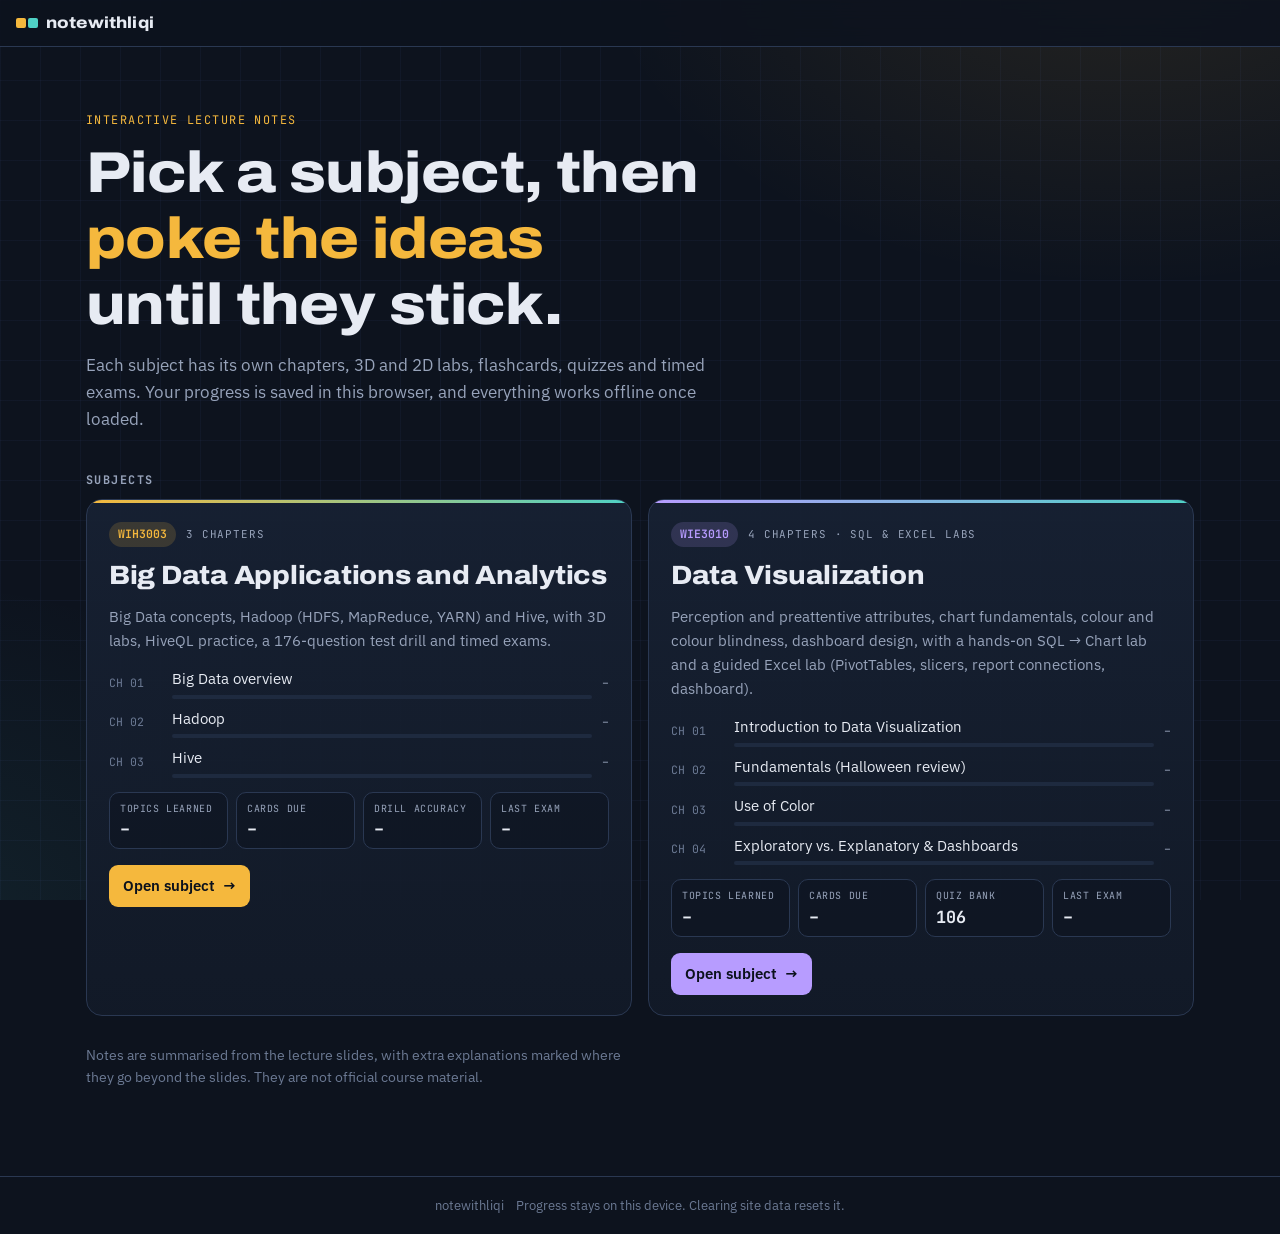
<file: index.html>
<!doctype html>
<html lang="en">
<head>
<meta charset="utf-8">
<meta name="viewport" content="width=device-width, initial-scale=1, viewport-fit=cover">
<title>notewithliqi</title>
<meta name="description" content="notewithliqi: interactive revision notes for university subjects, with 3D labs, flashcards, quizzes and timed exams. Works offline.">
<meta name="theme-color" content="#0D131E">
<meta name="color-scheme" content="dark">
<meta property="og:type" content="website">
<meta property="og:title" content="notewithliqi">
<meta property="og:description" content="Interactive revision notes with 3D labs, flashcards, quizzes and timed exams.">
<link rel="icon" href="icons/icon-192.png" type="image/png">
<link rel="apple-touch-icon" href="icons/apple-touch-icon.png">
<link rel="manifest" href="manifest.webmanifest">
<meta name="apple-mobile-web-app-capable" content="yes">
<meta name="apple-mobile-web-app-title" content="notewithliqi">
<script>
/* Runs first. 1) An old offline copy of this site (before subjects had their own folders) answers every address
   with this page; if that happened, clear it and load the real page. 2) Old links such as /#ch2 now live under /big-data/. */
(function(){var ids=["big-data", "data-viz"],p=location.pathname,stale=false;for(var i=0;i<ids.length;i++){if(p.indexOf("/"+ids[i]+"/")>=0)stale=true}
 if(stale){var done=false;try{done=sessionStorage.getItem("nlq-fix")==="1";sessionStorage.setItem("nlq-fix","1")}catch(e){}
  if(!done){var go=function(){location.reload()};if(navigator.serviceWorker&&navigator.serviceWorker.getRegistrations){navigator.serviceWorker.getRegistrations().then(function(rs){return Promise.all(rs.map(function(r){return r.update().catch(function(){}).then(function(){return r.unregister()})}))}).then(go,go)}else go()}
  return}
 var fwd=function(){var h=location.hash;if(h&&h.length>1)location.replace("big-data/"+h)};fwd();window.addEventListener("hashchange",fwd)})();
</script>
<link rel="preconnect" href="https://fonts.googleapis.com">
<link rel="preconnect" href="https://fonts.gstatic.com" crossorigin>
<link rel="stylesheet" href="https://fonts.googleapis.com/css2?family=Archivo:wdth,wght@62..125,400..800&family=IBM+Plex+Sans:wght@400;500;600&family=JetBrains+Mono:wght@400;600&display=swap">
<link rel="stylesheet" href="shared/core.css">
<style>
/* hub only: the subject picker */
body{min-height:100vh;display:flex;flex-direction:column;
 background:
  radial-gradient(60vmax 40vmax at 88% -8%,#F5B83D1c,transparent 70%),
  radial-gradient(50vmax 40vmax at -6% 104%,#4FD1C514,transparent 70%),
  linear-gradient(#7C98FF0b 1px,transparent 1px) 0 0/40px 40px,
  linear-gradient(90deg,#7C98FF0b 1px,transparent 1px) 0 0/40px 40px,
  var(--bg);background-attachment:fixed}
.hub-top .wrap{justify-content:space-between}
.hub-top .brand{font-size:1rem;letter-spacing:.01em}
.hub-top .acts{display:flex;align-items:center;gap:10px}
.hub-main{flex:1;padding:clamp(28px,6vw,64px) 0 48px}
.hub-eyebrow{font-family:var(--f-mono);font-size:.74rem;text-transform:uppercase;letter-spacing:.12em;color:var(--amber)}
.hub-h1{font-size:clamp(2.1rem,5.4vw,3.6rem);font-weight:800;font-stretch:112%;margin-top:10px;max-width:18ch}
.hub-h1 em{font-style:normal;color:var(--amber)}
.hub-lede{color:var(--muted);font-size:1.06rem;max-width:62ch;margin-top:14px}
.today{display:flex;flex-wrap:wrap;gap:10px;margin-top:26px}
.today a,.today div{display:flex;align-items:center;gap:12px;padding:12px 16px;border:1px solid var(--line);border-radius:12px;background:color-mix(in srgb,var(--surface) 82%,transparent);color:var(--fg);text-decoration:none;min-width:0}
.today a:hover{border-color:var(--amber)}
.today .k{display:block;font-family:var(--f-mono);font-size:.68rem;text-transform:uppercase;letter-spacing:.08em;color:var(--muted)}
.today b{display:block;font-family:var(--f-display);font-weight:700}
.today small{color:var(--muted);display:block;white-space:nowrap;overflow:hidden;text-overflow:ellipsis;max-width:46ch}
.today .num{font:700 1.4rem var(--f-mono);color:var(--teal);font-variant-numeric:tabular-nums}
.subj-h{font-family:var(--f-mono);font-size:.74rem;text-transform:uppercase;letter-spacing:.12em;color:var(--muted);margin:40px 0 12px}
.subjects{display:grid;grid-template-columns:repeat(auto-fill,minmax(min(100%,420px),1fr));gap:16px}
.sc{position:relative;display:flex;flex-direction:column;gap:14px;padding:22px 22px 20px;border:1px solid var(--line);border-radius:16px;background:linear-gradient(180deg,color-mix(in srgb,var(--surface) 92%,transparent),color-mix(in srgb,var(--bg-2) 92%,transparent));overflow:hidden}
.sc::before{content:"";position:absolute;inset:0 0 auto;height:3px;background:linear-gradient(90deg,var(--a1),var(--a2))}
.sc.live:hover{border-color:color-mix(in srgb,var(--a1) 60%,var(--line))}
.sc .row{display:flex;align-items:center;gap:10px;flex-wrap:wrap}
.sc .code{font-family:var(--f-mono);font-size:.72rem;padding:3px 9px;border-radius:999px;background:color-mix(in srgb,var(--a1) 16%,transparent);color:var(--a1);font-weight:600}
.sc .st{font-family:var(--f-mono);font-size:.68rem;text-transform:uppercase;letter-spacing:.08em;color:var(--muted)}
.sc h2{font-size:clamp(1.35rem,2.6vw,1.65rem);font-weight:800;font-stretch:108%}
.sc h2 a{color:inherit;text-decoration:none}
.sc h2 a::after{content:"";position:absolute;inset:0;z-index:0}
.sc p{color:var(--muted)}
.sc .chs{display:grid;gap:8px;margin:0;padding:0;list-style:none}
.sc .chs li{display:grid;grid-template-columns:3.6em 1fr auto;gap:10px;align-items:center;font-size:.92rem}
.sc .chs .n{font-family:var(--f-mono);font-size:.72rem;color:var(--dim)}
.sc .chs .t{display:grid;gap:4px;min-width:0}
.sc .chs .t span{white-space:nowrap;overflow:hidden;text-overflow:ellipsis}
.sc .chs .bar{height:4px;border-radius:2px;background:var(--surface-2);overflow:hidden}
.sc .chs .bar i{display:block;height:100%;width:0;background:var(--a2);transition:width .5s}
.sc .chs .v{font-family:var(--f-mono);font-size:.72rem;color:var(--muted);font-variant-numeric:tabular-nums}
.sc .stats{display:grid;grid-template-columns:repeat(4,minmax(0,1fr));gap:8px}
.sc .stats div{border:1px solid var(--line);border-radius:10px;padding:8px 10px;background:color-mix(in srgb,var(--bg) 50%,transparent)}
.sc .stats span{display:block;font-family:var(--f-mono);font-size:.62rem;text-transform:uppercase;letter-spacing:.06em;color:var(--muted)}
.sc .stats b{display:block;font:700 1.05rem var(--f-mono);font-variant-numeric:tabular-nums;margin-top:2px}
@media (max-width:520px){.sc .stats{grid-template-columns:repeat(2,minmax(0,1fr))}}
.sc .cta{display:flex;gap:10px;flex-wrap:wrap;margin-top:2px;position:relative;z-index:1}
.sc .cta a{display:inline-flex;align-items:center;gap:8px;padding:9px 14px;border-radius:9px;text-decoration:none;font-weight:600;font-size:.92rem}
.sc .cta .go{background:var(--a1);color:#0B111C}
.sc .cta .go:hover{filter:brightness(1.08)}
.sc .cta .cont{border:1px solid var(--line);color:var(--fg);max-width:100%}
.sc .cta .cont:hover{border-color:var(--a1)}
.sc .cta .cont span{white-space:nowrap;overflow:hidden;text-overflow:ellipsis;max-width:30ch;color:var(--muted);font-weight:500}
.sc.soon{align-self:start;border-style:dashed;background:color-mix(in srgb,var(--bg-2) 70%,transparent)}
.sc.soon::before{opacity:.45}
.sc.soon h2{color:var(--muted)}
.sc .ghost{display:grid;grid-template-columns:repeat(3,minmax(0,1fr));gap:8px;opacity:.5}
.sc .ghost i{height:46px;border-radius:10px;border:1px dashed var(--line)}
.hub-note{margin-top:28px;color:var(--dim);font-size:.86rem;max-width:70ch}
.hub-foot{border-top:1px solid var(--line);padding:18px 0 calc(18px + env(safe-area-inset-bottom,0px));color:var(--dim);font-size:.82rem}
.hub-foot .wrap{display:flex;justify-content:space-between;gap:12px;flex-wrap:wrap}
@media (prefers-reduced-motion:reduce){.sc .chs .bar i{transition:none}}
</style>
</head>
<body>
<a class="skip" href="#subjects">Skip to subjects</a>
<header class="topbar hub-top">
  <div class="wrap">
    <a class="brand" href="./" title="notewithliqi home"><i></i><span>notewithliqi</span></a>
    <div class="acts">
      <span class="offl" id="offline-badge" hidden title="You are offline. Saved subjects still work.">Offline</span>
      <button class="srch" id="install-btn" type="button" hidden><svg viewBox="0 0 16 16" width="15" height="15" aria-hidden="true"><path d="M8 2v8M4.5 6.5L8 10l3.5-3.5M3 13h10" fill="none" stroke="currentColor" stroke-width="1.6" stroke-linecap="round" stroke-linejoin="round"/></svg><span class="lbl">Install app</span></button>
    </div>
  </div>
</header>
<main class="hub-main">
  <div class="wrap">
    <div class="hub-eyebrow">Interactive lecture notes</div>
    <h1 class="hub-h1">Pick a subject, then <em>poke the ideas</em> until they stick.</h1>
    <p class="hub-lede">Each subject has its own chapters, 3D and 2D labs, flashcards, quizzes and timed exams. Your progress is saved in this browser, and everything works offline once loaded.</p>
    <div class="today" id="today" hidden></div>
    <h2 class="subj-h" id="subjects">Subjects</h2>
    <div class="subjects">
      <article class="sc live" data-subject="big-data" style="--a1:#F5B83D;--a2:#4FD1C5">
        <div class="row"><span class="code">WIH3003</span><span class="st">3 chapters</span></div>
        <h2><a href="big-data/">Big Data Applications and Analytics</a></h2>
        <p>Big Data concepts, Hadoop (HDFS, MapReduce, YARN) and Hive, with 3D labs, HiveQL practice, a 176-question test drill and timed exams.</p>
        <ul class="chs" aria-label="Chapters">
          <li data-ch="1"><span class="n">CH 01</span><span class="t"><span>Big Data overview</span><span class="bar"><i></i></span></span><span class="v">–</span></li>
          <li data-ch="2"><span class="n">CH 02</span><span class="t"><span>Hadoop</span><span class="bar"><i></i></span></span><span class="v">–</span></li>
          <li data-ch="3"><span class="n">CH 03</span><span class="t"><span>Hive</span><span class="bar"><i></i></span></span><span class="v">–</span></li>
        </ul>
        <div class="stats"><div><span>Topics learned</span><b data-k="learned">–</b></div><div><span>Cards due</span><b data-k="due">–</b></div><div><span>Drill accuracy</span><b data-k="drill">–</b></div><div><span>Last exam</span><b data-k="exam">–</b></div></div>
        <div class="cta"><a class="go" href="big-data/">Open subject <span aria-hidden="true">→</span></a><a class="cont" href="big-data/" hidden>Continue <span></span></a></div>
      </article>
      <article class="sc live" data-subject="data-viz" style="--a1:#B79CFF;--a2:#4FD1C5">
        <div class="row"><span class="code">WIE3010</span><span class="st">4 chapters · SQL &amp; Excel labs</span></div>
        <h2><a href="data-viz/">Data Visualization</a></h2>
        <p>Perception and preattentive attributes, chart fundamentals, colour and colour blindness, dashboard design, with a hands-on SQL → Chart lab and a guided Excel lab (PivotTables, slicers, report connections, dashboard).</p>
        <ul class="chs" aria-label="Chapters">
          <li data-ch="1"><span class="n">CH 01</span><span class="t"><span>Introduction to Data Visualization</span><span class="bar"><i></i></span></span><span class="v">–</span></li>
          <li data-ch="2"><span class="n">CH 02</span><span class="t"><span>Fundamentals (Halloween review)</span><span class="bar"><i></i></span></span><span class="v">–</span></li>
          <li data-ch="3"><span class="n">CH 03</span><span class="t"><span>Use of Color</span><span class="bar"><i></i></span></span><span class="v">–</span></li>
          <li data-ch="4"><span class="n">CH 04</span><span class="t"><span>Exploratory vs. Explanatory &amp; Dashboards</span><span class="bar"><i></i></span></span><span class="v">–</span></li>
        </ul>
        <div class="stats"><div><span>Topics learned</span><b data-k="learned">–</b></div><div><span>Cards due</span><b data-k="due">–</b></div><div><span>Quiz bank</span><b>106</b></div><div><span>Last exam</span><b data-k="exam">–</b></div></div>
        <div class="cta"><a class="go" href="data-viz/">Open subject <span aria-hidden="true">→</span></a><a class="cont" href="data-viz/" hidden>Continue <span></span></a></div>
      </article>
    </div>
    <p class="hub-note">Notes are summarised from the lecture slides, with extra explanations marked where they go beyond the slides. They are not official course material.</p>
  </div>
</main>
<footer class="hub-foot"><div class="wrap"><span>notewithliqi</span><span>Progress stays on this device. Clearing site data resets it.</span></div></footer>
<script>
(function(){"use strict";
const SUBJECTS=[{"id": "big-data", "status": "live", "title": "Big Data Applications and Analytics", "short": "Big Data", "prefix": "bdl-", "href": "big-data/"}, {"id": "data-viz", "status": "live", "title": "Data Visualization", "short": "Data Viz", "prefix": "dvl-", "href": "data-viz/"}];
const get=k=>{try{return JSON.parse(localStorage.getItem(k))}catch(e){return null}};
const esc=s=>String(s).replace(/[&<>"]/g,c=>({"&":"&amp;","<":"&lt;",">":"&gt;",'"':"&quot;"}[c]));
const $=s=>document.querySelector(s);
const now=Date.now();let dueAll=0,dueTop=null,dueMax=0;
SUBJECTS.filter(s=>s.status==="live").forEach(s=>{const card=document.querySelector(`[data-subject="${s.id}"]`);if(!card)return;
 const sm=get(s.prefix+"summary"),srs=get(s.prefix+"srs")||{};
 const seen=Object.keys(srs).length,due=Object.values(srs).filter(r=>r&&r.due<=now).length,fresh=sm?Math.max(0,sm.cards-seen):null;
 dueAll+=due;if(due>dueMax){dueMax=due;dueTop=s}
 const set=(k,v,c)=>{const b=card.querySelector(`[data-k="${k}"]`);if(b){b.textContent=v;if(c)b.style.color=c}};
 if(sm){set("learned",`${sm.learned}/${sm.topics}`);
  (sm.chapters||[]).forEach(c=>{const li=card.querySelector(`[data-ch="${c.n}"]`);if(!li)return;li.querySelector(".bar i").style.width=(c.total?c.done/c.total*100:0)+"%";li.querySelector(".v").textContent=`${c.done}/${c.total}`});
  if(sm.drill){const n=sm.drill.c+sm.drill.w;if(n){const p=Math.round(sm.drill.c/n*100);set("drill",p+"%",p>=75?"var(--teal)":p>=50?"var(--amber)":"var(--rose)")}}
  if(sm.exam!=null)set("exam",sm.exam+"%",sm.exam>=75?"var(--teal)":sm.exam>=50?"var(--amber)":"var(--rose)");
  if(sm.last&&sm.lastLabel){const c=card.querySelector(".cont");c.href=s.href+sm.last;c.querySelector("span").textContent=sm.lastLabel;c.hidden=false}}
 set("due",fresh!=null?`${due}`:"–");const d=card.querySelector('[data-k="due"]');if(d&&fresh!=null)d.title=`${due} due now, ${fresh} not started`});
const last=get("nlq-last"),ls=last&&SUBJECTS.find(s=>s.id===last.id&&s.status==="live");let h="";
if(ls&&last.hash)h+=`<a href="${esc(ls.href+last.hash)}"><span><span class="k">Continue · ${esc(ls.short)}</span><b>${esc(last.label||"Where you left off")}</b><small>${esc(ls.title)}</small></span><span aria-hidden="true">→</span></a>`;
if(dueAll)h+=`<a href="${esc(dueTop.href+"#glossary")}"><span class="num">${dueAll}</span><span><span class="k">Flashcards due today</span><b>Review them now</b><small>${esc(dueTop.title)}</small></span><span aria-hidden="true">→</span></a>`;
if(h){$("#today").innerHTML=h;$("#today").hidden=false}
const offB=$("#offline-badge"),net=()=>{offB.hidden=navigator.onLine};addEventListener("online",net);addEventListener("offline",net);net();
let ev=null;addEventListener("beforeinstallprompt",e=>{e.preventDefault();ev=e;$("#install-btn").hidden=false});
$("#install-btn").onclick=async()=>{if(!ev)return;ev.prompt();try{await ev.userChoice}catch(e){}ev=null;$("#install-btn").hidden=true};
addEventListener("pageshow",e=>{if(e.persisted)location.reload()});
})();
</script>
<script>
(function(){if(!("serviceWorker" in navigator))return;var h=location.hostname;if(location.protocol!=="https:"&&h!=="localhost"&&h!=="127.0.0.1")return;
 window.addEventListener("load",function(){var first=!navigator.serviceWorker.controller;
  navigator.serviceWorker.register("sw.js").then(function(reg){
   reg.addEventListener("updatefound",function(){var w=reg.installing;if(!w)return;w.addEventListener("statechange",function(){
    if(w.state==="activated"&&first){first=false;window.bdlToast&&bdlToast("Saved for offline use. This site now works without internet.")}})});
   setInterval(function(){reg.update().catch(function(){})},60*60*1000);
  }).catch(function(){});
 });
})();
</script>
</body>
</html>
</file>
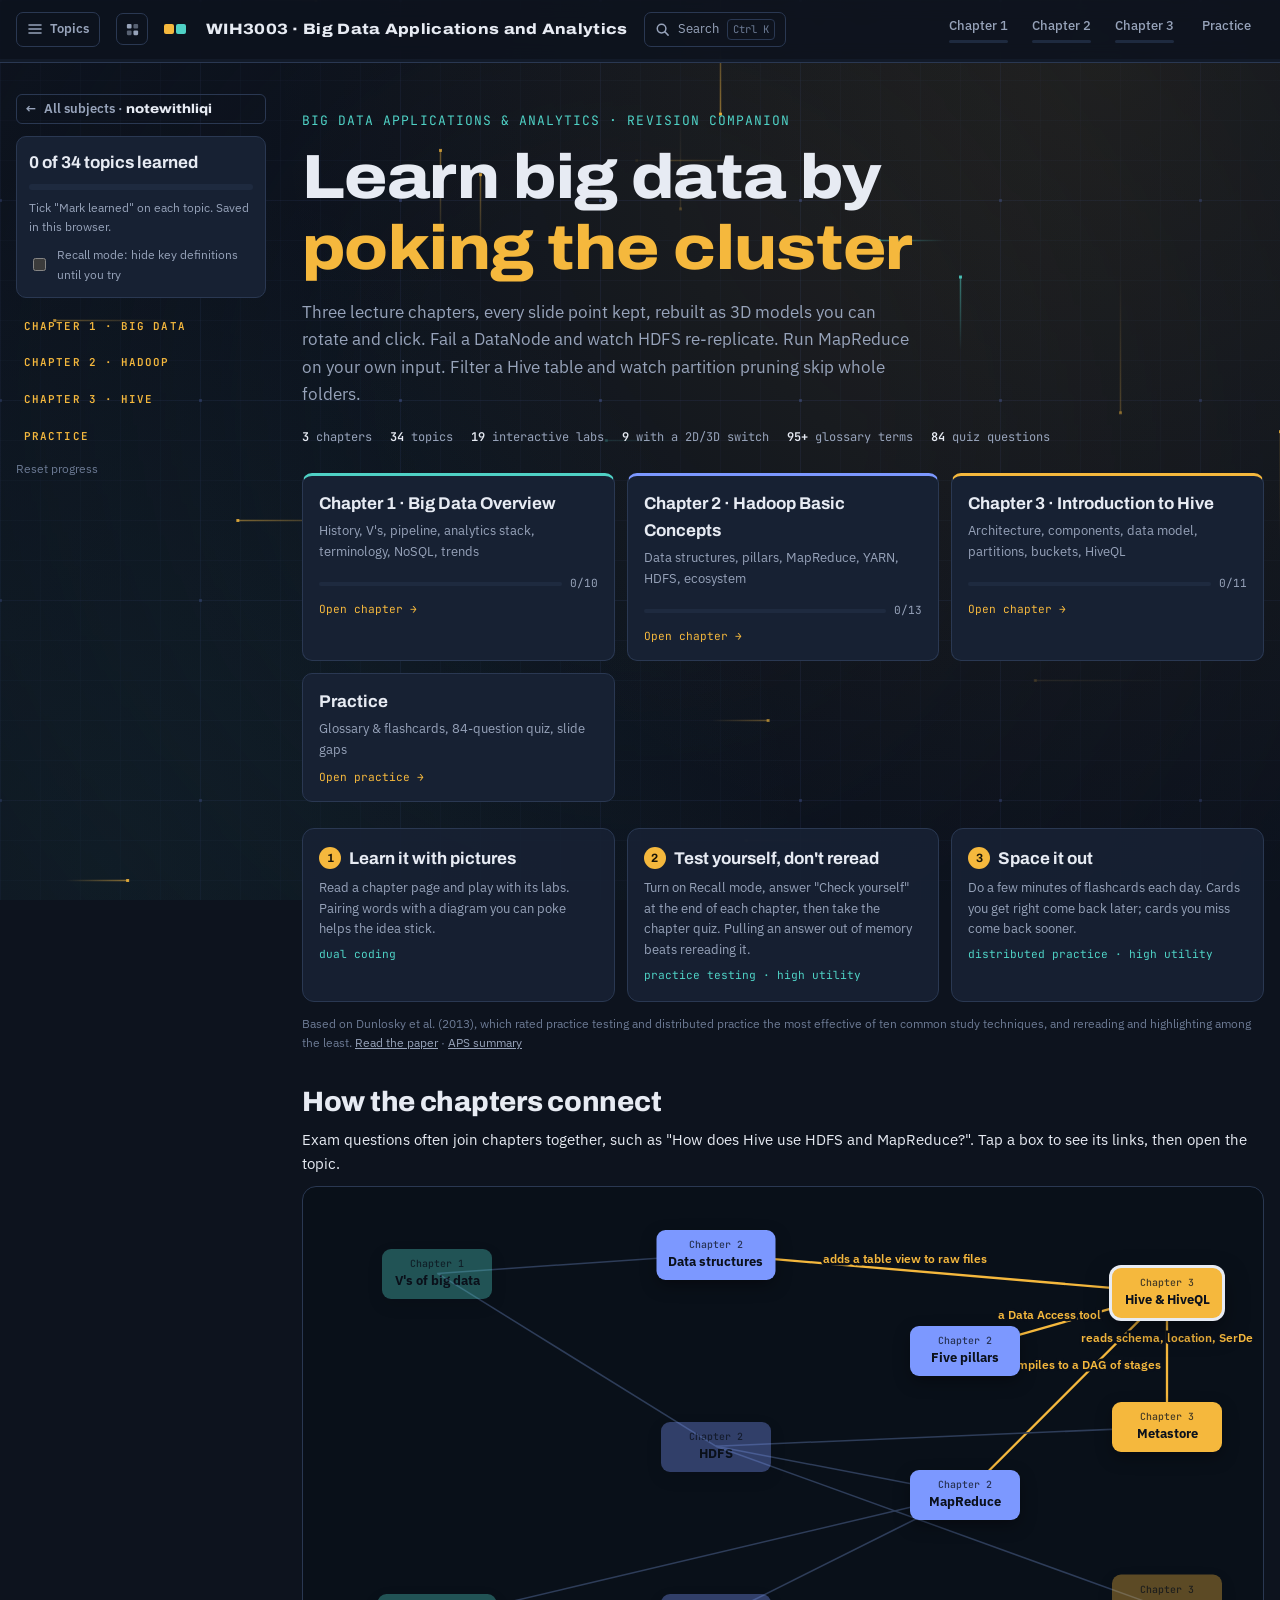
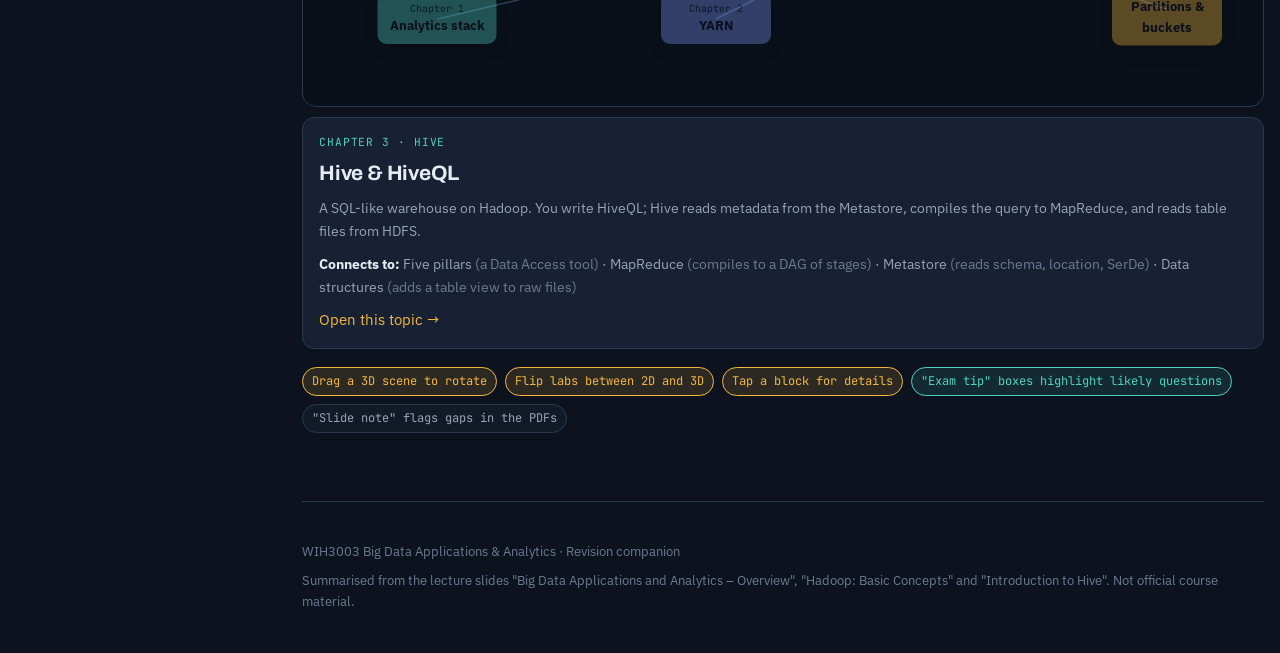
<file: big-data/index.html>
<!doctype html>
<html lang="en">
<head>
<meta charset="utf-8">
<meta name="viewport" content="width=device-width, initial-scale=1, viewport-fit=cover">
<title>Big Data Applications and Analytics</title>
<meta name="description" content="Interactive revision for WIH3003 Big Data Applications and Analytics: Big Data, Hadoop, HDFS, MapReduce, YARN and Hive labs, HiveQL practice, spaced-repetition flashcards, quizzes and timed exams. Works offline.">
<meta name="theme-color" content="#0D131E">
<meta name="color-scheme" content="dark">
<meta property="og:type" content="website">
<meta property="og:title" content="Big Data Applications and Analytics · notewithliqi">
<meta property="og:description" content="Interactive revision for WIH3003 Big Data Applications and Analytics: Big Data, Hadoop, HDFS, MapReduce, YARN and Hive labs, HiveQL practice, spaced-repetition flashcards, quizzes and timed exams. Works offline.">
<link rel="icon" href="../icons/icon-192.png" type="image/png">
<link rel="apple-touch-icon" href="../icons/apple-touch-icon.png">
<link rel="manifest" href="../manifest.webmanifest">
<meta name="apple-mobile-web-app-capable" content="yes">
<meta name="apple-mobile-web-app-title" content="notewithliqi">
<link rel="preload" href="../vendor/three-r128.min.js" as="script">
<link rel="preconnect" href="https://fonts.googleapis.com">
<link rel="preconnect" href="https://fonts.gstatic.com" crossorigin>
<link rel="stylesheet" href="https://fonts.googleapis.com/css2?family=Archivo:wdth,wght@62..125,400..800&family=IBM+Plex+Sans:wght@400;500;600&family=JetBrains+Mono:wght@400;600&display=swap">
<link rel="stylesheet" href="../shared/core.css">
</head>
<body>
<noscript><p style="padding:16px;color:#E7EBF3">This site needs JavaScript for its labs, flashcards and quiz. The notes still display without it.</p></noscript>

<a class="skip" href="#main">Skip to content</a>
<header class="topbar">
  <div class="wrap">
    <button class="side-btn" type="button" id="side-btn" aria-controls="side" aria-expanded="true"><svg viewBox="0 0 16 16" aria-hidden="true"><path d="M2 4h12M2 8h12M2 12h12" stroke="currentColor" stroke-width="1.6" stroke-linecap="round"/></svg><span>Topics</span></button>
    <a class="hub-link" href="../" title="All subjects" aria-label="All subjects"><svg viewBox="0 0 16 16" aria-hidden="true"><rect x="2" y="2" width="5" height="5" rx="1.2" fill="currentColor"/><rect x="9" y="2" width="5" height="5" rx="1.2" fill="currentColor" opacity=".55"/><rect x="2" y="9" width="5" height="5" rx="1.2" fill="currentColor" opacity=".55"/><rect x="9" y="9" width="5" height="5" rx="1.2" fill="currentColor"/></svg></a>
    <a class="brand" href="#home" title="Subject home"><i></i><span><span class="code">WIH3003 · </span>Big Data Applications and Analytics</span></a>
    <button class="srch" id="srch-btn" type="button" aria-label="Search topics and terms (Ctrl+K)"><svg viewBox="0 0 16 16" width="15" height="15" aria-hidden="true"><circle cx="7" cy="7" r="4.6" fill="none" stroke="currentColor" stroke-width="1.6"/><path d="M10.5 10.5L14 14" stroke="currentColor" stroke-width="1.6" stroke-linecap="round"/></svg><span class="lbl">Search</span><kbd>Ctrl K</kbd></button>
    <span class="offl" id="offline-badge" hidden title="You are offline. Everything on this site still works.">Offline</span>
    <button class="srch" id="install-btn" type="button" hidden><svg viewBox="0 0 16 16" width="15" height="15" aria-hidden="true"><path d="M8 2v8M4.5 6.5L8 10l3.5-3.5M3 13h10" fill="none" stroke="currentColor" stroke-width="1.6" stroke-linecap="round" stroke-linejoin="round"/></svg><span class="lbl">Install app</span></button>
    <nav class="nav" id="topnav" aria-label="Chapters"></nav>
  </div>
  <div class="readbar" aria-hidden="true"><i id="readbar"></i></div>
</header>

<canvas id="bg" aria-hidden="true"></canvas>
<div class="scrim" id="scrim"></div>
<div class="cmdk" id="cmdk" hidden role="dialog" aria-modal="true" aria-label="Search">
  <div class="cmdk-box">
    <input type="text" id="cmdk-q" placeholder="Search topics, labs, terms and actions…" aria-label="Search" aria-controls="cmdk-res" autocomplete="off">
    <ul class="cmdk-res" id="cmdk-res" role="listbox"></ul>
    <div class="cmdk-foot"><span><kbd>↑</kbd> <kbd>↓</kbd> move</span><span><kbd>Enter</kbd> open</span><span><kbd>Esc</kbd> close</span><span><kbd>/</kbd> search</span><span><kbd>[</kbd> <kbd>]</kbd> previous / next page</span></div>
  </div>
</div>
<button class="totop" type="button" id="totop" aria-label="Back to top" hidden>↑</button>
<div class="toast" id="toast" role="status" aria-live="polite" hidden><span id="toast-msg"></span><button class="btn primary" type="button" id="toast-act" hidden></button><button class="toast-x" type="button" id="toast-x" aria-label="Dismiss">✕</button></div>
<div class="shell">
<aside class="side" id="side" aria-label="Topics">
  <a class="side-hub" href="../"><span aria-hidden="true">←</span><span>All subjects · <b>notewithliqi</b></span></a>
  <div class="prog"><b id="prog-num">0 of 0 topics learned</b><div class="ptrack"><i id="prog-bar" style="width:0"></i></div><small>Tick "Mark learned" on each topic. Saved in this browser.</small><label class="recall-tg" for="recall"><input type="checkbox" id="recall"> Recall mode: hide key definitions until you try</label></div>
  <nav id="side-nav"></nav>
  <button class="reset" type="button" id="prog-reset">Reset progress</button>
</aside>
<main id="main">
  <section class="hero" data-view="home" id="home">
    <div class="eyebrow">Big Data Applications &amp; Analytics · Revision companion</div>
    <h1>Learn big data by <em>poking the cluster</em></h1>
    <p class="lede">Three lecture chapters, every slide point kept, rebuilt as 3D models you can rotate and click. Fail a DataNode and watch HDFS re-replicate. Run MapReduce on your own input. Filter a Hive table and watch partition pruning skip whole folders.</p>
    <div class="meta"><span><b>3</b> chapters</span><span><b>34</b> topics</span><span><b>19</b> interactive labs</span><span><b>9</b> with a 2D/3D switch</span><span><b>95+</b> glossary terms</span><span><b>84</b> quiz questions</span></div>
    <div class="resume" id="resume" hidden></div>
    <div class="toc" id="home-toc"></div>
    <div class="howto" aria-label="How to revise with this site">
      <div><b>Learn it with pictures</b><p>Read a chapter page and play with its labs. Pairing words with a diagram you can poke helps the idea stick.</p><span class="why">dual coding</span></div>
      <div><b>Test yourself, don't reread</b><p>Turn on Recall mode, answer "Check yourself" at the end of each chapter, then take the chapter quiz. Pulling an answer out of memory beats rereading it.</p><span class="why">practice testing · high utility</span></div>
      <div><b>Space it out</b><p>Do a few minutes of flashcards each day. Cards you get right come back later; cards you miss come back sooner.</p><span class="why">distributed practice · high utility</span></div>
    </div>
    <p class="sources">Based on Dunlosky et al. (2013), which rated practice testing and distributed practice the most effective of ten common study techniques, and rereading and highlighting among the least. <a href="https://doi.org/10.1177/1529100612453266" target="_blank" rel="noopener">Read the paper</a> · <a href="https://www.psychologicalscience.org/news/releases/which-study-strategies-make-the-grade.html" target="_blank" rel="noopener">APS summary</a></p>
    <div class="cmap-wrap">
      <h2 class="cmap-h">How the chapters connect</h2>
      <p class="sub">Exam questions often join chapters together, such as "How does Hive use HDFS and MapReduce?". Tap a box to see its links, then open the topic.</p>
      <div class="cmap-scroll"><div class="cmap" id="cmap"></div></div>
      <div class="panel cmap-info" id="cmap-info"></div>
    </div>
    <div class="chips"><span class="chip on">Drag a 3D scene to rotate</span><span class="chip on">Flip labs between 2D and 3D</span><span class="chip on">Tap a block for details</span><span class="chip t">"Exam tip" boxes highlight likely questions</span><span class="chip">"Slide note" flags gaps in the PDFs</span></div>
  </section>

  <!-- ===================== CHAPTER 1 ===================== -->
  <section class="chapter" id="ch1" data-view="ch1" data-ch="1" data-name="Big Data" data-title="Big Data Overview" data-sub="History, V's, pipeline, analytics stack, terminology, NoSQL, trends">
    <div class="ch-head">
      <span class="num" aria-hidden="true">01</span>
      <span class="eyebrow">Chapter 1</span>
      <h2>Big Data Applications &amp; Analytics: Overview</h2>
      <p>Topics: concepts &amp; terminology, big data applications, history of big data, 3Vs to 6Vs, the analytics stack, and big data V's to M's. Learning outcome: describe big data concepts, including big data technologies, analytics, NoSQL and machine learning.</p>
    </div>

    <article class="topic">
      <div class="topic-head"><span class="tnum">1.1</span><h3>History of big data &amp; the data size scale</h3></div>
      <div class="def"><b>Big Data</b> is any data that is <b>expensive to manage</b> and <b>hard to extract value from</b>. <span style="color:var(--muted)">(Michael Franklin, Director of the Algorithms, Machines and People Lab, UC Berkeley)</span></div>
      <p class="sub">Each unit is 1000× the one before. Tap a unit to see the slide's example.</p>
      <div class="scale" id="scale"></div>
      <div class="scale-out card"><div class="pow" id="scale-pow"></div><div style="min-width:0;flex:1"><h4 id="scale-name"></h4><p id="scale-ex"></p></div></div>
      <p class="note">"Brontobyte" is not an official unit. The SI prefixes for 10²⁷ and 10³⁰ are ronna and quetta (added 2022). The infographic is old, so "Yottabyte = our digital universe today" is an exaggeration.</p>
    </article>

    <article class="topic">
      <div class="topic-head"><span class="tnum">1.2</span><h3>Big data analytics &amp; applications</h3></div>
      <div class="def"><b>Big data analytics</b> is the process of examining large data sets to uncover <b>hidden patterns</b>, <b>unknown correlations</b>, <b>market trends</b>, <b>customer preferences</b> and other useful business information.</div>
      <p class="sub">10 applications (source: analyticsvidhya.com, 2015)</p>
      <div class="chips" style="margin:0">
        <span class="chip">Internet search</span><span class="chip">Digital advertisements (targeting &amp; re-targeting)</span><span class="chip">Recommender systems</span><span class="chip">Image recognition</span><span class="chip">Speech recognition</span><span class="chip">Gaming</span><span class="chip">Price comparison websites</span><span class="chip">Airline route planning</span><span class="chip">Fraud &amp; risk detection</span><span class="chip">Delivery logistics</span>
      </div>
    </article>

    <article class="topic">
      <div class="topic-head"><span class="tnum">1.3</span><h3>The Hadoop ecosystem grows (Apache / Cloudera timeline)</h3></div>
      <p class="sub">"Hadoop is so much more than just Hadoop." Drag the slider. Amber chips are new that year; every year keeps the tools from before.</p>
      <div class="timeline">
        <input type="range" id="eco" min="0" max="6" step="1" value="0" aria-label="Year">
        <div class="years"><span>2006</span><span>2008</span><span>2009</span><span>2010</span><span>2011</span><span>2012</span><span>Present</span></div>
        <div class="chips" id="eco-chips" style="margin:0"></div>
      </div>
      <div class="lab">
        <div class="stage" id="st-eco" style="height:380px"><span class="hint">Drag to rotate · move the slider · tap a block</span></div>
        <aside class="panel" id="pn-eco"></aside>
      </div>
      <p class="note">Whirr, Avro, Bigtop, MRUnit, Impala, Parquet and Sentry appear only on this slide. Neither chapter explains them.</p>
    </article>

    <article class="topic">
      <div class="topic-head"><span class="tnum">1.4</span><h3>The big data pipeline (Intel slides)</h3></div>
      <p class="sub">Each particle is a piece of data travelling from its source, into storage, through the servers, and out as insight. Tap any part.</p>
      <div class="lab">
        <div class="stage" id="st-pipe" style="height:400px"><span class="hint">Drag to rotate · tap a source, store, server or insight</span></div>
        <aside class="panel" id="pn-pipe"></aside>
      </div>
      <div class="pipe">
        <div class="card"><span class="tag">Gather</span><h4>Sources</h4><p>Medical scans, social media, news &amp; journals, satellite images, e-commerce, TV &amp; video, sensors &amp; surveillance. Data is collected from all of them.</p></div>
        <div class="card"><span class="tag">Store</span><h4>Correlate</h4><p>Collected data is correlated and stored together.</p></div>
        <div class="card"><span class="tag">Manipulate</span><h4>Analyze / Predict</h4><p>Servers analyse the stored data and make predictions.</p></div>
        <div class="card"><span class="tag">Untapped value</span><h4>Insight</h4><p>Business intelligence, biodiversity trends, customer purchase habits, epidemic migration paths, falls prevention for the elderly, extreme weather prediction. Also: answers and improved ROI.</p></div>
      </div>
      <p class="sub">Key question on the slides: data is moving in from a variety of sources. How can we keep up?</p>
      <div class="grid2">
        <div class="card"><span class="tag">Data growth · Oracle, source ESG</span><h4>80 EB (2013) → 300 EB (2015)</h4><p>Growth is driven by unstructured data: <b style="color:var(--fg)">88% unstructured</b> (applications → backup &amp; archive) vs <b style="color:var(--fg)">12% structured</b> (databases → backup). Curve label reads roughly "growing ~50% per year".</p>
          <div class="growth" role="img" aria-label="Bar chart: 80 exabytes in 2013 and 300 exabytes in 2015, each 88% unstructured and 12% structured">
            <div class="gcol"><b>80 EB</b><div class="gbar" style="height:40px"><i class="u"></i><i class="s" style="height:12%"></i></div><span>2013</span></div>
            <div class="gcol"><b>300 EB</b><div class="gbar" style="height:150px"><i class="u"></i><i class="s" style="height:12%"></i></div><span>2015</span></div>
          </div>
          <div class="legend"><span><i style="background:var(--teal)"></i>Unstructured 88%</span><span><i style="background:var(--amber)"></i>Structured 12%</span></div></div>
        <div class="note" style="align-self:start">80 → 300 EB in two years is about 94% per year, not 50%. Treat the chart as illustrative.</div>
      </div>
    </article>

    <article class="topic">
      <div class="topic-head"><span class="tnum">1.5</span><h3>The V's of big data, as particles</h3></div>
      <p class="sub">Each particle is a piece of data. Switch the V to see how it behaves.</p>
      <div class="controls" id="v-btns"></div>
      <div class="lab">
        <div class="stage" id="st-vs"><span class="hint">Drag to rotate</span></div>
        <aside class="panel" id="pn-vs"></aside>
      </div>
      <p class="tip">Learn each V with its slide label: Volume = data at rest, Velocity = data in motion, Variety = data in many forms, Veracity = data in doubt.</p>
      <p class="note">On the slide, Veracity carries an asterisk (*) with no footnote. It most likely marks the V that IBM added to Laney's original three.</p>
    </article>

    <article class="topic">
      <div class="topic-head"><span class="tnum">1.6</span><h3>From 3Vs to 4Vs, 5Vs and 6Vs</h3></div>
      <div class="vevo">
        <div class="controls" id="vevo-btns"></div>
        <div class="vchips" id="vevo-chips"></div>
        <div class="tbl"><table>
          <thead><tr><th>Demchenko's 5Vs</th><th>Sub-points</th></tr></thead>
          <tbody>
            <tr><td><b>Volume</b></td><td>Records/archived, table/text/file, transactions</td></tr>
            <tr><td><b>Velocity</b></td><td>Stream data, processes, real time, batches</td></tr>
            <tr><td><b>Variety</b></td><td>Structured, semi-structured, unstructured, multi-factors</td></tr>
            <tr><td><b>Veracity</b></td><td>Trustworthiness, authenticity, origin, accountability</td></tr>
            <tr><td><b>Value</b></td><td>Hypothetical, correlations, events, statistical</td></tr>
          </tbody></table></div>
        <p class="tip">Who added what: Laney 3Vs (Volume, Variety, Velocity) → IBM +Veracity → Demchenko +Value → Microsoft +Visibility.</p>
        <p class="note">The slide says "Records/achieved". This is a typo for "archived". Visibility (Microsoft's 6th V) is named but never described.</p>
      </div>
    </article>

    <article class="topic">
      <div class="topic-head"><span class="tnum">1.7</span><h3>The analytics stack (5 layers)</h3></div>
      <p class="sub">Read it bottom to top: infrastructure → big data platforms → analytics platforms → analytics tools → analytics solutions. Tap a block.</p>
      <div class="lab">
        <div class="stage" id="st-stack"><span class="hint">Drag to rotate · tap a block</span></div>
        <aside class="panel" id="pn-stack"></aside>
      </div>
      <p class="tip">Layers 2 and 3 each have two halves: stream (data in motion) and stored (data at rest). Be ready to give one example for each half, e.g. Storm vs Hadoop, Esper vs Pentaho.</p>
    </article>

    <article class="topic">
      <div class="topic-head"><span class="tnum">1.8</span><h3>Concepts &amp; terminology</h3></div>
      <div class="grid3">
        <div class="card"><span class="tag">Terminologies</span><p>Big Data Technologies, Datasets, Machine Learning, NoSQL, Cloud Computing</p></div>
        <div class="card"><span class="tag">Frameworks</span><p>Hadoop, Spark, Storm, Flume</p></div>
        <div class="card"><span class="tag">Programming languages</span><p>R, Python, Java, Scala, Julia</p></div>
      </div>
      <div class="grid2">
        <div class="card"><h4>Data Science</h4><p>An emerging area of work concerned with the collection, preparation, analysis, visualization, management and preservation of large collections of information.</p></div>
        <div class="card"><h4>Machine Learning</h4><p>A type of artificial intelligence (AI) that gives computers the ability to learn without being explicitly programmed.</p></div>
        <div class="card"><h4>Datasets</h4><p>Collections or groups of related data. Each member shares the same set of attributes or properties.</p><ul><li>Tweets stored in a flat file</li><li>A collection of image files in a directory</li><li>Rows extracted from a database table, stored as CSV</li><li>Historical weather observations stored as XML files</li></ul></div>
        <div class="card"><h4>NoSQL database</h4><p>A mechanism for storage and retrieval of data modelled in means <b style="color:var(--fg)">other than</b> the tabular relations used in relational databases.</p></div>
        <div class="card"><h4>Cloud Computing</h4><p>Using a network of remote servers hosted on the internet to store, manage and process data, rather than a local server or a personal computer.</p></div>
        <div class="card"><h4>Hadoop</h4><p>An open-source collection of software utilities for computations on massive amounts of data. A framework for storage in multiple locations, processed with MapReduce technology.</p></div>
      </div>
      <div class="card"><span class="tag">NoSQL characteristics</span>
        <ul><li>Non-relational</li><li>Doesn't require a schema</li><li>Data replicated to multiple nodes (identical &amp; fault-tolerant) and can be partitioned: down nodes are easily replaced, no single point of failure</li><li>Horizontally scalable</li><li>Cheap and easy to implement (open-source)</li><li>Fast key-value access</li></ul>
        <p style="margin-top:8px">Examples shown: Redis, HBase, Cassandra, MongoDB, Riak, CouchDB, Tokyo Cabinet, Scalaris, Project Voldemort, Neo4j (graph), Membase</p>
      </div>
      <div class="card nsq">
        <span class="tag">See it: horizontal scaling, partitioning and replication</span>
        <p>Twelve keys are spread (partitioned) across the nodes, and each key is kept on two nodes (replicated). Add load to scale out, then fail nodes and see which keys survive.</p>
        <div class="controls"><button class="btn primary" type="button" id="nq-load">Add load</button><button class="btn" type="button" id="nq-fail">Fail a node</button><button class="btn ghost" type="button" id="nq-reset">Reset</button></div>
        <div class="nsq-grid">
          <div class="nsq-side"><span class="kicker">Scale up (vertical) · one bigger machine</span><div class="nsq-up"><div class="nsq-box" id="nq-up"><b>1 server</b><small id="nq-up-t"></small></div></div></div>
          <div class="nsq-side"><span class="kicker">Scale out (horizontal) · more cheap machines</span><div class="nsq-nodes" id="nq-nodes"></div></div>
        </div>
        <div class="steptext" id="nq-msg"></div>
      </div>
      <p class="note">"Big Data Technologies" is listed but never defined. Data Science is defined but not in the list. The Hadoop slide appears twice.</p>
    </article>

    <article class="topic">
      <div class="topic-head"><span class="tnum">1.9</span><h3>Big data V's to M's, and three key trends</h3></div>
      <div class="def">Organisations follow competitors onto the big data bandwagon, then struggle with maintenance. Hidden costs and processes either slow the organisation or split it into silos. Many forget the four M's: <b>Make Me More Money</b>.</div>
      <div class="grid2">
        <div class="card"><span class="tag">① Top benefits · Chicago Analytics Group 2019</span><div class="bars" id="bars-1" style="margin-top:10px"></div></div>
        <div class="card"><span class="tag">③ How companies monetize data · BARC Apr 2019</span><div class="bars" id="bars-3" style="margin-top:10px"></div></div>
      </div>
      <div class="card"><span class="tag">② Where companies plan to increase investment · BI Survey 2019</span><div class="bars" id="bars-2" style="margin-top:10px"></div></div>
      <div class="card"><span class="tag">Review questions from the slides</span>
        <ul><li><b style="color:var(--fg)">What exactly is big data?</b> Franklin's definition, described through the V's.</li><li><b style="color:var(--fg)">Biggest challenges?</b> Collecting the right data, blending multiple external sources (Variety), Veracity, maintenance, hidden costs, silos.</li><li><b style="color:var(--fg)">How does analysis increase revenue?</b> Finding patterns, trends and preferences; faster innovation and efficiency; monetising via platforms, analysis results or benchmarking.</li></ul>
        <p style="margin-top:8px">Resources: <i>Big Data For Dummies</i> (Hurwitz, Nugent, Halper, Kaufman) · <i>Hadoop: The Definitive Guide</i> · bigdata.andreamostosi.name · <i>Big Data Fundamentals</i> · ScienceDirect S0306437914001288</p>
      </div>
    </article>
    <article class="topic">
      <div class="topic-head"><span class="tnum">1.10</span><h3>Common misconceptions</h3></div>
      <p class="sub">Each of these costs marks in exams. Say out loud why it's wrong before you open it.</p>
      <div class="myths"><details class="myth"><summary><span class="mx">Myth</span><span>Big data just means a lot of data.</span></summary><p><b>Actually:</b> Volume is only one V. The slides define big data as data that is expensive to manage and hard to extract value from, and Variety, Velocity and Veracity can make data "big" even when it isn't huge.</p></details><details class="myth"><summary><span class="mx">Myth</span><span>Each new V model replaced the one before it.</span></summary><p><b>Actually:</b> 3Vs, 4Vs, 5Vs and 6Vs come from different people (Laney, IBM, Demchenko, Microsoft). They are different framings, not version upgrades. Know who added which V.</p></details><details class="myth"><summary><span class="mx">Myth</span><span>Hadoop and big data mean the same thing.</span></summary><p><b>Actually:</b> Hadoop is one framework. In the analytics stack it sits in layer 2 (stored data processing), alongside stream platforms like Storm and Kafka, with analytics platforms, tools and solutions above it.</p></details><details class="myth"><summary><span class="mx">Myth</span><span>NoSQL means you can't use SQL.</span></summary><p><b>Actually:</b> NoSQL means data is stored and retrieved using models other than relational tables. It says nothing about the query language. Chapter 3's Hive even puts a SQL-like language on top of Hadoop.</p></details><details class="myth"><summary><span class="mx">Myth</span><span>Most new data is neatly structured.</span></summary><p><b>Actually:</b> The Oracle slide shows the opposite: about 88% of data growth is unstructured, stored by applications and sent to backup and archive.</p></details></div>
    </article>
  </section>

  <!-- ===================== CHAPTER 2 ===================== -->
  <section class="chapter" id="ch2" data-view="ch2" data-ch="2" data-name="Hadoop" data-title="Hadoop Basic Concepts" data-sub="Data structures, pillars, MapReduce, YARN, HDFS, ecosystem">
    <div class="ch-head">
      <span class="num" aria-hidden="true">02</span>
      <span class="eyebrow">Chapter 2</span>
      <h2>Hadoop: Basic Concepts</h2>
      <p>Learning outcomes: a comprehensive understanding of the Hadoop framework and its principles in distributed computing, and practical use of HDFS and MapReduce. Key terms: Hadoop, HDFS, MapReduce, five-step MapReduce programming model.</p>
    </div>

    <article class="topic">
      <div class="topic-head"><span class="tnum">2.1</span><h3>What happens in one internet minute</h3></div>
      <div class="card"><span class="tag">Live · since this section came into view, at the 2023 slide's per-minute rates</span>
        <div class="ticker" id="ticker" style="margin-top:8px"></div></div>
      <div class="tabs" id="min-tabs"></div>
      <div class="tiles" id="min-tiles"></div>
      <p class="sub" id="min-src"></p>
      <p class="note" id="min-note" hidden>The "2026" GO-Globe graphic is almost certainly an older graphic relabelled. It includes Skype (shut down by Microsoft in May 2025), and some figures are lower than 2022/2023 (emails 156M vs 241M).</p>
    </article>

    <article class="topic">
      <div class="topic-head"><span class="tnum">2.2</span><h3>Data structures pyramid</h3></div>
      <p class="sub">Higher means more structured. Tap a level for its definition and the slide example.</p>
      <div class="lab">
        <div class="stage" id="st-pyr"><span class="hint">Drag to rotate · tap a level</span></div>
        <aside class="panel" id="pn-pyr"></aside>
      </div>
      <p class="tip">A common question gives you examples to classify. CSV, RDBMS, spreadsheets → structured. XML → semi-structured. Clickstream, web logs, email headers, IoT streams → quasi-structured. PDFs, images, video → unstructured.</p>
      <p class="note">The pyramid slide only contains template text ("This slide is 100% editable"). The quasi-structured slide cites [1, 2, 3, 4] with no reference list. The semi-structured definition mentions XML but the figure shows HTML.</p>
    </article>

    <article class="topic">
      <div class="topic-head"><span class="tnum">2.3</span><h3>What is Hadoop, and when to use it</h3></div>
      <div class="def"><b>Hadoop</b> is a software framework for <b>distributed processing</b> of <b>large datasets</b> (terabytes or petabytes) across <b>large clusters</b> (hundreds or thousands of nodes). It is the open-source implementation of Google MapReduce, based on a simple <b>programming model</b> (MapReduce) and a simple <b>data model</b> (any data will fit).</div>
      <div class="lab">
        <div class="stage" id="st-layers" style="height:340px"><span class="hint">Drag to rotate · tap a layer</span></div>
        <aside class="panel"><div id="pn-layers"></div>
          <span class="kicker" style="margin-top:4px">How does Hadoop work? 3 layers</span>
          <div class="tbl"><table><tbody>
            <tr><td><b>Application layer</b></td><td>MapReduce</td></tr>
            <tr><td><b>Resource management layer</b></td><td>YARN</td></tr>
            <tr><td><b>Storage layer</b></td><td>HDFS</td></tr></tbody></table></div></aside>
      </div>
      <div class="grid2">
        <div class="card"><span class="tag">When Hadoop?</span><ul><li>Large volumes of unstructured data to process</li><li>Parallel processing is feasible for the task</li><li>Batch job execution is acceptable</li><li>Abundant cost-effective hardware is available</li></ul></div>
      </div>
    </article>

    <article class="topic">
      <div class="topic-head"><span class="tnum">2.4</span><h3>Five pillars of Hadoop (Hortonworks Data Platform)</h3></div>
      <p class="sub">Data Management is the ground floor (HDFS + YARN). Data Access engines stand on it. Governance, Security and Operations wrap around. Tap any block.</p>
      <div class="lab">
        <div class="stage" id="st-pil"><span class="hint">Drag to rotate · tap a block</span></div>
        <aside class="panel" id="pn-pil"></aside>
      </div>
      <p class="note">Falcon, NFS and WebHDFS appear only in this diagram. Falcon was a data lifecycle and governance tool (now retired), WebHDFS is a REST API for HDFS over HTTP, and NFS mounts HDFS like a network drive.</p>
    </article>

    <article class="topic">
      <div class="topic-head"><span class="tnum">2.5</span><h3>MapReduce: Mapper and Reducer</h3></div>
      <div class="def"><b>MapReduce</b> is a method for distributing a task across multiple nodes. Each node processes the data stored on that node, where possible. It has two phases: <b>Map</b> and <b>Reduce</b>.</div>
      <div class="grid2">
        <div class="card"><span class="tag">Features</span><ul><li>Automatic parallelization and distribution</li><li>Fault tolerance</li><li>Status and monitoring tools</li><li>A clean abstraction for programmers (usually Java)</li><li>Hides the "housekeeping"; developers just write Map and Reduce functions</li></ul></div>
        <div class="card"><span class="tag">The Mapper</span><ul><li>Hadoop runs Mappers on nodes holding their data locally, to avoid network traffic</li><li>Multiple Mappers run in parallel, each on a portion of the input</li><li>Reads key/value pairs; outputs zero or more key/value pairs</li><li>May use or ignore the input key. Reading line by line: key = byte offset where the line starts, value = line contents, key usually irrelevant</li><li>Any output must be key/value pairs</li></ul></div>
        <div class="card"><span class="tag">The Reducer</span><ul><li>After Map, all values for one intermediate key are combined into a list</li><li>One or many Reducers; all values for a key go to the same Reducer</li><li>Keys arrive in sorted order: this is the "shuffle and sort"</li><li>Outputs zero or more final pairs, written to HDFS; usually one pair per key</li></ul></div>
        <div class="card"><span class="tag">Signatures</span>
<pre class="code">map(in_key, in_value)
  -&gt; (inter_key, inter_value) list

map(key1, value) -&gt; list&lt;key2, value2&gt;
reduce(key2, list&lt;value2&gt;) -&gt; list&lt;value3&gt;</pre></div>
      </div>
      <div class="grid2">
<pre class="code"><span class="c"># Word count mapper</span>
<span class="k">Map</span>(input_key, input_value)
  foreach word w in input_value:
    emit(w, 1)

<span class="c"># Input to the mapper</span>
(3414, 'the cat sat on the mat')
(3437, 'the aardvark sat on the sofa')
<span class="c"># 3437 - 3414 = 23 = 22 chars + 1 newline</span></pre>
<pre class="code"><span class="c"># Sum reducer</span>
<span class="k">reduce</span>(output_key, intermediate_vals)
  set count = 0
  foreach v in intermediate_vals:
    count += v
  emit(output_key, count)

<span class="c"># Reducer output</span>
('aardvark',1) ('cat',1) ('mat',1) ('on',2)
('sat',2) ('sofa',1) ('the',4)</pre>
      </div>
      <div class="card"><span class="tag">Formal view (slides 31–32)</span><p>A job splits a large dataset into <b style="color:var(--fg)">independent chunks</b> as key-value pairs, which improves speed and reliability. The <b style="color:var(--fg)">InputFormat</b> divides input into ranges and one map task is created per range. The <b style="color:var(--fg)">JobTracker</b> distributes tasks to worker nodes. Each map's output is partitioned per reducer. Each reducer pulls its partition from the machines where the maps ran, combines it, and writes back to HDFS (Mapper ×3 → shuffling → sorting → reducer → Part 0 → HDFS replication).</p></div>
      <p class="note">The diagram's input uses capital "The" yet the result counts the = 4, which needs a lowercase step the pseudocode never shows.</p>
    </article>

    <article class="topic" id="mr-lab">
      <div class="topic-head"><span class="tnum">2.6</span><h3>Five-step MapReduce lab</h3></div>
      <p class="sub">Step 1 Splitting · Step 2 Mapping (distribution) · Step 3 Shuffling and sorting · Step 4 Reducing (parallelizing) · Step 5 Aggregating. Edit the input and run it.</p>
      <div class="lab">
        <div class="stage" id="st-mr"><span class="hint">Drag to rotate</span></div>
        <aside class="panel">
          <span class="kicker">Input file</span>
          <textarea id="mr-in" aria-label="MapReduce input">BAB
DAD
CAD</textarea>
          <div class="controls">
            <select id="mr-mode" aria-label="Tokenize by"><option value="letters">Count letters</option><option value="words">Count words</option></select>
            <label class="inline"><input type="checkbox" id="mr-comb" checked> Combine in mapper</label>
          </div>
          <div class="controls">
            <button class="btn ghost" id="mr-ex1">Slide example</button>
            <button class="btn ghost" id="mr-ex2">Word count example</button>
          </div>
          <div class="controls">
            <button class="btn" id="mr-prev">Back</button>
            <button class="btn primary" id="mr-next">Next step</button>
            <button class="btn" id="mr-play">Play all</button>
          </div>
          <div class="steptext" id="mr-step"></div>
        </aside>
      </div>
      <p class="tip">Write the five steps in order with the bracket words the slide uses: Splitting, Mapping (distribution), Shuffling and sorting, Reducing (parallelizing), Aggregating. Expect to trace a small input like BAB / DAD / CAD by hand.</p>
      <p class="note extra">"Combine in mapper" reproduces the slide, where BAB maps to (B,2) instead of (B,1),(B,1). Hadoop calls this local pre-summing a Combiner. The slides never name it.</p>
    </article>

    <article class="topic">
      <div class="topic-head"><span class="tnum">2.7</span><h3>MapReduce in Hadoop (MRv1) and why YARN replaced it</h3></div>
      <div class="grid2">
        <div class="card"><span class="tag">JobTracker (master)</span><ul><li>Resource management: managing worker nodes (TaskTrackers)</li><li>Tracking resource consumption and availability</li><li>Job life-cycle management: scheduling tasks, tracking progress, fault tolerance</li></ul></div>
        <div class="card"><span class="tag">TaskTracker (per-node slave)</span><ul><li>Launch and tear down tasks on JobTracker's orders</li><li>Provide task-status information to the JobTracker periodically</li></ul><p style="margin-top:6px">Diagram: clients submit jobs (dashed) to the JobTracker; TaskTrackers running tasks send MapReduce status (solid).</p></div>
      </div>
      <div class="card"><span class="tag">Background: cluster computing</span><p>A <b style="color:var(--fg)">computer cluster</b> is a set of loosely or tightly connected computers that work together so they can be viewed as a single system. Challenges: storing data persistently and keeping it available if nodes fail; dealing with node failures during long-running computations; the network bottleneck that delays processing. MapReduce answers by <b style="color:var(--fg)">bringing computation close to the data</b>. Its stated limitation: map and reduce jobs are "not stateless", so Reduce must wait for Map to finish, which limits parallelism. So YARN was born as a generic resource management and distributed application framework.</p></div>
      <div class="card my">
        <span class="tag">See it: one JobTracker vs YARN</span>
        <p>Submit jobs to both clusters. In MRv1 every job's scheduling and monitoring lands on the single JobTracker. In YARN the ResourceManager only hands out containers, and each job gets its own ApplicationMaster.</p>
        <div class="controls"><button class="btn primary" type="button" id="my-mr">Submit MapReduce job</button><button class="btn" type="button" id="my-sp">Submit Spark job</button><button class="btn ghost" type="button" id="my-reset">Reset</button></div>
        <div class="my-grid">
          <div class="my-side"><span class="kicker">MRv1 (Hadoop 1)</span>
            <div class="my-master"><b>JobTracker</b><small>resources + every job's scheduling &amp; monitoring</small><div class="meter"><i id="my-jt"></i></div></div>
            <div class="my-workers" id="my-tt"></div></div>
          <div class="my-side"><span class="kicker">YARN (Hadoop 2+)</span>
            <div class="my-master"><b>ResourceManager</b><small>hands out containers only</small><div class="meter"><i id="my-rm"></i></div></div>
            <div class="my-workers" id="my-nm"></div></div>
        </div>
        <div class="steptext" id="my-msg">Submit a job to see where the work lands.</div>
      </div>
      <p class="note">The slide calls JobTracker/TaskTracker the "current" system, but since Hadoop 2 they are replaced by YARN. "Not stateless" is confusing wording: the real problems were the strict map-then-reduce barrier, the single overloaded JobTracker, and MRv1 running only MapReduce jobs.</p>
    </article>

    <article class="topic">
      <div class="topic-head"><span class="tnum">2.8</span><h3>YARN: Yet Another Resource Negotiator</h3></div>
      <div class="def"><b>YARN</b> is part of core Hadoop: a next-generation framework that extends MapReduce by supporting <b>non-MapReduce workloads</b>. It lets multiple engines (interactive SQL, real-time streaming, data science, batch) handle data stored in a single platform, and is the prerequisite for Enterprise Hadoop, providing resource management and a pluggable architecture with predictable performance and service levels.</div>
      <p class="sub">Idea: split the JobTracker's two jobs (resource management and job scheduling/monitoring) into separate daemons: a global ResourceManager and a per-application ApplicationMaster. An application is a single job or a DAG of jobs. ResourceManager + NodeManager form the data-computation framework.</p>
      <div class="lab">
        <div class="stage" id="st-yarn"><span class="hint">Drag to rotate · tap a component</span></div>
        <aside class="panel">
          <div id="pn-yarn"></div>
          <div class="controls"><button class="btn primary" id="yarn-run">Submit a job</button></div>
          <div class="steptext" id="yarn-step">Press "Submit a job" to watch the five YARN message types in order.</div>
        </aside>
      </div>
      <div class="tbl"><table>
        <thead><tr><th></th><th>MapReduce (MRv1)</th><th>YARN</th></tr></thead>
        <tbody>
          <tr><td>Master</td><td>JobTracker (does everything)</td><td>ResourceManager (resources only)</td></tr>
          <tr><td>Per-node agent</td><td>TaskTracker</td><td>NodeManager</td></tr>
          <tr><td>Per-job manager</td><td>none</td><td>ApplicationMaster</td></tr>
          <tr><td>Unit of work</td><td>Task</td><td>Container</td></tr>
          <tr><td>Diagram arrows</td><td>MapReduce status, job submission</td><td>+ node status, resource request</td></tr>
          <tr><td>Workloads</td><td>MapReduce only</td><td>MapReduce, Spark, Tez, Storm…</td></tr>
        </tbody></table></div>
      <div class="card"><span class="tag">Architectural center of Enterprise Hadoop</span><p>Batch, interactive &amp; real-time data access: Script → Pig (Tez) · SQL → Hive (Tez) · Java/Scala → Cascading (Tez) · NoSQL → HBase, Accumulo (Slider) · Stream → Storm (Slider) · In-memory → Spark · Search → Solr · Others → ISV engines ("YARN Ready"). All run on YARN: Data Operating System (cluster resource management), on top of HDFS.</p></div>
      <p class="tip">The key comparison: the MRv1 JobTracker did resource management and job scheduling/monitoring. YARN splits these into the global ResourceManager and a per-application ApplicationMaster; TaskTracker becomes NodeManager.</p>
      <p class="note">One YARN diagram has the typo "APP MANGER" (Application Manager).</p>
    </article>

    <article class="topic" id="hdfs-lab">
      <div class="topic-head"><span class="tnum">2.9</span><h3>HDFS lab: store, read, fail, re-replicate</h3></div>
      <div class="def"><b>HDFS</b> is a Java-based, scalable, fault-tolerant distributed file system on low-cost commodity hardware, coordinated by YARN. It scales linearly and stays economical at any size. A cluster has one <b>NameNode</b> (metadata only) and many <b>DataNodes</b> (actual blocks on their local file system). Files split into large blocks (typically 128 MB), each replicated independently, 3 times in this example.</div>
      <p class="sub">This is the slide's exact layout: <code>/user/diana/foo → 1, 2, 4</code> (amber) and <code>/user/diana/bar → 3, 5</code> (teal). Tap a DataNode to kill it.</p>
      <div class="lab">
        <div class="stage" id="st-hdfs" style="height:480px"><span class="hint">Drag to rotate · tap a DataNode to fail it</span></div>
        <aside class="panel">
          <span class="kicker">NameNode block map (live)</span>
          <div class="tbl"><table><thead><tr><th>Block</th><th>File</th><th>DataNodes</th><th>Replicas</th></tr></thead><tbody id="hdfs-tbl"></tbody></table></div>
          <div class="controls">
            <button class="btn primary" id="hdfs-read">Read /user/diana/bar</button>
            <button class="btn" id="hdfs-reset">Reset cluster</button>
          </div>
          <ul class="log" id="hdfs-log"></ul>
        </aside>
      </div>
      <div class="grid2">
        <div class="card"><span class="tag">NameNode</span><ul><li>Represents files and directories as <b style="color:var(--fg)">inodes</b>: permissions, modification and access times, namespace and disk-space quotas</li><li>Holds the namespace tree and block → DataNode mapping, with the entire namespace image in RAM</li><li>Metadata: file name, permissions, block IDs, block locations, number of replicas</li><li>Actively monitors replica counts; recreates lost replicas</li><li>Never sends requests directly. It replies to DataNode <b style="color:var(--fg)">heartbeats</b> with commands to: replicate blocks to other nodes; remove local block replicas; re-register and send an immediate block report; or shut down the node</li></ul></div>
        <div class="card"><span class="tag">Reading a file</span><ul><li>The client asks the NameNode which blocks make up the file and which DataNodes hold them</li><li>It then reads <b style="color:var(--fg)">directly from the DataNodes</b>. Data never passes through the NameNode</li></ul>
          <span class="tag" style="display:block;margin-top:10px">Master / slave layout</span><p>Master node: NameNode + ResourceManager. Each slave node: DataNode + NodeManager + Map/Reduce tasks. Blocks are replicated across Rack 1 and Rack 2.</p>
          <span class="tag" style="display:block;margin-top:10px">Very high-level overview</span><p>Loaded data is split into blocks (typically 64 MB or 128 MB). A Map task usually works on one block. A master program assigns Map tasks to nodes that store that block locally, so many nodes work in parallel.</p></div>
      </div>
      <div class="card"><span class="tag">Core Hadoop concepts</span><ul><li>Applications are written in high-level code; developers don't worry about network programming or temporal dependencies</li><li>Nodes talk to each other as little as possible; a "shared nothing" architecture</li><li>Data is spread among machines in advance; computation happens where the data is stored; data is replicated for availability and reliability</li></ul></div>
      <p class="tip">Know the four heartbeat-reply commands (replicate, remove replicas, re-register and send block report, shut down), that the NameNode stores metadata only, and that clients read data directly from DataNodes.</p>
      <p class="note">The diagram shows a Secondary NameNode (fsimage + edits) that is never explained. It periodically merges the edit log into the fsimage (checkpointing). It is not a live backup NameNode. Also: 64 MB was the Hadoop 1 default, 128 MB from Hadoop 2. Two slides are numbered "29" out of order.</p>
    </article>

    <article class="topic" id="hdfs-write">
      <div class="topic-head"><span class="tnum">2.10</span><h3>How HDFS stores a file: the write path</h3></div>
      <p class="sub">Choose a file size, block size and replication factor, then step through what happens when a client saves the file into HDFS. The NameNode's metadata fills in as each block lands.</p>
      <div class="controls">
        <label class="inline" for="hw-size">File size</label><select id="hw-size"><option value="200">200 MB</option><option value="300" selected>300 MB</option><option value="500">500 MB</option></select>
        <label class="inline" for="hw-bs">Block size</label><select id="hw-bs"><option value="64">64 MB (Hadoop 1)</option><option value="128" selected>128 MB (Hadoop 2+)</option></select>
        <label class="inline" for="hw-rf">Replication</label><select id="hw-rf"><option value="1">1</option><option value="2">2</option><option value="3" selected>3</option></select>
      </div>
      <div class="lab">
        <div class="stage" id="st-hw" style="height:480px"><span class="hint">Drag to rotate</span></div>
        <aside class="panel">
          <span class="kicker" id="hw-kick"></span>
          <div class="steptext" id="hw-step"></div>
          <div class="controls"><button class="btn" type="button" id="hw-prev">Back</button><button class="btn primary" type="button" id="hw-next">Next step</button><button class="btn" type="button" id="hw-play">Play all</button></div>
          <span class="kicker">NameNode metadata (held in RAM)</span>
          <div class="tbl"><table><thead><tr><th>Block</th><th>Size</th><th>Stored on</th></tr></thead><tbody id="hw-meta"></tbody></table></div>
          <div class="tiles" id="hw-stats"></div>
        </aside>
      </div>
      <div class="card"><span class="tag">Points to note</span>
        <ul class="ptn">
          <li><span class="src s">Slides</span>A file is cut into large blocks (typically 128 MB; 64 MB in Hadoop 1), and each block is replicated independently on several DataNodes.</li>
          <li><span class="src s">Slides</span>The NameNode stores only metadata (namespace tree, inodes, and the block → DataNode map) and keeps it all in RAM. File data never passes through it.</li>
          <li><span class="src s">Slides</span>Blocks sit on each DataNode's own local file system.</li>
          <li><span class="src b">Beyond slides</span>The last block holds only what's left. A 300 MB file with 128 MB blocks is 128 + 128 + 44 MB, and that last block uses 44 MB of disk, not 128.</li>
          <li><span class="src b">Beyond slides</span>Replication multiplies raw storage: 300 MB with 3 replicas uses 900 MB of disk across the cluster.</li>
          <li><span class="src b">Beyond slides</span>By default the first replica goes on one rack and the other two go together on a different rack, so the file survives a whole rack failing.</li>
          <li><span class="src b">Beyond slides</span>DataNodes pass the block along in a pipeline (client → DataNode → DataNode → DataNode), and acknowledgements travel back up the same chain.</li>
        </ul></div>
      <p class="tip">A favourite exam pairing: "how is a file stored" (this topic) with "how is a file read" (2.9). In both, the NameNode only deals in metadata; the bytes move between the client and the DataNodes.</p>
    </article>

    <article class="topic">
      <div class="topic-head"><span class="tnum">2.11</span><h3>Data access, governance, security and operations tools</h3></div>
      <p class="sub">Data access lets you interact with data in a wide variety of ways, from batch to real-time.</p>
      <div class="grid2">
        <div class="card"><span class="tag">Data access · SQL</span><h4>Apache Hive</h4><p>Data warehouse built on MapReduce for easy summarization and ad-hoc queries via a SQL-like interface over HDFS. User submits SQL → Hive converts it into MapReduce jobs → masters → slaves. Keeps a metadata store.</p></div>
        <div class="card"><span class="tag">Data access · Script</span><h4>Apache Pig</h4><p>Platform for processing and analysing large datasets. High-level language Pig Latin paired with MapReduce. Pig Latin scripts → Grunt Shell / Pig Server → Parser → Optimizer → Compiler → Execution Engine → MapReduce → HDFS.</p></div>
        <div class="card"><span class="tag">Data access · In-memory</span><h4>Apache Spark</h4><p>Ideal for in-memory processing; fast iterative algorithms for clustering and classification. Driver Program (SparkContext) ↔ Cluster Manager ↔ Worker Nodes (Executor, Cache, Tasks).</p></div>
        <div class="card"><span class="tag">Data access · NoSQL</span><h4>Apache HBase</h4><p>Column-oriented NoSQL store with random real-time read/write access to big data. Client → HMaster → Region Servers (Regions) → HDFS, coordinated by ZooKeeper.</p></div>
      </div>
      <div class="tbl"><table>
        <thead><tr><th>Group</th><th>Tool</th><th>What it does</th></tr></thead>
        <tbody>
          <tr><td>Streaming &amp; ingestion</td><td><b>Storm</b></td><td>Distributed real-time computation over large streams, reliably and quickly</td></tr>
          <tr><td></td><td><b>Kafka</b></td><td>Distributed event streaming platform for real-time pipelines and streaming apps</td></tr>
          <tr><td>Search &amp; cluster mgmt</td><td><b>Slider</b></td><td>Deploys existing distributed apps on YARN (retired by Apache in 2018)</td></tr>
          <tr><td></td><td><b>Solr</b></td><td>Scalable open-source enterprise search, built on Apache Lucene</td></tr>
          <tr><td>Processing &amp; analytics</td><td><b>Tez</b></td><td>High-performance batch and interactive processing; speeds up Hive and Pig</td></tr>
          <tr><td></td><td><b>Mahout</b></td><td>Distributed linear algebra framework and Scala DSL for scalable machine learning</td></tr>
          <tr><td>Databases &amp; storage</td><td><b>Accumulo</b></td><td>Sorted distributed key-value store based on Google Bigtable, with cell-level security</td></tr>
          <tr><td></td><td><b>HCatalog</b></td><td>Table and storage management layer so Pig, Hive and MapReduce share data easily</td></tr>
          <tr><td>Governance &amp; integration</td><td><b>Flume</b></td><td>Collects, aggregates and moves high-volume streaming and log data into Hadoop</td></tr>
          <tr><td></td><td><b>Sqoop</b></td><td>Bulk transfer of structured data between RDBMS/NoSQL and Hadoop (HDFS, Hive, HBase)</td></tr>
          <tr><td>Security</td><td><b>Knox</b></td><td>Perimeter security gateway and reverse proxy for Hadoop clusters</td></tr>
          <tr><td></td><td><b>Ranger</b></td><td>Centralized authorization and fine-grained access control (FGAC)</td></tr>
          <tr><td>Operations</td><td><b>Ambari</b></td><td>Cluster management and provisioning</td></tr>
          <tr><td></td><td><b>Oozie</b></td><td>Workflow scheduler and coordination engine</td></tr>
          <tr><td></td><td><b>ZooKeeper</b></td><td>Distributed coordination service</td></tr>
        </tbody></table></div>
      <p class="sub">Governance goal: quickly load data and manage it by policy. Security goal: authentication, authorization, accounting and data protection at every layer, from HDFS and YARN to Hive, up to the cluster perimeter via Knox. Operations goal: provision, manage, monitor and operate clusters at scale.</p>
      <p class="tip">Match each tool to its pillar: Flume and Sqoop → Governance &amp; Integration; Knox and Ranger → Security; Ambari, Oozie, ZooKeeper → Operations; Hive, Pig, Spark, HBase, Storm → Data Access.</p>
      <p class="note extra">Sqoop = "SQL to Hadoop". Modern Hive mostly runs on Tez rather than raw MapReduce, which is why the HDP diagram says Hive/Tez.</p>
    </article>

    <article class="topic">
      <div class="topic-head"><span class="tnum">2.12</span><h3>Where to apply Hadoop &amp; chapter summary</h3></div>
      <div class="chips" style="margin:0"><span class="chip">1 Modeling true risk</span><span class="chip">2 Customer churn analysis</span><span class="chip">3 Recommendation engine</span><span class="chip">4 PoS transaction analysis</span><span class="chip">5 Analyzing network data to predict failure</span><span class="chip">6 Threat analysis</span><span class="chip">7 Search quality</span><span class="chip">8 Data "sandbox"</span></div>
      <div class="card"><span class="tag">Summary</span><ul><li>Apache Hadoop is a fast-growing data framework</li><li>It addresses the problems of "traditional" large-scale computing</li><li>It features the Hadoop Distributed File System (HDFS)</li><li>Built on MapReduce concepts and Hadoop cluster operation</li></ul><p style="margin-top:6px">References: Cloudera, Introduction to Hadoop · hadoop.apache.org HDFS design (r1.2.1) · hadoop.apache.org MapReduce tutorial (r1.2.1)</p></div>
    </article>
    <article class="topic">
      <div class="topic-head"><span class="tnum">2.13</span><h3>Common misconceptions</h3></div>
      <p class="sub">Each of these costs marks in exams. Say out loud why it's wrong before you open it.</p>
      <div class="myths"><details class="myth"><summary><span class="mx">Myth</span><span>The Secondary NameNode is a backup NameNode.</span></summary><p><b>Actually:</b> It periodically merges the edit log into the fsimage (checkpointing). It cannot take over if the NameNode fails. The slides show it but never explain it, so this is a favourite trap.</p></details><details class="myth"><summary><span class="mx">Myth</span><span>When you read a file, the data passes through the NameNode.</span></summary><p><b>Actually:</b> The NameNode only answers which blocks and DataNodes hold the file. The client then reads the blocks directly from the DataNodes.</p></details><details class="myth"><summary><span class="mx">Myth</span><span>The NameNode sends commands straight to DataNodes.</span></summary><p><b>Actually:</b> It never sends requests directly. It gives instructions only as replies to DataNode heartbeats: replicate, remove replicas, re-register, or shut down.</p></details><details class="myth"><summary><span class="mx">Myth</span><span>YARN replaced MapReduce.</span></summary><p><b>Actually:</b> YARN replaced MRv1's JobTracker and TaskTracker resource management. MapReduce still runs, now as one application on YARN alongside Spark, Tez, Storm and others.</p></details><details class="myth"><summary><span class="mx">Myth</span><span>Replication factor 3 means a file is cut into 3 blocks.</span></summary><p><b>Actually:</b> The replication factor is how many copies of each block exist. The number of blocks depends on file size divided by block size (typically 128 MB).</p></details><details class="myth"><summary><span class="mx">Myth</span><span>Reduce can start working before the maps finish.</span></summary><p><b>Actually:</b> Reducers need every value for their keys, so reducing waits for mapping to finish. The slides call this MapReduce's biggest limitation and the reason YARN was created.</p></details></div>
    </article>
  </section>

  <!-- ===================== CHAPTER 3 ===================== -->
  <section class="chapter" id="ch3" data-view="ch3" data-ch="3" data-name="Hive" data-title="Introduction to Hive" data-sub="Architecture, components, data model, partitions, buckets, HiveQL">
    <div class="ch-head">
      <span class="num" aria-hidden="true">03</span>
      <span class="eyebrow">Chapter 3</span>
      <h2>Introduction to Hive</h2>
      <p>Learning outcomes: demonstrate an understanding of Apache Hive concepts, and of how to manage big data using Hive. Key terms you must be able to use in assignments and exams: Hive and its characteristics, and Hive's main components.</p>
      <span class="lect">Lecture by Ts. Dr. Tarak Nandy · FSKTM, Universiti Malaya</span>
    </div>

    <article class="topic">
      <div class="topic-head"><span class="tnum">3.1</span><h3>Why Hive, and what it is</h3></div>
      <div class="grid2">
        <div class="card"><span class="tag">Need for high-level languages</span><ul><li>Hadoop is great for large-data processing</li><li>But writing Java programs for everything is difficult</li><li>Not everyone wants to (or can) write Java code</li><li><b style="color:var(--fg)">Solution:</b> develop higher-level data processing languages. Hive: HQL is like SQL</li></ul></div>
        <div class="def" style="align-self:start"><b>Hive</b> is a <b>data warehouse infrastructure tool</b> to process <b>structured data</b> in Hadoop. It resides on top of Hadoop to summarize big data, and makes querying and analyzing easy.</div>
      </div>
      <p class="sub">Same word count, two ways. The Java skeleton is shortened; a full Hadoop word count is roughly 60 lines.</p>
      <div class="grid2">
<pre class="code"><span class="c">// Java MapReduce (shortened)</span>
<span class="k">public class</span> WordCount {
  <span class="k">public static class</span> TokenizerMapper
      <span class="k">extends</span> Mapper&lt;Object, Text, Text, IntWritable&gt; {
    <span class="k">public void</span> map(Object key, Text value, Context ctx) { … }
  }
  <span class="k">public static class</span> IntSumReducer
      <span class="k">extends</span> Reducer&lt;Text, IntWritable, Text, IntWritable&gt; {
    <span class="k">public void</span> reduce(Text key, Iterable&lt;IntWritable&gt; vals,
                       Context ctx) { … }
  }
  <span class="k">public static void</span> main(String[] args) { <span class="c">/* job setup */</span> … }
}</pre>
<pre class="code"><span class="c">-- HiveQL: the same job</span>
<span class="k">SELECT</span> word, <span class="k">COUNT</span>(*) <span class="k">AS</span> cnt
<span class="k">FROM</span> (
  <span class="k">SELECT</span> explode(split(line, ' ')) <span class="k">AS</span> word
  <span class="k">FROM</span> docs
) w
<span class="k">GROUP BY</span> word;

<span class="c">-- Hive compiles this into MapReduce
-- stages for you.</span></pre>
      </div>
      <div class="grid2">
        <div class="card"><span class="tag">Hive (slide 6)</span><ul><li>Apache Hive is a data warehouse software project. Its architecture is built on top of the Hadoop ecosystem</li><li>Provides <b style="color:var(--fg)">data query and analysis</b>: a SQL-like interface to query data stored in various databases and file systems that integrate with Hadoop</li><li>Hive frequently interacts with Hadoop. It copes with both the SQL database domain and MapReduce</li></ul></div>
        <div class="card"><span class="tag">Characteristics (slide 8)</span><ul><li>Data warehousing package built on top of Hadoop</li><li>Used for data analysis</li><li>Targeted towards users comfortable with SQL</li><li>Similar to SQL and called HiveQL</li><li>For managing and querying structured data</li><li>Abstracts the complexity of Hadoop</li><li>No need to learn Java and Hadoop APIs</li><li>Developed by Facebook and contributed to the community</li><li>Facebook analyzed several terabytes of data every day using Hive</li></ul></div>
      </div>
      <p class="sub">Hive's four roles (slide 10)</p>
      <div class="honey" aria-label="Hive's four roles">
        <div class="hex">Defines a SQL-like query language called QL</div>
        <div class="hex">Data warehouse infrastructure</div>
        <div class="hex core">Hive</div>
        <div class="hex">Allows programmers to plug in custom mappers and reducers</div>
        <div class="hex">Provides tools to enable easy data ETL</div>
      </div>
      <p class="note">The language is called "HQL" (slide 4), "QL" (slide 10) and "HiveQL" (slide 8). These are all the same language; the slides never say so.</p>
    </article>

    <article class="topic">
      <div class="topic-head"><span class="tnum">3.2</span><h3>Where to use Hive, and the Facebook use case</h3></div>
      <div class="lab">
        <div class="hub" id="hub-apps"></div>
        <aside class="panel" id="hubp-apps"></aside>
      </div>
      <div class="card fb">
        <span class="tag">Hive use case from Facebook (slide 9)</span>
        <div class="fb-row"><div class="lbl">Challenge<small>Facebook's scale</small></div><div class="fb-tiles"><div class="fb-t"><b>&gt;950 million</b>users</div><div class="fb-t"><b>&gt;500 TB</b>per day</div><div class="fb-t"><b>&gt;70k</b>queries per day</div><div class="fb-t"><b>&gt;300 million</b>photos per day</div><div class="fb-t x"><b>✗</b>Traditional RDBMS could not cope</div></div></div>
        <div class="fb-row"><div class="lbl">Hadoop MapReduce<small>tried next</small></div><div class="fb-tiles"><div class="fb-t x"><b>✗</b>Hard to program</div><div class="fb-t"><b>But</b>users know SQL well</div></div></div>
        <div class="fb-row"><div class="lbl">Solution: Hive<small>what it offered</small></div><div class="fb-tiles"><div class="fb-t ok">Tables can be partitioned &amp; bucketed</div><div class="fb-t ok">Schema flexibility &amp; evolution</div><div class="fb-t ok">Easy to plug in custom mapper/reducer code</div><div class="fb-t ok">JDBC/ODBC drivers are available</div><div class="fb-t ok">Hive tables can be defined directly on HDFS</div><div class="fb-t ok">Extensible: types, formats, functions, scripts</div></div></div>
      </div>
      <p class="tip">Know the Facebook story as challenge → failed options → Hive features. It explains why each Hive feature exists.</p>
    </article>

    <article class="topic" id="hive-arch">
      <div class="topic-head"><span class="tnum">3.3</span><h3>Hive architecture</h3></div>
      <p class="sub">Slide 11, rebuilt in 3D: outside tools on top, then Hive's client drivers, interfaces and core, then Hadoop underneath. Tap a component, or run a query and watch it travel.</p>
      <div class="lab">
        <div class="stage" id="st-harch" style="height:540px"><span class="hint">Drag to rotate · tap a component</span></div>
        <aside class="panel">
          <div id="pn-harch"></div>
          <div class="controls"><button class="btn primary" id="harch-cli">Run a query from the CLI</button><button class="btn" id="harch-jdbc">Run from a JDBC app</button></div>
          <div class="steptext" id="harch-step">Pick a run to watch the query flow through Hive and Hadoop.</div>
        </aside>
      </div>
      <div class="grid2">
        <div class="card"><span class="tag">Architecture of Hive (slide 17), top to bottom</span>
          <div class="tbl" style="margin-top:8px"><table><tbody>
            <tr><td><b>User interfaces</b></td><td>Web UI, Hive command line, HD Insight</td></tr>
            <tr><td><b>Meta Store</b></td><td>Linked to the user interfaces and the HiveQL process engine</td></tr>
            <tr><td><b>HiveQL process engine</b></td><td>Sits on the execution engine</td></tr>
            <tr><td><b>Execution engine</b></td><td>Runs as MapReduce</td></tr>
            <tr><td><b>Data storage</b></td><td>HDFS or HBase</td></tr></tbody></table></div></div>
        <div class="card"><span class="tag">How the two diagrams line up</span><ul><li>CLI = Hive command line = the Shell component</li><li>HWI (Hive Web Interface) = Web UI</li><li>Driver (compiles, optimizes, executes) = HiveQL process engine + execution engine</li><li>Metastore = Meta Store</li><li>Hadoop master + DFS = MapReduce over HDFS or HBase storage</li></ul></div>
      </div>
      <p class="note">The "*" on Resource Manager has no footnote. HWI, Thrift Server, Karmasphere, Hue, Qubole and HD Insight are shown but never explained; the descriptions in the 3D panel are added for revision.</p>
    </article>

    <article class="topic">
      <div class="topic-head"><span class="tnum">3.4</span><h3>Hive components and the DAG of stages</h3></div>
      <div class="lab">
        <div class="hub" id="hub-comp"></div>
        <aside class="panel" id="hubp-comp"></aside>
      </div>
      <p class="sub">The execution engine runs a Directed Acyclic Graph (DAG) of stages: MapReduce, HDFS and metadata. Step through the slide 14 flow; the table row for each stage highlights as you go.</p>
      <div class="lab">
        <div class="stage" id="st-dag" style="height:420px"><span class="hint">Drag to rotate · tap a stage</span></div>
        <aside class="panel">
          <div id="pn-dag"></div>
          <div class="controls"><button class="btn" id="dag-prev">Back</button><button class="btn primary" id="dag-next">Next stage</button><button class="btn" id="dag-play">Play all</button></div>
          <div class="steptext" id="dag-step"></div>
        </aside>
      </div>
      <div class="tbl"><table>
        <thead><tr><th>Stage</th><th>Component</th><th>Function</th></tr></thead>
        <tbody id="dag-tbl">
          <tr data-s="1"><td class="num">1</td><td>HDFS NameNode</td><td>Maintains filesystem metadata, including file names and block locations</td></tr>
          <tr data-s="2"><td class="num">2</td><td>HDFS DataNodes</td><td>Store the actual data blocks and provide data to MapReduce tasks</td></tr>
          <tr data-s="3"><td class="num">3</td><td>Map</td><td>Processes input records and generates intermediate key-value pairs</td></tr>
          <tr data-s="4"><td class="num">4</td><td>Shuffle and Sort</td><td>Transfers intermediate data and groups values by key for reducers</td></tr>
          <tr data-s="5"><td class="num">5</td><td>Reduce</td><td>Processes grouped values to generate final results</td></tr>
          <tr data-s="6"><td class="num">6</td><td>HDFS Write</td><td>Stores the results in HDFS</td></tr>
          <tr data-s="7"><td class="num">7</td><td>NameNode metadata update</td><td>Records filesystem information for the output file and its blocks</td></tr>
        </tbody></table></div>
      <p class="tip">Memorise the five components with their slide keywords: Shell = interactive queries · Driver = session handles, fetch, execute · Compiler = parse, plan, optimize · Execution engine = DAG of stages · Metastore = schema, HDFS location, SerDe.</p>
      <p class="note">SerDe is used here and in 3.6 but never defined. It stands for Serializer/Deserializer: the code that turns a file's bytes into table rows and back.</p>
    </article>

    <article class="topic">
      <div class="topic-head"><span class="tnum">3.5</span><h3>Data model and type system</h3></div>
      <div class="grid3">
        <div class="card"><span class="tag">Tables</span><ul><li>Typed columns (int, float, string, boolean)</li><li>Also list and map, for JSON-like data</li></ul></div>
        <div class="card"><span class="tag">Partitions</span><ul><li>For example, range-partition tables by date</li></ul></div>
        <div class="card"><span class="tag">Buckets</span><ul><li>Hash partitions within ranges</li><li>Useful for sampling and join optimization</li></ul></div>
      </div>
      <p class="sub">Hive data, in order of granularity: database → table → partition → bucket. Tap each level. Example names follow the slide 23 table (timestamp, userid, referer_url, page_url, IP).</p>
      <div class="lab">
        <div class="stage" id="st-gran" style="height:400px"><span class="hint">Drag to rotate · tap a level</span></div>
        <aside class="panel" id="pn-gran"></aside>
      </div>
      <div class="grid2">
        <div class="card"><span class="tag">Hive data models (slide 24)</span><ul><li><b style="color:var(--fg)">Databases:</b> namespaces</li><li><b style="color:var(--fg)">Tables:</b> schemas in namespaces</li><li><b style="color:var(--fg)">Partitions:</b> how data is stored in HDFS; grouping data on some column; can have one or more columns</li><li><b style="color:var(--fg)">Buckets or clusters:</b> partitions divided further into buckets based on some other column; used for data sampling</li></ul></div>
        <div class="card"><span class="tag">Primitive types (slide 21)</span>
          <div class="bytes" id="bytes" style="margin-top:8px"></div>
          <p style="margin-top:8px">Boolean: <code>BOOLEAN</code> TRUE/FALSE · Floating point: <code>FLOAT</code> single precision, <code>DOUBLE</code> double precision · String: <code>STRING</code> sequence of characters. Value ranges are added for revision.</p></div>
      </div>
      <p class="sub">Complex types (slide 22) are built from primitive and other composite types with three operators. Tap an expression to see what it returns from the example row.</p>
      <div class="cx">
<pre class="code" id="cx-code"></pre>
        <div class="panel">
          <span class="kicker">Access an element</span>
          <div class="controls" id="cx-btns"></div>
          <div class="res" id="cx-res"></div>
          <p id="cx-why"></p>
        </div>
      </div>
      <p class="note">Slide 16 says "Also, list: map", which reads as a typo for "list, map". Slide 24 says partitions group "databases" on some column; it means grouping a table's data.</p>
    </article>

    <article class="topic">
      <div class="topic-head"><span class="tnum">3.6</span><h3>Physical layout and partitions</h3></div>
      <div class="grid2">
        <div class="card"><span class="tag">Physical layout (slide 18)</span><ul><li>Warehouse directory in HDFS, e.g. <code>/user/hive/warehouse</code></li><li>Tables stored in subdirectories of the warehouse; partitions form subdirectories of tables</li><li>Actual data stored in flat files: control-character-delimited text, or SequenceFiles</li><li>With a custom SerDe, any format can be used</li></ul></div>
        <div class="card"><span class="tag">Partitions (slide 25)</span><p>Partition means dividing a table into coarse-grained parts based on the value of a partition column, such as a date. This makes queries on slices of the data faster.</p><ul><li>Partition keys determine how the data is stored</li><li>Each unique value of the partition keys defines a partition of the table</li><li>Partitions are named after dates for convenience</li></ul></div>
      </div>
      <div class="def"><b>Hive partitioning</b> splits a table into multiple files based on <b>partition keys</b>. The files are organised into folders, and inside each folder the partition key's value comes from the folder's name.</div>
      <div class="lab">
        <div style="min-width:0;display:grid;gap:8px;align-content:start">
          <div class="tabs" id="tree-tabs"></div>
          <ul class="tree" id="tree"></ul>
        </div>
        <aside class="panel" id="tree-info"></aside>
      </div>
      <p class="sub" id="part-lab"><b style="color:var(--fg)">Partition pruning lab.</b> Slide 26's query <code>SELECT * FROM sales WHERE region = 'US'</code> only opens the matching folders. The slide shows <code>sales_date=2025-08</code>; two more months are added so you can filter on both keys.</p>
      <div class="lab">
        <div class="stage" id="st-prune" style="height:420px"><span class="hint">Drag to rotate · tap a folder</span></div>
        <aside class="panel">
          <span class="kicker">Build the query</span>
          <div class="controls">
            <label class="inline" for="pr-region">region</label><select id="pr-region"><option value="">any</option><option value="US" selected>US</option><option value="IN">IN</option><option value="UK">UK</option></select>
            <label class="inline" for="pr-date">sales_date</label><select id="pr-date"><option value="">any</option><option value="2025-06">2025-06</option><option value="2025-07">2025-07</option><option value="2025-08">2025-08</option></select>
          </div>
          <pre class="code" id="pr-sql"></pre>
          <div class="tiles" id="pr-stats"></div>
          <div class="steptext" id="pr-pick">Tap a folder to see whether this query reads it.</div>
        </aside>
      </div>
      <p class="tip">Pruning works only when the WHERE clause filters on a partition column. Filtering on an ordinary column still scans every folder.</p>
      <p class="note">Slide 28 has no page number and a cut-off date ("10/27/202"). Its example uses .parquet files; Parquet is never explained in the notes.</p>
    </article>

    <article class="topic" id="bucket-lab">
      <div class="topic-head"><span class="tnum">3.7</span><h3>Buckets, and partitioning vs bucketing</h3></div>
      <div class="def"><b>Bucketing</b> divides table data into a <b>fixed number of files</b>, called buckets, based on the <b>hash value</b> of a specified column. Unlike partitioning, which creates separate directories by column value, bucketing spreads records across a predefined number of buckets. It can speed up certain joins, aggregations and sampling.</div>
      <div class="grid2">
        <div class="card"><span class="tag">Why buckets (slide 29)</span><ul><li>Buckets give extra structure to the data that can be used for more efficient queries</li><li>A join of two tables bucketed on the same columns, including the join column, can be implemented as a <b style="color:var(--fg)">Map Side Join</b></li><li>Bucketing by user ID lets us quickly evaluate a user-based query on a randomized sample of all users</li><li>Diagram: data → bucket ×3, based on the value of a hash function of some columns of the table</li></ul></div>
        <div class="card"><span class="tag">Partitioning and bucketing (slide 30)</span><p>Student Details → partitions Dept - ECE and Dept - CSE → each partition split into Bucket 1 and Bucket 2. The lab below builds exactly this, with your choice of bucket count.</p></div>
      </div>
      <div class="lab">
        <div class="stage" id="st-bucket" style="height:440px"><span class="hint">Drag to rotate</span></div>
        <aside class="panel">
          <span class="kicker">PARTITIONED BY (dept) CLUSTERED BY (student_id)</span>
          <div class="controls"><label class="inline" for="bk-n">Buckets per partition</label><select id="bk-n"><option value="2">2</option><option value="3">3</option><option value="4">4</option></select></div>
          <div class="controls"><button class="btn primary" id="bk-one">Insert next student</button><button class="btn" id="bk-all">Insert all</button><button class="btn" id="bk-sample">Sample bucket 1</button><button class="btn ghost" id="bk-reset">Reset</button></div>
          <div class="steptext" id="bk-step"></div>
          <div class="tbl" style="max-height:220px;overflow:auto"><table><thead><tr><th>student_id</th><th>dept</th><th>hash mod n</th><th>bucket</th></tr></thead><tbody id="bk-tbl"></tbody></table></div>
        </aside>
      </div>
      <div class="tbl"><table>
        <thead><tr><th>Feature</th><th>Partitioning</th><th>Bucketing</th></tr></thead>
        <tbody>
          <tr><td>Organization</td><td>Divides data by column values</td><td>Distributes data into a fixed number of buckets using a hash</td></tr>
          <tr><td>Storage structure</td><td>Separate directories for partitions</td><td>Separate bucket files within a table or partition</td></tr>
          <tr><td>Typical example</td><td>Partition by year or month</td><td>Bucket by student ID</td></tr>
          <tr><td>Main benefit</td><td>Reduces the data scanned for queries filtering on partition columns</td><td>Can support efficient joins and sampling in suitable workloads</td></tr>
          <tr><td>Number of divisions</td><td>Depends on the distinct partition values</td><td>Specified through the bucket count</td></tr>
          <tr><td>Main risk</td><td>Too many small partitions</td><td>Too many small bucket files or unsuitable bucket configuration</td></tr>
        </tbody></table></div>
      <p class="tip">One-line contrast: partitions are folders chosen by value; buckets are a fixed number of files chosen by hash.</p>
      <p class="note extra">For an INT column Hive's hash is the value itself, so the bucket is student_id mod n. The lab numbers buckets from 1 like the slide; Hive's files are numbered from 0 (000000_0, 000001_0). The slide orders CSE's buckets as "Bucket 2, Bucket 1"; the order has no meaning.</p>
    </article>

    <article class="topic">
      <div class="topic-head"><span class="tnum">3.8</span><h3>HiveQL abilities and differences with RDBMS</h3></div>
      <p class="sub">Hive Query Language provides the basic SQL-like operations (slide 19). Tap an ability for an example statement.</p>
      <div class="lab">
        <div class="hub" id="hub-ql"></div>
        <aside class="panel" id="hubp-ql"></aside>
      </div>
      <div class="card"><span class="tag">Schema on read vs schema on write (slide 20)</span>
        <ul><li>Hive does not verify the data when it is loaded, but rather when a query is issued</li><li>Schema on read makes for a very fast initial load, since the data does not have to be read, parsed and serialized to disk in the database's internal format. The load operation is just a file copy or move</li><li>No updates, transactions and indexes</li></ul></div>
      <div class="sor">
        <div class="lane"><div class="lname"><b>Traditional RDBMS</b><small>schema on write</small></div>
          <div class="track2" id="lane-w"><span class="station">sales.csv<br>3 rows</span><span class="station">read · parse · validate · serialize</span><span class="station">stored in internal format</span><span class="station">query</span></div></div>
        <div class="lane"><div class="lname"><b>Hive</b><small>schema on read</small></div>
          <div class="track2" id="lane-r"><span class="station">sales.csv<br>3 rows</span><span class="station">copy / move file</span><span class="station">stored as-is in HDFS</span><span class="station">query + apply schema</span></div></div>
        <div class="controls"><button class="btn primary" id="sor-run">Load the file, then query it</button><span class="badge warn">Row 3 has price = "abc" in an INT column</span></div>
        <div class="sor-cols">
          <div class="sor-col"><div class="sor-ch"><b>Traditional RDBMS</b><small>schema on write</small></div><ul class="log" id="sor-log-w"><li>Press the button to load the file.</li></ul></div>
          <div class="sor-col"><div class="sor-ch"><b>Hive</b><small>schema on read</small></div><ul class="log" id="sor-log-r"><li>Press the button to load the file.</li></ul></div>
        </div>
      </div>
      <p class="note">"No updates, transactions and indexes" is outdated. Hive has supported ACID tables with UPDATE and DELETE since version 0.14, and indexes were removed in Hive 3.0. Answer with the slide's version in the exam unless told otherwise.</p>
    </article>

    <article class="topic">
      <div class="topic-head"><span class="tnum">3.9</span><h3>Limitations of Hive</h3></div>
      <div class="grid2">
        <div class="card"><span class="tag">Limitation</span><h4>Not designed for online transaction processing</h4></div>
        <div class="card"><span class="tag">Limitation</span><h4>Does not offer real-time queries and row-level updates</h4></div>
        <div class="card"><span class="tag">Limitation</span><h4>Latency for Hive queries is generally very high (minutes)</h4></div>
        <div class="card"><span class="tag">Limitation</span><h4>Provides acceptable (not optimal) latency for interactive data browsing</h4></div>
      </div>
      <div class="lat" aria-label="Query latency scale">
        <div><b>Milliseconds</b>Online transaction processing in an RDBMS (added for comparison)</div>
        <div><b>Seconds</b>Interactive data browsing: Hive is acceptable, not optimal</div>
        <div class="me"><b>Minutes</b>A typical Hive query on the slides</div>
      </div>
      <p class="tip">Hive is for batch analytics over huge tables, not for serving an app's live reads and writes.</p>
      <p class="note">The "minutes" figure describes MapReduce-era Hive. Newer engines (Tez, LLAP) cut latency a lot. The Facebook figures in 3.2 date from around 2012.</p>
      <div class="card"><span class="tag">References (slide 34)</span><p><a href="https://hive.apache.org/" target="_blank" rel="noopener">hive.apache.org</a> · <a href="https://aws.amazon.com/big-data/what-is-hive/" target="_blank" rel="noopener">aws.amazon.com/big-data/what-is-hive</a> · <a href="https://www.tutorialspoint.com/hive" target="_blank" rel="noopener">tutorialspoint.com/hive</a></p></div>
    </article>
    <article class="topic" id="hql-lab">
      <div class="topic-head"><span class="tnum">3.10</span><h3>HiveQL practice</h3></div>
      <p class="sub">Write HiveQL against three small tables: <code>sales</code> (partitioned by region and sales_date), <code>page_views</code> and <code>users</code>. It runs in your browser. Each exercise checks your answer and shows how many partition folders real Hive would read.</p>
      <div class="hql">
        <aside class="hql-side">
          <span class="kicker">Exercises</span>
          <ol class="hql-ex" id="hql-ex"></ol>
          <span class="kicker">Tables</span>
          <div class="hql-schema" id="hql-schema"></div>
          <button class="btn ghost" type="button" id="hql-reset">Reset tables</button>
        </aside>
        <div class="hql-main">
          <div class="hql-task" id="hql-task"></div>
          <textarea id="hql-in" spellcheck="false" aria-label="HiveQL query" autocomplete="off"></textarea>
          <div class="controls"><button class="btn primary" type="button" id="hql-run">Run ▸</button><button class="btn" type="button" id="hql-check">Check answer</button><button class="btn ghost" type="button" id="hql-hint">Hint</button><button class="btn ghost" type="button" id="hql-sol">Show solution</button><span style="font-family:var(--f-mono);font-size:.7rem;color:var(--dim)">Ctrl + Enter runs</span></div>
          <div class="steptext" id="hql-msg">Loading the query engine…</div>
          <div class="hql-prune" id="hql-prune" hidden></div>
          <div class="tbl hql-out" id="hql-out"></div>
        </div>
      </div>
      <p class="note extra">Supported here: SELECT, WHERE, GROUP BY, HAVING, ORDER BY, LIMIT, JOIN, plus Hive's SHOW TABLES, DESCRIBE and SHOW PARTITIONS. Real Hive compiles each query into MapReduce or Tez jobs and takes seconds to minutes; here it's instant. This engine reserves the words <code>total</code> and <code>value</code>, so pick other column aliases.</p>
    </article>
    <article class="topic">
      <div class="topic-head"><span class="tnum">3.11</span><h3>Common misconceptions</h3></div>
      <p class="sub">Each of these costs marks in exams. Say out loud why it's wrong before you open it.</p>
      <div class="myths"><details class="myth"><summary><span class="mx">Myth</span><span>Hive is a database that stores my tables.</span></summary><p><b>Actually:</b> Hive is a data warehouse layer on top of Hadoop. Table data stays as flat files in HDFS; Hive's Metastore only keeps the schema, the HDFS location and the SerDe.</p></details><details class="myth"><summary><span class="mx">Myth</span><span>Hive checks my data when I load it.</span></summary><p><b>Actually:</b> Hive uses schema on read. Loading just copies or moves the file; values are checked when you query, and a value that doesn't fit its column comes back as NULL.</p></details><details class="myth"><summary><span class="mx">Myth</span><span>Partitioning and bucketing are the same idea.</span></summary><p><b>Actually:</b> Partitions are folders chosen by a column's value. Buckets are a fixed number of files chosen by a hash of a column. You can use both: buckets inside each partition.</p></details><details class="myth"><summary><span class="mx">Myth</span><span>More partitions always make queries faster.</span></summary><p><b>Actually:</b> Pruning only helps when the WHERE clause filters on a partition column. Too many small partitions is the main risk listed on the slides.</p></details><details class="myth"><summary><span class="mx">Myth</span><span>Hive is good for real-time apps.</span></summary><p><b>Actually:</b> Hive is not designed for online transaction processing, doesn't offer real-time queries or row-level updates, and its queries typically take minutes.</p></details><details class="myth"><summary><span class="mx">Myth</span><span>The Metastore holds the table's rows.</span></summary><p><b>Actually:</b> The Metastore holds metadata only: schema, location in HDFS and SerDe. The rows are in the HDFS files under the warehouse directory.</p></details></div>
    </article>
  </section>

  <section class="chapter" id="practice" data-view="practice">
    <div class="ch-head"><span class="num" aria-hidden="true">✓</span><span class="eyebrow">Practice</span><h2>Revise and test yourself</h2><p>Flip through flashcards, take the quiz for one chapter or all of them, and check what the slides leave out.</p></div>
    <div class="phub">
      <a href="#glossary"><b>Glossary &amp; flashcards</b><small>Every term, searchable, or one card at a time</small></a>
      <a href="#quiz"><b>Quiz &amp; timed exam</b><small>Pick a chapter or mix them all</small></a>
      <a href="#drill"><b>Test drill · Chapters 1–2</b><small>176 MCQs with negative marking, 43 written questions, last-minute facts</small></a>
      <a href="#gaps"><b>Slide gaps</b><small>Missing, outdated or unclear points to ask about</small></a>
    </div>
  </section>

  <section class="chapter" id="glossary" data-view="practice">
    <div class="ch-head"><span class="eyebrow">Reference</span><h2>Glossary</h2><p>Every term from all chapters in one place. Search, filter by chapter, or switch to flashcards.</p></div>
    <article class="topic">
      <div class="gloss-bar"><input type="text" id="gloss-q" placeholder="Search a term, e.g. heartbeat, Sqoop, partition" aria-label="Search glossary"><div class="tabs" id="gloss-f"></div><div class="seg" id="gloss-v" role="group" aria-label="Glossary view"><button type="button" data-v="list" aria-pressed="true">List</button><button type="button" data-v="cards" aria-pressed="false">Flashcards</button></div></div>
      <div class="fc-wrap" id="fc" hidden>
        <div class="fc-stats" id="fc-stats"></div>
        <button type="button" class="fc" id="fc-card" aria-label="Flashcard. Press to flip."><span class="fc-in"><span class="fc-face"><small id="fc-ch"></small><b id="fc-term"></b><em>Tap or press Space to flip</em></span><span class="fc-face back"><span class="fcp" id="fc-def"></span><em id="fc-pos"></em></span></span></button>
        <div class="controls" id="fc-rate"><button class="btn" type="button" id="fc-again" disabled>Again</button><button class="btn primary" type="button" id="fc-good" disabled>Got it</button><button class="btn ghost" type="button" id="fc-skip">Skip</button></div><div class="fc-done" id="fc-done" hidden></div><label class="recall-tg" for="fc-all"><input type="checkbox" id="fc-all"> Include cards that aren't due yet</label>
      </div>
      <dl class="gloss" id="gloss"></dl>
      <p class="gloss-empty" id="gloss-empty" hidden>No terms match. Try a shorter word.</p>
    </article>
  </section>

  <section class="chapter" id="quiz" data-view="practice">
    <div class="ch-head"><span class="eyebrow">Self-check</span><h2>Quick quiz</h2><p>Each chapter has a bank of 25 to 30 questions. Every attempt draws 20 at random from the chapter you pick (or from all of them), shuffles the options, and lists what you missed at the end.</p></div>
    <div class="tabs" id="quiz-f" style="margin-bottom:4px"></div>
    <article class="topic quiz" id="quiz-box"></article>
    <article class="topic exam" id="exam-box"></article>
  </section>

  <section class="chapter" id="drill" data-view="practice">
    <div class="ch-head"><span class="eyebrow">Test drill · Chapters 1–2</span><h2>Big Data &amp; Hadoop test drill</h2><p>Built from the Chapter 1 and Chapter 2 lecture decks: 176 multiple-choice questions with negative marking, 43 written questions with model answers and likely marks, and a last-minute facts sheet.</p></div>
    <div class="seg dr-tabs" role="group" aria-label="Drill section"><button type="button" data-v="mcq" aria-pressed="true">MCQ practice</button><button type="button" data-v="desc" aria-pressed="false">Written Q&amp;A</button><button type="button" data-v="facts" aria-pressed="false">Last-minute facts</button></div>
    <article class="topic dr" id="dr-mcq">
      <div class="dr-bar">
        <label for="dr-topic">Topic<select id="dr-topic"></select></label>
        <label for="dr-neg">Wrong answer costs<select id="dr-neg"><option value="0">0 marks</option><option value="0.25" selected>−0.25</option><option value="0.33">−0.33</option><option value="0.5">−0.5</option><option value="1">−1</option></select></label>
        <label for="dr-order">Order<select id="dr-order"><option value="seq">As in slides</option><option value="rnd">Shuffled</option></select></label>
        <button class="btn" type="button" id="dr-wrong">Retry my wrong ones</button>
        <button class="btn ghost" type="button" id="dr-reset">Reset</button>
      </div>
      <div class="dr-score"><div><span>Score</span><b id="dr-s-score">0</b></div><div title="Correct ÷ answered. Skipped questions are not counted."><span>Accuracy</span><b id="dr-s-acc">–</b><small id="dr-s-accn">no answers yet</small></div><div><span>Correct</span><b id="dr-s-c">0</b></div><div><span>Wrong</span><b id="dr-s-w">0</b></div><div><span>Skipped</span><b id="dr-s-s">0</b></div><div><span>Left</span><b id="dr-s-l">0</b></div></div>
      <div class="dr-card" id="dr-card"></div>
      <div class="dr-dots" id="dr-dots"></div>
      <p class="sub" style="font-size:.85rem">Keys: A–D to answer, S to skip, → or Enter for next, ← for previous. Skip when you'd only be guessing; that's the habit negative marking rewards.</p>
    </article>
    <article class="topic dr" id="dr-desc" hidden>
      <div class="dr-bar"><label for="dr-dtopic">Topic<select id="dr-dtopic"></select></label><button class="btn" type="button" id="dr-open">Open all</button><button class="btn" type="button" id="dr-close">Close all</button><span id="dr-count" style="font-size:.85rem;color:var(--muted)"></span></div>
      <div id="dr-list"></div>
    </article>
    <article class="topic dr" id="dr-facts" hidden><div class="dr-facts" id="dr-factlist"></div></article>
  </section>

  <section class="chapter" id="gaps" data-view="practice">
    <div class="ch-head"><span class="eyebrow">Slide gaps</span><h2>What's missing or off in the PDFs</h2><p>Worth asking your lecturer whether the unexplained items are examinable.</p></div>
    <div class="tbl"><table>
      <thead><tr><th>Where</th><th>Issue</th></tr></thead>
      <tbody>
        <tr><td>Ch3 language name</td><td>"HQL", "QL" and "HiveQL" are the same language; never stated</td></tr>
        <tr><td>Ch3 architecture</td><td>"*Resource Manager" asterisk has no footnote; HWI, Thrift Server, Karmasphere, Hue, Qubole, HD Insight never explained</td></tr>
        <tr><td>Ch3 SerDe</td><td>Used on slides 13 and 18 but never defined (Serializer/Deserializer)</td></tr>
        <tr><td>Ch3 data model</td><td>"Also, list: map" reads as a typo for "list, map"; partitions "grouping databases" should be grouping table data</td></tr>
        <tr><td>Ch3 RDBMS differences</td><td>"No updates, transactions and indexes" is outdated (ACID since Hive 0.14; indexes removed in 3.0)</td></tr>
        <tr><td>Ch3 limitations</td><td>"Minutes" latency reflects MapReduce-era Hive; Facebook figures date from around 2012</td></tr>
        <tr><td>Ch3 slides 28 and 30</td><td>Slide 28 has no page number and a cut-off date; Parquet never explained; slide 30 orders CSE buckets "2, 1"</td></tr>
        <tr><td>Ch2 data structures pyramid</td><td>Only template placeholder text; real definitions are on later slides</td></tr>
        <tr><td>Ch2 quasi-structured</td><td>Citations [1, 2, 3, 4] with no reference list</td></tr>
        <tr><td>Ch2 "2026" internet minute</td><td>Likely an old relabelled infographic (includes Skype)</td></tr>
        <tr><td>Ch2 MapReduce in Hadoop</td><td>Calls JobTracker/TaskTracker "current"; replaced by YARN in Hadoop 2</td></tr>
        <tr><td>Ch2 MR limitation</td><td>"Not stateless" wording is confusing</td></tr>
        <tr><td>Ch2 HDFS</td><td>Secondary NameNode shown but never explained</td></tr>
        <tr><td>Ch2 HDP diagram</td><td>Falcon, NFS, WebHDFS never explained</td></tr>
        <tr><td>Ch2 word count</td><td>"The" vs "the" with no lowercase step</td></tr>
        <tr><td>Ch2 five-step model</td><td>Mapper pre-sums (B,2): a Combiner that is never named</td></tr>
        <tr><td>Ch2 numbering</td><td>Two slides labelled 29; title slide shows "Slide &lt;2&gt; of 9"</td></tr>
        <tr><td>Ch1 ecosystem timeline</td><td>Whirr, Avro, Bigtop, MRUnit, Impala, Parquet, Sentry never explained</td></tr>
        <tr><td>Ch1 terminology</td><td>"Big Data Technologies" never defined; Hadoop slide duplicated</td></tr>
        <tr><td>Ch1 V's</td><td>Veracity* asterisk has no footnote; Visibility never described</td></tr>
        <tr><td>Ch1 data growth</td><td>"~50%/year" doesn't match 80 → 300 EB in two years</td></tr>
        <tr><td>Ch1 size scale</td><td>Brontobyte is unofficial (SI: ronna, quetta)</td></tr>
        <tr><td>Typos</td><td>"Records/achieved", "Weather Preditaion", "APP MANGER"</td></tr>
        <tr><td>Ch1 review questions</td><td>Asked with no answers (guides added in 1.9)</td></tr>
      </tbody></table></div>
  </section>

  <footer><span>WIH3003 Big Data Applications &amp; Analytics · Revision companion</span><span>Summarised from the lecture slides "Big Data Applications and Analytics – Overview", "Hadoop: Basic Concepts" and "Introduction to Hive". Not official course material.</span></footer>
</main>
</div>

<script src="../vendor/three-r128.min.js"></script>
<script src="data.js"></script>
<script src="../shared/core.js"></script>
<script src="labs.js"></script>
<script>
(function(){if(!("serviceWorker" in navigator))return;var h=location.hostname;if(location.protocol!=="https:"&&h!=="localhost"&&h!=="127.0.0.1")return;
 window.addEventListener("load",function(){var first=!navigator.serviceWorker.controller;
  navigator.serviceWorker.register("../sw.js").then(function(reg){
   reg.addEventListener("updatefound",function(){var w=reg.installing;if(!w)return;w.addEventListener("statechange",function(){
    if(w.state==="activated"&&first){first=false;window.bdlToast&&bdlToast("Saved for offline use. This site now works without internet.")}})});
   setInterval(function(){reg.update().catch(function(){})},60*60*1000);
  }).catch(function(){});
 });
})();
</script>
</body>
</html>
</file>
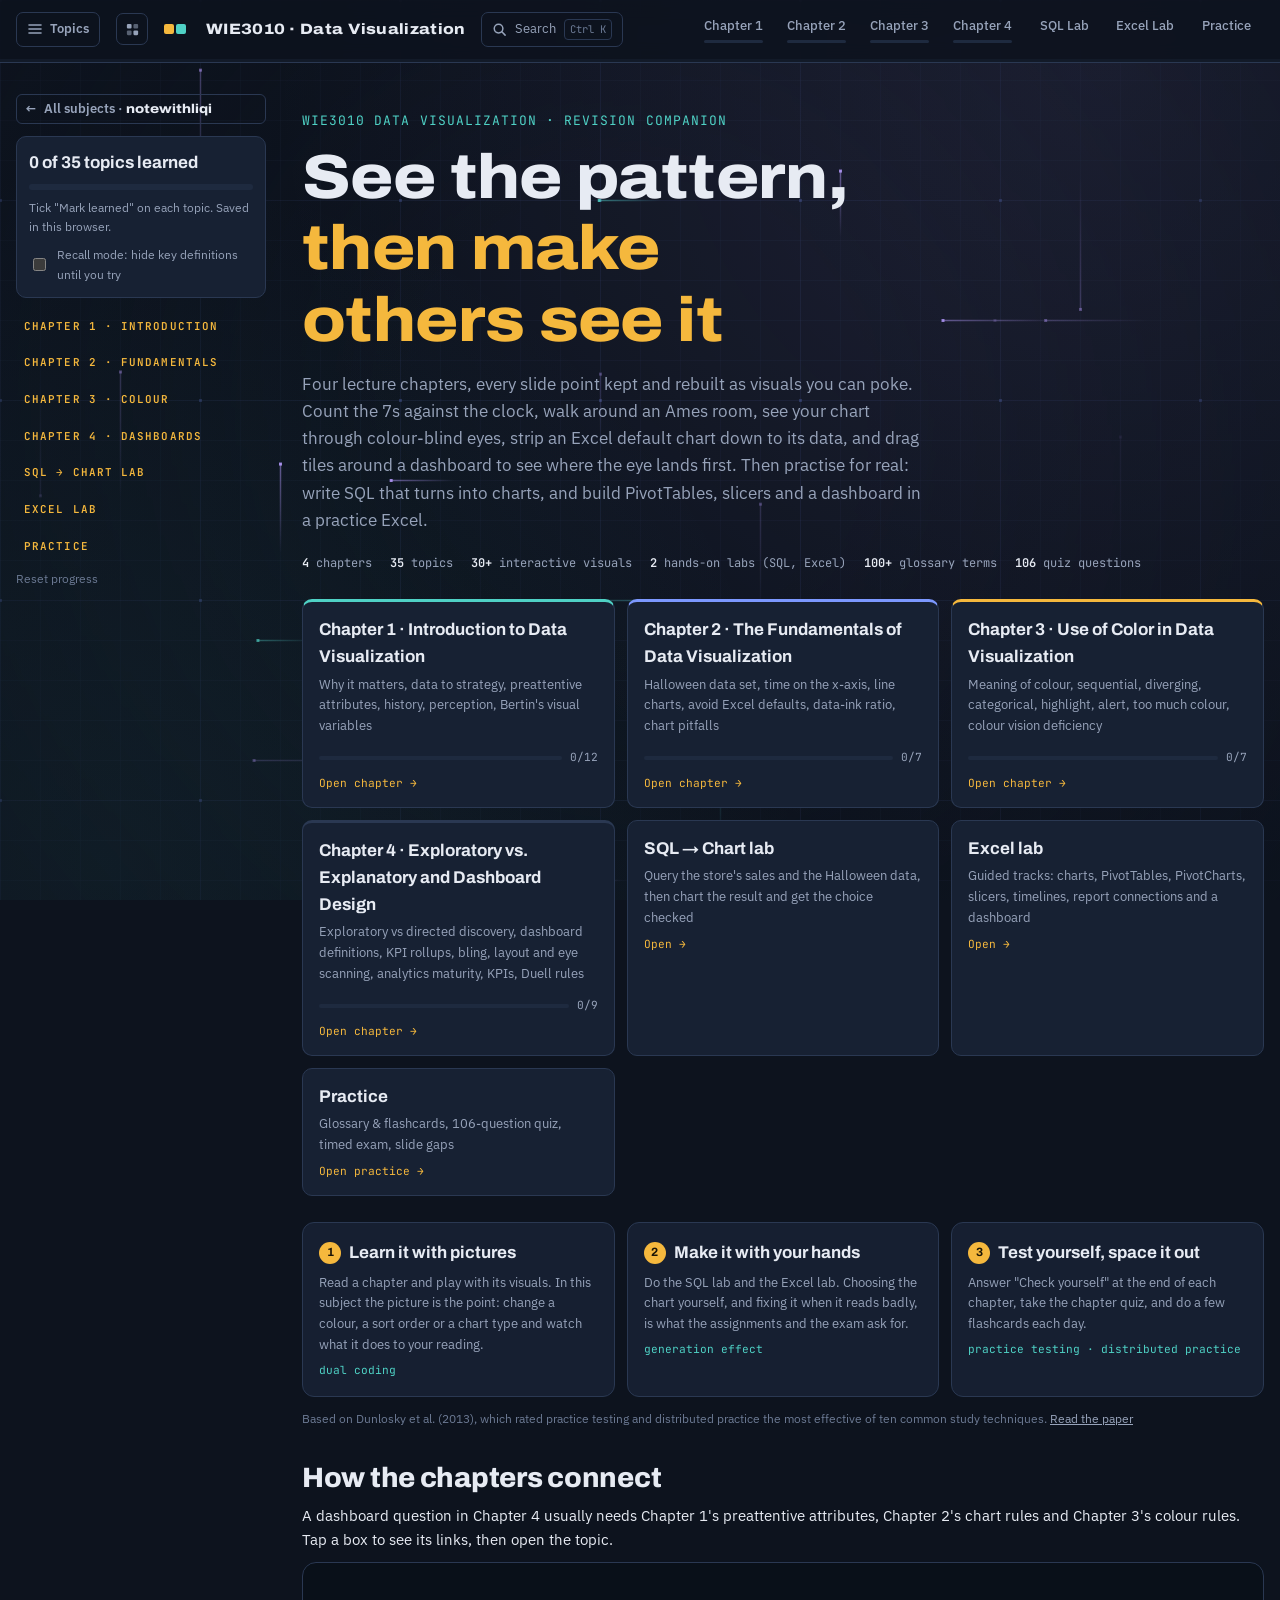
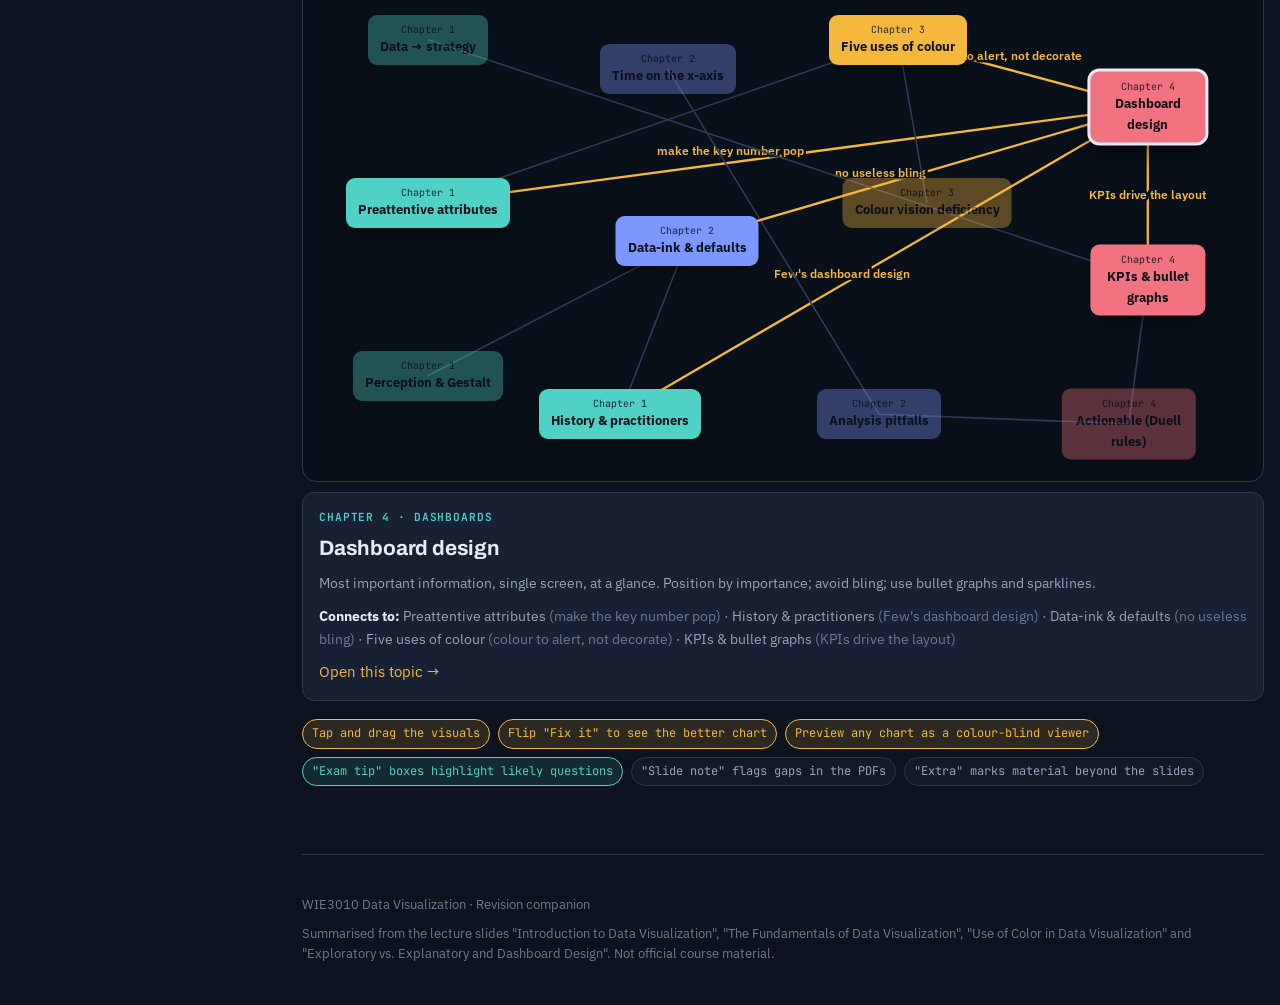
<file: data-viz/index.html>
<!doctype html>
<html lang="en">
<head>
<meta charset="utf-8">
<meta name="viewport" content="width=device-width, initial-scale=1, viewport-fit=cover">
<title>Data Visualization</title>
<meta name="description" content="Interactive revision for Data Visualization: preattentive attributes, perception, history, chart fundamentals, data-ink, colour and colour vision deficiency, dashboard design and KPIs, plus a SQL-to-chart lab and a guided Excel lab with PivotTables, slicers, report connections and dashboards. Works offline.">
<meta name="theme-color" content="#0D131E">
<meta name="color-scheme" content="dark">
<meta property="og:type" content="website">
<meta property="og:title" content="Data Visualization · notewithliqi">
<meta property="og:description" content="Interactive revision for Data Visualization: preattentive attributes, perception, history, chart fundamentals, data-ink, colour and colour vision deficiency, dashboard design and KPIs, plus a SQL-to-chart lab and a guided Excel lab with PivotTables, slicers, report connections and dashboards. Works offline.">
<link rel="icon" href="../icons/icon-192.png" type="image/png">
<link rel="apple-touch-icon" href="../icons/apple-touch-icon.png">
<link rel="manifest" href="../manifest.webmanifest">
<meta name="apple-mobile-web-app-capable" content="yes">
<meta name="apple-mobile-web-app-title" content="notewithliqi">
<link rel="preload" href="../vendor/three-r128.min.js" as="script">
<link rel="preconnect" href="https://fonts.googleapis.com">
<link rel="preconnect" href="https://fonts.gstatic.com" crossorigin>
<link rel="stylesheet" href="https://fonts.googleapis.com/css2?family=Archivo:wdth,wght@62..125,400..800&family=IBM+Plex+Sans:wght@400;500;600&family=JetBrains+Mono:wght@400;600&display=swap">
<link rel="stylesheet" href="../shared/core.css">
<link rel="stylesheet" href="subject.css">
</head>
<body>
<noscript><p style="padding:16px;color:#E7EBF3">This site needs JavaScript for its labs, flashcards and quiz. The notes still display without it.</p></noscript>

<a class="skip" href="#main">Skip to content</a>
<header class="topbar">
  <div class="wrap">
    <button class="side-btn" type="button" id="side-btn" aria-controls="side" aria-expanded="true"><svg viewBox="0 0 16 16" aria-hidden="true"><path d="M2 4h12M2 8h12M2 12h12" stroke="currentColor" stroke-width="1.6" stroke-linecap="round"/></svg><span>Topics</span></button>
    <a class="hub-link" href="../" title="All subjects" aria-label="All subjects"><svg viewBox="0 0 16 16" aria-hidden="true"><rect x="2" y="2" width="5" height="5" rx="1.2" fill="currentColor"/><rect x="9" y="2" width="5" height="5" rx="1.2" fill="currentColor" opacity=".55"/><rect x="2" y="9" width="5" height="5" rx="1.2" fill="currentColor" opacity=".55"/><rect x="9" y="9" width="5" height="5" rx="1.2" fill="currentColor"/></svg></a>
    <a class="brand" href="#home" title="Subject home"><i></i><span><span class="code">WIE3010 · </span>Data Visualization</span></a>
    <button class="srch" id="srch-btn" type="button" aria-label="Search topics and terms (Ctrl+K)"><svg viewBox="0 0 16 16" width="15" height="15" aria-hidden="true"><circle cx="7" cy="7" r="4.6" fill="none" stroke="currentColor" stroke-width="1.6"/><path d="M10.5 10.5L14 14" stroke="currentColor" stroke-width="1.6" stroke-linecap="round"/></svg><span class="lbl">Search</span><kbd>Ctrl K</kbd></button>
    <span class="offl" id="offline-badge" hidden title="You are offline. Everything on this site still works.">Offline</span>
    <button class="srch" id="install-btn" type="button" hidden><svg viewBox="0 0 16 16" width="15" height="15" aria-hidden="true"><path d="M8 2v8M4.5 6.5L8 10l3.5-3.5M3 13h10" fill="none" stroke="currentColor" stroke-width="1.6" stroke-linecap="round" stroke-linejoin="round"/></svg><span class="lbl">Install app</span></button>
    <nav class="nav" id="topnav" aria-label="Chapters"></nav>
  </div>
  <div class="readbar" aria-hidden="true"><i id="readbar"></i></div>
</header>

<canvas id="bg" aria-hidden="true"></canvas>
<div class="scrim" id="scrim"></div>
<div class="cmdk" id="cmdk" hidden role="dialog" aria-modal="true" aria-label="Search">
  <div class="cmdk-box">
    <input type="text" id="cmdk-q" placeholder="Search topics, labs, terms and actions…" aria-label="Search" aria-controls="cmdk-res" autocomplete="off">
    <ul class="cmdk-res" id="cmdk-res" role="listbox"></ul>
    <div class="cmdk-foot"><span><kbd>↑</kbd> <kbd>↓</kbd> move</span><span><kbd>Enter</kbd> open</span><span><kbd>Esc</kbd> close</span><span><kbd>/</kbd> search</span><span><kbd>[</kbd> <kbd>]</kbd> previous / next page</span></div>
  </div>
</div>
<button class="totop" type="button" id="totop" aria-label="Back to top" hidden>↑</button>
<div class="toast" id="toast" role="status" aria-live="polite" hidden><span id="toast-msg"></span><button class="btn primary" type="button" id="toast-act" hidden></button><button class="toast-x" type="button" id="toast-x" aria-label="Dismiss">✕</button></div>
<div class="shell">
<aside class="side" id="side" aria-label="Topics">
  <a class="side-hub" href="../"><span aria-hidden="true">←</span><span>All subjects · <b>notewithliqi</b></span></a>
  <div class="prog"><b id="prog-num">0 of 0 topics learned</b><div class="ptrack"><i id="prog-bar" style="width:0"></i></div><small>Tick "Mark learned" on each topic. Saved in this browser.</small><label class="recall-tg" for="recall"><input type="checkbox" id="recall"> Recall mode: hide key definitions until you try</label></div>
  <nav id="side-nav"></nav>
  <button class="reset" type="button" id="prog-reset">Reset progress</button>
</aside>
<main id="main">
  <section class="hero" data-view="home" id="home">
    <div class="eyebrow">WIE3010 Data Visualization · Revision companion</div>
    <h1>See the pattern, <em>then make others see it</em></h1>
    <p class="lede">Four lecture chapters, every slide point kept and rebuilt as visuals you can poke. Count the 7s against the clock, walk around an Ames room, see your chart through colour-blind eyes, strip an Excel default chart down to its data, and drag tiles around a dashboard to see where the eye lands first. Then practise for real: write SQL that turns into charts, and build PivotTables, slicers and a dashboard in a practice Excel.</p>
    <div class="meta"><span><b>4</b> chapters</span><span><b>35</b> topics</span><span><b>30+</b> interactive visuals</span><span><b>2</b> hands-on labs (SQL, Excel)</span><span><b>100+</b> glossary terms</span><span><b>106</b> quiz questions</span></div>
    <div class="resume" id="resume" hidden></div>
    <div class="toc" id="home-toc"></div>
    <div class="howto" aria-label="How to revise with this site">
      <div><b>Learn it with pictures</b><p>Read a chapter and play with its visuals. In this subject the picture is the point: change a colour, a sort order or a chart type and watch what it does to your reading.</p><span class="why">dual coding</span></div>
      <div><b>Make it with your hands</b><p>Do the SQL lab and the Excel lab. Choosing the chart yourself, and fixing it when it reads badly, is what the assignments and the exam ask for.</p><span class="why">generation effect</span></div>
      <div><b>Test yourself, space it out</b><p>Answer "Check yourself" at the end of each chapter, take the chapter quiz, and do a few flashcards each day.</p><span class="why">practice testing · distributed practice</span></div>
    </div>
    <p class="sources">Based on Dunlosky et al. (2013), which rated practice testing and distributed practice the most effective of ten common study techniques. <a href="https://doi.org/10.1177/1529100612453266" target="_blank" rel="noopener">Read the paper</a></p>
    <div class="cmap-wrap">
      <h2 class="cmap-h">How the chapters connect</h2>
      <p class="sub">A dashboard question in Chapter 4 usually needs Chapter 1's preattentive attributes, Chapter 2's chart rules and Chapter 3's colour rules. Tap a box to see its links, then open the topic.</p>
      <div class="cmap-scroll"><div class="cmap" id="cmap"></div></div>
      <div class="panel cmap-info" id="cmap-info"></div>
    </div>
    <div class="chips"><span class="chip on">Tap and drag the visuals</span><span class="chip on">Flip "Fix it" to see the better chart</span><span class="chip on">Preview any chart as a colour-blind viewer</span><span class="chip t">"Exam tip" boxes highlight likely questions</span><span class="chip">"Slide note" flags gaps in the PDFs</span><span class="chip">"Extra" marks material beyond the slides</span></div>
  </section>

  <!-- ===================== CHAPTER 1 ===================== -->
  <section class="chapter" id="ch1" data-view="ch1" data-ch="1" data-name="Introduction" data-title="Introduction to Data Visualization" data-sub="Why it matters, data to strategy, preattentive attributes, history, perception, Bertin's visual variables">
    <div class="ch-head">
      <span class="num" aria-hidden="true">01</span>
      <span class="eyebrow">Chapter 1</span>
      <h2>Introduction to Data Visualization</h2>
      <p>Goals: define data visualization and express its value as a tool for understanding our world; describe the fundamental aspects of visual perception and how they relate to data visualization; learn the history of data visualization, important people in the field and contemporary practitioners; understand the preattentive attributes, the embedded meaning of colour and size, and the two thinking systems that we use to process the world around us.</p>
    </div>

    <article class="topic" id="dv-why">
      <div class="topic-head"><span class="tnum">1.1</span><h3>What is data visualization, and why is it important?</h3></div>
      <p class="sub">The slides open with three signals that visual analytics matters to organisations. The first is a 2010 MIT Sloan survey. Respondents named the top three analytic techniques creating value today, and predicted which three would create the most value in 24 months. Tap a technique to follow it.</p>
      <div class="vz-card"><div class="vz" id="mit-slope" style="min-height:320px"></div><p class="vz-cap" id="mit-cap">Source: "Big Data, Analytics and the Path From Insights to Value", MIT Sloan Management Review, December 2010.</p></div>
      <div class="cards3">
        <div class="mini"><span class="kicker">Gartner, 2014</span><p>"…2014 will be a critical year in which the task of making 'hard types of analysis easy' for an expanded set of users… will continue to dominate BI market requirements." <small>Gartner 2014 Magic Quadrant for Business Intelligence and Analytics Platforms</small></p></div>
        <div class="mini"><span class="kicker">A growing field</span><ul><li>Data visualization classes are now taught at universities, as part of Business Analytics, Statistics, Information Systems, Business Administration and Econometrics.</li><li>Companies are adding visual analyst positions: visually trained business analysts with a data orientation, and growing ranks of data "storytellers" and "data visualization" positions.</li></ul></div>
        <div class="mini"><span class="kicker">Jobs seen on Indeed.com, July 2017</span><ul><li>Data Visualization Designer/Storyteller at Facebook</li><li>Data Visualization Expert at a leading hedge fund</li><li>Data Visualization Manager at Deloitte</li></ul></div>
      </div>
      <p class="tip">Read the slopegraph as the slide's point: data visualization jumps from 3rd place today to 1st place in 24 months, while standardized reporting drops from 2nd to last. A slopegraph is itself a good chart for "rank before vs after".</p>
      <p class="note">The evidence is dated (2010 survey, 2014 Gartner quote, 2017 job ads). The argument still holds, but quote the years if you use them in an answer.</p>
    </article>

    <article class="topic" id="dv-dik">
      <div class="topic-head"><span class="tnum">1.2</span><h3>Business intelligence: moving from data to action</h3></div>
      <p class="sub">Business intelligence is a path: Data → Information → Knowledge → a plan to guide actions or key decisions (Strategy). Each step answers a different kind of question. Tap a step.</p>
      <div class="lab2">
        <div class="vz" id="dik"></div>
        <aside class="panel" id="dik-p"></aside>
      </div>
      <p class="tip">Learn the four definitions word for word and the question words for each step. "How many / how much / what are" questions give you information. "Why are" gives knowledge. "How do we / what can we" leads to strategy.</p>
    </article>

    <article class="topic" id="dv-sevens">
      <div class="topic-head"><span class="tnum">1.3</span><h3>How many times does the digit 7 appear?</h3></div>
      <p class="sub">The slides' opening exercise. Count the 7s in the plain grid with the timer running. Then switch on colour and count again. Then see the counts as a bar chart and as a pie chart. It starts with the slide's own grid (12 rows of 17 digits); "New grid" makes a fresh random one so you can try again without remembering the answer.</p>
      <div class="sev">
        <div class="sev-top">
          <div class="seg" role="group" aria-label="How to show the digits" id="sev-mode"><button type="button" data-m="plain" aria-pressed="true">1 · Plain</button><button type="button" data-m="color" aria-pressed="false">2 · Colour the 7s</button><button type="button" data-m="bar" aria-pressed="false">3 · Bar chart</button><button type="button" data-m="pie" aria-pressed="false">4 · Pie chart</button></div>
          <span class="sev-clock" id="sev-clock">0.0 s</span>
        </div>
        <div class="sev-body" id="sev-body"></div>
        <div class="controls"><label class="inl">Your count <input type="number" id="sev-ans" min="0" max="99" inputmode="numeric"></label><button class="btn primary" type="button" id="sev-check">Check</button><button class="btn ghost" type="button" id="sev-new">New grid</button><span class="steptext" id="sev-msg" style="flex:1;min-width:220px">Press "Start" by clicking the grid, then count.</span></div>
      </div>
      <div class="cards2">
        <div class="mini"><span class="kicker">What the bar chart fixes</span><p>A bar chart of every digit's count lets you compare <b>length</b> along a common baseline, which the slides list with <b>2D position</b> as the attributes for <b>precise quantitative comparisons</b>. Highlighting only the 7 bar answers the question at a glance.</p></div>
        <div class="mini"><span class="kicker">What the pie charts get wrong (slide 24)</span><ul><li>Label problems</li><li>Colour problems</li><li>Hard to make visual comparisons</li><li>Do we get the same answer from both pies? (the two pies order and colour the digits differently)</li></ul></div>
      </div>
      <div class="vz-card"><span class="kicker" style="color:var(--teal)">Preattentive attributes: which one pops out?</span><div class="pre56" id="pre56"></div><p class="vz-cap">Slide 17 shows "56789" with the 7 changed by colour, size, orientation and texture. Slide 18 repeats it with shapes: a different shape, colour, size or enclosure in a grid of dots is seen before you consciously search.</p></div>
      <p class="tip">Preattentive attributes are processed by the eye in under about a quarter of a second, before conscious attention. Colour, size, orientation, shape, texture and enclosure make something "pop out". Only length/width and 2D position support precise quantitative comparison.</p>
      <p class="note extra">"Preattentive" timings (about 200–250 ms) come from vision research (Treisman, Healey). The slides show the effect but don't give a number.</p>
    </article>

    <article class="topic" id="dv-hist">
      <div class="topic-head"><span class="tnum">1.4</span><h3>A brief history of data visualization</h3></div>
      <p class="sub">From Ptolemy's tables to Tufte's sparklines. Tap a point on the timeline to see who did what, drawn as the chart type they gave us.</p>
      <div class="hist" id="hist"></div>
      <div class="lab2"><div class="vz" id="hist-viz" style="min-height:240px"></div><aside class="panel" id="hist-p"></aside></div>
      <p class="tip">Common questions: who created the time-series line graph, bar chart and pie chart (William Playfair), who introduced the box plot and EDA (John Tukey, 1977), who wrote Semiology of Graphics (Jacques Bertin, 1967), who invented sparklines (Edward Tufte), who developed trellis charts (William Cleveland), and which map is called "the best statistical graphic ever drawn" (Minard's map of Napoleon's Russian campaign).</p>
      <p class="note">Slide 29 calls Playfair "founder of graphical methods of statistics" and dates him late 18th–early 19th century; slide 30 dates Minard's work 1844–1870 under "Early 19th Century", which is really mid-19th century.</p>
    </article>

    <article class="topic" id="dv-perc">
      <div class="topic-head"><span class="tnum">1.5</span><h3>Visual perception: "I see" vs "Show me"</h3></div>
      <p class="sub">Slides 40–68 are a run of illusions from the Brain Games video and elsewhere. Each one shows a rule your visual system follows without asking you, and each rule matters when you design a chart. Pick one and use its control.</p>
      <div class="tabs ill-tabs" id="ill-tabs" role="tablist" aria-label="Perception effects"></div>
      <div class="lab2"><div class="vz ill-stage" id="ill-stage"></div><aside class="panel" id="ill-p"></aside></div>
      <p class="tip">Be ready to name the effect and give the design lesson: same colour looks different on different backgrounds (so avoid heavy background gradients); the Hermann grid and Moiré effect (so keep gridlines spaced and muted); Gestalt closure, proximity and similarity (so group related things by position and colour); context changes what we read (so label clearly).</p>
    </article>

    <article class="topic" id="ames-lab">
      <div class="topic-head"><span class="tnum">1.6</span><h3>The Ames room in 3D: why viewpoint and context matter</h3></div>
      <p class="sub">Slides 48–51. Through the peephole the room looks like a normal box, so the two people look like a giant and a dwarf. Drag to walk around it and the trick is revealed: the back wall slants away, so one person is much further from you. Slide 50 (a hand "pinching" a distant monument) and slide 52 (the railway tracks) use the same trick: our brain assumes a context and judges size from it.</p>
      <div class="lab">
        <div class="stage" id="st-ames"></div>
        <aside class="panel">
          <span class="kicker">Ames room</span>
          <div class="controls"><button class="btn primary" type="button" id="ames-peep">Peephole view</button><button class="btn" type="button" id="ames-walk">Walk around</button><button class="btn ghost" type="button" id="ames-swap">Swap the people</button></div>
          <p id="ames-txt">Peephole view: both people stand against the "back wall". The one on the right looks nearly twice as tall.</p>
          <p class="sub" style="font-size:.85rem">Real room: the left back corner is about twice as far from the peephole as the right back corner, and the floor and ceiling slope to hide it. The chequered floor is distorted to look square from the peephole only.</p>
        </aside>
      </div>
      <p class="tip">The design lesson: a chart's size judgements depend on the frame around them. 3D perspective, a non-zero baseline or an unequal axis are the chart versions of an Ames room.</p>
    </article>

    <article class="topic" id="dv-together">
      <div class="topic-head"><span class="tnum">1.7</span><h3>Putting it all together, and "easy, right? Not so fast…"</h3></div>
      <div class="cards2">
        <div class="mini"><span class="kicker">Putting it all together</span><ul><li>We live in a world that is rich with data.</li><li>Tools let us look at the past, present, and "try out" future scenarios.</li><li>Ultimately we want to understand our world and make better choices, change behaviour, grow wealth, improve quality of life, etc.</li><li>We discover <i>how</i> to do these things by asking questions through data.</li><li>The understanding and interpretation of data is an activity of <b>human cognition</b>: asking questions, discovering patterns, drawing meaning from the data; a creative, visually-driven process that also requires empirical and mathematical skills; it requires subject matter knowledge; built-in rules (or at least guidelines) affect the way we process information.</li></ul></div>
        <div class="mini"><span class="kicker">Easy, right? Not so fast…</span><ul><li>Software promises to reveal the answers, but computers can't figure out what our data means, how it connects to the business or problem, and what to do.</li><li>Data needs are changing (e.g. big data).</li><li>Users expect "iPhone easy".</li><li>We don't train for visual intelligence.</li></ul><p class="big-eq">Data + tools + brains ⋙ business intelligence</p></div>
      </div>
      <p class="sub">Stretching our thinking about data: most people agree a dashboard like Few's Telesales dashboard (slide 73) is data visualization. The slides then show the Cleveland Museum of Art's online collection: a grid of artwork images you can filter and open. That browsable image grid is also data visualization. Each artwork is a record, the image is how the record is drawn, and filtering it is exploring the data.</p>
      <div class="vz-card"><div class="museum" id="museum"></div><p class="vz-cap">A record grid in the spirit of slides 74–77: each tile is one record (filter by type), and opening it shows the fields behind it.</p></div>
      <div class="mini"><span class="kicker">Concluding thoughts</span><ul><li>Ultimately we're trying to understand our world and make better choices, change behaviour, enhance wealth, or improve quality of life.</li><li>Learning more about the way our brains work, how we perceive and process data, and improving how we practise visualization is essential to achieving these goals.</li></ul></div>
    </article>

    <article class="topic" id="dv-blocks">
      <div class="topic-head"><span class="tnum">1.8</span><h3>The building blocks: an enhanced visual path, a limited working memory</h3></div>
      <div class="cards2">
        <div class="mini"><span class="kicker">We are born with an enhanced visual path to cognition</span><ul><li>Approximately <b>70%</b> of sense receptors are in our eyes.</li><li><b>40%</b> of the cerebral cortex is involved in processing visual information.</li><li>The visual connection to the brain has more bandwidth than other paths.</li><li>Visual perception is intimately connected to understanding, and this is reflected in language: "I see what you're talking about…", "Sketch out the idea…", "Seeing is believing…".</li></ul></div>
        <div class="mini"><span class="kicker">Our brain is powerful, but working memory is limited</span><ul><li>Long-term memory is very important.</li><li>Working memory is limited to a small number of "chunks".</li><li>Visualization lets us consolidate complex statistics so we can process more data simultaneously (seeing the forest along with the trees).</li><li>The picture is not the end goal; it's what we do with it that is important.</li></ul></div>
      </div>
      <div class="vz-card"><span class="kicker" style="color:var(--teal)">Working memory test</span><div id="chunks"></div></div>
      <p class="note extra">The "small number of chunks" is often quoted as about 4 (Cowan, 2001), or Miller's older "7 ± 2". The slides don't give a number.</p>
      <div class="cards2">
        <div class="mini sys"><span class="kicker">System 1 · fast</span><p>Automatic, effortless, always on: noticing the red dot, the tallest bar, a face. Preattentive attributes talk to System 1.</p></div>
        <div class="mini sys"><span class="kicker">System 2 · slow</span><p>Deliberate, effortful, limited by working memory: counting the 7s digit by digit, reading values off a legend, doing arithmetic.</p></div>
      </div>
      <p class="note extra">The chapter goals mention "the two thinking systems that we use to process the world", but no slide covers them. They are Daniel Kahneman's System 1 and System 2 (Thinking, Fast and Slow, 2011). A good chart hands the pattern to System 1 so System 2 can spend its effort on the meaning. Ask your lecturer how much of this is examinable.</p>
    </article>

    <article class="topic" id="dv-bertin">
      <div class="topic-head"><span class="tnum">1.9</span><h3>Bertin's visual variables</h3></div>
      <p class="sub">According to Bertin, our perception of data on a printed page is associated with these visual variables: shape, orientation, colour, texture, value and size, plus the two planar dimensions (x and y), which are encoded in position and order. Slides 83–106 show each one as a grid of dots where one dot differs. Pick a variable, then click the odd dot as fast as you can.</p>
      <div class="bert">
        <div class="tabs" id="bert-tabs"></div>
        <div class="lab2"><div class="vz bert-stage" id="bert-stage"></div><aside class="panel" id="bert-p"></aside></div>
      </div>
      <div class="mini"><span class="kicker">The digital additions</span><p>With today's digital technology, three more factors have become critical: <b>Motion</b> (animated presentation of frames of data), <b>Medium</b> (the physical strata on which data is displayed) and <b>Context</b> (the sensory and emotional environment). Slide 107 asks how the video made you feel and how that differs from now: motion, medium and context influence how we perceive data and information.</p></div>
      <p class="tip">Memorise Bertin's list: shape, orientation, colour (hue), texture, value, size, plus position and order on the plane. The slides split colour into hue, saturation (intensity) and value (brightness); know all three terms.</p>
    </article>

    <article class="topic" id="dv-color1">
      <div class="topic-head"><span class="tnum">1.10</span><h3>Colour: hue, saturation, value, and the colour wheel</h3></div>
      <p class="sub">Slide 89 separates three ways a colour can change. Move the sliders, then switch between the traditional (painters') wheel and the RGB (screen) wheel to see why the complements differ.</p>
      <div class="lab2"><div class="vz" id="hsv"></div><aside class="panel" id="hsv-p"></aside></div>
      <ul class="facts">
        <li><b>Hue</b>: changes to the colour itself (red, orange, yellow, green, blue, purple).</li>
        <li><b>Saturation</b>: changes to the intensity (pale to vivid).</li>
        <li><b>Value</b>: changes to the brightness (light to dark).</li>
        <li><b>Traditional colour wheel</b>: primaries red, yellow and blue. Classical painters used this arrangement to find complements.</li>
        <li><b>RGB colour wheel</b>: computer displays use red, green and blue elements, which results in a shifted arrangement of complementary colours.</li>
        <li>The five uses of colour (sequential, diverging, categorical, highlight, alert) come from The Big Book of Dashboards and are covered in Chapter 3. Slides 94–95 ask "Does this colour use enhance or detract?" and "What does colour even mean here?" about a rainbow-coloured Wall Street Journal chart: colour that varies without meaning detracts.</li>
      </ul>
      <p class="note">The slides spell it "compliments". The correct word is "complements" (opposite colours on the wheel).</p>
    </article>

    <article class="topic" id="dv3d">
      <div class="topic-head"><span class="tnum">1.11</span><h3>"…and what happens now?" The 3D chart problem</h3></div>
      <p class="sub">The chapter ends with a 3D line chart from an old survey tool (slide 108). Perspective, tilt and depth make values hard to read and lines hide each other. Rotate this 3D chart, try to read the values, then flip to 2D.</p>
      <div class="lab">
        <div class="stage" id="st-3d"></div>
        <aside class="panel" id="p-3d"></aside>
      </div>
      <p class="tip">If asked why to avoid 3D charts: the third dimension carries no data, perspective distorts length and position (the attributes we read most precisely), and front series hide back series.</p>
    </article>

    <article class="topic">
      <div class="topic-head"><span class="tnum">1.12</span><h3>Common misconceptions</h3></div>
      <div class="myths">
        <details class="myth"><summary><span class="mx">Myth</span><span>A chart is just a prettier table.</span></summary><p><b>Actually:</b> The 7s exercise shows a chart changes what you can see. Tables are good for looking up exact values; charts let preattentive vision find patterns, outliers and comparisons, which a table can't do.</p></details>
        <details class="myth"><summary><span class="mx">Myth</span><span>More colour makes a chart easier to read.</span></summary><p><b>Actually:</b> Colour is one of the strongest preattentive attributes, so it should point at something. If every bar is a different colour, nothing stands out and the reader keeps checking the legend.</p></details>
        <details class="myth"><summary><span class="mx">Myth</span><span>All visual variables are equally precise.</span></summary><p><b>Actually:</b> Colour, shape and orientation are good for "find it", but for precise quantitative comparison the slides single out length/width and 2D position.</p></details>
        <details class="myth"><summary><span class="mx">Myth</span><span>Our eyes measure colour and size objectively.</span></summary><p><b>Actually:</b> The illusions show the same grey looks different on different backgrounds and the same person looks different sizes in the Ames room. Context changes perception.</p></details>
        <details class="myth"><summary><span class="mx">Myth</span><span>Data visualization is a modern invention of software.</span></summary><p><b>Actually:</b> Tables go back to Ptolemy (about 150 CE), coordinates to Descartes, and the line, bar and pie chart to Playfair in the late 1700s. Software (Macintosh 1984, GUI from Xerox PARC) made it interactive.</p></details>
      </div>
    </article>
  </section>

  <!-- ===================== CHAPTER 2 ===================== -->
  <section class="chapter" id="ch2" data-view="ch2" data-ch="2" data-name="Fundamentals" data-title="The Fundamentals of Data Visualization" data-sub="Halloween data set, time on the x-axis, line charts, avoid Excel defaults, data-ink ratio, chart pitfalls">
    <div class="ch-head">
      <span class="num" aria-hidden="true">02</span>
      <span class="eyebrow">Chapter 2</span>
      <h2>The Fundamentals of Data Visualization</h2>
      <p>A review of the Halloween visualization assignment (Jeffrey A. Shaffer, University of Cincinnati). Goals: learn fundamental design choices through review of the Halloween exercise; learn data visualization best practices by comparing and contrasting numerous examples; discover some of the pitfalls in the analysis of the Halloween data set.</p>
    </div>

    <article class="topic" id="hw-data">
      <div class="topic-head"><span class="tnum">2.1</span><h3>The Halloween data set, and the trap inside it</h3></div>
      <p class="sub">The assignment data: trick-or-treaters counted at one house each Halloween, 2008–2016, at six times of the evening. Look closely at the numbers: they <b>only ever go up</b> across a row. Each column is a running total ("so far by this time"), not the number who came in that half hour. Flip the switch to derive the arrivals per half hour, and watch the chart change shape.</p>
      <div class="hw">
        <div class="controls"><div class="seg" role="group" aria-label="Values" id="hw-mode"><button type="button" data-m="cum" aria-pressed="true">As recorded: running total</button><button type="button" data-m="per" aria-pressed="false">Derived: arrivals per half hour</button></div><label class="inl">Year <select id="hw-year"></select></label></div>
        <div class="lab2 hw-lab"><div class="tbl hw-tbl" id="hw-tbl"></div><div class="vz" id="hw-chart" style="min-height:280px"></div></div>
        <p class="steptext" id="hw-msg"></p>
      </div>
      <p class="tip">"Total (8:15pm)" is the year's total. Arrivals between two times = later value − earlier value, e.g. 2011, 7:00–7:30pm: 619 − 367 = 252. Several student examples on the slides plotted the running totals as if they were per-timeslot counts, which makes every evening look like it "builds up".</p>
      <p class="note">The slide never says the columns are cumulative; you have to notice it. The 2012 Halloween Planning Dashboard reads the per-slot counts as a "bell curve" peaking at 7:00–7:30pm, which is right for the derived counts.</p>
    </article>

    <article class="topic" id="hw-dash">
      <div class="topic-head"><span class="tnum">2.2</span><h3>Selected samples from 2012: what worked and what didn't</h3></div>
      <p class="sub">Examples from 2012 (slides 6–17): cumulative line charts with a 2012 forecast, small multiples, dark "Halloween" themes, and a <b>Halloween Planning Dashboard</b> that pairs every chart with a "Knowledge" line and a "Recommendation" line. That pairing is what makes a chart actionable (Chapter 4). Below is a rebuild of that dashboard with its claims you can test.</p>
      <div class="hpd" id="hpd"></div>
      <div class="cards2">
        <div class="mini"><span class="kicker">What the dashboard said</span><ul><li><b>Knowledge:</b> visits come in a bell curve, fewer at the beginning and end, more towards the middle. <b>Recommendation:</b> if someone offers to help, 7:00–7:30pm has historically been the busiest.</li><li><b>Knowledge:</b> the total number of visitors has increased each year. <b>Recommendation:</b> purchase candy for ~1160 visitors (last year's total 869 + maximum increase 143 + a 10% buffer ~105).</li><li><b>Knowledge:</b> with limited data, the percentage growth of the DJIA correlates with the percentage growth of visitors. <b>Recommendation:</b> visitor growth has almost exactly equalled 2.5× DJIA growth; with growth at 6%, prepare for 15% growth.</li></ul></div>
        <div class="mini"><span class="kicker">The pitfalls hidden in it</span><ul><li><b>Three data points</b> (2008–09, 09–10, 10–11) can "correlate" with almost anything. The Dow Jones has no plausible link to trick-or-treating: this is a spurious correlation.</li><li><b>The candy arithmetic doesn't add up:</b> 869 + 143 + 105 = 1117, not ~1160.</li><li><b>"Max change = +143" isn't the maximum:</b> the yearly totals 492, 542, 726, 869 change by +50, +184 and +143. The largest rise was +184 (2009→2010); +143 is just the latest. The "Avg. annual change = +125" is right: (869 − 492) ÷ 3 ≈ 125.7.</li><li><b>Totals don't only go up:</b> the data from later years (2012: 673, 2013: 391) broke the "increased every year" rule straight away. A short trend is not a law.</li></ul></div>
      </div>
      <p class="note">Slide 12 says "~1160 visitors" but the parts it lists add to 1117, and its "maximum increase" of 143 is really the latest increase (the biggest was +184). This is a student sample being reviewed, so checking its numbers is part of the lesson; mention both if the example comes up.</p>
    </article>

    <article class="topic" id="time-x">
      <div class="topic-head"><span class="tnum">2.3</span><h3>Keep time on the x-axis, and use line charts for time series</h3></div>
      <p class="sub">Slides 16–21. The same five yearly totals, drawn four ways. Time read top-to-bottom (horizontal bars) or right-to-left fights the way we read time. Time left-to-right on the x-axis matches it, and a line joins the points into a trend.</p>
      <div class="controls"><div class="seg" role="group" aria-label="Chart form" id="tx-mode"><button type="button" data-m="hbar" aria-pressed="true">Horizontal bars</button><button type="button" data-m="rev" aria-pressed="false">Years reversed</button><button type="button" data-m="col" aria-pressed="false">Columns</button><button type="button" data-m="line" aria-pressed="false">Line</button></div></div>
      <div class="lab2"><div class="vz" id="tx-chart" style="min-height:280px"></div><aside class="panel" id="tx-p"></aside></div>
      <p class="tip">The rule from the slides: keep time on the x-axis, running left to right; line charts are usually a good option for time series. Bars are fine for a few periods when each period is a separate total, but never put years down the y-axis or run them backwards.</p>
    </article>

    <article class="topic" id="declutter">
      <div class="topic-head"><span class="tnum">2.4</span><h3>Avoid Excel defaults: remove to improve (the data-ink ratio)</h3></div>
      <p class="sub">Slides 22–28 show seven students' (Persons A–G) charts built on old Excel defaults: heavy gridlines, markers on every point, a boxed legend far from its lines, borders, a grey plot area, bold titles. Then a "sigh of relief" version. Remove one thing at a time and watch the data come forward.</p>
      <div class="lab2">
        <div class="vz" id="dc-chart" style="min-height:320px"></div>
        <aside class="panel">
          <span class="kicker">Remove to improve</span>
          <div class="dc-list" id="dc-list"></div>
          <div class="controls"><button class="btn primary" type="button" id="dc-next">Remove next</button><button class="btn ghost" type="button" id="dc-reset">Back to defaults</button></div>
          <div class="ink"><span>Data-ink ratio</span><div class="meter"><i id="dc-ink"></i></div><small id="dc-ink-t"></small></div>
        </aside>
      </div>
      <p class="tip">Data-ink ratio (Tufte): the share of a graphic's ink that shows data. Raise it by erasing non-data ink (borders, backgrounds, heavy gridlines, redundant markers) and redundant data ink, as long as nothing the reader needs is lost. "Remove to improve" (slide 28, Darkhorse Analytics) is the same idea.</p>
      <p class="note extra">The meter here is an approximation: it counts drawn elements, weighted by how much ink they use. Tufte defined the ratio conceptually; nobody measures it exactly.</p>
    </article>

    <article class="topic" id="pitfalls">
      <div class="topic-head"><span class="tnum">2.5</span><h3>Examples from 2013–2015: spot the problem, then fix it</h3></div>
      <p class="sub">Slides 29–46 show more student charts. Each one below is rebuilt from the slide. Decide what's wrong before you reveal it, then flip "Fix it" to see a better version.</p>
      <div class="tabs" id="pf-tabs" role="tablist" aria-label="Examples"></div>
      <div class="lab2"><div class="vz" id="pf-chart" style="min-height:300px"></div><aside class="panel" id="pf-p"></aside></div>
      <p class="tip">Typical exam wording: "Critique this chart and suggest an improvement." Structure the answer as: what the chart tries to say, what gets in the way (axis, chart type, colour, clutter, misleading claim), and the fix.</p>
    </article>

    <article class="topic" id="chooser">
      <div class="topic-head"><span class="tnum">2.6</span><h3>Choosing a chart for the question</h3></div>
      <p class="sub">The chapter's examples boil down to matching the chart to the question. Pick what you want to show.</p>
      <div class="tabs" id="ch-tabs"></div>
      <div class="lab2"><div class="vz" id="ch-chart" style="min-height:260px"></div><aside class="panel" id="ch-p"></aside></div>
      <p class="note extra">This chooser goes beyond the slides. It follows the same rules (time on x, length on a common baseline, sort for order, few slices) and is a quick way to justify a chart choice in an assignment.</p>
    </article>

    <article class="topic">
      <div class="topic-head"><span class="tnum">2.7</span><h3>Common misconceptions</h3></div>
      <div class="myths">
        <details class="myth"><summary><span class="mx">Myth</span><span>If two series move together, one explains the other.</span></summary><p><b>Actually:</b> The DJIA, unemployment, childhood obesity and "the Obama factor" all appear next to trick-or-treater counts on the slides. With four or five yearly points almost anything lines up. Correlation over a handful of points is not evidence of cause.</p></details>
        <details class="myth"><summary><span class="mx">Myth</span><span>Excel's default chart is a safe, neutral choice.</span></summary><p><b>Actually:</b> The slides' "Avoid Excel Defaults" series shows defaults adding borders, heavy gridlines, markers and distant legends. Start from the default, then remove what doesn't carry data.</p></details>
        <details class="myth"><summary><span class="mx">Myth</span><span>A line is right for any data with years in it.</span></summary><p><b>Actually:</b> A line suggests continuous change between points. Total precipitation on one night per year isn't continuous, so the slides' line through 2008–2011 invents a "trend". Dots or lollipops (slides 38–40) are honest.</p></details>
        <details class="myth"><summary><span class="mx">Myth</span><span>Clip art and themes make a chart engaging.</span></summary><p><b>Actually:</b> A thermometer image, an Obama photo or full-black moon pies add ink without adding data, and the photo even implies a cause. Engagement should come from a clear message.</p></details>
        <details class="myth"><summary><span class="mx">Myth</span><span>The numbers in a table mean what the column header seems to say.</span></summary><p><b>Actually:</b> The Halloween columns are running totals. Check how the data was recorded before choosing a chart, or the chart will answer the wrong question.</p></details>
      </div>
    </article>
  </section>

  <!-- ===================== CHAPTER 3 ===================== -->
  <section class="chapter" id="ch3" data-view="ch3" data-ch="3" data-name="Colour" data-title="Use of Color in Data Visualization" data-sub="Meaning of colour, sequential, diverging, categorical, highlight, alert, too much colour, colour vision deficiency">
    <div class="ch-head">
      <span class="num" aria-hidden="true">03</span>
      <span class="eyebrow">Chapter 3</span>
      <h2>Use of Color in Data Visualization</h2>
      <p>Jeffrey A. Shaffer. Goals: learn how to use colour in data visualization; understand colour vision deficiency; learn options for designing colourblind-friendly data visualizations.</p>
    </div>

    <article class="topic" id="c-framing">
      <div class="topic-head"><span class="tnum">3.1</span><h3>Colour carries a message before anyone reads a number</h3></div>
      <p class="sub">Slide 5 places two famous charts side by side: "Iraq's bloody toll" draws deaths as red bars dripping down from the top, while "Iraq: Deaths on the Decline" draws the same data as blue bars rising from a baseline. Same numbers, opposite feelings. Slide 4 (a "What-if" minimum-wage dashboard) uses one accent colour to separate the affected group from everyone else. Flip the framing on illustrative data.</p>
      <div class="controls"><div class="seg" role="group" aria-label="Framing" id="fr-mode"><button type="button" data-m="toll" aria-pressed="true">"Bloody toll" framing</button><button type="button" data-m="decline" aria-pressed="false">"On the decline" framing</button></div></div>
      <div class="vz" id="fr-chart" style="min-height:300px"></div>
      <p class="note extra">The numbers here are made up for illustration; the slide shows the two published graphics (Simon Scarr, South China Morning Post, 2011, and Andy Cotgreave's 2014 redesign).</p>
    </article>

    <article class="topic" id="c-meaning">
      <div class="topic-head"><span class="tnum">3.2</span><h3>What meaning does colour bring to the presentation?</h3></div>
      <p class="sub">Slide 6 (Juice Analytics whitepaper): colour families carry moods. Apply each family to the same chart and notice how the tone changes.</p>
      <div class="tabs" id="mood-tabs"></div>
      <div class="lab2"><div class="vz" id="mood-chart" style="min-height:240px"></div><aside class="panel" id="mood-p"></aside></div>
    </article>

    <article class="topic" id="c-five">
      <div class="topic-head"><span class="tnum">3.3</span><h3>The five uses of colour (The Big Book of Dashboards)</h3></div>
      <p class="sub">Slides 7–12. Each use answers a different question. The same Malaysian state data is drawn as a tile map and a bar chart; switch the colour use and read what each one tells you.</p>
      <div class="tabs" id="five-tabs"></div>
      <div class="five">
        <div class="vz" id="five-map"></div>
        <div class="vz" id="five-bar" style="min-height:300px"></div>
      </div>
      <p class="steptext" id="five-msg"></p>
      <ul class="facts">
        <li><b>Sequential</b>: colour is ordered from low to high (e.g. unemployment rate by state). One hue, light to dark.</li>
        <li><b>Diverging</b>: two sequential colours with a neutral midpoint (e.g. profit by state, losses one colour and gains another, zero neutral).</li>
        <li><b>Categorical</b>: contrasting colours for individual comparison (e.g. quantity by category and sub-category).</li>
        <li><b>Highlight</b>: colour used to highlight something (one line in colour, the rest grey).</li>
        <li><b>Alert</b>: colour used to get the reader's attention (one red dot on the one late inspection).</li>
      </ul>
      <p class="tip">Know one example of each from the slides: sequential = unemployment rate by state map; diverging = profit by state map; categorical = quantity by category and subcategory bars; highlight = one state's sales line in blue among grey lines; alert = the red dot next to "19 days" since last inspection.</p>
    </article>

    <article class="topic" id="c-toomuch">
      <div class="topic-head"><span class="tnum">3.4</span><h3>Too much colour</h3></div>
      <p class="sub">Slides 13–14. Short-term memory holds only "small chunks of information", so many colours force you to reuse the same or similar colours and to keep referring to the legend. Add categories and watch the legend take over, then switch to highlight.</p>
      <div class="controls"><label class="inl">Colours used <input type="range" id="tm-n" min="3" max="13" value="13"></label><b id="tm-n-v" class="mono">13</b><div class="seg" role="group" aria-label="Colour approach" id="tm-mode"><button type="button" data-m="all" aria-pressed="true">One colour per category</button><button type="button" data-m="hi" aria-pressed="false">Highlight one</button></div><label class="inl" id="tm-pick-l" hidden>Highlight <select id="tm-pick"></select></label></div>
      <div class="vz" id="tm-chart" style="min-height:320px"></div>
      <p class="steptext" id="tm-msg"></p>
    </article>

    <article class="topic" id="cvd-lab">
      <div class="topic-head"><span class="tnum">3.5</span><h3>Colour vision deficiency (colour blindness)</h3></div>
      <div class="cards2">
        <div class="mini"><span class="kicker">The eye with normal colour vision</span><p>Three types of colour-sensitive cones:</p><ol><li><b>Short (S)</b>: respond to short wavelengths.</li><li><b>Medium (M)</b>: respond to medium wavelengths, more sensitive to green colours.</li><li><b>Long (L)</b>: respond to long wavelengths, more sensitive to red colours.</li></ol></div>
        <div class="mini"><span class="kicker">Types and how common (per 100 men)</span><div id="cvd-prev"></div><p style="margin-top:6px">Together about <b>8% of men</b> have colour vision deficiency. Dichromats (2 working cones) see no perceptible difference between red, orange, brown and green.</p></div>
      </div>
      <p class="sub">Simulate it. Pick a chart and a type of colour vision. The simulation runs on the chart itself, so it also works on charts you build in the SQL lab.</p>
      <div class="controls"><div class="tabs" id="cvd-charts"></div></div>
      <div class="controls"><div class="seg" role="group" aria-label="Vision" id="cvd-mode"><button type="button" data-m="none" aria-pressed="true">Normal</button><button type="button" data-m="protan" aria-pressed="false">Protanopia (red-blind)</button><button type="button" data-m="deutan" aria-pressed="false">Deuteranopia (green-blind)</button><button type="button" data-m="tritan" aria-pressed="false">Tritanopia (blue-blind)</button><button type="button" data-m="mono" aria-pressed="false">Greyscale</button></div></div>
      <div class="cvd-pair"><div><span class="kicker">Normal vision</span><div class="vz" id="cvd-a" style="min-height:240px"></div></div><div><span class="kicker" id="cvd-b-l">Simulated</span><div class="vz" id="cvd-b" style="min-height:240px"></div></div></div>
      <p class="steptext" id="cvd-msg"></p>
      <p class="note extra">Simulation uses the Machado, Oliveira and Fernandes (2009) model at full severity. The slides used VisCheck (www.vischeck.com) and Color Oracle-style images; results look similar. Tritanopia is rare and isn't on the slide's list.</p>
    </article>

    <article class="topic" id="c-pal">
      <div class="topic-head"><span class="tnum">3.6</span><h3>Designing colourblind-friendly visualizations</h3></div>
      <p class="sub">Slides 22–32. Traffic-light colours (red, yellow, green) collapse to olive and yellow for deuteranopes. The fixes on the slides: use blue and orange instead of red and green, or keep the traffic-light idea but change the lightness so red is dark, yellow is light and green is mid. Test your own palette here.</p>
      <div class="pal" id="pal"></div>
      <div class="controls"><label class="inl">Simulate <select id="pal-sim"><option value="deutan">Deuteranopia</option><option value="protan">Protanopia</option><option value="tritan">Tritanopia</option><option value="mono">Greyscale</option></select></label><label class="inl">Try your own: <input type="color" id="pal-c1" value="#E22049"><input type="color" id="pal-c2" value="#FFF200"><input type="color" id="pal-c3" value="#0D9E49"></label></div>
      <div class="tbl" id="pal-score"></div>
      <ul class="facts">
        <li>Traffic light palette: <code>#E22049</code> <code>#FFF200</code> <code>#0D9E49</code>. Under deuteranopia red and green both become olive.</li>
        <li>Alternate traffic light palette (slide 31): <code>#8E191C</code> <code>#FFDE17</code> <code>#83C775</code>, and (slide 32): <code>#8D1D1C</code> <code>#FFDE17</code> <code>#83C79B</code>. Dark red vs light green stay apart because their <b>lightness</b> differs.</li>
        <li>Colourblind-friendly blue and orange (slide 24): the bars stay distinguishable under protanopia.</li>
        <li>In scatter plots with three categories (Furniture, Office Supplies, Technology), orange and green dots merge under protanopia; region colours (Central, East, South, West) merge under deuteranopia.</li>
        <li>Slide 33's joke "Reasons why I hate pie charts: because I am colour blind" shows a pie with every slice the same grey.</li>
      </ul>
      <p class="tip">Three-part answer for "make this colourblind friendly": avoid red/green pairs (use blue/orange); vary lightness, not only hue; and don't rely on colour alone (add labels, position, shape or direct annotation).</p>
      <p class="note extra">The distinguishability score is the CIE76 colour difference (ΔE) between the simulated colours. Below about 20 two swatches are easy to confuse on a chart; above about 40 they're clearly different. These cut-offs are rules of thumb.</p>
    </article>

    <article class="topic">
      <div class="topic-head"><span class="tnum">3.7</span><h3>Common misconceptions</h3></div>
      <div class="myths">
        <details class="myth"><summary><span class="mx">Myth</span><span>Colour blind people see in black and white.</span></summary><p><b>Actually:</b> Most have one weak or missing cone type (protan, deutan). They see colour but confuse certain hues, especially red, orange, brown and green. True greyscale vision is rare.</p></details>
        <details class="myth"><summary><span class="mx">Myth</span><span>A rainbow palette is good for ordered data.</span></summary><p><b>Actually:</b> Rainbow hues have no natural order and change lightness unevenly. Ordered data needs a sequential palette (one hue, light to dark) or diverging if there is a meaningful midpoint.</p></details>
        <details class="myth"><summary><span class="mx">Myth</span><span>Every category deserves its own colour.</span></summary><p><b>Actually:</b> Beyond a handful of colours the reader can't remember them and keeps checking the legend. Highlight what matters and grey the rest, or split into small multiples.</p></details>
        <details class="myth"><summary><span class="mx">Myth</span><span>Red and green are fine because everyone knows "red = bad, green = good".</span></summary><p><b>Actually:</b> About 8% of men can't tell them apart. Use blue/orange, change lightness, or add icons and labels.</p></details>
        <details class="myth"><summary><span class="mx">Myth</span><span>Colour is just decoration you add at the end.</span></summary><p><b>Actually:</b> The framing example shows colour (and direction) sets the emotional message. Choose colour on purpose: sequential, diverging, categorical, highlight or alert.</p></details>
      </div>
    </article>
  </section>

  <!-- ===================== CHAPTER 4 ===================== -->
  <section class="chapter" id="ch4" data-view="ch4" data-ch="4" data-name="Dashboards" data-title="Exploratory vs. Explanatory and Dashboard Design" data-sub="Exploratory vs directed discovery, dashboard definitions, KPI rollups, bling, layout and eye scanning, analytics maturity, KPIs, Duell rules">
    <div class="ch-head">
      <span class="num" aria-hidden="true">04</span>
      <span class="eyebrow">Chapter 4</span>
      <h2>Exploratory vs. Explanatory and Dashboard Design</h2>
      <p>Goals: learn exploratory vs. explanatory visualizations; discuss the definition of a dashboard; learn fundamentals of dashboard design; learn what makes data visualization actionable.</p>
    </div>

    <article class="topic" id="d-discovery">
      <div class="topic-head"><span class="tnum">4.1</span><h3>Process of discovery: exploratory vs. directed</h3></div>
      <p class="sub">"No matter how well-designed your graphic is, users will want to know 'why' or to look at things in a different way." The same store data, two ways. Exploratory gives you the tools; explanatory (directed) shows the answer to a pre-known question.</p>
      <div class="controls"><div class="seg" role="group" aria-label="Mode" id="ex-mode"><button type="button" data-m="exp" aria-pressed="true">Exploratory discovery</button><button type="button" data-m="dir" aria-pressed="false">Directed discovery (explanatory)</button></div></div>
      <div class="exd" id="exd"></div>
      <div class="cards2">
        <div class="mini"><span class="kicker">Exploratory discovery</span><ul><li>Give users tools to find the answer.</li><li>Allows analysts and power users to find new patterns and relationships.</li></ul></div>
        <div class="mini"><span class="kicker">Directed discovery</span><ul><li>Show the answer to a pre-known question.</li><li>Options to change basic parameters.</li><li>Suitable for general consumption by a wide variety of users.</li></ul></div>
      </div>
      <p class="tip">Dashboards are a form of directed discovery. A "faceted analytical display" is closer to exploratory: several interactive views of one dataset for analysis.</p>
    </article>

    <article class="topic" id="d-def">
      <div class="topic-head"><span class="tnum">4.2</span><h3>What is a dashboard?</h3></div>
      <div class="defs3">
        <blockquote class="dq1"><p>A dashboard is a visual display of the most important information needed to achieve one or more objectives; <mark>consolidated and arranged on a single screen</mark> so the information can be <mark>monitored at a glance</mark>.</p><cite>Stephen Few (2004), "Dashboard Confusion", Intelligent Enterprise, 20 March 2004</cite></blockquote>
        <blockquote class="dq1"><p>A dashboard is a visual display of data used to monitor conditions and/or facilitate understanding.</p><cite>The Big Book of Dashboards (2017)</cite></blockquote>
        <blockquote class="dq1"><p>Another way to think about it: an information display designed for people to help maintain <b>situational awareness</b>.</p><cite>The Big Book of Dashboards</cite></blockquote>
        <blockquote class="dq1"><p>vs. a "faceted analytical display": a set of interactive charts (primarily graphs and tables) that simultaneously reside on a single screen, each of which presents a somewhat different view of a common dataset and is used to analyze that information.</p><cite>Stephen Few (2007), "Dashboard Confusion Revisited", PerceptualEdge.com, March 2007</cite></blockquote>
      </div>
      <div class="mini"><span class="kicker">Dashboards: supporting attributes (Few 2013, Information Dashboard Design, p. 28)</span><ul><li>Information is presented using small, concise, direct and clear display media: clearly stated messages; each point limited to the space needed.</li><li>Customized: tailored to the needs of a specific group or individual.</li><li>Consistent layout: data changes over time, but the interface is consistent (until it's time for the next revision).</li></ul></div>
      <p class="tip">Be able to quote Few's 2004 definition and point to its key phrases (most important information, one or more objectives, single screen, at a glance), then contrast it with the broader 2017 Big Book definition (monitor conditions and/or facilitate understanding).</p>
    </article>

    <article class="topic" id="d-rollup">
      <div class="topic-head"><span class="tnum">4.3</span><h3>Dashboard and KPI rollups: different views for levels of the organization</h3></div>
      <p class="sub">Slides 12–13. Each level sees a different scope, fed by the same operational data sources. Tap a level.</p>
      <div class="lab2"><div class="vz" id="rollup"></div><aside class="panel" id="rollup-p"></aside></div>
    </article>

    <article class="topic" id="d-bling">
      <div class="topic-head"><span class="tnum">4.4</span><h3>Compare and contrast: avoid useless bling</h3></div>
      <p class="sub">Slides 15–21. A "blinged" oil production dashboard (3D bars, gradients, green background) next to the "unblinged" version; a balanced scorecard of eight gauges (low effectiveness) next to Few's CIO dashboard (high effectiveness). Same KPI, three displays: compare how much room each needs.</p>
      <div class="bling" id="bling"></div>
      <div class="mini"><span class="kicker">Avoid useless bling (slide 18)</span><p>Some widgets and displays provided by tool vendors are glitzy but unhelpful, like gauges. They:</p><ul><li>require a disproportionate amount of room for the information presented,</li><li>are hard to read and understand,</li><li>provide little actionable information.</li></ul><p>On the CIO dashboard slide: "One gauge takes the same space that can accommodate twenty data points in this dashboard design."</p></div>
      <p class="tip">Bullet graphs and sparklines are Few's replacements for gauges: a bullet graph shows actual, target and qualitative ranges in a thin bar; a sparkline shows the recent trend in a word-sized line.</p>
    </article>

    <article class="topic" id="d-layout">
      <div class="topic-head"><span class="tnum">4.5</span><h3>Dashboard "dos", layout basics and eye scanning</h3></div>
      <div class="mini"><span class="kicker">Dashboard "dos" (Few 2013, p. 28)</span><ul><li>Content position and size should match its importance and frequency of use.</li><li>Use colour and formatting to draw attention where needed, rather than to decorate.</li><li>Visually associate data and content that is related.</li><li>Use the needs of the user to drive the layout, rather than forcing layout with an inflexible grid (note: this is a consideration when choosing tools).</li></ul><p>When deciding placement, consider how the eye will scan the page.</p></div>
      <p class="sub">Eye-tracking heat maps of web pages show the well-known "F" pattern: attention falls heavily on the top left and fades down and to the right. The slides warn it's partly a product of text-heavy pages; patterns change with content and with the medium (a newspaper is scanned differently). For dashboards the slides give a simple guide: top-left most emphasis, top-right and bottom-left neutral, bottom-right least. Place the four tiles, then check the heat map.</p>
      <div class="lay" id="lay"></div>
      <p class="tip">When asked where to put the most important KPI: top left (most emphasis), with supporting detail in the neutral quadrants and the least critical content bottom right. Mention that dominance of the neutral quadrants can change with content.</p>
      <p class="note">Slides 37–39 (Tableau eye-tracking research) are images without text: dark backgrounds and big headline numbers pulled the eye first. Ask whether those details are examinable.</p>
    </article>

    <article class="topic" id="d-maturity">
      <div class="topic-head"><span class="tnum">4.6</span><h3>What makes visualization actionable? Questions and analytics maturity</h3></div>
      <blockquote class="dq1"><p>"At their best, graphics are instruments for reasoning about quantitative information. Often the most effective way to describe, explore, and summarize a set of numbers is to look at pictures of those numbers."</p><cite>Edward R. Tufte, Professor Emeritus, Yale University, author of The Visual Display of Quantitative Information</cite></blockquote>
      <p class="sub">Slide 42 (LÛCRUM Inc.): as questions get harder, analytics move up a staircase towards improved decision making and business value. Tap a step.</p>
      <div class="lab2"><div class="vz" id="mat"></div><aside class="panel" id="mat-p"></aside></div>
    </article>

    <article class="topic" id="d-kpi">
      <div class="topic-head"><span class="tnum">4.7</span><h3>Key performance indicators (KPIs) and the bullet graph</h3></div>
      <div class="mini"><span class="kicker">KPI</span><p>A KPI is a type of performance measurement, used to evaluate success or achievement against a specific goal.</p><ul><li>Can be operational or strategic.</li><li>Helps to identify areas that need attention: more "where to look" vs. "this happened".</li><li>Knowledge of "what matters" to an organization makes KPIs relevant.</li><li>Often included in dashboard displays.</li></ul><p><b>You must know what you're measuring and what performance is desired before you create a KPI.</b></p></div>
      <p class="sub">Slide 44's example KPI: revenue per unit. Move the actual value and the target and watch the bullet graph and its status change.</p>
      <div class="lab2">
        <div class="kpi" id="kpi"></div>
        <aside class="panel">
          <span class="kicker">Revenue per unit</span>
          <label class="inl">Actual ($/unit) <input type="range" id="kpi-a" min="0" max="300" value="270"><b id="kpi-a-v" class="mono">270</b></label>
          <label class="inl">Target ($/unit) <input type="range" id="kpi-t" min="0" max="300" value="240"><b id="kpi-t-v" class="mono">240</b></label>
          <div class="tbl"><table><thead><tr><th>Component</th><th>Measure / level</th><th>Value</th></tr></thead><tbody><tr><td>Revenue</td><td>Actual $ per unit</td><td id="kpi-ta">$270 / unit</td></tr><tr><td>Target</td><td>Goal $ per unit</td><td id="kpi-tt">$240 / unit</td></tr><tr><td rowspan="3">Performance</td><td>Low</td><td>$0–99 / unit</td></tr><tr><td>Marginal</td><td>$100–199 / unit</td></tr><tr><td>High</td><td>$200+ / unit</td></tr></tbody></table></div>
        </aside>
      </div>
    </article>

    <article class="topic" id="d-duell">
      <div class="topic-head"><span class="tnum">4.8</span><h3>The Duell rules for actionable visualizations</h3></div>
      <p class="sub">Created by Eric Duell, used by permission on the slides. Step through the five rules; each one updates the mini dashboard on the right, built in the style of the slides' complaints and inspections examples.</p>
      <div class="duell">
        <ol class="du-steps" id="du-steps"></ol>
        <div class="du-dash" id="du-dash"></div>
      </div>
      <p class="tip">Learn the five rules in order: (1) the question to answer must be identifiable; (2) the data needed must be available; (3) the visualization should be tailored to the person who will use the information; (4) the story uncovered in the visualization should be evident; (5) the action required should be clear. Rule 1 is different from exploratory data analysis, where you don't start with a fixed question.</p>
    </article>

    <article class="topic">
      <div class="topic-head"><span class="tnum">4.9</span><h3>Common misconceptions</h3></div>
      <div class="myths">
        <details class="myth"><summary><span class="mx">Myth</span><span>Any page with several charts is a dashboard.</span></summary><p><b>Actually:</b> By Few's definition a dashboard shows the <i>most important</i> information for specific objectives, on a single screen, to be monitored at a glance. A set of interactive charts for analysis is a "faceted analytical display".</p></details>
        <details class="myth"><summary><span class="mx">Myth</span><span>Gauges look like a car dashboard, so they're ideal.</span></summary><p><b>Actually:</b> Gauges take a lot of space for one number and are hard to compare. A bullet graph or sparkline shows the same value, its target and its trend in a fraction of the space.</p></details>
        <details class="myth"><summary><span class="mx">Myth</span><span>One dashboard can serve the CEO and the team equally.</span></summary><p><b>Actually:</b> KPI rollups give each level its own view: strategic for the CEO, tactical for managers, operational for teams. Duell rule 3 says tailor it to the person.</p></details>
        <details class="myth"><summary><span class="mx">Myth</span><span>A KPI is any number you track.</span></summary><p><b>Actually:</b> A KPI evaluates success against a specific goal. Without a target and a sense of what "good" looks like, it's just a metric.</p></details>
        <details class="myth"><summary><span class="mx">Myth</span><span>People always read a dashboard in an F pattern.</span></summary><p><b>Actually:</b> The F pattern comes from text-heavy web pages. The slides stress that content and medium change scanning; big numbers, colour and dark backgrounds pull the eye too.</p></details>
      </div>
    </article>
  </section>

  <!-- ===================== SQL LAB ===================== -->
  <section class="chapter" id="sql" data-view="sql">
    <div class="ch-head"><span class="num" aria-hidden="true">SQL</span><span class="eyebrow">Hands-on lab</span><h2>SQL → Chart lab</h2><p>Write SQL against the store's sales and the Halloween data, then turn the result into a chart. Each exercise checks your query and your chart choice, and explains the choice using the chapter rules: time on the x-axis, sort for comparison, the right colour use, and no pie with many slices.</p></div>

    <article class="topic" id="sql-lab" data-side="Query, then chart it" data-n="1">
      <div class="sqll">
        <aside class="sql-side">
          <span class="kicker">Exercises</span>
          <ol class="sql-ex" id="sql-ex"></ol>
          <span class="kicker">Tables</span>
          <div class="sql-schema" id="sql-schema"></div>
        </aside>
        <div class="sql-main">
          <div class="sql-task" id="sql-task"></div>
          <textarea id="sql-in" spellcheck="false" aria-label="SQL query" autocomplete="off"></textarea>
          <div class="controls"><button class="btn primary" type="button" id="sql-run">Run ▸</button><button class="btn" type="button" id="sql-check">Check answer</button><button class="btn ghost" type="button" id="sql-hint">Hint</button><button class="btn ghost" type="button" id="sql-sol">Show solution</button><span class="kbd-hint">Ctrl + Enter runs</span></div>
          <div class="steptext" id="sql-msg">Loading the query engine…</div>
          <details class="sql-res" id="sql-res-d" open><summary>Result table <span id="sql-res-n"></span></summary><div class="tbl sql-out" id="sql-out"></div></details>
          <div class="cb" id="cb">
            <div class="cb-row"><span class="cb-l">Chart</span><div class="cb-types" id="cb-types"></div></div>
            <div class="cb-row cb-fields"><label>X / category <select id="cb-x"></select></label><label>Value <select id="cb-y"></select></label><label>Series <select id="cb-s"></select></label><label>Sort <select id="cb-sort"><option value="none">As returned</option><option value="desc">Largest first</option><option value="asc">Smallest first</option></select></label></div>
            <div class="cb-row cb-fields"><label>Colour use <select id="cb-col"><option value="single">Single colour</option><option value="cat">Categorical</option><option value="hi">Highlight largest</option><option value="seq">Sequential</option><option value="div">Diverging (± around 0)</option></select></label><label>Preview as <select id="cb-cvd"><option value="none">Normal vision</option><option value="protan">Protanopia</option><option value="deutan">Deuteranopia</option><option value="tritan">Tritanopia</option><option value="mono">Greyscale</option></select></label><label class="chk"><input type="checkbox" id="cb-lab"> Data labels</label><label class="chk"><input type="checkbox" id="cb-grid" checked> Gridlines</label><input type="text" id="cb-title" placeholder="Chart title (say the message)" aria-label="Chart title"></div>
            <div class="vz cb-chart" id="cb-chart" style="min-height:300px"></div>
            <div class="cb-crit" id="cb-crit"></div>
          </div>
        </div>
      </div>
      <p class="note extra">Runs in your browser with AlaSQL, which follows standard SQL closely. Dates are text in YYYY-MM-DD form, so <code>SUBSTRING(OrderDate,1,7)</code> gives the month and <code>SUBSTRING(OrderDate,1,4)</code> the year. Avoid the words <code>total</code> and <code>value</code> as column aliases.</p>
    </article>

    <article class="topic" id="sql-ref" data-side="SQL patterns for charts" data-n="2">
      <div class="topic-head"><h3>SQL patterns behind common charts</h3></div>
      <div class="pat" id="sql-pat"></div>
    </article>
  </section>

  <!-- ===================== EXCEL LAB ===================== -->
  <section class="chapter" id="excel" data-view="excel">
    <div class="ch-head"><span class="num" aria-hidden="true">XL</span><span class="eyebrow">Hands-on lab</span><h2>Excel lab: charts, PivotTables, slicers and a dashboard</h2><p>A practice Excel in your browser with the same store data. Follow a track step by step: every step tells you the exact ribbon path in real Excel, then lets you do it here and ticks it off when you get it right. Download the workbook to repeat each track in Excel itself.</p></div>

    <article class="topic" id="xl-lab" data-side="Practice Excel (guided)" data-n="1">
      <div class="xl-top">
        <div class="tabs" id="xl-tracks" role="tablist" aria-label="Tracks"></div>
        <a class="btn-dl" id="xl-dl" href="practice-workbook.xlsx" download>Download practice workbook (.xlsx)</a>
      </div>
      <div class="xl-wrap">
        <div class="xl" id="xl" aria-label="Practice Excel window"></div>
        <aside class="xl-guide" id="xl-guide" aria-live="polite"></aside>
      </div>
      <p class="note extra">This is a practice copy of Excel's ribbon, field list and dialogs, close to Microsoft 365 for Windows. Mac and older versions use the same names but some buttons sit on different tabs (e.g. "PivotTable Analyze" was called "Analyze" in Excel 2016 and "Options" in 2010).</p>
    </article>

    <article class="topic" id="xl-real" data-side="Do it in real Excel" data-n="2">
      <div class="topic-head"><h3>The same steps in real Excel</h3></div>
      <div class="xl-steps" id="xl-real-steps"></div>
    </article>

    <article class="topic" id="xl-charts" data-side="Excel chart types" data-n="3">
      <div class="topic-head"><h3>Excel's chart types: when to use each</h3></div>
      <div class="xl-gal" id="xl-gal"></div>
    </article>
  </section>

  <section class="chapter" id="practice" data-view="practice">
    <div class="ch-head"><span class="num" aria-hidden="true">✓</span><span class="eyebrow">Practice</span><h2>Revise and test yourself</h2><p>Flip through flashcards, take the quiz for one chapter or all of them, time yourself in the exam, and check what the slides leave out. The SQL and Excel labs are on their own pages in the top bar.</p></div>
    <div class="phub">
      <a href="#glossary"><b>Glossary &amp; flashcards</b><small>Every term, searchable, or one card at a time</small></a>
      <a href="#quiz"><b>Quiz &amp; timed exam</b><small>Pick a chapter or mix them all</small></a>
      <a href="#sql"><b>SQL → Chart lab</b><small>Query the data, choose the chart, get it checked</small></a>
      <a href="#excel"><b>Excel lab</b><small>Charts, PivotTables, slicers, report connections, dashboard</small></a>
      <a href="#gaps"><b>Slide gaps</b><small>Missing, outdated or unclear points to ask about</small></a>
    </div>
  </section>

  <section class="chapter" id="glossary" data-view="practice">
    <div class="ch-head"><span class="eyebrow">Reference</span><h2>Glossary</h2><p>Every term from all chapters in one place. Search, filter by chapter, or switch to flashcards.</p></div>
    <article class="topic">
      <div class="gloss-bar"><input type="text" id="gloss-q" placeholder="Search a term, e.g. sparkline, diverging, slicer" aria-label="Search glossary"><div class="tabs" id="gloss-f"></div><div class="seg" id="gloss-v" role="group" aria-label="Glossary view"><button type="button" data-v="list" aria-pressed="true">List</button><button type="button" data-v="cards" aria-pressed="false">Flashcards</button></div></div>
      <div class="fc-wrap" id="fc" hidden>
        <div class="fc-stats" id="fc-stats"></div>
        <button type="button" class="fc" id="fc-card" aria-label="Flashcard. Press to flip."><span class="fc-in"><span class="fc-face"><small id="fc-ch"></small><b id="fc-term"></b><em>Tap or press Space to flip</em></span><span class="fc-face back"><span class="fcp" id="fc-def"></span><em id="fc-pos"></em></span></span></button>
        <div class="controls" id="fc-rate"><button class="btn" type="button" id="fc-again" disabled>Again</button><button class="btn primary" type="button" id="fc-good" disabled>Got it</button><button class="btn ghost" type="button" id="fc-skip">Skip</button></div><div class="fc-done" id="fc-done" hidden></div><label class="recall-tg" for="fc-all"><input type="checkbox" id="fc-all"> Include cards that aren't due yet</label>
      </div>
      <dl class="gloss" id="gloss"></dl>
      <p class="gloss-empty" id="gloss-empty" hidden>No terms match. Try a shorter word.</p>
    </article>
  </section>

  <section class="chapter" id="quiz" data-view="practice">
    <div class="ch-head"><span class="eyebrow">Self-check</span><h2>Quick quiz</h2><p>Each chapter has a bank of 25 to 30 questions. Every attempt draws 20 at random from the chapter you pick (or from all of them), shuffles the options, and lists what you missed at the end.</p></div>
    <div class="tabs" id="quiz-f" style="margin-bottom:4px"></div>
    <article class="topic quiz" id="quiz-box"></article>
    <article class="topic exam" id="exam-box"></article>
  </section>

  <section class="chapter" id="gaps" data-view="practice">
    <div class="ch-head"><span class="eyebrow">Slide gaps</span><h2>What's missing or off in the PDFs</h2><p>Worth asking your lecturer whether the unexplained items are examinable. Nothing here has been "corrected" in the notes without saying so.</p></div>
    <div class="tbl"><table>
      <thead><tr><th>Where</th><th>Issue</th></tr></thead>
      <tbody>
        <tr><td>Ch1 goals</td><td>The goals promise "the two thinking systems that we use to process the world", but no slide covers them (see the Extra note in 1.8)</td></tr>
        <tr><td>Ch1 evidence</td><td>The case for data visualization uses a 2010 MIT survey, a 2014 Gartner quote and July 2017 job ads</td></tr>
        <tr><td>Ch1 illusions (slides 42–68)</td><td>Images from the Brain Games video with no text explaining each effect; the explanations here are added</td></tr>
        <tr><td>Ch1 history</td><td>Minard is filed under "Early 19th Century" but his graphics date 1844–1870; two different citations are both numbered 7</td></tr>
        <tr><td>Ch1 colour wheels</td><td>"compliments" should be "complements"</td></tr>
        <tr><td>Ch1 visual variables</td><td>Motion, medium and context are named but not demonstrated; "two planar dimensions" is Bertin's term for x and y</td></tr>
        <tr><td>Ch1 slide 108</td><td>3D survey chart shown with only "…and what happens now?"; the lesson (avoid 3D) is implied</td></tr>
        <tr><td>Ch2 Halloween data</td><td>Columns are running totals, which the slide never states</td></tr>
        <tr><td>Ch2 planning dashboard</td><td>"Purchase candy for ~1160" but 869 + 143 + 105 = 1117; "Max change = +143" but the biggest yearly rise was +184 (2009→2010); the DJIA "correlation" rests on three points</td></tr>
        <tr><td>Ch2 slide 15</td><td>Title typo "Avergage"; wind speed vs late arrivals uses four points plus a forecast</td></tr>
        <tr><td>Ch2 slide 28</td><td>"Data-ink ratio" is named but never defined</td></tr>
        <tr><td>Ch2 temperatures</td><td>In °F with no conversion (Halloween data is from Cincinnati, USA)</td></tr>
        <tr><td>Ch3 slide 5</td><td>The two Iraq graphics are shown with no explanation of the point (framing by colour and direction)</td></tr>
        <tr><td>Ch3 CVD</td><td>Only red-green types listed; tritan (blue-yellow) deficiency not mentioned</td></tr>
        <tr><td>Ch4 slides 37–39</td><td>Tableau eye-tracking research shown as images only</td></tr>
        <tr><td>Ch4 slides 47–59</td><td>Examples for each Duell rule (regions, Valentine's spending, rat sightings, rain, income statement, complaints) have no captions linking them to the rule</td></tr>
        <tr><td>Ch4 KPI example</td><td>Uses US dollars and a revenue-per-unit KPI with no context</td></tr>
      </tbody></table></div>
  </section>

  <footer><span>WIE3010 Data Visualization · Revision companion</span><span>Summarised from the lecture slides "Introduction to Data Visualization", "The Fundamentals of Data Visualization", "Use of Color in Data Visualization" and "Exploratory vs. Explanatory and Dashboard Design". Not official course material.</span></footer>
</main>
</div>

<script src="../vendor/three-r128.min.js"></script>
<script src="data.js"></script>
<script src="../shared/core.js"></script>
<script src="dataset.js"></script>
<script src="viz.js"></script>
<script src="labs.js"></script>
<script src="sqllab.js"></script>
<script src="excel.js"></script>
<script>
(function(){if(!("serviceWorker" in navigator))return;var h=location.hostname;if(location.protocol!=="https:"&&h!=="localhost"&&h!=="127.0.0.1")return;
 window.addEventListener("load",function(){var first=!navigator.serviceWorker.controller;
  navigator.serviceWorker.register("../sw.js").then(function(reg){
   reg.addEventListener("updatefound",function(){var w=reg.installing;if(!w)return;w.addEventListener("statechange",function(){
    if(w.state==="activated"&&first){first=false;window.bdlToast&&bdlToast("Saved for offline use. This site now works without internet.")}})});
   setInterval(function(){reg.update().catch(function(){})},60*60*1000);
  }).catch(function(){});
 });
})();
</script>
</body>
</html>
</file>
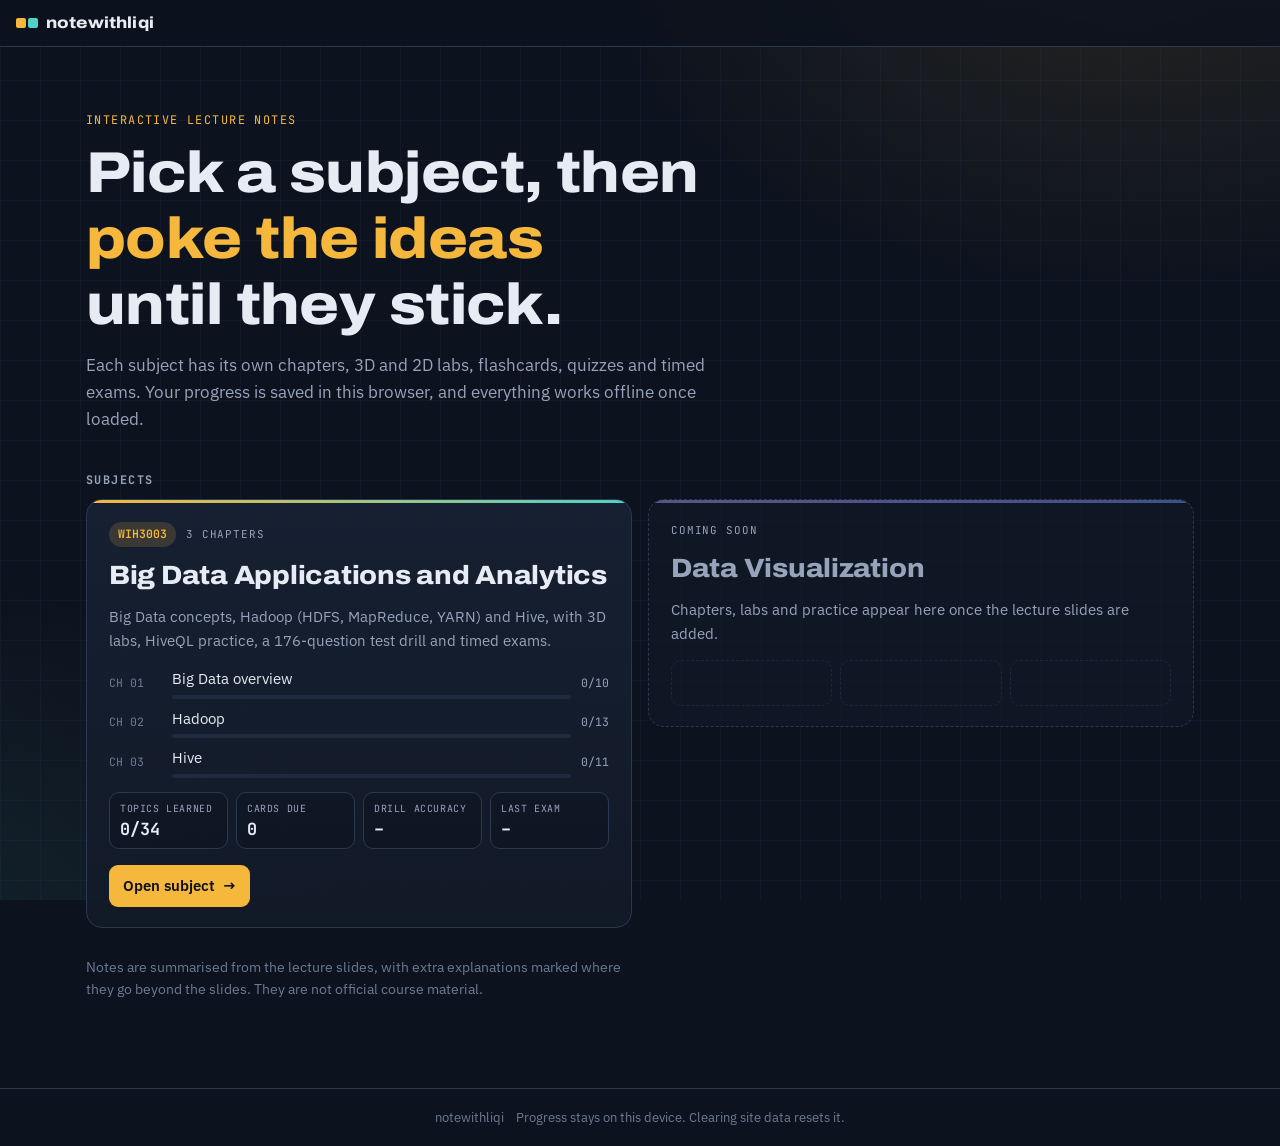
<file: notewithliqi/index.html>
<!doctype html>
<html lang="en">
<head>
<meta charset="utf-8">
<meta name="viewport" content="width=device-width, initial-scale=1, viewport-fit=cover">
<title>notewithliqi</title>
<meta name="description" content="notewithliqi: interactive revision notes for university subjects, with 3D labs, flashcards, quizzes and timed exams. Works offline.">
<meta name="theme-color" content="#0D131E">
<meta name="color-scheme" content="dark">
<meta property="og:type" content="website">
<meta property="og:title" content="notewithliqi">
<meta property="og:description" content="Interactive revision notes with 3D labs, flashcards, quizzes and timed exams.">
<link rel="icon" href="icons/icon-192.png" type="image/png">
<link rel="apple-touch-icon" href="icons/apple-touch-icon.png">
<link rel="manifest" href="manifest.webmanifest">
<meta name="apple-mobile-web-app-capable" content="yes">
<meta name="apple-mobile-web-app-title" content="notewithliqi">
<script>
/* Runs first. 1) An old offline copy of this site (before subjects had their own folders) answers every address
   with this page; if that happened, clear it and load the real page. 2) Old links such as /#ch2 now live under /big-data/. */
(function(){var ids=["big-data", "data-viz"],p=location.pathname,stale=false;for(var i=0;i<ids.length;i++){if(p.indexOf("/"+ids[i]+"/")>=0)stale=true}
 if(stale){var done=false;try{done=sessionStorage.getItem("nlq-fix")==="1";sessionStorage.setItem("nlq-fix","1")}catch(e){}
  if(!done){var go=function(){location.reload()};if(navigator.serviceWorker&&navigator.serviceWorker.getRegistrations){navigator.serviceWorker.getRegistrations().then(function(rs){return Promise.all(rs.map(function(r){return r.update().catch(function(){}).then(function(){return r.unregister()})}))}).then(go,go)}else go()}
  return}
 var fwd=function(){var h=location.hash;if(h&&h.length>1)location.replace("big-data/"+h)};fwd();window.addEventListener("hashchange",fwd)})();
</script>
<link rel="preconnect" href="https://fonts.googleapis.com">
<link rel="preconnect" href="https://fonts.gstatic.com" crossorigin>
<link rel="stylesheet" href="https://fonts.googleapis.com/css2?family=Archivo:wdth,wght@62..125,400..800&family=IBM+Plex+Sans:wght@400;500;600&family=JetBrains+Mono:wght@400;600&display=swap">
<link rel="stylesheet" href="shared/core.css">
<style>
/* hub only: the subject picker */
body{min-height:100vh;display:flex;flex-direction:column;
 background:
  radial-gradient(60vmax 40vmax at 88% -8%,#F5B83D1c,transparent 70%),
  radial-gradient(50vmax 40vmax at -6% 104%,#4FD1C514,transparent 70%),
  linear-gradient(#7C98FF0b 1px,transparent 1px) 0 0/40px 40px,
  linear-gradient(90deg,#7C98FF0b 1px,transparent 1px) 0 0/40px 40px,
  var(--bg);background-attachment:fixed}
.hub-top .wrap{justify-content:space-between}
.hub-top .brand{font-size:1rem;letter-spacing:.01em}
.hub-top .acts{display:flex;align-items:center;gap:10px}
.hub-main{flex:1;padding:clamp(28px,6vw,64px) 0 48px}
.hub-eyebrow{font-family:var(--f-mono);font-size:.74rem;text-transform:uppercase;letter-spacing:.12em;color:var(--amber)}
.hub-h1{font-size:clamp(2.1rem,5.4vw,3.6rem);font-weight:800;font-stretch:112%;margin-top:10px;max-width:18ch}
.hub-h1 em{font-style:normal;color:var(--amber)}
.hub-lede{color:var(--muted);font-size:1.06rem;max-width:62ch;margin-top:14px}
.today{display:flex;flex-wrap:wrap;gap:10px;margin-top:26px}
.today a,.today div{display:flex;align-items:center;gap:12px;padding:12px 16px;border:1px solid var(--line);border-radius:12px;background:color-mix(in srgb,var(--surface) 82%,transparent);color:var(--fg);text-decoration:none;min-width:0}
.today a:hover{border-color:var(--amber)}
.today .k{display:block;font-family:var(--f-mono);font-size:.68rem;text-transform:uppercase;letter-spacing:.08em;color:var(--muted)}
.today b{display:block;font-family:var(--f-display);font-weight:700}
.today small{color:var(--muted);display:block;white-space:nowrap;overflow:hidden;text-overflow:ellipsis;max-width:46ch}
.today .num{font:700 1.4rem var(--f-mono);color:var(--teal);font-variant-numeric:tabular-nums}
.subj-h{font-family:var(--f-mono);font-size:.74rem;text-transform:uppercase;letter-spacing:.12em;color:var(--muted);margin:40px 0 12px}
.subjects{display:grid;grid-template-columns:repeat(auto-fill,minmax(min(100%,420px),1fr));gap:16px}
.sc{position:relative;display:flex;flex-direction:column;gap:14px;padding:22px 22px 20px;border:1px solid var(--line);border-radius:16px;background:linear-gradient(180deg,color-mix(in srgb,var(--surface) 92%,transparent),color-mix(in srgb,var(--bg-2) 92%,transparent));overflow:hidden}
.sc::before{content:"";position:absolute;inset:0 0 auto;height:3px;background:linear-gradient(90deg,var(--a1),var(--a2))}
.sc.live:hover{border-color:color-mix(in srgb,var(--a1) 60%,var(--line))}
.sc .row{display:flex;align-items:center;gap:10px;flex-wrap:wrap}
.sc .code{font-family:var(--f-mono);font-size:.72rem;padding:3px 9px;border-radius:999px;background:color-mix(in srgb,var(--a1) 16%,transparent);color:var(--a1);font-weight:600}
.sc .st{font-family:var(--f-mono);font-size:.68rem;text-transform:uppercase;letter-spacing:.08em;color:var(--muted)}
.sc h2{font-size:clamp(1.35rem,2.6vw,1.65rem);font-weight:800;font-stretch:108%}
.sc h2 a{color:inherit;text-decoration:none}
.sc h2 a::after{content:"";position:absolute;inset:0;z-index:0}
.sc p{color:var(--muted)}
.sc .chs{display:grid;gap:8px;margin:0;padding:0;list-style:none}
.sc .chs li{display:grid;grid-template-columns:3.6em 1fr auto;gap:10px;align-items:center;font-size:.92rem}
.sc .chs .n{font-family:var(--f-mono);font-size:.72rem;color:var(--dim)}
.sc .chs .t{display:grid;gap:4px;min-width:0}
.sc .chs .t span{white-space:nowrap;overflow:hidden;text-overflow:ellipsis}
.sc .chs .bar{height:4px;border-radius:2px;background:var(--surface-2);overflow:hidden}
.sc .chs .bar i{display:block;height:100%;width:0;background:var(--a2);transition:width .5s}
.sc .chs .v{font-family:var(--f-mono);font-size:.72rem;color:var(--muted);font-variant-numeric:tabular-nums}
.sc .stats{display:grid;grid-template-columns:repeat(4,minmax(0,1fr));gap:8px}
.sc .stats div{border:1px solid var(--line);border-radius:10px;padding:8px 10px;background:color-mix(in srgb,var(--bg) 50%,transparent)}
.sc .stats span{display:block;font-family:var(--f-mono);font-size:.62rem;text-transform:uppercase;letter-spacing:.06em;color:var(--muted)}
.sc .stats b{display:block;font:700 1.05rem var(--f-mono);font-variant-numeric:tabular-nums;margin-top:2px}
@media (max-width:520px){.sc .stats{grid-template-columns:repeat(2,minmax(0,1fr))}}
.sc .cta{display:flex;gap:10px;flex-wrap:wrap;margin-top:2px;position:relative;z-index:1}
.sc .cta a{display:inline-flex;align-items:center;gap:8px;padding:9px 14px;border-radius:9px;text-decoration:none;font-weight:600;font-size:.92rem}
.sc .cta .go{background:var(--a1);color:#0B111C}
.sc .cta .go:hover{filter:brightness(1.08)}
.sc .cta .cont{border:1px solid var(--line);color:var(--fg);max-width:100%}
.sc .cta .cont:hover{border-color:var(--a1)}
.sc .cta .cont span{white-space:nowrap;overflow:hidden;text-overflow:ellipsis;max-width:30ch;color:var(--muted);font-weight:500}
.sc.soon{align-self:start;border-style:dashed;background:color-mix(in srgb,var(--bg-2) 70%,transparent)}
.sc.soon::before{opacity:.45}
.sc.soon h2{color:var(--muted)}
.sc .ghost{display:grid;grid-template-columns:repeat(3,minmax(0,1fr));gap:8px;opacity:.5}
.sc .ghost i{height:46px;border-radius:10px;border:1px dashed var(--line)}
.hub-note{margin-top:28px;color:var(--dim);font-size:.86rem;max-width:70ch}
.hub-foot{border-top:1px solid var(--line);padding:18px 0 calc(18px + env(safe-area-inset-bottom,0px));color:var(--dim);font-size:.82rem}
.hub-foot .wrap{display:flex;justify-content:space-between;gap:12px;flex-wrap:wrap}
@media (prefers-reduced-motion:reduce){.sc .chs .bar i{transition:none}}
</style>
</head>
<body>
<a class="skip" href="#subjects">Skip to subjects</a>
<header class="topbar hub-top">
  <div class="wrap">
    <a class="brand" href="./" title="notewithliqi home"><i></i><span>notewithliqi</span></a>
    <div class="acts">
      <span class="offl" id="offline-badge" hidden title="You are offline. Saved subjects still work.">Offline</span>
      <button class="srch" id="install-btn" type="button" hidden><svg viewBox="0 0 16 16" width="15" height="15" aria-hidden="true"><path d="M8 2v8M4.5 6.5L8 10l3.5-3.5M3 13h10" fill="none" stroke="currentColor" stroke-width="1.6" stroke-linecap="round" stroke-linejoin="round"/></svg><span class="lbl">Install app</span></button>
    </div>
  </div>
</header>
<main class="hub-main">
  <div class="wrap">
    <div class="hub-eyebrow">Interactive lecture notes</div>
    <h1 class="hub-h1">Pick a subject, then <em>poke the ideas</em> until they stick.</h1>
    <p class="hub-lede">Each subject has its own chapters, 3D and 2D labs, flashcards, quizzes and timed exams. Your progress is saved in this browser, and everything works offline once loaded.</p>
    <div class="today" id="today" hidden></div>
    <h2 class="subj-h" id="subjects">Subjects</h2>
    <div class="subjects">
      <article class="sc live" data-subject="big-data" style="--a1:#F5B83D;--a2:#4FD1C5">
        <div class="row"><span class="code">WIH3003</span><span class="st">3 chapters</span></div>
        <h2><a href="big-data/">Big Data Applications and Analytics</a></h2>
        <p>Big Data concepts, Hadoop (HDFS, MapReduce, YARN) and Hive, with 3D labs, HiveQL practice, a 176-question test drill and timed exams.</p>
        <ul class="chs" aria-label="Chapters">
          <li data-ch="1"><span class="n">CH 01</span><span class="t"><span>Big Data overview</span><span class="bar"><i></i></span></span><span class="v">–</span></li>
          <li data-ch="2"><span class="n">CH 02</span><span class="t"><span>Hadoop</span><span class="bar"><i></i></span></span><span class="v">–</span></li>
          <li data-ch="3"><span class="n">CH 03</span><span class="t"><span>Hive</span><span class="bar"><i></i></span></span><span class="v">–</span></li>
        </ul>
        <div class="stats"><div><span>Topics learned</span><b data-k="learned">–</b></div><div><span>Cards due</span><b data-k="due">–</b></div><div><span>Drill accuracy</span><b data-k="drill">–</b></div><div><span>Last exam</span><b data-k="exam">–</b></div></div>
        <div class="cta"><a class="go" href="big-data/">Open subject <span aria-hidden="true">→</span></a><a class="cont" href="big-data/" hidden>Continue <span></span></a></div>
      </article>
      <article class="sc soon" style="--a1:#B79CFF;--a2:#7C98FF" aria-label="Data Visualization, coming soon">
        <div class="row"><span class="st">Coming soon</span></div>
        <h2>Data Visualization</h2>
        <p>Chapters, labs and practice appear here once the lecture slides are added.</p>
        <div class="ghost" aria-hidden="true"><i></i><i></i><i></i></div>
      </article>
    </div>
    <p class="hub-note">Notes are summarised from the lecture slides, with extra explanations marked where they go beyond the slides. They are not official course material.</p>
  </div>
</main>
<footer class="hub-foot"><div class="wrap"><span>notewithliqi</span><span>Progress stays on this device. Clearing site data resets it.</span></div></footer>
<script>
(function(){"use strict";
const SUBJECTS=[{"id": "big-data", "status": "live", "title": "Big Data Applications and Analytics", "short": "Big Data", "prefix": "bdl-", "href": "big-data/"}, {"id": "data-viz", "status": "soon", "title": "Data Visualization", "short": "Data Viz"}];
const get=k=>{try{return JSON.parse(localStorage.getItem(k))}catch(e){return null}};
const esc=s=>String(s).replace(/[&<>"]/g,c=>({"&":"&amp;","<":"&lt;",">":"&gt;",'"':"&quot;"}[c]));
const $=s=>document.querySelector(s);
const now=Date.now();let dueAll=0,dueTop=null,dueMax=0;
SUBJECTS.filter(s=>s.status==="live").forEach(s=>{const card=document.querySelector(`[data-subject="${s.id}"]`);if(!card)return;
 const sm=get(s.prefix+"summary"),srs=get(s.prefix+"srs")||{};
 const seen=Object.keys(srs).length,due=Object.values(srs).filter(r=>r&&r.due<=now).length,fresh=sm?Math.max(0,sm.cards-seen):null;
 dueAll+=due;if(due>dueMax){dueMax=due;dueTop=s}
 const set=(k,v,c)=>{const b=card.querySelector(`[data-k="${k}"]`);if(b){b.textContent=v;if(c)b.style.color=c}};
 if(sm){set("learned",`${sm.learned}/${sm.topics}`);
  (sm.chapters||[]).forEach(c=>{const li=card.querySelector(`[data-ch="${c.n}"]`);if(!li)return;li.querySelector(".bar i").style.width=(c.total?c.done/c.total*100:0)+"%";li.querySelector(".v").textContent=`${c.done}/${c.total}`});
  if(sm.drill){const n=sm.drill.c+sm.drill.w;if(n){const p=Math.round(sm.drill.c/n*100);set("drill",p+"%",p>=75?"var(--teal)":p>=50?"var(--amber)":"var(--rose)")}}
  if(sm.exam!=null)set("exam",sm.exam+"%",sm.exam>=75?"var(--teal)":sm.exam>=50?"var(--amber)":"var(--rose)");
  if(sm.last&&sm.lastLabel){const c=card.querySelector(".cont");c.href=s.href+sm.last;c.querySelector("span").textContent=sm.lastLabel;c.hidden=false}}
 set("due",fresh!=null?`${due}`:"–");const d=card.querySelector('[data-k="due"]');if(d&&fresh!=null)d.title=`${due} due now, ${fresh} not started`});
const last=get("nlq-last"),ls=last&&SUBJECTS.find(s=>s.id===last.id&&s.status==="live");let h="";
if(ls&&last.hash)h+=`<a href="${esc(ls.href+last.hash)}"><span><span class="k">Continue · ${esc(ls.short)}</span><b>${esc(last.label||"Where you left off")}</b><small>${esc(ls.title)}</small></span><span aria-hidden="true">→</span></a>`;
if(dueAll)h+=`<a href="${esc(dueTop.href+"#glossary")}"><span class="num">${dueAll}</span><span><span class="k">Flashcards due today</span><b>Review them now</b><small>${esc(dueTop.title)}</small></span><span aria-hidden="true">→</span></a>`;
if(h){$("#today").innerHTML=h;$("#today").hidden=false}
const offB=$("#offline-badge"),net=()=>{offB.hidden=navigator.onLine};addEventListener("online",net);addEventListener("offline",net);net();
let ev=null;addEventListener("beforeinstallprompt",e=>{e.preventDefault();ev=e;$("#install-btn").hidden=false});
$("#install-btn").onclick=async()=>{if(!ev)return;ev.prompt();try{await ev.userChoice}catch(e){}ev=null;$("#install-btn").hidden=true};
addEventListener("pageshow",e=>{if(e.persisted)location.reload()});
})();
</script>
<script>
(function(){if(!("serviceWorker" in navigator))return;var h=location.hostname;if(location.protocol!=="https:"&&h!=="localhost"&&h!=="127.0.0.1")return;
 window.addEventListener("load",function(){var first=!navigator.serviceWorker.controller;
  navigator.serviceWorker.register("sw.js").then(function(reg){
   reg.addEventListener("updatefound",function(){var w=reg.installing;if(!w)return;w.addEventListener("statechange",function(){
    if(w.state==="activated"&&first){first=false;window.bdlToast&&bdlToast("Saved for offline use. This site now works without internet.")}})});
   setInterval(function(){reg.update().catch(function(){})},60*60*1000);
  }).catch(function(){});
 });
})();
</script>
</body>
</html>
</file>
<file: shared/core.css>
/* notewithliqi · shared styles for every subject page (tokens, shell, labs, practice tools) */
/* Layout: a dark "cluster console" — long scrolling chapters, each topic a card;
   3D labs sit in a canvas + side-panel pair that stacks on phones. Hadoop amber leads, teal = data in motion. */
:root{
  --bg:#0D131E; --bg-2:#121A28; --surface:#172133; --surface-2:#1E2A3F;
  --line:#2A3852; --fg:#E7EBF3; --muted:#97A3BA; --dim:#6C7A94;
  --amber:#F5B83D; --amber-soft:#F5B83D22; --teal:#4FD1C5; --teal-soft:#4FD1C51f;
  --rose:#F2727F; --rose-soft:#F2727F22; --blue:#7C98FF; --mint:#8FD694; --lilac:#B79CFF;
  --f-display:"Archivo","IBM Plex Sans",system-ui,sans-serif;
  --f-body:"IBM Plex Sans",system-ui,-apple-system,"Segoe UI",sans-serif;
  --f-mono:"JetBrains Mono",ui-monospace,"SFMono-Regular",Menlo,monospace;
  --s-1:.8125rem; --s0:.9375rem; --s1:1.0625rem; --s2:1.3rem; --s3:1.75rem; --s4:clamp(2.1rem,5vw,3.4rem);
  --r:10px;
  color-scheme:dark;
}
*,*::before,*::after{box-sizing:border-box}
:root{padding-top:env(safe-area-inset-top,0px);padding-bottom:env(safe-area-inset-bottom,0px)}
body{margin:0}
img{max-width:100%}
[hidden]{display:none!important}
html{background:var(--bg);scroll-padding-top:80px;overflow-anchor:none}
@media (prefers-reduced-motion:reduce){html{scroll-behavior:auto}}
body{background:var(--bg);color:var(--fg);font-family:var(--f-body);font-size:var(--s0);line-height:1.6}
body::before{content:"";position:fixed;inset:0 0 auto;height:env(safe-area-inset-top,0px);z-index:10;background:var(--bg)}
a{color:var(--amber)}
h1,h2,h3,h4{font-family:var(--f-display);text-wrap:balance;margin:0;line-height:1.15;letter-spacing:-.01em}
p{margin:0}
code,.mono{font-family:var(--f-mono);font-size:.86em}
:focus-visible{outline:2px solid var(--amber);outline-offset:2px;border-radius:4px}

.wrap{max-width:1140px;margin:0 auto;padding-left:max(16px,env(safe-area-inset-left,0px));padding-right:max(16px,env(safe-area-inset-right,0px))}

/* top bar */
.topbar{position:sticky;top:env(safe-area-inset-top,0px);z-index:9;background:color-mix(in srgb,var(--bg) 88%,transparent);backdrop-filter:blur(10px);border-bottom:1px solid var(--line)}
.topbar .wrap{display:flex;align-items:center;gap:16px;padding-block:10px;flex-wrap:wrap}
.brand{font-family:var(--f-display);font-weight:800;font-stretch:115%;letter-spacing:.02em;font-size:var(--s0);display:flex;align-items:center;gap:8px}
.brand i{width:10px;height:10px;border-radius:2px;background:var(--amber);display:inline-block;box-shadow:12px 0 0 var(--teal)}
.brand span{margin-left:12px}
.nav{display:flex;gap:4px;flex-wrap:wrap;margin-left:auto}
.nav a{color:var(--muted);text-decoration:none;font-size:var(--s-1);padding:6px 10px;border-radius:6px;font-weight:500}
.nav a:hover{color:var(--fg);background:var(--surface)}

/* hero */
.hero{padding-block:48px 28px}
.hero .eyebrow{font-family:var(--f-mono);font-size:var(--s-1);color:var(--teal);letter-spacing:.08em;text-transform:uppercase}
.hero h1{font-size:var(--s4);font-weight:800;font-stretch:112%;margin-top:10px;max-width:16ch}
.hero h1 em{font-style:normal;color:var(--amber)}
.hero p.lede{color:var(--muted);max-width:62ch;margin-top:14px;font-size:var(--s1)}
.chips{display:flex;flex-wrap:wrap;gap:8px;margin-top:18px}
.chip{font-family:var(--f-mono);font-size:.75rem;padding:4px 9px;border-radius:999px;border:1px solid var(--line);color:var(--muted);background:var(--bg-2)}
.chip.on{border-color:var(--amber);color:var(--amber);background:var(--amber-soft)}
.chip.t{border-color:var(--teal);color:var(--teal);background:var(--teal-soft)}
.toc{display:grid;grid-template-columns:repeat(auto-fit,minmax(240px,1fr));gap:12px;margin-top:26px}
.toc a{display:block;padding:14px 16px;background:var(--surface);border:1px solid var(--line);border-radius:var(--r);text-decoration:none;color:var(--fg)}
.toc a:hover{border-color:var(--amber)}
.toc b{font-family:var(--f-display);display:block;font-size:var(--s1)}
.toc small{color:var(--muted);font-size:var(--s-1)}

/* chapters */
.chapter{padding-block:36px 12px}
.ch-head{padding-block:22px;border-top:1px solid var(--line);display:grid;gap:8px}
.ch-head .eyebrow{font-family:var(--f-mono);color:var(--amber);font-size:var(--s-1);letter-spacing:.1em;text-transform:uppercase}
.ch-head h2{font-size:var(--s3);font-weight:800;font-stretch:108%}
.ch-head p{color:var(--muted);max-width:68ch}
.topic{background:var(--bg-2);border:1px solid var(--line);border-radius:14px;padding:22px;margin-top:18px;display:grid;gap:16px;min-width:0}
.topic-head{display:flex;align-items:baseline;gap:12px;flex-wrap:wrap}
.tnum{font-family:var(--f-mono);font-size:var(--s-1);color:var(--amber);background:var(--amber-soft);padding:2px 8px;border-radius:5px}
.topic h3{font-size:var(--s2);font-weight:700}
.topic p.sub{color:var(--muted);max-width:70ch}
.def{border-left:3px solid var(--amber);padding:10px 14px;background:var(--surface);border-radius:0 8px 8px 0;max-width:80ch}
.def b{color:var(--amber)}
.note{font-size:var(--s-1);color:var(--muted);border:1px dashed var(--line);border-radius:8px;padding:9px 12px;display:block;max-width:90ch}
.note::before{content:"Slide note";display:block;margin-bottom:3px;font-family:var(--f-mono);font-size:.7rem;text-transform:uppercase;letter-spacing:.06em;color:var(--rose)}
.note.extra::before{content:"Extra";color:var(--teal)}
.grid2{display:grid;grid-template-columns:repeat(auto-fit,minmax(260px,1fr));gap:12px}
.grid3{display:grid;grid-template-columns:repeat(auto-fit,minmax(220px,1fr));gap:12px}
.card{background:var(--surface);border:1px solid var(--line);border-radius:var(--r);padding:14px 16px;min-width:0}
.card h4{font-size:var(--s1);margin-bottom:6px}
.card p,.card li{color:var(--muted);font-size:var(--s-1)}
.card ul{margin:6px 0 0;padding-left:18px}
.card .tag{font-family:var(--f-mono);font-size:.7rem;color:var(--teal);text-transform:uppercase;letter-spacing:.06em}
ul.clean{margin:0;padding-left:18px}
ul.clean li{margin:3px 0}
.tbl{overflow-x:auto;border:1px solid var(--line);border-radius:var(--r)}
table{border-collapse:collapse;width:100%;font-size:var(--s-1)}
th,td{text-align:left;padding:8px 12px;border-bottom:1px solid var(--line);vertical-align:top}
th{font-family:var(--f-mono);font-size:.72rem;letter-spacing:.06em;text-transform:uppercase;color:var(--muted);background:var(--surface);font-weight:600}
tr:last-child td{border-bottom:0}
td.num{font-variant-numeric:tabular-nums;font-family:var(--f-mono);white-space:nowrap}
pre.code{background:#0A0F18;border:1px solid var(--line);border-radius:8px;padding:12px 14px;overflow-x:auto;margin:0;font-family:var(--f-mono);font-size:.8rem;line-height:1.55;color:#CFE3FF}
pre.code .k{color:var(--amber)} pre.code .c{color:var(--dim)}

/* 3D labs */
.lab{display:grid;grid-template-columns:minmax(0,1.75fr) minmax(0,1fr);gap:12px;align-items:stretch}
@media (max-width:820px){.lab{grid-template-columns:1fr}}
.stage{position:relative;height:440px;border-radius:12px;overflow:hidden;background:#0A101A;border:1px solid var(--line);min-width:0}
@media (max-width:600px){.stage{height:340px}}
.stage canvas{display:block;width:100%;height:100%;touch-action:pan-y;cursor:grab}
.stage canvas:active{cursor:grabbing}
.hint{position:absolute;left:10px;bottom:9px;font-family:var(--f-mono);font-size:.68rem;color:var(--dim);pointer-events:none;background:#0A101Acc;padding:3px 7px;border-radius:5px}
.stage .fallback{position:absolute;inset:0;display:grid;place-items:center;color:var(--muted);padding:20px;text-align:center}
.panel{background:var(--surface);border:1px solid var(--line);border-radius:12px;padding:16px;display:grid;gap:10px;align-content:start;min-width:0}
.panel .kicker{font-family:var(--f-mono);font-size:.7rem;letter-spacing:.08em;text-transform:uppercase;color:var(--teal)}
.panel h4{font-size:var(--s2)}
.panel p,.panel li{color:var(--muted);font-size:var(--s-1)}
.panel ul{margin:0;padding-left:18px}
.controls{display:flex;flex-wrap:wrap;gap:8px;align-items:center}
button.btn{font:600 var(--s-1) var(--f-body);color:var(--fg);background:var(--surface-2);border:1px solid var(--line);padding:7px 12px;border-radius:7px;cursor:pointer}
button.btn:hover{border-color:var(--amber)}
button.btn.on,button.btn.primary{background:var(--amber);color:#1A1406;border-color:var(--amber)}
button.btn.ghost{background:transparent}
button.btn:disabled{opacity:.45;cursor:not-allowed}
select,textarea,input[type=text]{font:var(--s-1) var(--f-mono);background:#0A0F18;color:var(--fg);border:1px solid var(--line);border-radius:7px;padding:7px 9px}
textarea{width:100%;resize:vertical;min-height:96px}
label.inline{display:flex;gap:6px;align-items:center;font-size:var(--s-1);color:var(--muted)}
.log{list-style:none;margin:0;padding:0;display:grid;gap:6px;font-size:.78rem}
.log li{padding:6px 9px;border-radius:6px;background:var(--bg-2);border-left:3px solid var(--line);color:var(--muted)}
.log li.a{border-color:var(--amber);color:var(--fg)} .log li.t{border-color:var(--teal);color:var(--fg)} .log li.r{border-color:var(--rose);color:var(--fg)}
.badge{font-family:var(--f-mono);font-size:.7rem;padding:1px 7px;border-radius:999px}
.badge.ok{background:var(--teal-soft);color:var(--teal)} .badge.warn{background:var(--amber-soft);color:var(--amber)} .badge.bad{background:var(--rose-soft);color:var(--rose)}
.steptext{font-size:var(--s-1);color:var(--fg);background:var(--bg-2);border:1px solid var(--line);border-radius:8px;padding:10px 12px;min-height:3.2em}

/* small interactives */
.scale{display:grid;grid-template-columns:repeat(8,minmax(0,1fr));gap:6px}
@media (max-width:640px){.scale{grid-template-columns:repeat(4,minmax(0,1fr))}}
.scale button{all:unset;cursor:pointer;background:var(--surface);border:1px solid var(--line);border-radius:8px;padding:10px 8px;text-align:center;display:grid;gap:2px}
.scale button:focus-visible{outline:2px solid var(--amber)}
.scale button b{font-family:var(--f-display);font-size:var(--s-1)}
.scale button span{font-family:var(--f-mono);font-size:.72rem;color:var(--muted)}
.scale button.on{border-color:var(--amber);background:var(--amber-soft)}
.scale button.on span{color:var(--amber)}
.scale-out{display:flex;gap:16px;align-items:center;flex-wrap:wrap}
.scale-out .pow{font-family:var(--f-display);font-weight:800;font-size:2.4rem;color:var(--amber);font-stretch:110%}
.scale-out .pow sup{font-size:.5em}
.timeline{display:grid;gap:12px}
input[type=range]{width:100%;accent-color:var(--amber)}
.years{display:flex;justify-content:space-between;font-family:var(--f-mono);font-size:.72rem;color:var(--muted)}
.bars{display:grid;gap:7px}
.bar{display:grid;grid-template-columns:minmax(120px,190px) 1fr 48px;gap:10px;align-items:center;font-size:var(--s-1)}
.bar .track{height:10px;background:var(--surface-2);border-radius:5px;overflow:hidden}
.bar .fill{height:100%;background:var(--teal);border-radius:5px}
.bar .v{font-family:var(--f-mono);font-variant-numeric:tabular-nums;text-align:right;color:var(--fg)}
.bar .name{color:var(--muted)}
@media (max-width:520px){.bar{grid-template-columns:1fr 44px}.bar .track{grid-column:1/-1;order:3}}
.tabs{display:flex;gap:6px;flex-wrap:wrap}
.tiles{display:grid;grid-template-columns:repeat(auto-fill,minmax(150px,1fr));gap:8px}
.tile{background:var(--surface);border:1px solid var(--line);border-radius:8px;padding:9px 11px}
.tile b{font-family:var(--f-display);font-size:var(--s1);color:var(--amber);font-variant-numeric:tabular-nums;display:block}
.tile span{font-size:.76rem;color:var(--muted)}
.pipe{display:grid;grid-template-columns:repeat(4,minmax(0,1fr));gap:10px}
@media (max-width:760px){.pipe{grid-template-columns:1fr 1fr}}
.pipe .card{position:relative}
.pipe .card .tag{color:var(--amber)}
.vevo{display:grid;gap:12px}
.vchips{display:flex;flex-wrap:wrap;gap:8px}
.vchip{padding:6px 12px;border-radius:999px;border:1px solid var(--line);font-weight:600;font-size:var(--s-1);color:var(--dim);background:var(--bg-2);transition:all .3s}
.vchip.on{color:#1A1406;background:var(--amber);border-color:var(--amber)}
.vchip.new{color:#06201D;background:var(--teal);border-color:var(--teal)}

/* quiz */
.quiz{display:grid;gap:14px}
.q-meta{display:flex;justify-content:space-between;font-family:var(--f-mono);font-size:.75rem;color:var(--muted);flex-wrap:wrap;gap:8px}
.q-prog{height:6px;background:var(--surface-2);border-radius:3px;overflow:hidden}
.q-prog i{display:block;height:100%;background:var(--amber);transition:width .3s}
.q-text{font-family:var(--f-display);font-size:var(--s2);font-weight:700}
.q-opts{display:grid;gap:8px}
.q-opts button{all:unset;cursor:pointer;padding:11px 14px;border:1px solid var(--line);border-radius:9px;background:var(--surface);font-size:var(--s0)}
.q-opts button:hover{border-color:var(--amber)}
.q-opts button:focus-visible{outline:2px solid var(--amber)}
.q-opts button.right{border-color:var(--teal);background:var(--teal-soft)}
.q-opts button.wrong{border-color:var(--rose);background:var(--rose-soft)}
.q-exp{font-size:var(--s-1);color:var(--muted)}
footer{padding-block:40px;color:var(--dim);font-size:var(--s-1);border-top:1px solid var(--line);margin-top:40px;display:flex;flex-wrap:wrap;gap:8px 24px;justify-content:space-between}

/* ---- v2: shell, sidebar, progress ---- */
.skip{position:absolute;left:-9999px;top:8px}
.skip:focus{left:16px;z-index:30;background:var(--amber);color:#1A1406;padding:8px 12px;border-radius:6px;font-weight:600}
.topbar .wrap{max-width:1340px}
.nav{overflow-x:auto;flex-wrap:nowrap;scrollbar-width:none;max-width:100%}
.nav::-webkit-scrollbar{display:none}
.nav a{white-space:nowrap}
@media (max-width:760px){.nav{margin-left:0;width:100%}}
.readbar{height:3px;background:var(--bg-2)}
.readbar i{display:block;height:100%;width:0;background:linear-gradient(90deg,var(--amber),var(--teal));transition:width .15s linear}
.shell{display:grid;grid-template-columns:250px minmax(0,1fr);gap:36px;max-width:1340px;margin:0 auto;padding-left:max(16px,env(safe-area-inset-left,0px));padding-right:max(16px,env(safe-area-inset-right,0px))}
@media (min-width:1100px){body.side-hidden .shell{grid-template-columns:minmax(0,1fr)}body.side-hidden .side{display:none}body.side-hidden main#main{margin-inline:auto}}
@media (max-width:1099px){.shell{grid-template-columns:minmax(0,1fr)}
 body .side{position:fixed;top:0;left:0;bottom:0;z-index:30;width:min(300px,86vw);max-height:none;background:var(--bg-2);border-right:1px solid var(--line);padding:calc(env(safe-area-inset-top,0px) + 18px) 14px calc(env(safe-area-inset-bottom,0px) + 18px) max(14px,env(safe-area-inset-left,0px));transform:translateX(-105%);transition:transform .25s ease;visibility:hidden}
 body.side-open .side{transform:none;visibility:visible}
 body.side-open .scrim{display:block}}
.scrim{display:none;position:fixed;inset:0;z-index:29;background:rgba(5,8,14,.6)}
main#main{min-width:0;max-width:1100px}
.side{position:sticky;top:calc(env(safe-area-inset-top,0px) + 64px);align-self:start;max-height:calc(100vh - 80px);overflow:auto;padding-block:30px 20px;scrollbar-width:thin}
.side .prog{background:var(--surface);border:1px solid var(--line);border-radius:10px;padding:12px;margin-bottom:16px;display:grid;gap:8px}
.side .prog b{font-family:var(--f-display);font-size:var(--s1)}
.side .prog small{color:var(--muted);font-size:.75rem}
.side .ptrack{height:6px;border-radius:3px;background:var(--surface-2);overflow:hidden}
.side .ptrack i{display:block;height:100%;background:var(--teal);transition:width .3s}
.side h5{font-family:var(--f-mono);font-size:.68rem;letter-spacing:.1em;text-transform:uppercase;color:var(--amber);margin:14px 0 6px;font-weight:600}
.side a{display:flex;gap:8px;align-items:baseline;padding:5px 8px;border-radius:6px;color:var(--muted);text-decoration:none;font-size:.8rem;line-height:1.35}
.side a:hover{color:var(--fg);background:var(--bg-2)}
.side a.active{color:var(--fg);background:var(--surface)}
.side a .n{font-family:var(--f-mono);font-size:.68rem;color:var(--dim);flex:none;width:2.4em}
.side a.done .n{color:var(--teal)}
.side a.done .n::after{content:" ✓"}
.side .reset{all:unset;cursor:pointer;color:var(--dim);font-size:.72rem;margin-top:12px;display:inline-block}
.side .reset:hover{color:var(--rose)}
.mark{all:unset;cursor:pointer;margin-left:auto;font-family:var(--f-mono);font-size:.7rem;letter-spacing:.04em;padding:4px 10px;border-radius:999px;border:1px solid var(--line);color:var(--muted)}
.mark:hover{border-color:var(--teal);color:var(--teal)}
.mark:focus-visible{outline:2px solid var(--amber)}
.mark[aria-pressed="true"]{background:var(--teal-soft);border-color:var(--teal);color:var(--teal)}
.topic.done{border-color:color-mix(in srgb,var(--teal) 35%,var(--line))}
.tip{font-size:var(--s-1);color:var(--fg);background:var(--teal-soft);border:1px solid color-mix(in srgb,var(--teal) 40%,transparent);border-radius:8px;padding:10px 14px;display:block;max-width:90ch}
.tip::before{content:"Exam tip";display:block;margin-bottom:3px;font-family:var(--f-mono);font-size:.7rem;text-transform:uppercase;letter-spacing:.06em;color:var(--teal)}
.stage-tools{position:absolute;top:8px;right:8px;display:flex;gap:6px;z-index:2}
.stage-tools button{all:unset;cursor:pointer;font-family:var(--f-mono);font-size:.68rem;color:var(--muted);background:#0A101Acc;border:1px solid var(--line);padding:4px 8px;border-radius:6px}
.stage-tools button:hover{color:var(--fg);border-color:var(--amber)}
.stage-tools button:focus-visible{outline:2px solid var(--amber)}
.stage .loading{position:absolute;inset:0;display:grid;place-items:center;color:var(--dim);font-family:var(--f-mono);font-size:.75rem}
.stage:fullscreen{height:100vh;border-radius:0;border:0}
.hero .meta{display:flex;flex-wrap:wrap;gap:6px 18px;margin-top:20px;font-family:var(--f-mono);font-size:.75rem;color:var(--muted)}
.hero .meta b{color:var(--fg);font-weight:600}
.gloss-bar{display:flex;gap:10px;flex-wrap:wrap;align-items:center}
.gloss-bar input{flex:1;min-width:200px;padding:9px 12px;font-size:var(--s0)}
.gloss{display:grid;grid-template-columns:repeat(auto-fill,minmax(270px,1fr));gap:10px;margin:0}
.gloss div{background:var(--surface);border:1px solid var(--line);border-radius:9px;padding:11px 13px;min-width:0}
.gloss dt{font-family:var(--f-display);font-weight:700;display:flex;justify-content:space-between;gap:8px}
.gloss dt span{font-family:var(--f-mono);font-size:.66rem;color:var(--amber);font-weight:500;padding-top:3px}
.gloss dd{margin:4px 0 0;color:var(--muted);font-size:var(--s-1)}
.gloss-empty{color:var(--muted);font-size:var(--s-1)}
.q-review{display:grid;gap:8px;margin:0;padding:0;list-style:none}
.q-review li{background:var(--surface);border:1px solid var(--line);border-left:3px solid var(--rose);border-radius:8px;padding:9px 12px;font-size:var(--s-1);color:var(--muted)}
.q-review li b{color:var(--fg);display:block}

/* ---- v3: chapter 3 + extra visuals ---- */
.hub{position:relative;height:400px;border:1px solid var(--line);border-radius:12px;background:radial-gradient(circle at 50% 50%,var(--surface) 0,#0A101A 72%);overflow:hidden;min-width:0}
.hub svg{position:absolute;inset:0;width:100%;height:100%}
.hub svg line{stroke:var(--line);stroke-width:2}
.hub svg line.on{stroke:var(--amber)}
.hub .hc{position:absolute;transform:translate(-50%,-50%);width:124px;height:124px;border-radius:50%;display:grid;place-items:center;text-align:center;background:var(--amber);color:#1A1406;font-family:var(--f-display);font-weight:800;font-size:var(--s0);padding:12px;line-height:1.2;box-shadow:0 0 0 8px var(--amber-soft)}
.hub button.hn{all:unset;box-sizing:border-box;position:absolute;transform:translate(-50%,-50%);width:min(190px,31%);padding:10px 12px;border-radius:10px;background:var(--surface-2);border:1px solid var(--line);color:var(--fg);font-size:var(--s-1);font-weight:600;text-align:center;cursor:pointer;line-height:1.3;transition:border-color .2s,background .2s}
.hub button.hn:hover{border-color:var(--amber)}
.hub button.hn:focus-visible{outline:2px solid var(--amber)}
.hub button.hn.on{background:var(--amber-soft);border-color:var(--amber);color:var(--amber)}
@media (max-width:640px){.hub{height:auto;display:grid;grid-template-columns:1fr 1fr;gap:8px;padding:12px;background:var(--bg-2)}.hub svg{display:none}.hub .hc{position:static;transform:none;width:auto;height:auto;border-radius:10px;grid-column:1/-1;box-shadow:none}.hub button.hn{position:static;transform:none;width:auto}}
.honey{display:flex;flex-wrap:wrap;justify-content:center;gap:6px 4px;padding-block:6px}
.hex{width:min(178px,46%);aspect-ratio:1/1.1547;clip-path:polygon(50% 0,100% 25%,100% 75%,50% 100%,0 75%,0 25%);background:var(--surface-2);display:grid;place-items:center;text-align:center;padding:24px 18px;font-size:var(--s-1);font-weight:600;color:var(--fg);line-height:1.3}
.hex.core{background:var(--amber);color:#1A1406;font-family:var(--f-display);font-weight:800;font-size:var(--s1)}
.fb{display:grid;gap:14px}
.fb-row{display:grid;grid-template-columns:170px minmax(0,1fr);gap:12px;align-items:center}
@media (max-width:640px){.fb-row{grid-template-columns:1fr}}
.fb-row .lbl{font-family:var(--f-display);font-weight:700}
.fb-row .lbl small{display:block;font-family:var(--f-mono);font-size:.7rem;font-weight:500;color:var(--muted);letter-spacing:.06em;text-transform:uppercase}
.fb-tiles{display:flex;flex-wrap:wrap;gap:8px}
.fb-t{padding:9px 12px;border-radius:8px;background:var(--surface);border:1px solid var(--line);font-size:var(--s-1);min-width:0;max-width:220px}
.fb-t b{display:block;font-family:var(--f-display);font-size:var(--s1);color:var(--amber)}
.fb-t.x{border-color:var(--rose);color:var(--rose);background:var(--rose-soft)}
.fb-t.ok{border-color:color-mix(in srgb,var(--teal) 55%,var(--line))}
.tree{font-family:var(--f-mono);font-size:.8rem;background:#0A0F18;border:1px solid var(--line);border-radius:8px;padding:12px;overflow-x:auto;margin:0;list-style:none}
.tree ul{list-style:none;margin:0;padding-left:18px;border-left:1px dashed var(--line);margin-left:8px}
.tree li{margin:2px 0}
.tree button{all:unset;cursor:pointer;padding:2px 6px;border-radius:5px;color:var(--fg);white-space:nowrap}
.tree button:hover{background:var(--surface-2)}
.tree button:focus-visible{outline:2px solid var(--amber)}
.tree button.on{background:var(--amber-soft);color:var(--amber)}
.tree button.file{color:var(--teal)}
.bytes{display:grid;gap:9px}
.brow{display:grid;grid-template-columns:96px minmax(0,1fr) 190px;gap:10px;align-items:center;font-size:var(--s-1)}
.brow code{color:var(--amber);font-weight:600}
.bcells{display:grid;grid-template-columns:repeat(8,1fr);gap:3px}
.bcells i{height:16px;border-radius:3px;background:var(--surface-2)}
.bcells i.f{background:var(--amber)}
.brow .rng{font-family:var(--f-mono);font-size:.72rem;color:var(--muted)}
@media (max-width:620px){.brow{grid-template-columns:84px minmax(0,1fr)}.brow .rng{grid-column:1/-1}}
.cx{display:grid;grid-template-columns:minmax(0,1.25fr) minmax(0,1fr);gap:12px}
@media (max-width:760px){.cx{grid-template-columns:1fr}}
.cx .hl{background:var(--amber);color:#1A1406;border-radius:3px}
.cx .res{font-family:var(--f-mono);font-size:var(--s1);color:var(--teal)}
.sor{display:grid;gap:12px}
.lane{display:grid;grid-template-columns:130px minmax(0,1fr);gap:12px;align-items:center}
@media (max-width:640px){.lane{grid-template-columns:1fr}}
.lane .lname b{font-family:var(--f-display);display:block}
.lane .lname small{font-family:var(--f-mono);font-size:.7rem;color:var(--muted)}
.track2{position:relative;border-radius:10px;background:var(--bg-2);border:1px solid var(--line);display:grid;grid-template-columns:repeat(4,minmax(0,1fr));gap:6px;padding:12px 10px}
.station{position:relative;z-index:1;font-size:.72rem;font-family:var(--f-mono);color:var(--muted);text-align:center;background:var(--surface);padding:6px 6px;border-radius:6px;border:1px solid var(--line);line-height:1.3;transition:all .3s}
.station.act{border-color:var(--amber);color:var(--fg);background:var(--amber-soft)}
.station.bad{border-color:var(--rose);color:var(--fg);background:var(--rose-soft)}
.station.good{border-color:var(--teal);color:var(--fg);background:var(--teal-soft)}
.sor-cols{display:grid;grid-template-columns:repeat(2,minmax(0,1fr));gap:12px}
@media (max-width:640px){.sor-cols{grid-template-columns:1fr}}
.sor-col{background:var(--bg-2);border:1px solid var(--line);border-radius:10px;padding:12px;display:grid;gap:10px;align-content:start;min-width:0}
.sor-ch b{font-family:var(--f-display);display:block}
.sor-ch small{font-family:var(--f-mono);font-size:.7rem;color:var(--muted)}
.lat{display:grid;grid-template-columns:repeat(3,minmax(0,1fr));gap:4px}
.lat div{padding:10px 12px;font-size:var(--s-1);color:var(--muted);border-top:4px solid var(--teal);background:var(--surface);border-radius:0 0 8px 8px}
.lat div:nth-child(2){border-color:var(--amber)} .lat div:nth-child(3){border-color:var(--rose)}
.lat b{display:block;font-family:var(--f-mono);font-size:.75rem;color:var(--fg);text-transform:uppercase;letter-spacing:.06em}
.lat .me{color:var(--fg);background:var(--rose-soft)}
@media (max-width:560px){.lat{grid-template-columns:1fr}}
.ticker{display:grid;grid-template-columns:repeat(auto-fit,minmax(150px,1fr));gap:8px}
.ticker div{background:var(--surface);border:1px solid var(--line);border-radius:8px;padding:9px 11px}
.ticker b{font-family:var(--f-display);font-size:var(--s2);color:var(--teal);font-variant-numeric:tabular-nums;display:block}
.ticker span{font-size:.76rem;color:var(--muted)}
.growth{display:flex;align-items:flex-end;gap:26px;padding:10px 6px 0;border-bottom:1px solid var(--line);margin-top:10px}
.gcol{display:flex;flex-direction:column;align-items:center;gap:4px}
.gcol b{font-family:var(--f-display);font-size:var(--s0)}
.gcol span{font-family:var(--f-mono);font-size:.72rem;color:var(--muted)}
.gbar{width:58px;border-radius:6px 6px 0 0;display:flex;flex-direction:column;overflow:hidden}
.gbar .s{background:var(--amber)} .gbar .u{background:var(--teal);flex:1}
.legend{display:flex;gap:14px;flex-wrap:wrap;font-size:.75rem;color:var(--muted);margin-top:8px}
.legend i{display:inline-block;width:10px;height:10px;border-radius:2px;margin-right:5px;vertical-align:-1px}
tr.on td{background:var(--amber-soft);color:var(--fg)}

/* ---- v4: nav, sidebar toggle, 2D views, polish ---- */
.side-btn{all:unset;cursor:pointer;display:inline-flex;align-items:center;gap:7px;padding:6px 10px;border:1px solid var(--line);border-radius:7px;color:var(--muted);font-size:var(--s-1);font-weight:600}
.side-btn:hover{color:var(--fg);border-color:var(--amber)}
.side-btn:focus-visible{outline:2px solid var(--amber)}
.side-btn svg{width:16px;height:16px}
.nav a{display:grid;gap:3px;justify-items:center}
.nav a.active{color:var(--fg);background:var(--surface)}
.nav a .np{display:block;width:100%;min-width:56px;height:3px;border-radius:2px;background:var(--surface-2);overflow:hidden}
.nav a .np b{display:block;height:100%;background:var(--teal);transition:width .3s}
.ch-head{position:relative;overflow:hidden}
.ch-head .num{position:absolute;right:0;top:-6px;font-family:var(--f-display);font-weight:800;font-stretch:125%;font-size:clamp(4.5rem,12vw,8rem);line-height:1;color:transparent;-webkit-text-stroke:1.5px var(--line);pointer-events:none;user-select:none}
.ch-prog{display:flex;align-items:center;gap:10px;font-family:var(--f-mono);font-size:.72rem;color:var(--muted);max-width:360px}
.ch-prog .ptrack{flex:1;height:5px;border-radius:3px;background:var(--surface-2);overflow:hidden}
.ch-prog .ptrack i{display:block;height:100%;background:var(--teal);transition:width .3s}
.totop{all:unset;position:fixed;right:calc(16px + env(safe-area-inset-right,0px));bottom:calc(16px + env(safe-area-inset-bottom,0px));z-index:25;cursor:pointer;width:44px;height:44px;border-radius:50%;display:grid;place-items:center;background:var(--amber);color:#1A1406;font-weight:800;box-shadow:0 6px 20px rgba(0,0,0,.45);transition:opacity .2s,transform .2s}
.totop[hidden]{display:none!important}
.totop:focus-visible{outline:2px solid var(--fg);outline-offset:3px}
.brand{text-decoration:none;color:var(--fg)}
.side a.sh{display:block;font-family:var(--f-mono);font-size:.68rem;letter-spacing:.1em;text-transform:uppercase;color:var(--amber);margin-top:12px;font-weight:600}
.side a.sh.cur{background:var(--surface)}
.toc a{display:grid;gap:4px;align-content:start}
.toc .tp{display:flex;align-items:center;gap:8px;margin-top:8px;font-family:var(--f-mono);font-size:.7rem;color:var(--muted)}
.toc .tp span{flex:1;height:4px;border-radius:2px;background:var(--surface-2);overflow:hidden}
.toc .tp i{display:block;height:100%;background:var(--teal)}
.toc a .go{font-family:var(--f-mono);font-size:.7rem;color:var(--amber);margin-top:4px}
.resume{margin-top:22px}
.resume a{display:inline-flex;align-items:center;gap:10px;padding:10px 16px;border-radius:10px;background:var(--amber);color:#1A1406;text-decoration:none;font-weight:700}
.resume small{font-weight:500;opacity:.8}
.pager{display:grid;grid-template-columns:repeat(2,minmax(0,1fr));gap:12px;margin-top:30px}
.pager a{display:grid;gap:3px;padding:14px 16px;border:1px solid var(--line);border-radius:12px;background:var(--surface);text-decoration:none;color:var(--fg);min-width:0}
.pager a:hover{border-color:var(--amber)}
.pager a.next{grid-column:2;text-align:right}
.pager small{font-family:var(--f-mono);font-size:.7rem;color:var(--muted)}
.pager b{font-family:var(--f-display);font-size:var(--s1)}
.phub{display:grid;grid-template-columns:repeat(auto-fit,minmax(220px,1fr));gap:12px}
.phub a{display:grid;gap:4px;padding:16px;background:var(--surface);border:1px solid var(--line);border-radius:12px;text-decoration:none;color:var(--fg)}
.phub a:hover{border-color:var(--amber)}
.phub b{font-family:var(--f-display);font-size:var(--s1)}
.phub small{color:var(--muted);font-size:var(--s-1)}
/* 2D views inside stages */
.stage .hint{z-index:2}
.flat{position:absolute;inset:0;z-index:1;background:#0A101A;overflow:auto;padding:48px 16px 34px;display:flex}
.flat-in{position:relative;margin:auto;width:100%;min-width:0}
.ft{all:unset;box-sizing:border-box;cursor:pointer;display:flex;flex-direction:column;align-items:center;justify-content:center;text-align:center;border-radius:8px;padding:6px 8px;font:600 .78rem/1.25 var(--f-body);color:#0B111C;min-height:46px;min-width:0;overflow-wrap:break-word;hyphens:auto;outline:2px solid transparent;outline-offset:2px;transition:transform .15s,box-shadow .2s,outline-color .2s,opacity .3s}
.ft:hover{transform:translateY(-2px)}
.ft:focus-visible{outline-color:var(--fg)}
.ft.on{outline-color:var(--fg);box-shadow:0 0 0 6px rgba(255,255,255,.07),0 10px 22px rgba(0,0,0,.45);transform:translateY(-3px)}
.ft.clip.on{filter:brightness(1.2) saturate(1.15)}
.ft small{font-weight:500;font-size:.68rem;opacity:.8}
.ft .sn{font-family:var(--f-mono);font-size:.62rem;font-weight:600;opacity:.75}
.frow{display:flex;gap:8px;align-items:stretch}
.frow+.frow{margin-top:8px}
.frl{font-family:var(--f-mono);font-size:.68rem;color:var(--dim);flex:none;display:flex;align-items:center}
.fwrap{flex:1;display:flex;justify-content:center;min-width:0}
.fcells{display:flex;gap:8px;min-width:0}
.fcells>*{flex:1 1 0;min-width:0}
.fdot{position:absolute;left:0;top:0;width:14px;height:14px;border-radius:50%;background:#fff;box-shadow:0 0 0 5px rgba(255,255,255,.22);transform:translate(-50%,-50%);transition:left .7s ease,top .7s ease;pointer-events:none;z-index:3}
.seg{display:inline-flex;border:1px solid var(--line);border-radius:6px;overflow:hidden;background:#0A101Acc}
.seg button{all:unset;cursor:pointer;font-family:var(--f-mono);font-size:.68rem;padding:4px 10px;color:var(--muted)}
.seg button:hover{color:var(--fg)}
.seg button:focus-visible{outline:2px solid var(--amber);outline-offset:-2px}
.seg button[aria-pressed="true"]{background:var(--amber);color:#1A1406}
.pil2{display:grid;gap:8px;grid-template-columns:1fr 4fr 1fr 1fr;grid-template-areas:"gov acc sec ops" "gov yarn sec ops" "gov hdfs sec ops"}
.pil2 .acc{grid-area:acc;display:grid;grid-template-columns:repeat(6,minmax(0,1fr));gap:6px}
.pil2 .acc .ft{min-height:96px}
.flat{container-type:inline-size}
@container (max-width:700px){.pil2{grid-template-columns:repeat(3,minmax(0,1fr));grid-template-areas:"acc acc acc" "yarn yarn yarn" "hdfs hdfs hdfs" "gov sec ops"}.pil2 .acc{grid-template-columns:repeat(3,minmax(0,1fr))}.pil2 .acc .ft{min-height:56px}}
.dag2{display:grid;grid-template-columns:repeat(3,minmax(0,1fr));gap:26px clamp(14px,5vw,40px);position:relative;z-index:1}
.dag2 .ft{min-height:60px}
.dag2-svg{position:absolute;inset:0;width:100%;height:100%;overflow:visible;pointer-events:none;z-index:0}
.dag2-svg .dp path{fill:none;stroke:#6C7A94;stroke-width:2;marker-end:url(#dagArrow)}
.ha-grid{display:grid;grid-template-columns:repeat(5,minmax(0,1fr));gap:6px}
.ha-grid .ft{min-height:36px;font-size:.72rem;padding:5px}
.ha-box{border:1px solid rgba(143,214,148,.35);background:rgba(143,214,148,.06);border-radius:10px;padding:24px 8px 8px;position:relative;margin-top:10px}
.ha-lbl{position:absolute;top:5px;left:10px;font:700 .72rem var(--f-display);color:#B9D9A8;letter-spacing:.04em}
.ha-master{border-radius:8px;padding:6px;display:grid;gap:6px;background:#5E8A5F}
.ha-master .ft{min-height:30px}
.cyl{border-radius:50%/22%!important}
.mr2{display:grid;grid-template-columns:repeat(6,minmax(96px,1fr));gap:10px;min-width:640px;align-items:center}
.mr2-col{display:grid;gap:6px;transition:opacity .4s,transform .4s}
.mr2-col.off{opacity:0;transform:translateX(-10px);pointer-events:none}
.mr2-h{font-family:var(--f-display);font-weight:700;font-size:.8rem;text-align:center}
.mr2-card{font-family:var(--f-mono);font-size:.72rem;background:var(--surface);border:1.5px solid;border-radius:8px;padding:6px;text-align:center;color:var(--fg);line-height:1.4;overflow-wrap:anywhere}
.eco2{display:grid;grid-template-columns:repeat(7,minmax(72px,1fr));gap:8px;align-items:end;min-width:560px}
.eco2-stack{display:flex;flex-direction:column-reverse;gap:4px}
.eco2 .ft{min-height:30px;font-size:.7rem;padding:4px}
.eco2 .ft.gone{opacity:0;pointer-events:none;transform:scaleY(.3)}
.eco2-col>span{display:block;text-align:center;font-family:var(--f-mono);font-size:.72rem;color:var(--muted);margin-top:6px}
/* flashcards */
.fc-wrap{display:grid;gap:12px;justify-items:center}
.fc{all:unset;box-sizing:border-box;cursor:pointer;width:min(520px,100%);min-height:220px;perspective:1000px}
.fc:focus-visible{outline:2px solid var(--amber);outline-offset:4px;border-radius:14px}
.fc-in{display:block;position:relative;width:100%;min-height:220px;transition:transform .5s;transform-style:preserve-3d}
.fc.flip .fc-in{transform:rotateY(180deg)}
.fc-face{position:absolute;inset:0;backface-visibility:hidden;border-radius:14px;border:1px solid var(--line);background:var(--surface);display:grid;place-items:center;padding:24px;text-align:center}
.fc-face.back{transform:rotateY(180deg);background:var(--surface-2)}
.fc-face b{font-family:var(--f-display);font-size:var(--s3);font-weight:800}
.fc-face .fcp{color:var(--fg);font-size:var(--s1);max-width:44ch;line-height:1.5}
.fc-face small{position:absolute;top:12px;left:14px;font-family:var(--f-mono);font-size:.7rem;color:var(--amber)}
.fc-face em{position:absolute;bottom:12px;font-style:normal;font-family:var(--f-mono);font-size:.68rem;color:var(--dim)}
@media (prefers-reduced-motion:reduce){.fc-in{transition:none}}

/* ---- v5: background, chapter accents, learning tools, search, print ---- */
#bg{position:fixed;inset:0;width:100%;height:100%;z-index:0;pointer-events:none}
.shell{position:relative;z-index:1}
[data-view="ch1"]{--ch:var(--teal);--ch-soft:var(--teal-soft)}
[data-view="ch2"]{--ch:var(--blue);--ch-soft:#7C98FF22}
[data-view="ch3"]{--ch:var(--amber);--ch-soft:var(--amber-soft)}
[data-view="practice"]{--ch:var(--lilac);--ch-soft:#B79CFF22}
[data-view="ch4"]{--ch:var(--rose);--ch-soft:var(--rose-soft)}
[data-view="ch5"]{--ch:var(--mint);--ch-soft:#8FD69422}
[data-view="ch6"]{--ch:var(--lilac);--ch-soft:#B79CFF22}
[data-view="sql"]{--ch:var(--blue);--ch-soft:#7C98FF22}
[data-view="excel"]{--ch:#3FBF7F;--ch-soft:#3FBF7F22}
[data-view] .tnum{color:var(--ch,var(--amber));background:var(--ch-soft,var(--amber-soft))}
[data-view] .ch-head .eyebrow{color:var(--ch,var(--amber))}
[data-view] .ch-head .num{-webkit-text-stroke-color:color-mix(in srgb,var(--ch,var(--line)) 45%,transparent)}
[data-view] .topic{background:color-mix(in srgb,var(--bg-2) 94%,transparent);box-shadow:0 1px 0 rgba(255,255,255,.03) inset,0 18px 40px -28px rgba(0,0,0,.7)}
[data-view] .topic-head{border-bottom:1px solid var(--line);padding-bottom:12px}
.toc a[data-toc]{border-top:3px solid var(--tc,var(--line))}
.toc a[data-toc="1"]{--tc:var(--teal)}.toc a[data-toc="2"]{--tc:var(--blue)}.toc a[data-toc="3"]{--tc:var(--amber)}
.hero{position:relative}
.hero h1{font-size:clamp(2.3rem,5.6vw,3.9rem)}
.howto{display:grid;grid-template-columns:repeat(auto-fit,minmax(230px,1fr));gap:12px;margin-top:26px;counter-reset:how}
.howto>div{background:color-mix(in srgb,var(--surface) 92%,transparent);border:1px solid var(--line);border-radius:12px;padding:16px;display:grid;gap:6px;align-content:start}
.howto b{font-family:var(--f-display);font-size:var(--s1)}
.howto b::before{counter-increment:how;content:counter(how);display:inline-grid;place-items:center;width:22px;height:22px;border-radius:50%;background:var(--amber);color:#1A1406;font-size:.75rem;margin-right:8px;vertical-align:2px}
.howto p{color:var(--muted);font-size:var(--s-1)}
.howto .why{font-family:var(--f-mono);font-size:.7rem;color:var(--teal)}
.sources{margin-top:12px;font-size:.75rem;color:var(--dim)}
.sources a{color:var(--muted)}
/* recall mode */
.recall-tg{display:flex;align-items:center;gap:8px;font-size:.78rem;color:var(--muted);cursor:pointer}
.recall-tg input{accent-color:var(--amber)}
body.recall .def:not(.shown),body.recall .gloss dd:not(.shown){position:relative;cursor:pointer;user-select:none}
body.recall .def:not(.shown)>*,body.recall .gloss dd:not(.shown){filter:blur(6px);opacity:.55}
body.recall .def:not(.shown)::after{content:"Recall it, then tap to reveal";position:absolute;inset:0;display:grid;place-items:center;font-family:var(--f-mono);font-size:.75rem;color:var(--amber);filter:none}
body.recall .def:not(.shown){color:transparent}
/* check yourself */
.cy{border:1px solid color-mix(in srgb,var(--ch,var(--amber)) 45%,var(--line));background:color-mix(in srgb,var(--ch-soft,var(--amber-soft)) 40%,var(--bg-2));border-radius:14px;padding:20px;margin-top:24px;display:grid;gap:14px}
.cy-head{display:flex;align-items:baseline;justify-content:space-between;gap:12px;flex-wrap:wrap}
.cy-head h3{font-size:var(--s2)}
.cy-q{display:grid;gap:8px}
.cy-q>b{font-weight:600}
.cy-o{display:flex;flex-wrap:wrap;gap:6px}
.cy-o button{all:unset;cursor:pointer;padding:7px 11px;border-radius:8px;border:1px solid var(--line);background:var(--surface);font-size:var(--s-1)}
.cy-o button:hover{border-color:var(--ch,var(--amber))}
.cy-o button:focus-visible{outline:2px solid var(--amber)}
.cy-o button.right{border-color:var(--teal);background:var(--teal-soft)}
.cy-o button.wrong{border-color:var(--rose);background:var(--rose-soft)}
.cy-e{font-size:var(--s-1);color:var(--muted)}
/* spaced repetition */
.fc-stats{display:flex;gap:8px;flex-wrap:wrap;justify-content:center}
.fc-stats span{font-family:var(--f-mono);font-size:.72rem;padding:4px 10px;border-radius:999px;border:1px solid var(--line);color:var(--muted)}
.fc-stats span b{color:var(--fg)}
.fc-boxes{display:flex;gap:4px;align-items:flex-end;height:34px}
.fc-boxes i{width:22px;border-radius:3px 3px 0 0;background:var(--teal);opacity:.8;min-height:2px}
.fc-done{text-align:center;color:var(--muted);display:grid;gap:10px;justify-items:center;padding:24px}
/* search palette */
.srch{all:unset;cursor:pointer;display:inline-flex;align-items:center;gap:8px;padding:6px 10px;border:1px solid var(--line);border-radius:7px;color:var(--muted);font-size:var(--s-1)}
.srch:hover{border-color:var(--amber);color:var(--fg)}
.srch:focus-visible{outline:2px solid var(--amber)}
.srch kbd,.cmdk-foot kbd{font-family:var(--f-mono);font-size:.66rem;padding:1px 5px;border:1px solid var(--line);border-radius:4px;color:var(--dim)}
@media (max-width:760px){.srch .lbl,.srch kbd{display:none}}
.cmdk{position:fixed;inset:0;z-index:40;background:rgba(5,8,14,.66);display:grid;justify-items:center;align-items:start;padding:calc(env(safe-area-inset-top,0px) + 10vh) max(16px,env(safe-area-inset-right,0px)) 16px max(16px,env(safe-area-inset-left,0px))}
.cmdk-box{width:min(640px,100%);background:var(--bg-2);border:1px solid var(--line);border-radius:14px;box-shadow:0 30px 80px rgba(0,0,0,.6);overflow:hidden;display:grid}
.cmdk-box input{all:unset;box-sizing:border-box;width:100%;padding:16px 18px;font-size:var(--s1);border-bottom:1px solid var(--line);color:var(--fg)}
.cmdk-res{list-style:none;margin:0;padding:6px;max-height:min(56vh,460px);overflow:auto}
.cmdk-res li{display:grid;grid-template-columns:auto 1fr;gap:4px 10px;padding:9px 10px;border-radius:8px;cursor:pointer;align-items:baseline}
.cmdk-res li[aria-selected="true"]{background:var(--surface)}
.cmdk-res .ty{font-family:var(--f-mono);font-size:.64rem;text-transform:uppercase;letter-spacing:.06em;color:var(--amber);width:46px}
.cmdk-res .tt{font-weight:600;font-size:var(--s0)}
.cmdk-res .sn{grid-column:2;font-size:.75rem;color:var(--muted);overflow:hidden;text-overflow:ellipsis;white-space:nowrap}
.cmdk-res mark{background:none;color:var(--amber)}
.cmdk-foot{display:flex;gap:14px;flex-wrap:wrap;padding:10px 14px;border-top:1px solid var(--line);font-size:.72rem;color:var(--dim)}
.cmdk-empty{padding:18px;color:var(--muted);font-size:var(--s-1)}
.offl{font-family:var(--f-mono);font-size:.68rem;padding:3px 9px;border-radius:999px;background:var(--rose-soft);color:var(--rose);border:1px solid color-mix(in srgb,var(--rose) 40%,transparent)}
.toast{position:fixed;left:50%;bottom:calc(20px + env(safe-area-inset-bottom,0px));transform:translateX(-50%);z-index:35;background:var(--surface-2);border:1px solid var(--line);border-radius:12px;padding:10px 10px 10px 16px;display:flex;gap:12px;align-items:center;box-shadow:0 14px 34px rgba(0,0,0,.55);font-size:var(--s-1);width:max-content;max-width:calc(100vw - 32px)}
.toast-x{all:unset;cursor:pointer;color:var(--muted);padding:4px 8px;border-radius:6px}
.toast-x:hover{color:var(--fg)}
.toast-x:focus-visible{outline:2px solid var(--amber)}
/* ---- v6: readability, coach marks, myths, HiveQL lab, exam, concept map ---- */
.card p,.card li,.panel p,.panel li,.fb-t,.station{font-size:.9rem;line-height:1.6}
.card ul{display:grid;gap:4px}
.note,.tip{font-size:.875rem}
table{font-size:.875rem}
@media (max-width:760px){.brand .code{display:none}.brand{font-size:.85rem}}
.coach{position:absolute;left:12px;bottom:40px;z-index:4;max-width:min(360px,calc(100% - 24px));background:var(--surface-2);border:1px solid var(--amber);border-radius:12px;padding:12px 14px;display:grid;gap:8px;box-shadow:0 16px 36px rgba(0,0,0,.55);font-size:.85rem}
.coach b{font-family:var(--f-display);color:var(--amber)}
.coach ul{margin:0;padding-left:18px;color:var(--fg);display:grid;gap:3px}
.myths{display:grid;gap:8px}
.myth{border:1px solid var(--line);border-radius:10px;background:var(--surface)}
.myth summary{cursor:pointer;padding:12px 14px;list-style:none;display:flex;gap:10px;align-items:baseline;font-weight:600}
.myth summary::-webkit-details-marker{display:none}
.myth summary::after{content:"Why it's wrong";margin-left:auto;font-family:var(--f-mono);font-size:.68rem;color:var(--dim);flex:none;padding-left:8px}
.myth[open] summary::after{content:"Hide"}
.myth summary:focus-visible{outline:2px solid var(--amber);border-radius:10px}
.mx{font-family:var(--f-mono);font-size:.64rem;text-transform:uppercase;letter-spacing:.06em;color:var(--rose);border:1px solid color-mix(in srgb,var(--rose) 50%,transparent);padding:1px 6px;border-radius:4px;flex:none}
.myth[open] .mx{color:var(--muted);border-color:var(--line);text-decoration:line-through}
.myth p{padding:0 14px 14px;margin:0;color:var(--muted);font-size:.9rem;line-height:1.6}
.myth p b{color:var(--teal)}
.hql{display:grid;grid-template-columns:250px minmax(0,1fr);gap:14px}
@media (max-width:880px){.hql{grid-template-columns:1fr}}
.hql-side{display:grid;gap:10px;align-content:start}
.hql-ex{list-style:none;margin:0;padding:0;display:grid;gap:5px}
.hql-ex button{all:unset;box-sizing:border-box;width:100%;cursor:pointer;display:flex;gap:8px;align-items:baseline;padding:8px 10px;border-radius:8px;border:1px solid var(--line);background:var(--surface);font-size:.85rem}
.hql-ex button:hover{border-color:var(--amber)}
.hql-ex button:focus-visible{outline:2px solid var(--amber)}
.hql-ex button.on{border-color:var(--amber);background:var(--amber-soft)}
.hql-ex .st{font-family:var(--f-mono);font-size:.7rem;color:var(--dim);flex:none;width:18px}
.hql-ex .st.ok{color:var(--teal)}
.hql-schema{font-family:var(--f-mono);font-size:.74rem;color:var(--muted);display:grid;gap:8px}
.hql-schema b{color:var(--fg)}
.hql-schema .pk{color:var(--amber)}
.hql-main{display:grid;gap:10px;min-width:0;align-content:start}
.hql-task{background:var(--surface);border:1px solid var(--line);border-radius:10px;padding:12px 14px;font-size:.95rem}
.hql-task b{font-family:var(--f-display)}
#hql-in{min-height:130px;font-size:.9rem;line-height:1.55;tab-size:2}
.hql-prune{font-family:var(--f-mono);font-size:.78rem;border:1px solid color-mix(in srgb,var(--amber) 45%,var(--line));background:var(--amber-soft);border-radius:8px;padding:9px 12px;color:var(--fg)}
.hql-out{max-height:340px;overflow:auto}
.hql-out td{font-family:var(--f-mono);font-size:.8rem;white-space:nowrap}
.exam{display:grid;gap:14px}
.exam-top{display:flex;justify-content:space-between;align-items:center;gap:12px;flex-wrap:wrap}
.exam-clock{font-family:var(--f-mono);font-size:1.4rem;font-variant-numeric:tabular-nums;color:var(--teal)}
.exam-clock.low{color:var(--rose)}
.exam-dots{display:flex;flex-wrap:wrap;gap:5px}
.exam-dots button{all:unset;cursor:pointer;width:26px;height:26px;border-radius:6px;display:grid;place-items:center;font-family:var(--f-mono);font-size:.68rem;border:1px solid var(--line);color:var(--muted)}
.exam-dots button.ans{background:var(--surface-2);color:var(--fg)}
.exam-dots button.cur{border-color:var(--amber);color:var(--amber)}
.exam-dots button:focus-visible{outline:2px solid var(--amber)}
.exam-opts{display:grid;gap:8px}
.exam-opts button{all:unset;cursor:pointer;padding:11px 14px;border:1px solid var(--line);border-radius:9px;background:var(--surface)}
.exam-opts button:hover{border-color:var(--amber)}
.exam-opts button:focus-visible{outline:2px solid var(--amber)}
.exam-opts button.pick{border-color:var(--amber);background:var(--amber-soft)}
.exam-modes{display:grid;grid-template-columns:repeat(auto-fit,minmax(220px,1fr));gap:10px}
.exam-modes button{all:unset;cursor:pointer;padding:14px 16px;border:1px solid var(--line);border-radius:12px;background:var(--surface);display:grid;gap:4px}
.exam-modes button:hover{border-color:var(--amber)}
.exam-modes button:focus-visible{outline:2px solid var(--amber)}
.exam-modes b{font-family:var(--f-display);font-size:var(--s1)}
.exam-modes small{color:var(--muted)}
.exam-score{font-family:var(--f-display);font-weight:800;font-size:2.6rem;line-height:1}
.cmap-wrap{margin-top:34px;display:grid;gap:10px}
.cmap-h{font-size:var(--s3);font-weight:800}
.cmap-scroll{overflow-x:auto;border:1px solid var(--line);border-radius:14px;background:color-mix(in srgb,#0A101A 88%,transparent)}
.cmap{position:relative;min-width:720px;aspect-ratio:1000/540}
.cmap svg{position:absolute;inset:0;width:100%;height:100%}
.cmap line{stroke:#2E3D59;stroke-width:1.6}
.cmap line.on{stroke:var(--amber);stroke-width:2.4}
.cmap text{fill:var(--amber);font:600 12px var(--f-body);opacity:0;stroke:#0A101A;stroke-width:5px;paint-order:stroke;transition:opacity .2s}
.cmap text.on{opacity:1}
.cmap button{all:unset;box-sizing:border-box;position:absolute;transform:translate(-50%,-50%);cursor:pointer;padding:8px 12px;border-radius:9px;font-weight:700;font-size:.82rem;text-align:center;color:#0B111C;min-width:110px;box-shadow:0 6px 16px rgba(0,0,0,.35);transition:transform .15s,box-shadow .15s}
.cmap button small{display:block;font:500 .62rem var(--f-mono);opacity:.75}
.cmap button:hover{transform:translate(-50%,-52%)}
.cmap button:focus-visible{outline:2px solid var(--fg);outline-offset:2px}
.cmap button.on{box-shadow:0 0 0 3px var(--fg),0 10px 24px rgba(0,0,0,.5)}
.cmap button.dim{opacity:.35}
/* ---- v7: drill, HDFS write path, NoSQL and YARN animations ---- */
.dr-tabs{margin:4px 0 12px}
.dr{display:grid;gap:14px}
.dr-bar{display:flex;flex-wrap:wrap;gap:10px;align-items:flex-end}
.dr-bar label{display:grid;gap:4px;font-size:.78rem;color:var(--muted)}
.dr-score{display:grid;grid-template-columns:repeat(6,minmax(0,1fr));gap:8px}
.dr-score small{display:block;font-size:.68rem;color:var(--muted)}
.dr-score div{background:var(--surface);border:1px solid var(--line);border-radius:9px;padding:8px 10px}
.dr-score span{font-family:var(--f-mono);font-size:.66rem;text-transform:uppercase;letter-spacing:.06em;color:var(--muted)}
.dr-score b{display:block;font-family:var(--f-mono);font-size:1.1rem;font-variant-numeric:tabular-nums}
@media (max-width:520px){.dr-score{grid-template-columns:repeat(3,minmax(0,1fr))}}
.dr-card{background:var(--surface);border:1px solid var(--line);border-radius:12px;padding:18px;display:grid;gap:12px}
.dr-meta{display:flex;justify-content:space-between;gap:8px;flex-wrap:wrap;font-size:.8rem;color:var(--muted)}
.dr-chip{font-family:var(--f-mono);font-size:.7rem;padding:2px 8px;border-radius:999px;background:var(--amber-soft);color:var(--amber)}
.dr-q{font-size:1.06rem;font-weight:600;line-height:1.5}
.dr-opts{display:grid;gap:8px}
.dr-opt{all:unset;box-sizing:border-box;display:flex;gap:10px;align-items:flex-start;padding:10px 12px;border:1.5px solid var(--line);border-radius:10px;background:var(--bg-2);cursor:pointer;line-height:1.45}
.dr-opt .k{font-family:var(--f-mono);color:var(--muted);min-width:1.2em}
.dr-opt:hover:not([disabled]){border-color:var(--amber)}
.dr-opt:focus-visible{outline:2px solid var(--amber)}
.dr-opt[disabled]{cursor:default}
.dr-opt.right{border-color:var(--teal);background:var(--teal-soft)}
.dr-opt.wrong{border-color:var(--rose);background:var(--rose-soft)}
.dr-exp{padding:12px 14px;border-radius:10px;background:var(--surface-2);font-size:.92rem;line-height:1.55}
.dr-exp.skip{background:var(--amber-soft)}
.dr-exp b{display:block;margin-bottom:2px}
.dr-nav{display:flex;justify-content:space-between;gap:8px;flex-wrap:wrap}
.dr-nav .grp{display:flex;gap:8px;flex-wrap:wrap}
.dr-dots{display:flex;flex-wrap:wrap;gap:4px}
.dr-dots button{all:unset;box-sizing:border-box;cursor:pointer;width:28px;height:28px;border-radius:6px;display:grid;place-items:center;font-family:var(--f-mono);font-size:.66rem;border:1px solid var(--line);color:var(--muted);background:var(--surface)}
.dr-dots button.c{background:var(--teal-soft);border-color:var(--teal);color:var(--teal)}
.dr-dots button.w{background:var(--rose-soft);border-color:var(--rose);color:var(--rose)}
.dr-dots button.s{background:var(--amber-soft);border-color:var(--amber);color:var(--amber)}
.dr-dots button.cur{outline:2px solid var(--fg);outline-offset:1px}
.dr-dots button:focus-visible{outline:2px solid var(--amber)}
.dr-done{text-align:center;display:grid;gap:8px;justify-items:center}
details.dq{background:var(--surface);border:1px solid var(--line);border-radius:12px;margin-bottom:10px}
details.dq summary{cursor:pointer;padding:14px 16px;font-weight:600;list-style:none;display:flex;gap:10px;line-height:1.45}
details.dq summary::-webkit-details-marker{display:none}
details.dq summary:focus-visible{outline:2px solid var(--amber);border-radius:12px}
details.dq summary .n{font-family:var(--f-mono);color:var(--muted);font-weight:400;min-width:2.2em}
details.dq summary .mk{margin-left:auto;font-family:var(--f-mono);font-size:.7rem;color:var(--amber);white-space:nowrap;padding-left:8px;font-weight:500}
details.dq[open] summary{border-bottom:1px solid var(--line)}
.dq .ans{padding:12px 16px 16px;font-size:.94rem;line-height:1.6;color:var(--fg)}
.dq .ans ul,.dq .ans ol{margin:6px 0;padding-left:1.3em}
.dq .ans p{margin:6px 0}
.dq .ans .marks{font-size:.76rem;color:var(--muted);font-family:var(--f-mono)}
.dq .ans table{border-collapse:collapse;font-size:.88rem;width:100%}
.dq .ans td,.dq .ans th{border:1px solid var(--line);padding:6px 8px;text-align:left;vertical-align:top}
.dq .ans .tw{overflow-x:auto}
.dq .ans pre{background:#0A0F18;border:1px solid var(--line);border-radius:8px;padding:10px;overflow-x:auto;margin:8px 0;font-family:var(--f-mono);font-size:.82rem;white-space:pre-wrap}
.dq .got{margin-top:10px;display:flex;gap:8px;align-items:center;font-size:.86rem;color:var(--muted)}
.dq .got input{accent-color:var(--teal)}
.dr-facts{display:grid;grid-template-columns:repeat(auto-fit,minmax(280px,1fr));gap:10px}
.dr-facts .fact{background:var(--surface);border:1px solid var(--line);border-radius:12px;padding:14px 16px}
.dr-facts h3{font-size:var(--s1);margin-bottom:6px;color:var(--amber)}
.dr-facts ul{margin:0;padding-left:1.2em;display:grid;gap:3px;font-size:.9rem}
.ptn{list-style:none;padding:0!important}
.ptn li{display:flex;gap:10px;align-items:baseline}
.src{font-family:var(--f-mono);font-size:.62rem;text-transform:uppercase;letter-spacing:.05em;padding:2px 6px;border-radius:4px;flex:none}
.src.s{background:var(--teal-soft);color:var(--teal)}
.src.b{background:var(--amber-soft);color:var(--amber)}
.hw2{position:relative;display:grid;gap:14px;grid-template-columns:minmax(0,1fr) minmax(0,1fr);grid-template-areas:"client nn" "racks racks";min-width:0}
.hw-box{background:var(--surface);border:1px solid var(--line);border-radius:10px;padding:10px 12px;display:grid;gap:6px;position:relative;z-index:1}
.hw-box b{font-family:var(--f-display)}
.hw-box small{color:var(--muted);font-size:.72rem}
.hw-file{display:flex;gap:3px;height:30px}
.hw-file i{display:grid;place-items:center;border-radius:4px;font-style:normal;font:600 .66rem var(--f-mono);color:#0B111C;min-width:18px;transition:opacity .3s}
.hw-file i.sent{opacity:.25}
.hw-nnlog{font-family:var(--f-mono);font-size:.68rem;color:var(--muted);min-height:2.6em;line-height:1.4}
.hw-racks{grid-area:racks;display:grid;grid-template-columns:1fr 1fr;gap:10px}
.hw-rack{border:1px dashed var(--line);border-radius:10px;padding:8px;display:grid;gap:6px}
.hw-rack>span{font-family:var(--f-mono);font-size:.68rem;color:var(--muted)}
.hw-rack .row{display:grid;grid-template-columns:repeat(3,minmax(0,1fr));gap:6px}
.hw-dn{background:var(--surface);border:1px solid var(--line);border-radius:8px;padding:6px;min-height:92px;display:grid;align-content:start;gap:4px;position:relative;z-index:1}
.hw-dn b{font:700 .72rem var(--f-mono)}
.hw-dn.hot{border-color:var(--amber);box-shadow:0 0 0 2px var(--amber-soft)}
.hw-bl{display:flex;flex-wrap:wrap;gap:3px}
.hw-bl i{font-style:normal;font:600 .6rem var(--f-mono);color:#0B111C;padding:2px 4px;border-radius:3px}
.hw-svg{position:absolute;inset:0;width:100%;height:100%;pointer-events:none;z-index:2;overflow:visible}
.hw-svg path{fill:none;stroke:var(--amber);stroke-width:2;stroke-dasharray:5 4;opacity:.8}
.hw-dot{position:absolute;width:14px;height:14px;border-radius:3px;transform:translate(-50%,-50%);z-index:3;pointer-events:none;box-shadow:0 0 0 3px rgba(255,255,255,.25)}
@container (max-width:520px){.hw2{grid-template-columns:1fr;grid-template-areas:"client" "nn" "racks"}.hw-racks{grid-template-columns:1fr}}
.nsq-grid,.my-grid{display:grid;grid-template-columns:repeat(2,minmax(0,1fr));gap:14px;margin-top:4px}
@media (max-width:700px){.nsq-grid,.my-grid{grid-template-columns:1fr}}
.nsq-side,.my-side{display:grid;gap:8px;align-content:start;background:var(--bg-2);border:1px solid var(--line);border-radius:10px;padding:12px;min-width:0}
.nsq-up{height:150px;display:grid;place-items:end center}
.nsq-box{background:var(--blue);color:#0B111C;border-radius:8px;display:grid;place-items:center;text-align:center;padding:6px;transition:width .4s,height .4s,background .3s;font-size:.8rem}
.nsq-box small{font-size:.7rem}
.nsq-box.max{background:var(--rose)}
.nsq-nodes{display:flex;flex-wrap:wrap;gap:6px;min-height:150px;align-content:flex-start}
.nsq-node{width:calc(33.3% - 4px);min-width:96px;background:var(--surface);border:1px solid var(--line);border-radius:8px;padding:6px;display:grid;gap:4px;transition:opacity .3s,border-color .3s}
.nsq-node b{font:700 .72rem var(--f-mono)}
.nsq-node.down{border-color:var(--rose);background:var(--rose-soft)}
.nsq-node.down .kk i{opacity:.3}
.kk{display:flex;flex-wrap:wrap;gap:3px}
.kk i{font-style:normal;font:600 .6rem var(--f-mono);padding:1px 4px;border-radius:3px;background:var(--teal-soft);color:var(--teal)}
.kk i.rep{background:var(--surface-2);color:var(--muted)}
.my-master{background:var(--surface);border:1px solid var(--line);border-radius:9px;padding:9px 11px;display:grid;gap:4px}
.my-master b{font-family:var(--f-display)}
.my-master small{color:var(--muted);font-size:.72rem}
.meter{height:8px;border-radius:4px;background:var(--surface-2);overflow:hidden}
.meter i{display:block;height:100%;width:0;background:var(--teal);transition:width .4s,background .3s}
.meter i.hot{background:var(--rose)}
.my-workers{display:grid;grid-template-columns:repeat(3,minmax(0,1fr));gap:6px}
.my-w{background:var(--surface);border:1px solid var(--line);border-radius:8px;padding:6px;min-height:74px;display:grid;align-content:start;gap:4px}
.my-w b{font:700 .66rem var(--f-mono);color:var(--muted)}
.my-w i{font-style:normal;font:600 .62rem var(--f-mono);padding:2px 5px;border-radius:4px;color:#0B111C;animation:pop .35s ease}
@keyframes pop{from{transform:scale(.4);opacity:0}to{transform:none;opacity:1}}
@media (prefers-reduced-motion:reduce){.my-w i{animation:none}}
/* print: the open page as clean notes */
@media print{
 :root{--bg:#fff;--bg-2:#fff;--surface:#fff;--surface-2:#eee;--line:#bbb;--fg:#111;--muted:#333;--dim:#555;color-scheme:light}
 #bg,.topbar,.side,.scrim,.totop,.toast,.coach,.exam,.cmap-wrap,.stage,.controls,.pager,.mark,.cy,.phub,.resume,.chips,.skip,.hint,.cmdk,.seg{display:none!important}
 .shell{display:block}.lab{grid-template-columns:1fr}
 .topic{break-inside:avoid-page;box-shadow:none!important;border-color:#bbb}
 a{color:#111}
 pre.code{background:#f4f4f4;color:#111;border-color:#bbb}
 body.recall .def>*,body.recall .gloss dd{filter:none!important;opacity:1!important}
}
.ch-head .lect{font-family:var(--f-mono);font-size:.75rem;color:var(--dim)}
/* ---- hub link (back to all subjects) ---- */
.hub-link{display:inline-grid;place-items:center;width:32px;height:32px;border:1px solid var(--line);border-radius:7px;color:var(--muted);text-decoration:none}
.hub-link:hover{color:var(--fg);border-color:var(--amber)}
.hub-link:focus-visible{outline:2px solid var(--amber)}
.hub-link svg{width:15px;height:15px}
.side-hub{display:flex;align-items:center;gap:8px;margin:0 0 12px;padding:8px 10px;border:1px solid var(--line);border-radius:8px;color:var(--muted);text-decoration:none;font-size:var(--s-1);font-weight:600}
.side-hub:hover{color:var(--fg);border-color:var(--amber)}
.side-hub b{font-family:var(--f-display);font-stretch:115%;color:var(--fg);font-weight:800}
@media print{.hub-link,.side-hub{display:none}}
</file>
<file: data-viz/subject.css>
/* Data Visualization: styles for this subject's labs (loaded after shared/core.css).
   Charts are self-styled SVG (viz.js); this file lays out the containers around them, the SQL lab and the practice Excel. */
[data-view="excel"]{--ch:var(--mint);--ch-soft:#8FD69422}
[data-view="sql"]{--ch:var(--blue);--ch-soft:#7C98FF22}

/* ---------- shared building blocks ---------- */
.vz{width:100%;min-width:0;position:relative}
.vz svg{display:block;max-width:100%;overflow:visible}
.vz svg text{font-family:var(--f-body)}
.vz-card{background:var(--surface);border:1px solid var(--line);border-radius:12px;padding:14px 16px;display:grid;gap:10px;min-width:0}
.vz-cap{font-size:.84rem;color:var(--muted);line-height:1.5}
.vz-cap b{color:var(--fg)}
.cards2,.cards3{display:grid;gap:12px;grid-template-columns:repeat(2,minmax(0,1fr))}
.cards3{grid-template-columns:repeat(3,minmax(0,1fr))}
@media (max-width:900px){.cards3{grid-template-columns:1fr}}
@media (max-width:720px){.cards2{grid-template-columns:1fr}}
.mini{background:var(--surface);border:1px solid var(--line);border-radius:12px;padding:14px 16px;display:grid;gap:8px;align-content:start;min-width:0}
.mini p,.mini li{font-size:.94rem;line-height:1.55}
.mini ul,.mini ol{margin:0;padding-left:1.2em;display:grid;gap:4px}
.mini small{display:block;color:var(--muted);font-size:.8rem;margin-top:4px}
.mini.sys{border-left:3px solid var(--ch,var(--teal))}
.big-eq{font-family:var(--f-display);font-weight:800;font-size:1.25rem;font-stretch:108%;color:var(--amber);margin-top:6px;text-wrap:balance}
.lab2{display:grid;grid-template-columns:minmax(0,1fr) minmax(260px,330px);gap:14px;align-items:start}
.lab2>.vz{background:#0A101A;border:1px solid var(--line);border-radius:12px;padding:10px;min-height:120px}
.lab2>.panel{align-self:stretch}
@media (max-width:900px){.lab2{grid-template-columns:1fr}}
.facts{margin:0;padding-left:1.2em;display:grid;gap:6px;font-size:.95rem;line-height:1.55}
.facts li::marker{color:var(--ch,var(--amber))}
.inl{display:inline-flex;align-items:center;gap:8px;font-size:.88rem;color:var(--muted);flex-wrap:wrap}
.inl b{color:var(--fg)}
.inl input[type=number],.inl input[type=text],.inl select,.exd-bar select,.cb-fields select,.hpd-calc select{background:var(--bg-2);color:var(--fg);border:1px solid var(--line);border-radius:7px;padding:6px 8px;font:inherit;font-size:.88rem;min-width:0}
.inl input[type=number]{width:5.5em}
.inl input[type=range]{accent-color:var(--ch,var(--amber));width:150px}
.inl input[type=color]{width:34px;height:28px;padding:0;border:1px solid var(--line);border-radius:6px;background:none;cursor:pointer}
.chk{display:flex;gap:8px;align-items:center;font-size:.9rem;cursor:pointer;padding:3px 0}
.chk input{accent-color:var(--ch,var(--amber));width:16px;height:16px;flex:none}
.mono{font-family:var(--f-mono);font-variant-numeric:tabular-nums}
.kbd-hint{font-family:var(--f-mono);font-size:.72rem;color:var(--dim);margin-left:auto}
.btn.on{border-color:var(--ch,var(--amber));color:var(--fg);background:var(--ch-soft,var(--amber-soft))}
.glow{box-shadow:0 0 0 2px var(--ch,var(--amber)),0 0 24px -4px var(--ch,var(--amber));transition:box-shadow .3s}

/* ---------- 1.3 count the 7s ---------- */
.sev{display:grid;gap:12px}
.sev-top{display:flex;justify-content:space-between;align-items:center;gap:12px;flex-wrap:wrap}
.sev-clock{font:700 1.5rem var(--f-mono);color:var(--amber);font-variant-numeric:tabular-nums;min-width:5ch;text-align:right}
.sev-body{position:relative;background:#F7F7F2;border-radius:12px;padding:16px;min-height:300px;display:grid;place-items:center;overflow-x:auto}
.sev-body.m-bar,.sev-body.m-pie{background:#0A101A;border:1px solid var(--line);display:block}
.sev-grid{font:500 clamp(.9rem,2.1vw,1.25rem)/1.55 "Times New Roman",Georgia,serif;color:#1C1C1C;letter-spacing:.06em;text-align:center;transition:filter .3s}
.sev-grid>div{display:flex;justify-content:center;gap:clamp(.25em,1.2vw,.7em)}
.sev-grid span{display:inline-block;min-width:.7em}
.sev-grid .s7{color:#2F7CF6;font-weight:700}
.sev-grid.blur{filter:blur(7px);user-select:none}
.sev-start{all:unset;position:absolute;inset:0;margin:auto;width:max-content;height:max-content;padding:12px 18px;border-radius:10px;background:var(--amber);color:#1A1406;font-weight:700;cursor:pointer;box-shadow:0 10px 30px #0006}
.sev-start:focus-visible{outline:3px solid #fff}
.sev-pies{display:grid;grid-template-columns:repeat(2,minmax(0,1fr));gap:12px}
@media (max-width:640px){.sev-pies{grid-template-columns:1fr}}
.pre56{display:grid;gap:12px}
.pre-row{display:flex;gap:28px;align-items:center;flex-wrap:wrap}
.big56{font:500 clamp(2.4rem,7vw,3.6rem)/1 var(--f-body);letter-spacing:.06em;color:var(--fg);min-width:6ch}
.dotgrid{display:grid;grid-template-columns:repeat(5,22px);gap:12px}
.dotgrid i{width:22px;height:22px;border-radius:50%;background:#97A3BA;display:block}

/* ---------- 1.4 history timeline ---------- */
.hist{overflow-x:auto;padding-bottom:4px;scrollbar-width:thin}
.hist-line{position:relative;display:flex;gap:8px;min-width:max-content;padding:10px 2px 2px}
.hist-line::before{content:"";position:absolute;left:0;right:0;top:4px;height:2px;background:linear-gradient(90deg,var(--teal),var(--blue),var(--amber),var(--rose))}
.hist-line button{all:unset;box-sizing:border-box;cursor:pointer;display:grid;gap:2px;padding:8px 10px;border:1px solid var(--line);border-radius:9px;background:var(--surface);min-width:118px;position:relative}
.hist-line button::before{content:"";position:absolute;top:-10px;left:14px;width:10px;height:10px;border-radius:50%;background:var(--surface-2);border:2px solid var(--dim)}
.hist-line button b{font:700 .7rem var(--f-mono);color:var(--muted);text-transform:uppercase;letter-spacing:.04em}
.hist-line button span{font-size:.86rem;font-weight:600}
.hist-line button:hover{border-color:var(--teal)}
.hist-line button.on{border-color:var(--teal);background:var(--teal-soft)}
.hist-line button.on::before{background:var(--teal);border-color:var(--teal)}
.hist-line button:focus-visible{outline:2px solid var(--amber)}

/* ---------- 1.5 illusions, 1.7 museum, 1.8 chunks, 1.9 Bertin ---------- */
.ill-tabs{flex-wrap:wrap}
.ill-stage{min-height:340px!important;display:grid;place-items:center}
.ill-box{width:100%;display:grid;place-items:center}
.ill-box svg{border-radius:8px}
.museum{display:grid;gap:10px}
.mus-grid{display:grid;grid-template-columns:repeat(auto-fill,minmax(64px,1fr));gap:6px}
.mus-grid button{all:unset;box-sizing:border-box;cursor:pointer;aspect-ratio:1;border-radius:6px;overflow:hidden;border:1px solid #ffffff14;display:flex;align-items:flex-end;justify-content:center;background:color-mix(in srgb,var(--c) 22%,#0A101A);padding:6px 0 0}
.mus-grid button i{display:block;width:38%;border-radius:40% 40% 4px 4px;background:var(--c);box-shadow:0 0 0 1px #0004}
.mus-grid button:hover,.mus-grid button.on{border-color:var(--amber);transform:translateY(-1px)}
.mus-grid button:focus-visible{outline:2px solid var(--amber)}
.mus-rec{background:var(--bg-2);border:1px solid var(--line);border-radius:10px;padding:10px 12px;font-size:.9rem;color:var(--muted);min-height:3.2em}
.mus-rec b{color:var(--fg)}
.mus-rec dl{display:grid;grid-template-columns:auto 1fr;gap:2px 12px;margin:6px 0 0}
.mus-rec dt{color:var(--dim);font-family:var(--f-mono);font-size:.74rem}
.mus-rec dd{margin:0;color:var(--fg)}
#chunks{display:grid;gap:10px}
.chk-show{font:700 clamp(1.4rem,4.4vw,2.2rem) var(--f-mono);letter-spacing:.12em;padding:16px;border-radius:10px;background:#0A101A;border:1px solid var(--line);text-align:center;min-height:2.6em;display:grid;place-items:center;color:var(--teal);overflow-wrap:anywhere}
#chunks input[type=text]{background:var(--bg-2);color:var(--fg);border:1px solid var(--line);border-radius:7px;padding:7px 10px;font:600 1rem var(--f-mono);letter-spacing:.08em;width:min(16em,100%)}
.bert{display:grid;gap:10px}
.bert-stage{min-height:300px}

/* ---------- 1.10 colour ---------- */
#hsv-p input[type=range]{width:100%;accent-color:var(--amber)}
#hsv-p label{display:grid;gap:2px;font-size:.84rem;color:var(--muted)}
.sw{display:flex;gap:4px;flex-wrap:wrap}
.sw i{width:34px;height:34px;border-radius:7px;display:block;border:1px solid #fff2}

/* ---------- 2.1 Halloween data, 2.2 planning dashboard ---------- */
.hw{display:grid;gap:12px}
.hw-lab{grid-template-columns:minmax(0,1fr) minmax(0,1.25fr)}
@media (max-width:900px){.hw-lab{grid-template-columns:1fr}}
.hw-tbl{margin:0}
.hw-tbl table{font-family:var(--f-mono);font-size:.82rem;font-variant-numeric:tabular-nums}
.hw-tbl td,.hw-tbl th{text-align:right;padding:5px 8px}
.hw-tbl td:first-child,.hw-tbl th:first-child{text-align:left}
.hw-tbl tr.on td{background:var(--blue-soft,#7C98FF22);color:var(--fg)}
.hw-tbl td.pk{color:var(--amber);font-weight:700}
.hpd{background:#FBF7EE;border-radius:12px;padding:14px;color:#2B2B2B;display:grid;gap:12px}
.hpd-head{display:flex;justify-content:space-between;align-items:baseline;gap:10px;flex-wrap:wrap;border-bottom:2px solid #E07B1A;padding-bottom:6px}
.hpd-head b{font:800 1.05rem var(--f-display);letter-spacing:.06em;text-transform:uppercase;color:#7A3A00}
.hpd-head small{color:#7A6A55;font-family:var(--f-mono);font-size:.72rem}
.hpd-grid{display:grid;grid-template-columns:repeat(3,minmax(0,1fr));gap:10px}
@media (max-width:900px){.hpd-grid{grid-template-columns:1fr}}
.hpd-grid>div{background:#fff;border:1px solid #E5DCCB;border-radius:8px;padding:8px;display:grid;gap:6px;align-content:start}
.hpd-grid p{font-size:.82rem;line-height:1.45;color:#3A3A3A}
.hpd-grid p b{color:#7A3A00}
.hpd-calc{display:flex;flex-wrap:wrap;gap:10px 18px;align-items:center;background:#fff;border:1px solid #E5DCCB;border-radius:8px;padding:10px 12px}
.hpd-calc .kicker{color:#B4580A}
.hpd-calc .inl{color:#555}
.hpd-calc .inl b{color:#2B2B2B}
.hpd-calc select{background:#fff!important;color:#2B2B2B!important;border-color:#CFC4B0!important}
.hpd-calc input[type=range]{accent-color:#E07B1A}
.hpd-out{flex-basis:100%;font-size:.9rem;color:#3A3A3A;line-height:1.5}
.hpd-out b{color:#B4580A}

/* ---------- 2.4 remove to improve ---------- */
.dc-list{display:grid;gap:2px;margin:4px 0}
.dc-list .chk{font-size:.86rem}
.dc-list .chk.done{color:var(--dim);text-decoration:line-through}
.ink{display:grid;gap:4px;margin-top:6px}
.ink span{font-family:var(--f-mono);font-size:.72rem;text-transform:uppercase;letter-spacing:.06em;color:var(--muted)}
.ink small{color:var(--muted);font-size:.8rem}

/* ---------- 3.x colour ---------- */
.five{display:grid;grid-template-columns:minmax(0,.9fr) minmax(0,1.1fr);gap:14px;align-items:start}
.five>.vz{background:#0A101A;border:1px solid var(--line);border-radius:12px;padding:10px}
@media (max-width:900px){.five{grid-template-columns:1fr}}
.cvd-pair{display:grid;grid-template-columns:repeat(2,minmax(0,1fr));gap:12px}
.cvd-pair>div{display:grid;gap:6px;background:#0A101A;border:1px solid var(--line);border-radius:12px;padding:10px;min-width:0}
@media (max-width:760px){.cvd-pair{grid-template-columns:1fr}}
#cvd-prev{display:grid;gap:6px}
.pal{display:grid;gap:8px}
.pal-row{display:grid;grid-template-columns:minmax(120px,190px) auto auto auto 1fr;gap:12px;align-items:center;background:var(--surface);border:1px solid var(--line);border-radius:10px;padding:8px 12px}
.pal-n{font-weight:600;font-size:.9rem}
.pal-arr{color:var(--dim)}
@media (max-width:600px){.pal-row{grid-template-columns:1fr auto auto auto}.pal-n{grid-column:1/-1}}

/* ---------- 4.x dashboards ---------- */
.exd{display:grid;gap:10px;background:#0A101A;border:1px solid var(--line);border-radius:12px;padding:12px}
.exd-bar{display:flex;flex-wrap:wrap;gap:10px;align-items:flex-end}
.exd-bar label{display:grid;gap:3px;font-size:.76rem;color:var(--muted)}
.exd-head{display:grid;gap:4px}
.exd-head b{font:800 1.15rem var(--f-display);color:var(--fg)}
.exd-head p{color:var(--muted);font-size:.9rem}
.defs3{display:grid;grid-template-columns:repeat(2,minmax(0,1fr));gap:12px}
@media (max-width:760px){.defs3{grid-template-columns:1fr}}
.dq1{margin:0;padding:14px 16px;border-left:3px solid var(--ch,var(--rose));background:var(--surface);border-radius:0 12px 12px 0;display:grid;gap:8px}
.dq1 p{font-family:Georgia,"Times New Roman",serif;font-size:1.04rem;line-height:1.55;color:var(--fg)}
.dq1 cite{font-style:normal;font-size:.8rem;color:var(--muted)}
.dq1 mark{background:var(--ch-soft,var(--rose-soft));color:var(--fg);padding:0 3px;border-radius:3px;box-shadow:inset 0 -2px 0 var(--ch,var(--rose))}
.bling{overflow-x:auto}
.bl-grid{display:grid;grid-template-columns:repeat(3,minmax(0,1fr));gap:12px;min-width:min(100%,640px)}
@media (max-width:820px){.bl-grid{grid-template-columns:1fr}}
.bl-card{background:#0A101A;border:1px solid var(--line);border-radius:12px;padding:12px;display:grid;gap:8px;align-content:start}
.bl-card svg{max-width:100%;height:auto}
.bl-card small{color:var(--muted);font-size:.8rem;line-height:1.45}
.bl-sparks{display:grid;grid-template-columns:repeat(2,minmax(0,1fr));gap:3px 10px}
.bl-sparks>div{display:grid;gap:0;min-width:0}
.bl-sparks span{font-size:.64rem;line-height:1.2;color:var(--muted);white-space:nowrap;overflow:hidden;text-overflow:ellipsis}
.bl-card>div:not(.bl-sparks){padding-right:16px}
.bl-sparks svg{flex:none}
.lay{display:grid;gap:12px}
.lay-tray{display:flex;flex-wrap:wrap;gap:8px;min-height:62px;padding:8px;border:1px dashed var(--line);border-radius:12px}
.lay-tile{all:unset;box-sizing:border-box;cursor:grab;display:grid;gap:2px;padding:10px 12px;border-radius:10px;background:var(--surface-2);border:1px solid var(--line);min-width:170px;flex:1 1 170px}
.lay-tile b{font-size:.92rem}
.lay-tile small{color:var(--muted);font-size:.78rem}
.lay-tile:hover{border-color:var(--rose)}
.lay-tile.on{border-color:var(--rose);box-shadow:0 0 0 2px var(--rose-soft)}
.lay-tile:focus-visible{outline:2px solid var(--amber)}
.lay-dash{position:relative;display:grid;grid-template-columns:1fr 1fr;grid-template-rows:minmax(150px,auto) minmax(150px,auto);gap:10px;padding:10px;background:#F4F5F7;border-radius:12px}
.lay-slot{position:relative;border:2px dashed #C9CED8;border-radius:10px;padding:8px;display:grid;align-content:start;gap:6px;background:#fff;cursor:pointer;min-width:0;z-index:1}
.lay-slot.over{border-color:var(--rose);background:#FFF1F3}
.lay-l{font:700 .66rem var(--f-mono);text-transform:uppercase;letter-spacing:.06em;color:#7A8394}
.lay-drop{color:#9AA2B1;font-size:.84rem;align-self:center;justify-self:center;margin-top:28px}
.lay-in{display:grid;gap:6px;background:#fff;color:#1F2633;border-radius:8px;cursor:grab;min-width:0}
.lay-in b{font-size:.92rem}
.lay-mini{min-width:0;overflow:hidden;color:#3A4250}
.lay-mini svg{max-width:100%}
.lay-mini .big{font:800 1.5rem var(--f-display);display:block;color:#1F2633}
.lay-mini small{color:#6A7384;font-size:.78rem}
.mb{display:grid;grid-template-columns:7.5em 1fr;gap:6px;align-items:center;font-size:.76rem;margin:2px 0}
.mb span{white-space:nowrap;overflow:hidden;text-overflow:ellipsis}
.mb i{display:block;height:9px;border-radius:2px;background:#5B9BE6}
.lay-dash.heat::after{content:"";position:absolute;inset:0;border-radius:12px;pointer-events:none;z-index:2;mix-blend-mode:multiply;
 background:radial-gradient(60% 55% at 22% 20%,#ff2a00cc,#ff9a0099 35%,#ffe60055 55%,transparent 75%),radial-gradient(40% 30% at 70% 14%,#ffb30088,transparent 70%),radial-gradient(30% 40% at 16% 66%,#ffd00077,transparent 70%)}
.kpi{display:grid;gap:10px;background:#0A101A;border:1px solid var(--line);border-radius:12px;padding:14px}
.kpi svg{max-width:560px}
.kpi-st{display:flex;flex-wrap:wrap;gap:8px}
.kpi-st span{padding:4px 10px;border-radius:999px;background:var(--surface-2);font-size:.84rem;color:var(--muted)}
.kpi-st b{color:var(--fg)}
#d-kpi .panel input[type=range]{width:100%;accent-color:var(--rose)}
#d-kpi .panel .inl{display:grid;grid-template-columns:1fr auto;width:100%}
#d-kpi .panel .inl input{grid-column:1/-1;grid-row:2}
#d-kpi .panel .inl b{grid-column:2;grid-row:1}
.duell{display:grid;grid-template-columns:minmax(260px,360px) minmax(0,1fr);gap:14px;align-items:start}
@media (max-width:900px){.duell{grid-template-columns:1fr}}
.du-steps{list-style:none;margin:0;padding:0;display:grid;gap:6px}
.du-steps li>button{all:unset;box-sizing:border-box;cursor:pointer;display:grid;gap:4px;width:100%;padding:10px 12px;border-radius:10px;border:1px solid var(--line);background:var(--surface)}
.du-steps li>button b{font-size:.92rem}
.du-steps li>button span{font-size:.86rem;color:var(--muted);line-height:1.5}
.du-steps li.on>button{border-color:var(--rose);background:var(--rose-soft)}
.du-steps li.done>button b{color:var(--muted)}
.du-steps li.done>button b::before{content:"✓ ";color:var(--teal)}
.du-steps li>button:focus-visible{outline:2px solid var(--amber)}
.du-nav{display:flex;gap:8px;justify-content:space-between;margin-top:4px}
.du-dash{display:grid;gap:10px;background:#F6F7F9;color:#1F2633;border-radius:12px;padding:12px;min-width:0}
.du-dash .kicker{color:#7A8394}
.du-dash .chip{background:#E7EAF0;color:#3A4250;border-color:#D3D8E2}
.du-dash .chip.on{background:#E3F4F1;color:#1C6D63;border-color:#9FD7CF}
.du-dash .chip.t{background:#FFF4DB;color:#8A5A00;border-color:#F1D59A}
.du-q,.du-src,.du-aud,.du-act,.du-map{background:#fff;border:1px solid #DDE1E8;border-radius:10px;padding:10px 12px;display:grid;gap:6px}
.du-q b{font-size:.98rem}
.du-src{display:flex;flex-wrap:wrap;gap:6px}
.du-aud .seg button{color:#3A4250}
.du-aud .seg button[aria-pressed="true"]{background:#1F2633;color:#fff}
.du-tbl{background:#fff;border:1px solid #DDE1E8;border-radius:10px;padding:6px 10px;display:grid;overflow-x:auto}
.du-row{display:grid;grid-template-columns:minmax(96px,1.1fr) minmax(130px,1.3fr) 100px minmax(110px,1fr);gap:10px;align-items:center;padding:6px 0;border-bottom:1px solid #EEF0F4;font-size:.86rem;min-width:460px}
.du-row:last-child{border-bottom:0}
.du-h{font:700 .66rem var(--f-mono);text-transform:uppercase;letter-spacing:.06em;color:#7A8394}
.du-bar{position:relative;display:block;height:14px;margin-right:3.4em;background:#EEF0F4;border-radius:2px}
.du-bar i{display:block;height:100%;background:#8D96A6;border-radius:2px}
.du-bar em{position:absolute;top:-3px;bottom:-3px;width:2px;background:#1F2633}
.du-bar small{position:absolute;left:100%;top:50%;transform:translateY(-50%);margin-left:6px;font-family:var(--f-mono);font-size:.74rem;color:#3A4250}
.du-act{border-color:#F5B3BC;background:#FFF3F5}
.du-act b{color:#B3122B}
.du-mapw{display:grid;grid-template-columns:minmax(0,1fr) minmax(0,1.2fr);gap:10px;align-items:start}
@media (max-width:760px){.du-mapw{grid-template-columns:1fr}}

/* ---------- SQL → chart lab ---------- */
.sqll{display:grid;grid-template-columns:minmax(220px,270px) minmax(0,1fr);gap:14px;align-items:start}
@media (max-width:900px){.sqll{grid-template-columns:1fr}}
.sql-side{display:grid;gap:8px;background:var(--surface);border:1px solid var(--line);border-radius:12px;padding:12px;position:sticky;top:84px}
@media (max-width:900px){.sql-side{position:static}}
.sql-ex{margin:0;padding:0;list-style:none;display:grid;gap:3px;counter-reset:ex}
.sql-ex li{counter-increment:ex}
.sql-ex button{all:unset;box-sizing:border-box;cursor:pointer;display:flex;gap:8px;align-items:baseline;width:100%;padding:7px 9px;border-radius:8px;font-size:.88rem;line-height:1.35}
.sql-ex button::before{content:counter(ex);font:600 .7rem var(--f-mono);color:var(--dim);min-width:1.4em}
.sql-ex button:hover{background:var(--surface-2)}
.sql-ex button.on{background:var(--ch-soft);color:var(--fg);box-shadow:inset 3px 0 0 var(--ch)}
.sql-ex button:focus-visible{outline:2px solid var(--amber)}
.sql-schema{display:grid;gap:6px}
.sql-schema details{border:1px solid var(--line);border-radius:8px;padding:6px 9px;background:var(--bg-2)}
.sql-schema summary{cursor:pointer;font:600 .86rem var(--f-mono)}
.sql-schema ul{margin:6px 0;padding-left:1.1em;font:.76rem/1.6 var(--f-mono);color:var(--muted)}
.sql-schema .sub{font-size:.76rem}
.sql-main{display:grid;gap:10px;min-width:0}
.sql-task{background:var(--surface);border:1px solid var(--line);border-left:3px solid var(--ch);border-radius:0 12px 12px 0;padding:10px 14px;display:grid;gap:4px}
.sql-task p{font-size:.96rem;line-height:1.55}
#sql-in{width:100%;min-height:150px;resize:vertical;background:#0A0F18;color:#E7EBF3;border:1px solid var(--line);border-radius:10px;padding:12px;font:500 .9rem/1.55 var(--f-mono);tab-size:2}
#sql-in:focus{outline:2px solid var(--ch);outline-offset:1px}
.sql-res{border:1px solid var(--line);border-radius:10px;background:var(--surface)}
.sql-res summary{cursor:pointer;padding:8px 12px;font-weight:600;font-size:.9rem}
.sql-res summary span{color:var(--muted);font-weight:400;font-family:var(--f-mono);font-size:.76rem}
.sql-out{max-height:280px;overflow:auto;margin:0;border-top:1px solid var(--line)}
.sql-out table{font-size:.82rem;font-family:var(--f-mono)}
.sql-out th{position:sticky;top:0;background:var(--surface-2)}
.cb{display:grid;gap:10px;background:var(--surface);border:1px solid var(--line);border-radius:12px;padding:12px}
.cb-row{display:flex;flex-wrap:wrap;gap:8px 14px;align-items:center}
.cb-l{font:700 .7rem var(--f-mono);text-transform:uppercase;letter-spacing:.06em;color:var(--muted)}
.cb-types{display:flex;flex-wrap:wrap;gap:6px}
.cb-fields label{display:grid;gap:3px;font-size:.76rem;color:var(--muted)}
.cb-fields .chk{display:flex;font-size:.86rem;color:var(--fg)}
#cb-title{background:var(--bg-2);color:var(--fg);border:1px solid var(--line);border-radius:7px;padding:7px 10px;font:inherit;font-size:.9rem;width:min(420px,100%)}
.cb-chart{background:#0A101A;border:1px solid var(--line);border-radius:10px;padding:10px}
.cb-crit{display:grid;gap:6px}
.cb-crit p,.cb-crit li{font-size:.9rem;line-height:1.5}
.cb-crit ul{margin:0;padding-left:1.2em;display:grid;gap:4px}
.cb-crit .ok{color:var(--teal)}.cb-crit .no{color:var(--rose)}.cb-crit .meh{color:var(--amber)}
.ct{all:unset;box-sizing:border-box;cursor:pointer;display:inline-flex;align-items:center;gap:7px;padding:6px 10px;border:1px solid var(--line);border-radius:8px;font-size:.84rem;color:var(--muted);background:var(--bg-2)}
.ct:hover{color:var(--fg);border-color:var(--ch)}
.ct.on{color:var(--fg);border-color:var(--ch);background:var(--ch-soft)}
.ct:focus-visible{outline:2px solid var(--amber)}
.pat{display:grid;grid-template-columns:repeat(auto-fill,minmax(260px,1fr));gap:10px}
.pat-c{background:var(--surface);border:1px solid var(--line);border-radius:12px;padding:12px;display:grid;gap:6px;align-content:start}
.pat-c pre.code{margin:0;font-size:.76rem;white-space:pre-wrap}
.pat-c .btn{justify-self:start}

/* chart-type icons (SQL lab + Excel dialogs) */
.ic{display:inline-block;width:18px;height:14px;flex:none;position:relative;color:currentColor}
.ic-column,.ic-histogram{background:linear-gradient(currentColor,currentColor) 1px 6px/4px 8px no-repeat,linear-gradient(currentColor,currentColor) 7px 2px/4px 12px no-repeat,linear-gradient(currentColor,currentColor) 13px 8px/4px 6px no-repeat}
.ic-histogram{background:linear-gradient(currentColor,currentColor) 0 7px/6px 7px no-repeat,linear-gradient(currentColor,currentColor) 6px 2px/6px 12px no-repeat,linear-gradient(currentColor,currentColor) 12px 9px/6px 5px no-repeat}
.ic-bar{background:linear-gradient(currentColor,currentColor) 0 1px/14px 3px no-repeat,linear-gradient(currentColor,currentColor) 0 6px/9px 3px no-repeat,linear-gradient(currentColor,currentColor) 0 11px/17px 3px no-repeat}
.ic-stacked{background:linear-gradient(currentColor 0 50%,#8FD694 0) 1px 5px/4px 9px no-repeat,linear-gradient(currentColor 0 40%,#8FD694 0) 7px 1px/4px 13px no-repeat,linear-gradient(currentColor 0 60%,#8FD694 0) 13px 7px/4px 7px no-repeat}
.ic-stacked100{background:linear-gradient(currentColor 0 50%,#8FD694 0) 1px 1px/4px 13px no-repeat,linear-gradient(currentColor 0 30%,#8FD694 0) 7px 1px/4px 13px no-repeat,linear-gradient(currentColor 0 70%,#8FD694 0) 13px 1px/4px 13px no-repeat}
.ic-line::before,.ic-area::before,.ic-combo::before{content:"";position:absolute;inset:0;background:currentColor;clip-path:polygon(0 85%,30% 45%,55% 65%,100% 5%,100% 20%,56% 80%,30% 60%,0 100%)}
.ic-area::before{clip-path:polygon(0 85%,30% 45%,55% 65%,100% 5%,100% 100%,0 100%);opacity:.85}
.ic-combo{background:linear-gradient(#8FD694,#8FD694) 1px 7px/4px 7px no-repeat,linear-gradient(#8FD694,#8FD694) 7px 4px/4px 10px no-repeat,linear-gradient(#8FD694,#8FD694) 13px 8px/4px 6px no-repeat}
.ic-pie,.ic-donut{border-radius:50%;width:14px;height:14px;background:conic-gradient(currentColor 0 62%,#8FD694 0 85%,#F5B83D 0)}
.ic-donut{-webkit-mask:radial-gradient(circle,#0000 35%,#000 36%);mask:radial-gradient(circle,#0000 35%,#000 36%)}
.ic-scatter{background:radial-gradient(circle,currentColor 1.6px,transparent 2px) 0 9px/5px 5px no-repeat,radial-gradient(circle,currentColor 1.6px,transparent 2px) 5px 5px/5px 5px no-repeat,radial-gradient(circle,currentColor 1.6px,transparent 2px) 9px 7px/5px 5px no-repeat,radial-gradient(circle,currentColor 1.6px,transparent 2px) 13px 1px/5px 5px no-repeat}
.ic-table{border:1.5px solid currentColor;border-radius:2px;background:linear-gradient(currentColor,currentColor) 0 4px/100% 1.5px no-repeat,linear-gradient(currentColor,currentColor) 6px 0/1.5px 100% no-repeat}

/* ---------- Excel lab ---------- */
.xl-top{display:flex;flex-wrap:wrap;gap:10px;align-items:center;justify-content:space-between}
.xl-top .tabs{flex-wrap:wrap}
.btn-dl{display:inline-flex;align-items:center;gap:8px;padding:8px 12px;border-radius:8px;background:#217346;color:#fff;text-decoration:none;font-weight:600;font-size:.88rem}
.btn-dl::before{content:"⤓";font-weight:700}
.btn-dl:hover{filter:brightness(1.1)}
.xl-wrap{display:grid;grid-template-columns:minmax(0,1fr) minmax(250px,320px);gap:12px;align-items:start}
#xl-lab{container-type:inline-size}
@container (max-width:1060px){.xl-wrap{grid-template-columns:1fr}.xl-guide{position:static!important;max-height:none!important;order:-1}}
.xl-sheet{container-type:inline-size}
@container (max-width:860px){.xs-body,.xs-main{flex-direction:column;align-items:stretch}.xs-side,.xs-main>.xs-side.in{width:100%;order:-1;padding:10px;grid-template-columns:repeat(auto-fill,minmax(260px,1fr))}.xfl{width:100%;position:static;border-left:0;border-top:1px solid var(--xl)}}
.xl{min-width:0;position:relative}
.xl-guide{background:var(--surface);border:1px solid var(--line);border-radius:12px;padding:12px 14px;display:grid;gap:10px;position:sticky;top:84px;max-height:calc(100vh - 100px);overflow:auto}
.xg-h{display:grid;gap:6px}
.xg-h p{font-size:.9rem;color:var(--muted)}
.xg-h small{color:var(--muted);font-size:.78rem}
.xg-steps{margin:0;padding:0;list-style:none;display:grid;gap:6px}
.xg-steps li{border:1px solid var(--line);border-radius:9px;padding:8px 10px;font-size:.88rem;background:var(--bg-2)}
.xg-steps li.ok{color:var(--muted);border-color:#4FD1C555}
.xg-steps li.ok b{color:var(--teal)}
.xg-steps li.cur{border-color:var(--mint);box-shadow:0 0 0 2px #8FD69433;background:var(--surface-2)}
.xg-d{display:grid;gap:6px;margin-top:6px}
.xg-d p{font-size:.86rem;line-height:1.5;color:var(--fg)}
.xg-d .tag{display:inline-block;font:700 .62rem var(--f-mono);text-transform:uppercase;letter-spacing:.05em;padding:2px 6px;border-radius:4px;background:#21734633;color:#7FD3A2;margin-right:4px}
.xg-d .tag.here{background:var(--amber-soft);color:var(--amber)}
.xg-d .btn{justify-self:start}
.xg-done{border:1px solid var(--teal);background:var(--teal-soft);border-radius:10px;padding:10px 12px;display:grid;gap:4px}
.xg-done p{font-size:.88rem}
/* the window */
.xl-win{--xg:#217346;--xl:#E1DFDD;--xt:#201F1E;background:#fff;color:var(--xt);border-radius:10px;overflow:hidden;border:1px solid #8A8886;font:13px/1.35 "Segoe UI",system-ui,-apple-system,Arial,sans-serif;box-shadow:0 18px 40px -18px #000c;position:relative}
.xl-win button{font:inherit}
.xl-titlebar{display:flex;align-items:center;gap:10px;background:var(--xg);color:#fff;padding:6px 10px;font-size:12px}
.xl-logo{display:grid;place-items:center;width:20px;height:20px;border-radius:3px;background:#fff;color:var(--xg);font-weight:800;font-size:12px}
.xl-auto{margin-left:auto;opacity:.8}
.xl-tabs{display:flex;gap:2px;background:#F3F2F1;padding:4px 6px 0;overflow-x:auto;scrollbar-width:none}
.xl-tabs button{all:unset;box-sizing:border-box;cursor:pointer;padding:6px 10px;border-radius:4px 4px 0 0;white-space:nowrap;color:#323130}
.xl-tabs button:hover{background:#E1DFDD}
.xl-tabs button.on{background:#fff;color:var(--xg);font-weight:600;box-shadow:inset 0 -2px 0 var(--xg)}
.xl-tabs button.ctx{color:#7A2E91}
.xl-tabs button.ctx.on{color:#7A2E91;box-shadow:inset 0 -2px 0 #7A2E91}
.xl-tabs button:focus-visible{outline:2px solid #0078D4}
.xr{display:flex;gap:0;background:#fff;border-bottom:1px solid var(--xl);overflow-x:auto;min-height:84px;align-items:stretch;scrollbar-width:thin}
.xr-g{display:grid;grid-template-rows:1fr auto;padding:4px 6px 2px;border-right:1px solid #EDEBE9;flex:none}
.xr-g>span{text-align:center;font-size:11px;color:#605E5C;padding-top:2px}
.xr-b{display:flex;gap:2px;align-items:flex-start}
.xbtn{all:unset;box-sizing:border-box;cursor:pointer;display:grid;justify-items:center;gap:2px;padding:4px 6px;border-radius:4px;min-width:46px;max-width:84px;text-align:center;color:#323130;border:1px solid transparent}
.xbtn i{font-style:normal;font-size:16px;line-height:20px;height:20px;color:var(--xg);white-space:nowrap}
.xbtn span{font-size:11px;line-height:1.2}
.xbtn:hover{background:#F3F2F1}
.xbtn.on{background:#E1F0E7;border-color:#B5D6C2}
.xbtn[disabled]{opacity:.45;cursor:default}
.xbtn:focus-visible{outline:2px solid #0078D4}
.xbtn.pulse,.pulse{animation:xpulse 1.2s ease-in-out 2;outline:3px solid #F5B83D;outline-offset:1px;border-radius:6px}
@keyframes xpulse{50%{outline-color:#F5B83D00}}
.xr-note{align-self:center;padding:0 12px;color:#605E5C}
.xl-fbar{display:flex;align-items:center;gap:0;border-bottom:1px solid var(--xl);background:#fff;font-size:12px}
.xl-fbar .nm{width:110px;padding:4px 8px;border-right:1px solid var(--xl);white-space:nowrap;overflow:hidden;text-overflow:ellipsis}
.xl-fbar .fx{padding:4px 10px;color:#605E5C;font-style:italic;border-right:1px solid var(--xl)}
.xl-fbar .fv{padding:4px 8px;color:#323130;white-space:nowrap;overflow:hidden;text-overflow:ellipsis}
.xl-sheet{background:#fff;height:460px;overflow:auto;position:relative}
.xs-body{display:flex;min-height:100%;align-items:flex-start}
.xs-main{flex:1;min-width:0;position:relative;display:flex;gap:14px;align-items:flex-start;padding:0 0 12px}
.xs-side{flex:none;width:min(360px,46%);display:grid;gap:10px;padding:10px;align-content:start}
.xs-main>.xs-side.in{width:min(380px,50%);padding:10px 10px 0 0}
.xg{flex:1;min-width:0}
.xg table{border-collapse:collapse;font-size:12px;white-space:nowrap;background:#fff}
.xg th,.xg td{border:1px solid #E1DFDD;padding:2px 7px;height:20px}
.xg.nogrid th:not(.rn):not(.cl),.xg.nogrid td{border-color:transparent}
.xg th.rn{background:#F3F2F1;color:#605E5C;font-weight:400;text-align:center;min-width:34px;position:sticky;left:0;z-index:1}
.xg th.cl{background:#F3F2F1;color:#605E5C;font-weight:400;text-align:center;position:sticky;top:0;z-index:2;cursor:pointer}
.xg thead tr:nth-child(2) th{position:sticky;top:22px;z-index:2}
.xg th.hd{background:#fff;text-align:left;font-weight:600;cursor:pointer}
.xg.tbl-fmt th.hd{background:#4472C4;color:#fff}
.xg.tbl-fmt tbody tr:nth-child(odd) td{background:#D9E1F2}
.xg th.sel,.xg td.sel{background:#E1F0E7!important;color:#0E5C2F}
.xg th.cl.sel{background:#C5E0D0!important;color:#0E5C2F;font-weight:600}
.xg td.n{text-align:right;font-variant-numeric:tabular-nums}
.xg td[data-edit]{cursor:cell}
.xg-note{font-size:12px;color:#605E5C;padding:8px 10px;max-width:640px;white-space:normal}
.xg-note code{font-size:11px;background:#F3F2F1;padding:1px 4px;border-radius:3px}
.xl-sheets{display:flex;gap:2px;align-items:center;background:#F3F2F1;border-top:1px solid var(--xl);padding:3px 6px;overflow-x:auto}
.xl-sheets button{all:unset;box-sizing:border-box;cursor:pointer;padding:4px 14px;border-radius:0 0 4px 4px;color:#323130;white-space:nowrap}
.xl-sheets button.on{background:#fff;color:var(--xg);font-weight:600;box-shadow:inset 0 2px 0 var(--xg)}
.xl-sheets button.add{padding:4px 8px;color:#605E5C;font-size:15px}
.xl-sheets button:hover{background:#E1DFDD}
.xl-sheets button:focus-visible{outline:2px solid #0078D4}
.xl-status{display:flex;justify-content:space-between;gap:10px;background:var(--xg);color:#fff;font-size:11px;padding:3px 10px;min-height:22px;flex-wrap:wrap}
.xl-flash{position:absolute;left:50%;bottom:36px;transform:translateX(-50%);background:#323130;color:#fff;padding:8px 14px;border-radius:6px;font-size:12.5px;max-width:min(560px,92%);box-shadow:0 8px 24px #0006;z-index:30;text-align:center;animation:xfl .25s ease-out}
@keyframes xfl{from{opacity:0;transform:translate(-50%,8px)}}
/* PivotTable */
.xp{padding:10px 10px 10px 12px;min-width:260px;cursor:default}
.xp.selo .pv{outline:2px solid #217346;outline-offset:2px}
.xp-stale{background:#FFF4CE;border:1px solid #F2C94C;color:#5C4400;padding:6px 10px;border-radius:4px;font-size:12px;margin-bottom:8px;max-width:520px}
.pv{border-collapse:collapse;font-size:12px;white-space:nowrap}
.pv th,.pv td{padding:3px 10px;border-bottom:1px solid #D9E1F2}
.pv thead th{background:#D9E1F2;color:#1F3864;font-weight:600;text-align:left}
.pv th.rl,.pv th.cl,.pv th.corner{color:#1F3864}
.pv td{text-align:right;font-variant-numeric:tabular-nums}
.pv td:first-child{text-align:left}
.pv tr.sub td{font-weight:600;background:#F2F5FB}
.pv tr.gt td{font-weight:700;border-top:2px solid #8EA9DB;background:#D9E1F2}
.pv small{font-weight:400;color:#44546A}
.pv-flt{display:flex;gap:10px;align-items:center;font-size:12px;margin:0 0 4px}
.pv-fbtn{all:unset;cursor:pointer;border:1px solid #C8C6C4;border-radius:3px;padding:1px 8px;background:#fff}
.pv-fbtn:hover{border-color:#217346}
.pv-empty{border:1px dashed #8EA9DB;background:#F2F5FB;border-radius:4px;padding:16px;max-width:320px;color:#44546A;font-size:12.5px;display:grid;gap:6px}
/* field list */
.xfl{flex:none;width:250px;align-self:stretch;border-left:1px solid var(--xl);background:#FAF9F8;padding:8px 10px;display:grid;gap:6px;align-content:start;font-size:12px;position:sticky;top:0}
.xfl-h{display:flex;justify-content:space-between;align-items:center;font-weight:600;font-size:13px;color:#217346}
.xfl-h button{all:unset;cursor:pointer;padding:0 4px;color:#605E5C}
.xfl small{color:#605E5C}
.xfl-list{display:grid;gap:0;max-height:170px;overflow:auto;border:1px solid #E1DFDD;background:#fff;padding:2px 0}
.xfl-f{display:flex;align-items:center;gap:6px;padding:2px 6px;cursor:grab}
.xfl-f:hover{background:#F3F2F1}
.xfl-f input{accent-color:#217346;margin:0}
.xfl-f small{margin-left:auto}
.xfl-areas{display:grid;grid-template-columns:1fr 1fr;gap:6px}
.xfl-a{border:1px solid #C8C6C4;background:#fff;min-height:64px;padding:4px;display:flex;flex-direction:column;gap:3px;border-radius:2px}
.xfl-a>span{font-size:11px;color:#605E5C}
.xfl-a.over{border-color:#217346;background:#E1F0E7}
.fchip{all:unset;box-sizing:border-box;cursor:pointer;display:block;padding:2px 6px;background:#E1F0E7;border:1px solid #B5D6C2;border-radius:2px;font-size:11.5px;white-space:nowrap;overflow:hidden;text-overflow:ellipsis;max-width:100%}
.fchip:hover{border-color:#217346}
.pmenu{position:absolute;z-index:40;background:#fff;border:1px solid #C8C6C4;box-shadow:0 8px 20px #0003;border-radius:4px;padding:4px 0;min-width:190px;display:grid}
.pmenu button{all:unset;cursor:pointer;padding:5px 14px;font-size:12.5px;color:#201F1E}
.pmenu button:hover{background:#F3F2F1}
/* floating objects: charts, slicers, timelines, KPI cards */
.xc,.xs,.xt,.xk{background:#fff;border:1px solid #C8C6C4;border-radius:3px;box-shadow:0 2px 6px #0002;cursor:pointer;min-width:0}
.xc.selo,.xs.selo,.xt.selo,.xk.selo{outline:2px solid #217346;outline-offset:1px}
.xc{padding:4px;display:grid;gap:2px}
.xc-h{min-height:2px}
.xc-tag{font-size:10.5px;color:#7A2E91;background:#F4EAF7;padding:1px 6px;border-radius:3px;justify-self:start}
.xc-c{min-height:200px}
.xs{padding:6px;display:grid;gap:5px}
.xs-h{display:flex;align-items:center;gap:4px}
.xs-h b{flex:1;font-size:12.5px;font-weight:600}
.xs-ms,.xs-clear{all:unset;cursor:pointer;width:24px;height:22px;display:grid;place-items:center;border:1px solid transparent;border-radius:3px;font-size:12px;color:#605E5C}
.xs-ms.on{background:#E1F0E7;border-color:#B5D6C2;color:#217346}
.xs-clear{color:#A19F9D}
.xs-clear.on{color:#C00000}
.xs-ms:hover,.xs-clear:hover{background:#F3F2F1}
.xs-items{display:grid;grid-template-columns:repeat(auto-fill,minmax(96px,1fr));gap:4px}
.xs-items button{all:unset;box-sizing:border-box;cursor:pointer;padding:5px 8px;border:1px solid #C8C6C4;background:#fff;color:#A19F9D;border-radius:2px;font-size:12px;white-space:nowrap;overflow:hidden;text-overflow:ellipsis}
.xs-items button.on{background:#DCE9F6;border-color:#8EB4E3;color:#1F3864}
.xs-items button:hover{border-color:#217346}
.xs>small,.xt>small{font-size:10.5px;color:#605E5C}
.xt{padding:6px;display:grid;gap:5px}
.xt-lv{display:flex;gap:2px}
.xt-lv button{all:unset;cursor:pointer;font-size:10px;padding:2px 5px;border-radius:2px;color:#605E5C}
.xt-lv button.on{background:#217346;color:#fff}
.xt-bar{display:flex;gap:2px;overflow-x:auto;padding-bottom:2px}
.xt-bar button{all:unset;cursor:pointer;flex:none;padding:6px 6px;min-width:40px;text-align:center;font-size:10.5px;background:#EDEBE9;color:#605E5C;border-radius:2px}
.xt-bar button.on{background:#5B9BD5;color:#fff}
.xk{padding:10px 12px;display:grid;gap:2px;min-width:180px}
.xk span{font-size:11.5px;color:#605E5C}
.xk b{font:700 22px "Segoe UI",system-ui,sans-serif;color:#1F3864}
.xk code{font-size:10px;color:#7A7574;white-space:nowrap;overflow:hidden;text-overflow:ellipsis}
/* dashboard sheet */
.xd{padding:12px;display:grid;gap:10px;min-height:100%;background-image:linear-gradient(#EDEBE9 1px,transparent 1px),linear-gradient(90deg,#EDEBE9 1px,transparent 1px);background-size:64px 20px}
.xd.nogrid{background-image:none;background-color:#F7F7F5}
.xd-title{font:700 18px "Segoe UI",system-ui,sans-serif;color:#1F3864;display:flex;gap:10px;align-items:baseline}
.xd-title small{font-size:11px;font-weight:400;color:#605E5C}
.xd-kpis{display:flex;flex-wrap:wrap;gap:10px}
.xd-filters{display:grid;grid-template-columns:repeat(auto-fit,minmax(240px,1fr));gap:10px}
.xd-charts{display:grid;grid-template-columns:repeat(auto-fit,minmax(300px,1fr));gap:10px}
/* dialogs */
.xdlg-bg{position:absolute;inset:0;background:#0006;display:grid;place-items:center;z-index:35;padding:12px}
.xdlg{background:#fff;color:#201F1E;border-radius:6px;box-shadow:0 20px 50px #0008;width:min(460px,100%);max-height:100%;display:grid;grid-template-rows:auto 1fr auto;overflow:hidden}
.xdlg-h{display:flex;justify-content:space-between;align-items:center;padding:10px 14px;font-weight:600;font-size:14px;border-bottom:1px solid #EDEBE9}
.xdlg-h button{all:unset;cursor:pointer;padding:0 4px;color:#605E5C}
.xdlg-b{padding:12px 14px;display:grid;gap:8px;overflow:auto;font-size:13px}
.xdlg-b p{margin:0}
.xdlg-b small{color:#605E5C}
.xdlg-b code{font-size:12px;background:#F3F2F1;padding:1px 5px;border-radius:3px}
.xdlg-b .chk{font-size:13px;color:#201F1E}
.xdlg-b .chk input{accent-color:#217346}
.xdlg-b input[type=text],.xdlg-b input[type=number],.xdlg-b select{border:1px solid #8A8886;border-radius:2px;padding:5px 7px;font:inherit;width:100%;background:#fff;color:#201F1E}
.xdlg-b .inl{display:grid;gap:3px;color:#323130;font-size:12.5px;width:100%}
.xdlg-f{display:flex;justify-content:flex-end;gap:8px;padding:10px 14px;border-top:1px solid #EDEBE9}
.xbtn2{all:unset;cursor:pointer;padding:5px 18px;border:1px solid #8A8886;border-radius:2px;font-size:13px;min-width:56px;text-align:center}
.xbtn2.pri{background:#217346;border-color:#217346;color:#fff}
.xbtn2:hover{filter:brightness(.96)}
.xbtn2:focus-visible{outline:2px solid #0078D4}
.xd-list{display:grid;grid-template-columns:repeat(2,minmax(0,1fr));gap:0 12px;max-height:260px;overflow:auto}
.xd-gal{display:grid;grid-template-columns:repeat(auto-fill,minmax(128px,1fr));gap:6px}
.xd-ct{all:unset;box-sizing:border-box;cursor:pointer;display:flex;align-items:center;gap:8px;padding:8px;border:1px solid #E1DFDD;border-radius:3px;font-size:12px;color:#201F1E}
.xd-ct .ic{color:#217346}
.xd-ct:hover{border-color:#217346}
.xd-ct.on{border-color:#217346;background:#E1F0E7}
.xd-ct[disabled]{opacity:.4;cursor:not-allowed}
@media (max-width:640px){.xl-sheet{height:420px}.xs-side,.xs-main>.xs-side.in{width:100%}.xs-body,.xs-main{flex-direction:column}.xfl{width:100%;position:static;border-left:0;border-top:1px solid var(--xl)}.xd-list{grid-template-columns:1fr}}
/* real-Excel steps and chart gallery */
.xl-steps{display:grid;gap:8px}
.xl-steps details{background:var(--surface);border:1px solid var(--line);border-radius:10px;padding:10px 14px}
.xl-steps summary{cursor:pointer;display:flex;gap:10px;align-items:baseline;flex-wrap:wrap}
.xl-steps summary small{color:var(--muted);font-size:.84rem}
.xl-steps ol{margin:8px 0 0;padding-left:1.3em;display:grid;gap:6px;font-size:.92rem;line-height:1.55}
.xl-gal{display:grid;grid-template-columns:repeat(auto-fill,minmax(210px,1fr));gap:10px}
.xg-c{background:var(--surface);border:1px solid var(--line);border-radius:12px;padding:10px;display:grid;gap:6px;align-content:start}
.xg-m{background:#fff;border-radius:6px;min-height:110px;display:grid;place-items:center;overflow:hidden}
.xg-na{color:#A19F9D;font-size:.78rem}
.xg-c small{font-size:.8rem;color:var(--muted);line-height:1.45}
.xg-c .ok{color:var(--teal);font-weight:600}
.xg-c .no{color:var(--rose);font-weight:600}
@media print{.xl-wrap,.sqll,.lay,.duell,.sev{display:none}}
/* small fixes */
.xtra{font-size:.85rem;color:var(--muted);line-height:1.5}
.xtra .src{margin-right:4px}
.kicker{display:block;font-family:var(--f-mono);font-size:.7rem;text-transform:uppercase;letter-spacing:.08em;color:var(--ch,var(--teal));font-weight:600}
/* Excel tables use Excel's look, not the site's table style */
.xl-win th,.xl-win td{font-family:inherit;letter-spacing:0;text-transform:none;vertical-align:middle}
.xl-win th{font-size:12px}
.xl-win .pv th,.xl-win .pv td{padding:3px 10px;border-bottom:1px solid #D9E1F2}
.xl-win .xg th,.xl-win .xg td{padding:2px 7px;border:1px solid #E1DFDD}
.xl-win .xg.nogrid td{border-color:transparent}
.xl-win .pv td{color:#201F1E;background:transparent}
.xl-win .pv thead th{background:#D9E1F2;color:#1F3864}
.xl-win .xg th.cl,.xl-win .xg th.rn{background:#F3F2F1;color:#605E5C;font-weight:400}
.xl-win .xg th.hd{background:#fff;color:#201F1E}
.xl-win .xg.tbl-fmt th.hd{background:#4472C4;color:#fff}
.xl-win .xg td{color:#201F1E}
/* long segmented controls wrap on phones instead of widening the page */
.controls .seg,.sev-top .seg{flex-wrap:wrap;max-width:100%;height:auto}
.controls .seg button,.sev-top .seg button{flex:1 1 auto}
</file>
<file: notewithliqi/shared/core.css>
/* notewithliqi · shared styles for every subject page (tokens, shell, labs, practice tools) */
/* Layout: a dark "cluster console" — long scrolling chapters, each topic a card;
   3D labs sit in a canvas + side-panel pair that stacks on phones. Hadoop amber leads, teal = data in motion. */
:root{
  --bg:#0D131E; --bg-2:#121A28; --surface:#172133; --surface-2:#1E2A3F;
  --line:#2A3852; --fg:#E7EBF3; --muted:#97A3BA; --dim:#6C7A94;
  --amber:#F5B83D; --amber-soft:#F5B83D22; --teal:#4FD1C5; --teal-soft:#4FD1C51f;
  --rose:#F2727F; --rose-soft:#F2727F22; --blue:#7C98FF; --mint:#8FD694; --lilac:#B79CFF;
  --f-display:"Archivo","IBM Plex Sans",system-ui,sans-serif;
  --f-body:"IBM Plex Sans",system-ui,-apple-system,"Segoe UI",sans-serif;
  --f-mono:"JetBrains Mono",ui-monospace,"SFMono-Regular",Menlo,monospace;
  --s-1:.8125rem; --s0:.9375rem; --s1:1.0625rem; --s2:1.3rem; --s3:1.75rem; --s4:clamp(2.1rem,5vw,3.4rem);
  --r:10px;
  color-scheme:dark;
}
*,*::before,*::after{box-sizing:border-box}
:root{padding-top:env(safe-area-inset-top,0px);padding-bottom:env(safe-area-inset-bottom,0px)}
body{margin:0}
img{max-width:100%}
[hidden]{display:none!important}
html{background:var(--bg);scroll-padding-top:80px;overflow-anchor:none}
@media (prefers-reduced-motion:reduce){html{scroll-behavior:auto}}
body{background:var(--bg);color:var(--fg);font-family:var(--f-body);font-size:var(--s0);line-height:1.6}
body::before{content:"";position:fixed;inset:0 0 auto;height:env(safe-area-inset-top,0px);z-index:10;background:var(--bg)}
a{color:var(--amber)}
h1,h2,h3,h4{font-family:var(--f-display);text-wrap:balance;margin:0;line-height:1.15;letter-spacing:-.01em}
p{margin:0}
code,.mono{font-family:var(--f-mono);font-size:.86em}
:focus-visible{outline:2px solid var(--amber);outline-offset:2px;border-radius:4px}

.wrap{max-width:1140px;margin:0 auto;padding-left:max(16px,env(safe-area-inset-left,0px));padding-right:max(16px,env(safe-area-inset-right,0px))}

/* top bar */
.topbar{position:sticky;top:env(safe-area-inset-top,0px);z-index:9;background:color-mix(in srgb,var(--bg) 88%,transparent);backdrop-filter:blur(10px);border-bottom:1px solid var(--line)}
.topbar .wrap{display:flex;align-items:center;gap:16px;padding-block:10px;flex-wrap:wrap}
.brand{font-family:var(--f-display);font-weight:800;font-stretch:115%;letter-spacing:.02em;font-size:var(--s0);display:flex;align-items:center;gap:8px}
.brand i{width:10px;height:10px;border-radius:2px;background:var(--amber);display:inline-block;box-shadow:12px 0 0 var(--teal)}
.brand span{margin-left:12px}
.nav{display:flex;gap:4px;flex-wrap:wrap;margin-left:auto}
.nav a{color:var(--muted);text-decoration:none;font-size:var(--s-1);padding:6px 10px;border-radius:6px;font-weight:500}
.nav a:hover{color:var(--fg);background:var(--surface)}

/* hero */
.hero{padding-block:48px 28px}
.hero .eyebrow{font-family:var(--f-mono);font-size:var(--s-1);color:var(--teal);letter-spacing:.08em;text-transform:uppercase}
.hero h1{font-size:var(--s4);font-weight:800;font-stretch:112%;margin-top:10px;max-width:16ch}
.hero h1 em{font-style:normal;color:var(--amber)}
.hero p.lede{color:var(--muted);max-width:62ch;margin-top:14px;font-size:var(--s1)}
.chips{display:flex;flex-wrap:wrap;gap:8px;margin-top:18px}
.chip{font-family:var(--f-mono);font-size:.75rem;padding:4px 9px;border-radius:999px;border:1px solid var(--line);color:var(--muted);background:var(--bg-2)}
.chip.on{border-color:var(--amber);color:var(--amber);background:var(--amber-soft)}
.chip.t{border-color:var(--teal);color:var(--teal);background:var(--teal-soft)}
.toc{display:grid;grid-template-columns:repeat(auto-fit,minmax(240px,1fr));gap:12px;margin-top:26px}
.toc a{display:block;padding:14px 16px;background:var(--surface);border:1px solid var(--line);border-radius:var(--r);text-decoration:none;color:var(--fg)}
.toc a:hover{border-color:var(--amber)}
.toc b{font-family:var(--f-display);display:block;font-size:var(--s1)}
.toc small{color:var(--muted);font-size:var(--s-1)}

/* chapters */
.chapter{padding-block:36px 12px}
.ch-head{padding-block:22px;border-top:1px solid var(--line);display:grid;gap:8px}
.ch-head .eyebrow{font-family:var(--f-mono);color:var(--amber);font-size:var(--s-1);letter-spacing:.1em;text-transform:uppercase}
.ch-head h2{font-size:var(--s3);font-weight:800;font-stretch:108%}
.ch-head p{color:var(--muted);max-width:68ch}
.topic{background:var(--bg-2);border:1px solid var(--line);border-radius:14px;padding:22px;margin-top:18px;display:grid;gap:16px;min-width:0}
.topic-head{display:flex;align-items:baseline;gap:12px;flex-wrap:wrap}
.tnum{font-family:var(--f-mono);font-size:var(--s-1);color:var(--amber);background:var(--amber-soft);padding:2px 8px;border-radius:5px}
.topic h3{font-size:var(--s2);font-weight:700}
.topic p.sub{color:var(--muted);max-width:70ch}
.def{border-left:3px solid var(--amber);padding:10px 14px;background:var(--surface);border-radius:0 8px 8px 0;max-width:80ch}
.def b{color:var(--amber)}
.note{font-size:var(--s-1);color:var(--muted);border:1px dashed var(--line);border-radius:8px;padding:9px 12px;display:block;max-width:90ch}
.note::before{content:"Slide note";display:block;margin-bottom:3px;font-family:var(--f-mono);font-size:.7rem;text-transform:uppercase;letter-spacing:.06em;color:var(--rose)}
.note.extra::before{content:"Extra";color:var(--teal)}
.grid2{display:grid;grid-template-columns:repeat(auto-fit,minmax(260px,1fr));gap:12px}
.grid3{display:grid;grid-template-columns:repeat(auto-fit,minmax(220px,1fr));gap:12px}
.card{background:var(--surface);border:1px solid var(--line);border-radius:var(--r);padding:14px 16px;min-width:0}
.card h4{font-size:var(--s1);margin-bottom:6px}
.card p,.card li{color:var(--muted);font-size:var(--s-1)}
.card ul{margin:6px 0 0;padding-left:18px}
.card .tag{font-family:var(--f-mono);font-size:.7rem;color:var(--teal);text-transform:uppercase;letter-spacing:.06em}
ul.clean{margin:0;padding-left:18px}
ul.clean li{margin:3px 0}
.tbl{overflow-x:auto;border:1px solid var(--line);border-radius:var(--r)}
table{border-collapse:collapse;width:100%;font-size:var(--s-1)}
th,td{text-align:left;padding:8px 12px;border-bottom:1px solid var(--line);vertical-align:top}
th{font-family:var(--f-mono);font-size:.72rem;letter-spacing:.06em;text-transform:uppercase;color:var(--muted);background:var(--surface);font-weight:600}
tr:last-child td{border-bottom:0}
td.num{font-variant-numeric:tabular-nums;font-family:var(--f-mono);white-space:nowrap}
pre.code{background:#0A0F18;border:1px solid var(--line);border-radius:8px;padding:12px 14px;overflow-x:auto;margin:0;font-family:var(--f-mono);font-size:.8rem;line-height:1.55;color:#CFE3FF}
pre.code .k{color:var(--amber)} pre.code .c{color:var(--dim)}

/* 3D labs */
.lab{display:grid;grid-template-columns:minmax(0,1.75fr) minmax(0,1fr);gap:12px;align-items:stretch}
@media (max-width:820px){.lab{grid-template-columns:1fr}}
.stage{position:relative;height:440px;border-radius:12px;overflow:hidden;background:#0A101A;border:1px solid var(--line);min-width:0}
@media (max-width:600px){.stage{height:340px}}
.stage canvas{display:block;width:100%;height:100%;touch-action:pan-y;cursor:grab}
.stage canvas:active{cursor:grabbing}
.hint{position:absolute;left:10px;bottom:9px;font-family:var(--f-mono);font-size:.68rem;color:var(--dim);pointer-events:none;background:#0A101Acc;padding:3px 7px;border-radius:5px}
.stage .fallback{position:absolute;inset:0;display:grid;place-items:center;color:var(--muted);padding:20px;text-align:center}
.panel{background:var(--surface);border:1px solid var(--line);border-radius:12px;padding:16px;display:grid;gap:10px;align-content:start;min-width:0}
.panel .kicker{font-family:var(--f-mono);font-size:.7rem;letter-spacing:.08em;text-transform:uppercase;color:var(--teal)}
.panel h4{font-size:var(--s2)}
.panel p,.panel li{color:var(--muted);font-size:var(--s-1)}
.panel ul{margin:0;padding-left:18px}
.controls{display:flex;flex-wrap:wrap;gap:8px;align-items:center}
button.btn{font:600 var(--s-1) var(--f-body);color:var(--fg);background:var(--surface-2);border:1px solid var(--line);padding:7px 12px;border-radius:7px;cursor:pointer}
button.btn:hover{border-color:var(--amber)}
button.btn.on,button.btn.primary{background:var(--amber);color:#1A1406;border-color:var(--amber)}
button.btn.ghost{background:transparent}
button.btn:disabled{opacity:.45;cursor:not-allowed}
select,textarea,input[type=text]{font:var(--s-1) var(--f-mono);background:#0A0F18;color:var(--fg);border:1px solid var(--line);border-radius:7px;padding:7px 9px}
textarea{width:100%;resize:vertical;min-height:96px}
label.inline{display:flex;gap:6px;align-items:center;font-size:var(--s-1);color:var(--muted)}
.log{list-style:none;margin:0;padding:0;display:grid;gap:6px;font-size:.78rem}
.log li{padding:6px 9px;border-radius:6px;background:var(--bg-2);border-left:3px solid var(--line);color:var(--muted)}
.log li.a{border-color:var(--amber);color:var(--fg)} .log li.t{border-color:var(--teal);color:var(--fg)} .log li.r{border-color:var(--rose);color:var(--fg)}
.badge{font-family:var(--f-mono);font-size:.7rem;padding:1px 7px;border-radius:999px}
.badge.ok{background:var(--teal-soft);color:var(--teal)} .badge.warn{background:var(--amber-soft);color:var(--amber)} .badge.bad{background:var(--rose-soft);color:var(--rose)}
.steptext{font-size:var(--s-1);color:var(--fg);background:var(--bg-2);border:1px solid var(--line);border-radius:8px;padding:10px 12px;min-height:3.2em}

/* small interactives */
.scale{display:grid;grid-template-columns:repeat(8,minmax(0,1fr));gap:6px}
@media (max-width:640px){.scale{grid-template-columns:repeat(4,minmax(0,1fr))}}
.scale button{all:unset;cursor:pointer;background:var(--surface);border:1px solid var(--line);border-radius:8px;padding:10px 8px;text-align:center;display:grid;gap:2px}
.scale button:focus-visible{outline:2px solid var(--amber)}
.scale button b{font-family:var(--f-display);font-size:var(--s-1)}
.scale button span{font-family:var(--f-mono);font-size:.72rem;color:var(--muted)}
.scale button.on{border-color:var(--amber);background:var(--amber-soft)}
.scale button.on span{color:var(--amber)}
.scale-out{display:flex;gap:16px;align-items:center;flex-wrap:wrap}
.scale-out .pow{font-family:var(--f-display);font-weight:800;font-size:2.4rem;color:var(--amber);font-stretch:110%}
.scale-out .pow sup{font-size:.5em}
.timeline{display:grid;gap:12px}
input[type=range]{width:100%;accent-color:var(--amber)}
.years{display:flex;justify-content:space-between;font-family:var(--f-mono);font-size:.72rem;color:var(--muted)}
.bars{display:grid;gap:7px}
.bar{display:grid;grid-template-columns:minmax(120px,190px) 1fr 48px;gap:10px;align-items:center;font-size:var(--s-1)}
.bar .track{height:10px;background:var(--surface-2);border-radius:5px;overflow:hidden}
.bar .fill{height:100%;background:var(--teal);border-radius:5px}
.bar .v{font-family:var(--f-mono);font-variant-numeric:tabular-nums;text-align:right;color:var(--fg)}
.bar .name{color:var(--muted)}
@media (max-width:520px){.bar{grid-template-columns:1fr 44px}.bar .track{grid-column:1/-1;order:3}}
.tabs{display:flex;gap:6px;flex-wrap:wrap}
.tiles{display:grid;grid-template-columns:repeat(auto-fill,minmax(150px,1fr));gap:8px}
.tile{background:var(--surface);border:1px solid var(--line);border-radius:8px;padding:9px 11px}
.tile b{font-family:var(--f-display);font-size:var(--s1);color:var(--amber);font-variant-numeric:tabular-nums;display:block}
.tile span{font-size:.76rem;color:var(--muted)}
.pipe{display:grid;grid-template-columns:repeat(4,minmax(0,1fr));gap:10px}
@media (max-width:760px){.pipe{grid-template-columns:1fr 1fr}}
.pipe .card{position:relative}
.pipe .card .tag{color:var(--amber)}
.vevo{display:grid;gap:12px}
.vchips{display:flex;flex-wrap:wrap;gap:8px}
.vchip{padding:6px 12px;border-radius:999px;border:1px solid var(--line);font-weight:600;font-size:var(--s-1);color:var(--dim);background:var(--bg-2);transition:all .3s}
.vchip.on{color:#1A1406;background:var(--amber);border-color:var(--amber)}
.vchip.new{color:#06201D;background:var(--teal);border-color:var(--teal)}

/* quiz */
.quiz{display:grid;gap:14px}
.q-meta{display:flex;justify-content:space-between;font-family:var(--f-mono);font-size:.75rem;color:var(--muted);flex-wrap:wrap;gap:8px}
.q-prog{height:6px;background:var(--surface-2);border-radius:3px;overflow:hidden}
.q-prog i{display:block;height:100%;background:var(--amber);transition:width .3s}
.q-text{font-family:var(--f-display);font-size:var(--s2);font-weight:700}
.q-opts{display:grid;gap:8px}
.q-opts button{all:unset;cursor:pointer;padding:11px 14px;border:1px solid var(--line);border-radius:9px;background:var(--surface);font-size:var(--s0)}
.q-opts button:hover{border-color:var(--amber)}
.q-opts button:focus-visible{outline:2px solid var(--amber)}
.q-opts button.right{border-color:var(--teal);background:var(--teal-soft)}
.q-opts button.wrong{border-color:var(--rose);background:var(--rose-soft)}
.q-exp{font-size:var(--s-1);color:var(--muted)}
footer{padding-block:40px;color:var(--dim);font-size:var(--s-1);border-top:1px solid var(--line);margin-top:40px;display:flex;flex-wrap:wrap;gap:8px 24px;justify-content:space-between}

/* ---- v2: shell, sidebar, progress ---- */
.skip{position:absolute;left:-9999px;top:8px}
.skip:focus{left:16px;z-index:30;background:var(--amber);color:#1A1406;padding:8px 12px;border-radius:6px;font-weight:600}
.topbar .wrap{max-width:1340px}
.nav{overflow-x:auto;flex-wrap:nowrap;scrollbar-width:none;max-width:100%}
.nav::-webkit-scrollbar{display:none}
.nav a{white-space:nowrap}
@media (max-width:760px){.nav{margin-left:0;width:100%}}
.readbar{height:3px;background:var(--bg-2)}
.readbar i{display:block;height:100%;width:0;background:linear-gradient(90deg,var(--amber),var(--teal));transition:width .15s linear}
.shell{display:grid;grid-template-columns:250px minmax(0,1fr);gap:36px;max-width:1340px;margin:0 auto;padding-left:max(16px,env(safe-area-inset-left,0px));padding-right:max(16px,env(safe-area-inset-right,0px))}
@media (min-width:1100px){body.side-hidden .shell{grid-template-columns:minmax(0,1fr)}body.side-hidden .side{display:none}body.side-hidden main#main{margin-inline:auto}}
@media (max-width:1099px){.shell{grid-template-columns:minmax(0,1fr)}
 body .side{position:fixed;top:0;left:0;bottom:0;z-index:30;width:min(300px,86vw);max-height:none;background:var(--bg-2);border-right:1px solid var(--line);padding:calc(env(safe-area-inset-top,0px) + 18px) 14px calc(env(safe-area-inset-bottom,0px) + 18px) max(14px,env(safe-area-inset-left,0px));transform:translateX(-105%);transition:transform .25s ease;visibility:hidden}
 body.side-open .side{transform:none;visibility:visible}
 body.side-open .scrim{display:block}}
.scrim{display:none;position:fixed;inset:0;z-index:29;background:rgba(5,8,14,.6)}
main#main{min-width:0;max-width:1100px}
.side{position:sticky;top:calc(env(safe-area-inset-top,0px) + 64px);align-self:start;max-height:calc(100vh - 80px);overflow:auto;padding-block:30px 20px;scrollbar-width:thin}
.side .prog{background:var(--surface);border:1px solid var(--line);border-radius:10px;padding:12px;margin-bottom:16px;display:grid;gap:8px}
.side .prog b{font-family:var(--f-display);font-size:var(--s1)}
.side .prog small{color:var(--muted);font-size:.75rem}
.side .ptrack{height:6px;border-radius:3px;background:var(--surface-2);overflow:hidden}
.side .ptrack i{display:block;height:100%;background:var(--teal);transition:width .3s}
.side h5{font-family:var(--f-mono);font-size:.68rem;letter-spacing:.1em;text-transform:uppercase;color:var(--amber);margin:14px 0 6px;font-weight:600}
.side a{display:flex;gap:8px;align-items:baseline;padding:5px 8px;border-radius:6px;color:var(--muted);text-decoration:none;font-size:.8rem;line-height:1.35}
.side a:hover{color:var(--fg);background:var(--bg-2)}
.side a.active{color:var(--fg);background:var(--surface)}
.side a .n{font-family:var(--f-mono);font-size:.68rem;color:var(--dim);flex:none;width:2.4em}
.side a.done .n{color:var(--teal)}
.side a.done .n::after{content:" ✓"}
.side .reset{all:unset;cursor:pointer;color:var(--dim);font-size:.72rem;margin-top:12px;display:inline-block}
.side .reset:hover{color:var(--rose)}
.mark{all:unset;cursor:pointer;margin-left:auto;font-family:var(--f-mono);font-size:.7rem;letter-spacing:.04em;padding:4px 10px;border-radius:999px;border:1px solid var(--line);color:var(--muted)}
.mark:hover{border-color:var(--teal);color:var(--teal)}
.mark:focus-visible{outline:2px solid var(--amber)}
.mark[aria-pressed="true"]{background:var(--teal-soft);border-color:var(--teal);color:var(--teal)}
.topic.done{border-color:color-mix(in srgb,var(--teal) 35%,var(--line))}
.tip{font-size:var(--s-1);color:var(--fg);background:var(--teal-soft);border:1px solid color-mix(in srgb,var(--teal) 40%,transparent);border-radius:8px;padding:10px 14px;display:block;max-width:90ch}
.tip::before{content:"Exam tip";display:block;margin-bottom:3px;font-family:var(--f-mono);font-size:.7rem;text-transform:uppercase;letter-spacing:.06em;color:var(--teal)}
.stage-tools{position:absolute;top:8px;right:8px;display:flex;gap:6px;z-index:2}
.stage-tools button{all:unset;cursor:pointer;font-family:var(--f-mono);font-size:.68rem;color:var(--muted);background:#0A101Acc;border:1px solid var(--line);padding:4px 8px;border-radius:6px}
.stage-tools button:hover{color:var(--fg);border-color:var(--amber)}
.stage-tools button:focus-visible{outline:2px solid var(--amber)}
.stage .loading{position:absolute;inset:0;display:grid;place-items:center;color:var(--dim);font-family:var(--f-mono);font-size:.75rem}
.stage:fullscreen{height:100vh;border-radius:0;border:0}
.hero .meta{display:flex;flex-wrap:wrap;gap:6px 18px;margin-top:20px;font-family:var(--f-mono);font-size:.75rem;color:var(--muted)}
.hero .meta b{color:var(--fg);font-weight:600}
.gloss-bar{display:flex;gap:10px;flex-wrap:wrap;align-items:center}
.gloss-bar input{flex:1;min-width:200px;padding:9px 12px;font-size:var(--s0)}
.gloss{display:grid;grid-template-columns:repeat(auto-fill,minmax(270px,1fr));gap:10px;margin:0}
.gloss div{background:var(--surface);border:1px solid var(--line);border-radius:9px;padding:11px 13px;min-width:0}
.gloss dt{font-family:var(--f-display);font-weight:700;display:flex;justify-content:space-between;gap:8px}
.gloss dt span{font-family:var(--f-mono);font-size:.66rem;color:var(--amber);font-weight:500;padding-top:3px}
.gloss dd{margin:4px 0 0;color:var(--muted);font-size:var(--s-1)}
.gloss-empty{color:var(--muted);font-size:var(--s-1)}
.q-review{display:grid;gap:8px;margin:0;padding:0;list-style:none}
.q-review li{background:var(--surface);border:1px solid var(--line);border-left:3px solid var(--rose);border-radius:8px;padding:9px 12px;font-size:var(--s-1);color:var(--muted)}
.q-review li b{color:var(--fg);display:block}

/* ---- v3: chapter 3 + extra visuals ---- */
.hub{position:relative;height:400px;border:1px solid var(--line);border-radius:12px;background:radial-gradient(circle at 50% 50%,var(--surface) 0,#0A101A 72%);overflow:hidden;min-width:0}
.hub svg{position:absolute;inset:0;width:100%;height:100%}
.hub svg line{stroke:var(--line);stroke-width:2}
.hub svg line.on{stroke:var(--amber)}
.hub .hc{position:absolute;transform:translate(-50%,-50%);width:124px;height:124px;border-radius:50%;display:grid;place-items:center;text-align:center;background:var(--amber);color:#1A1406;font-family:var(--f-display);font-weight:800;font-size:var(--s0);padding:12px;line-height:1.2;box-shadow:0 0 0 8px var(--amber-soft)}
.hub button.hn{all:unset;box-sizing:border-box;position:absolute;transform:translate(-50%,-50%);width:min(190px,31%);padding:10px 12px;border-radius:10px;background:var(--surface-2);border:1px solid var(--line);color:var(--fg);font-size:var(--s-1);font-weight:600;text-align:center;cursor:pointer;line-height:1.3;transition:border-color .2s,background .2s}
.hub button.hn:hover{border-color:var(--amber)}
.hub button.hn:focus-visible{outline:2px solid var(--amber)}
.hub button.hn.on{background:var(--amber-soft);border-color:var(--amber);color:var(--amber)}
@media (max-width:640px){.hub{height:auto;display:grid;grid-template-columns:1fr 1fr;gap:8px;padding:12px;background:var(--bg-2)}.hub svg{display:none}.hub .hc{position:static;transform:none;width:auto;height:auto;border-radius:10px;grid-column:1/-1;box-shadow:none}.hub button.hn{position:static;transform:none;width:auto}}
.honey{display:flex;flex-wrap:wrap;justify-content:center;gap:6px 4px;padding-block:6px}
.hex{width:min(178px,46%);aspect-ratio:1/1.1547;clip-path:polygon(50% 0,100% 25%,100% 75%,50% 100%,0 75%,0 25%);background:var(--surface-2);display:grid;place-items:center;text-align:center;padding:24px 18px;font-size:var(--s-1);font-weight:600;color:var(--fg);line-height:1.3}
.hex.core{background:var(--amber);color:#1A1406;font-family:var(--f-display);font-weight:800;font-size:var(--s1)}
.fb{display:grid;gap:14px}
.fb-row{display:grid;grid-template-columns:170px minmax(0,1fr);gap:12px;align-items:center}
@media (max-width:640px){.fb-row{grid-template-columns:1fr}}
.fb-row .lbl{font-family:var(--f-display);font-weight:700}
.fb-row .lbl small{display:block;font-family:var(--f-mono);font-size:.7rem;font-weight:500;color:var(--muted);letter-spacing:.06em;text-transform:uppercase}
.fb-tiles{display:flex;flex-wrap:wrap;gap:8px}
.fb-t{padding:9px 12px;border-radius:8px;background:var(--surface);border:1px solid var(--line);font-size:var(--s-1);min-width:0;max-width:220px}
.fb-t b{display:block;font-family:var(--f-display);font-size:var(--s1);color:var(--amber)}
.fb-t.x{border-color:var(--rose);color:var(--rose);background:var(--rose-soft)}
.fb-t.ok{border-color:color-mix(in srgb,var(--teal) 55%,var(--line))}
.tree{font-family:var(--f-mono);font-size:.8rem;background:#0A0F18;border:1px solid var(--line);border-radius:8px;padding:12px;overflow-x:auto;margin:0;list-style:none}
.tree ul{list-style:none;margin:0;padding-left:18px;border-left:1px dashed var(--line);margin-left:8px}
.tree li{margin:2px 0}
.tree button{all:unset;cursor:pointer;padding:2px 6px;border-radius:5px;color:var(--fg);white-space:nowrap}
.tree button:hover{background:var(--surface-2)}
.tree button:focus-visible{outline:2px solid var(--amber)}
.tree button.on{background:var(--amber-soft);color:var(--amber)}
.tree button.file{color:var(--teal)}
.bytes{display:grid;gap:9px}
.brow{display:grid;grid-template-columns:96px minmax(0,1fr) 190px;gap:10px;align-items:center;font-size:var(--s-1)}
.brow code{color:var(--amber);font-weight:600}
.bcells{display:grid;grid-template-columns:repeat(8,1fr);gap:3px}
.bcells i{height:16px;border-radius:3px;background:var(--surface-2)}
.bcells i.f{background:var(--amber)}
.brow .rng{font-family:var(--f-mono);font-size:.72rem;color:var(--muted)}
@media (max-width:620px){.brow{grid-template-columns:84px minmax(0,1fr)}.brow .rng{grid-column:1/-1}}
.cx{display:grid;grid-template-columns:minmax(0,1.25fr) minmax(0,1fr);gap:12px}
@media (max-width:760px){.cx{grid-template-columns:1fr}}
.cx .hl{background:var(--amber);color:#1A1406;border-radius:3px}
.cx .res{font-family:var(--f-mono);font-size:var(--s1);color:var(--teal)}
.sor{display:grid;gap:12px}
.lane{display:grid;grid-template-columns:130px minmax(0,1fr);gap:12px;align-items:center}
@media (max-width:640px){.lane{grid-template-columns:1fr}}
.lane .lname b{font-family:var(--f-display);display:block}
.lane .lname small{font-family:var(--f-mono);font-size:.7rem;color:var(--muted)}
.track2{position:relative;border-radius:10px;background:var(--bg-2);border:1px solid var(--line);display:grid;grid-template-columns:repeat(4,minmax(0,1fr));gap:6px;padding:12px 10px}
.station{position:relative;z-index:1;font-size:.72rem;font-family:var(--f-mono);color:var(--muted);text-align:center;background:var(--surface);padding:6px 6px;border-radius:6px;border:1px solid var(--line);line-height:1.3;transition:all .3s}
.station.act{border-color:var(--amber);color:var(--fg);background:var(--amber-soft)}
.station.bad{border-color:var(--rose);color:var(--fg);background:var(--rose-soft)}
.station.good{border-color:var(--teal);color:var(--fg);background:var(--teal-soft)}
.sor-cols{display:grid;grid-template-columns:repeat(2,minmax(0,1fr));gap:12px}
@media (max-width:640px){.sor-cols{grid-template-columns:1fr}}
.sor-col{background:var(--bg-2);border:1px solid var(--line);border-radius:10px;padding:12px;display:grid;gap:10px;align-content:start;min-width:0}
.sor-ch b{font-family:var(--f-display);display:block}
.sor-ch small{font-family:var(--f-mono);font-size:.7rem;color:var(--muted)}
.lat{display:grid;grid-template-columns:repeat(3,minmax(0,1fr));gap:4px}
.lat div{padding:10px 12px;font-size:var(--s-1);color:var(--muted);border-top:4px solid var(--teal);background:var(--surface);border-radius:0 0 8px 8px}
.lat div:nth-child(2){border-color:var(--amber)} .lat div:nth-child(3){border-color:var(--rose)}
.lat b{display:block;font-family:var(--f-mono);font-size:.75rem;color:var(--fg);text-transform:uppercase;letter-spacing:.06em}
.lat .me{color:var(--fg);background:var(--rose-soft)}
@media (max-width:560px){.lat{grid-template-columns:1fr}}
.ticker{display:grid;grid-template-columns:repeat(auto-fit,minmax(150px,1fr));gap:8px}
.ticker div{background:var(--surface);border:1px solid var(--line);border-radius:8px;padding:9px 11px}
.ticker b{font-family:var(--f-display);font-size:var(--s2);color:var(--teal);font-variant-numeric:tabular-nums;display:block}
.ticker span{font-size:.76rem;color:var(--muted)}
.growth{display:flex;align-items:flex-end;gap:26px;padding:10px 6px 0;border-bottom:1px solid var(--line);margin-top:10px}
.gcol{display:flex;flex-direction:column;align-items:center;gap:4px}
.gcol b{font-family:var(--f-display);font-size:var(--s0)}
.gcol span{font-family:var(--f-mono);font-size:.72rem;color:var(--muted)}
.gbar{width:58px;border-radius:6px 6px 0 0;display:flex;flex-direction:column;overflow:hidden}
.gbar .s{background:var(--amber)} .gbar .u{background:var(--teal);flex:1}
.legend{display:flex;gap:14px;flex-wrap:wrap;font-size:.75rem;color:var(--muted);margin-top:8px}
.legend i{display:inline-block;width:10px;height:10px;border-radius:2px;margin-right:5px;vertical-align:-1px}
tr.on td{background:var(--amber-soft);color:var(--fg)}

/* ---- v4: nav, sidebar toggle, 2D views, polish ---- */
.side-btn{all:unset;cursor:pointer;display:inline-flex;align-items:center;gap:7px;padding:6px 10px;border:1px solid var(--line);border-radius:7px;color:var(--muted);font-size:var(--s-1);font-weight:600}
.side-btn:hover{color:var(--fg);border-color:var(--amber)}
.side-btn:focus-visible{outline:2px solid var(--amber)}
.side-btn svg{width:16px;height:16px}
.nav a{display:grid;gap:3px;justify-items:center}
.nav a.active{color:var(--fg);background:var(--surface)}
.nav a .np{display:block;width:100%;min-width:56px;height:3px;border-radius:2px;background:var(--surface-2);overflow:hidden}
.nav a .np b{display:block;height:100%;background:var(--teal);transition:width .3s}
.ch-head{position:relative;overflow:hidden}
.ch-head .num{position:absolute;right:0;top:-6px;font-family:var(--f-display);font-weight:800;font-stretch:125%;font-size:clamp(4.5rem,12vw,8rem);line-height:1;color:transparent;-webkit-text-stroke:1.5px var(--line);pointer-events:none;user-select:none}
.ch-prog{display:flex;align-items:center;gap:10px;font-family:var(--f-mono);font-size:.72rem;color:var(--muted);max-width:360px}
.ch-prog .ptrack{flex:1;height:5px;border-radius:3px;background:var(--surface-2);overflow:hidden}
.ch-prog .ptrack i{display:block;height:100%;background:var(--teal);transition:width .3s}
.totop{all:unset;position:fixed;right:calc(16px + env(safe-area-inset-right,0px));bottom:calc(16px + env(safe-area-inset-bottom,0px));z-index:25;cursor:pointer;width:44px;height:44px;border-radius:50%;display:grid;place-items:center;background:var(--amber);color:#1A1406;font-weight:800;box-shadow:0 6px 20px rgba(0,0,0,.45);transition:opacity .2s,transform .2s}
.totop[hidden]{display:none!important}
.totop:focus-visible{outline:2px solid var(--fg);outline-offset:3px}
.brand{text-decoration:none;color:var(--fg)}
.side a.sh{display:block;font-family:var(--f-mono);font-size:.68rem;letter-spacing:.1em;text-transform:uppercase;color:var(--amber);margin-top:12px;font-weight:600}
.side a.sh.cur{background:var(--surface)}
.toc a{display:grid;gap:4px;align-content:start}
.toc .tp{display:flex;align-items:center;gap:8px;margin-top:8px;font-family:var(--f-mono);font-size:.7rem;color:var(--muted)}
.toc .tp span{flex:1;height:4px;border-radius:2px;background:var(--surface-2);overflow:hidden}
.toc .tp i{display:block;height:100%;background:var(--teal)}
.toc a .go{font-family:var(--f-mono);font-size:.7rem;color:var(--amber);margin-top:4px}
.resume{margin-top:22px}
.resume a{display:inline-flex;align-items:center;gap:10px;padding:10px 16px;border-radius:10px;background:var(--amber);color:#1A1406;text-decoration:none;font-weight:700}
.resume small{font-weight:500;opacity:.8}
.pager{display:grid;grid-template-columns:repeat(2,minmax(0,1fr));gap:12px;margin-top:30px}
.pager a{display:grid;gap:3px;padding:14px 16px;border:1px solid var(--line);border-radius:12px;background:var(--surface);text-decoration:none;color:var(--fg);min-width:0}
.pager a:hover{border-color:var(--amber)}
.pager a.next{grid-column:2;text-align:right}
.pager small{font-family:var(--f-mono);font-size:.7rem;color:var(--muted)}
.pager b{font-family:var(--f-display);font-size:var(--s1)}
.phub{display:grid;grid-template-columns:repeat(auto-fit,minmax(220px,1fr));gap:12px}
.phub a{display:grid;gap:4px;padding:16px;background:var(--surface);border:1px solid var(--line);border-radius:12px;text-decoration:none;color:var(--fg)}
.phub a:hover{border-color:var(--amber)}
.phub b{font-family:var(--f-display);font-size:var(--s1)}
.phub small{color:var(--muted);font-size:var(--s-1)}
/* 2D views inside stages */
.stage .hint{z-index:2}
.flat{position:absolute;inset:0;z-index:1;background:#0A101A;overflow:auto;padding:48px 16px 34px;display:flex}
.flat-in{position:relative;margin:auto;width:100%;min-width:0}
.ft{all:unset;box-sizing:border-box;cursor:pointer;display:flex;flex-direction:column;align-items:center;justify-content:center;text-align:center;border-radius:8px;padding:6px 8px;font:600 .78rem/1.25 var(--f-body);color:#0B111C;min-height:46px;min-width:0;overflow-wrap:break-word;hyphens:auto;outline:2px solid transparent;outline-offset:2px;transition:transform .15s,box-shadow .2s,outline-color .2s,opacity .3s}
.ft:hover{transform:translateY(-2px)}
.ft:focus-visible{outline-color:var(--fg)}
.ft.on{outline-color:var(--fg);box-shadow:0 0 0 6px rgba(255,255,255,.07),0 10px 22px rgba(0,0,0,.45);transform:translateY(-3px)}
.ft.clip.on{filter:brightness(1.2) saturate(1.15)}
.ft small{font-weight:500;font-size:.68rem;opacity:.8}
.ft .sn{font-family:var(--f-mono);font-size:.62rem;font-weight:600;opacity:.75}
.frow{display:flex;gap:8px;align-items:stretch}
.frow+.frow{margin-top:8px}
.frl{font-family:var(--f-mono);font-size:.68rem;color:var(--dim);flex:none;display:flex;align-items:center}
.fwrap{flex:1;display:flex;justify-content:center;min-width:0}
.fcells{display:flex;gap:8px;min-width:0}
.fcells>*{flex:1 1 0;min-width:0}
.fdot{position:absolute;left:0;top:0;width:14px;height:14px;border-radius:50%;background:#fff;box-shadow:0 0 0 5px rgba(255,255,255,.22);transform:translate(-50%,-50%);transition:left .7s ease,top .7s ease;pointer-events:none;z-index:3}
.seg{display:inline-flex;border:1px solid var(--line);border-radius:6px;overflow:hidden;background:#0A101Acc}
.seg button{all:unset;cursor:pointer;font-family:var(--f-mono);font-size:.68rem;padding:4px 10px;color:var(--muted)}
.seg button:hover{color:var(--fg)}
.seg button:focus-visible{outline:2px solid var(--amber);outline-offset:-2px}
.seg button[aria-pressed="true"]{background:var(--amber);color:#1A1406}
.pil2{display:grid;gap:8px;grid-template-columns:1fr 4fr 1fr 1fr;grid-template-areas:"gov acc sec ops" "gov yarn sec ops" "gov hdfs sec ops"}
.pil2 .acc{grid-area:acc;display:grid;grid-template-columns:repeat(6,minmax(0,1fr));gap:6px}
.pil2 .acc .ft{min-height:96px}
.flat{container-type:inline-size}
@container (max-width:700px){.pil2{grid-template-columns:repeat(3,minmax(0,1fr));grid-template-areas:"acc acc acc" "yarn yarn yarn" "hdfs hdfs hdfs" "gov sec ops"}.pil2 .acc{grid-template-columns:repeat(3,minmax(0,1fr))}.pil2 .acc .ft{min-height:56px}}
.dag2{display:grid;grid-template-columns:repeat(3,minmax(0,1fr));gap:26px clamp(14px,5vw,40px);position:relative;z-index:1}
.dag2 .ft{min-height:60px}
.dag2-svg{position:absolute;inset:0;width:100%;height:100%;overflow:visible;pointer-events:none;z-index:0}
.dag2-svg .dp path{fill:none;stroke:#6C7A94;stroke-width:2;marker-end:url(#dagArrow)}
.ha-grid{display:grid;grid-template-columns:repeat(5,minmax(0,1fr));gap:6px}
.ha-grid .ft{min-height:36px;font-size:.72rem;padding:5px}
.ha-box{border:1px solid rgba(143,214,148,.35);background:rgba(143,214,148,.06);border-radius:10px;padding:24px 8px 8px;position:relative;margin-top:10px}
.ha-lbl{position:absolute;top:5px;left:10px;font:700 .72rem var(--f-display);color:#B9D9A8;letter-spacing:.04em}
.ha-master{border-radius:8px;padding:6px;display:grid;gap:6px;background:#5E8A5F}
.ha-master .ft{min-height:30px}
.cyl{border-radius:50%/22%!important}
.mr2{display:grid;grid-template-columns:repeat(6,minmax(96px,1fr));gap:10px;min-width:640px;align-items:center}
.mr2-col{display:grid;gap:6px;transition:opacity .4s,transform .4s}
.mr2-col.off{opacity:0;transform:translateX(-10px);pointer-events:none}
.mr2-h{font-family:var(--f-display);font-weight:700;font-size:.8rem;text-align:center}
.mr2-card{font-family:var(--f-mono);font-size:.72rem;background:var(--surface);border:1.5px solid;border-radius:8px;padding:6px;text-align:center;color:var(--fg);line-height:1.4;overflow-wrap:anywhere}
.eco2{display:grid;grid-template-columns:repeat(7,minmax(72px,1fr));gap:8px;align-items:end;min-width:560px}
.eco2-stack{display:flex;flex-direction:column-reverse;gap:4px}
.eco2 .ft{min-height:30px;font-size:.7rem;padding:4px}
.eco2 .ft.gone{opacity:0;pointer-events:none;transform:scaleY(.3)}
.eco2-col>span{display:block;text-align:center;font-family:var(--f-mono);font-size:.72rem;color:var(--muted);margin-top:6px}
/* flashcards */
.fc-wrap{display:grid;gap:12px;justify-items:center}
.fc{all:unset;box-sizing:border-box;cursor:pointer;width:min(520px,100%);min-height:220px;perspective:1000px}
.fc:focus-visible{outline:2px solid var(--amber);outline-offset:4px;border-radius:14px}
.fc-in{display:block;position:relative;width:100%;min-height:220px;transition:transform .5s;transform-style:preserve-3d}
.fc.flip .fc-in{transform:rotateY(180deg)}
.fc-face{position:absolute;inset:0;backface-visibility:hidden;border-radius:14px;border:1px solid var(--line);background:var(--surface);display:grid;place-items:center;padding:24px;text-align:center}
.fc-face.back{transform:rotateY(180deg);background:var(--surface-2)}
.fc-face b{font-family:var(--f-display);font-size:var(--s3);font-weight:800}
.fc-face .fcp{color:var(--fg);font-size:var(--s1);max-width:44ch;line-height:1.5}
.fc-face small{position:absolute;top:12px;left:14px;font-family:var(--f-mono);font-size:.7rem;color:var(--amber)}
.fc-face em{position:absolute;bottom:12px;font-style:normal;font-family:var(--f-mono);font-size:.68rem;color:var(--dim)}
@media (prefers-reduced-motion:reduce){.fc-in{transition:none}}

/* ---- v5: background, chapter accents, learning tools, search, print ---- */
#bg{position:fixed;inset:0;width:100%;height:100%;z-index:0;pointer-events:none}
.shell{position:relative;z-index:1}
[data-view="ch1"]{--ch:var(--teal);--ch-soft:var(--teal-soft)}
[data-view="ch2"]{--ch:var(--blue);--ch-soft:#7C98FF22}
[data-view="ch3"]{--ch:var(--amber);--ch-soft:var(--amber-soft)}
[data-view="practice"]{--ch:var(--lilac);--ch-soft:#B79CFF22}
[data-view] .tnum{color:var(--ch,var(--amber));background:var(--ch-soft,var(--amber-soft))}
[data-view] .ch-head .eyebrow{color:var(--ch,var(--amber))}
[data-view] .ch-head .num{-webkit-text-stroke-color:color-mix(in srgb,var(--ch,var(--line)) 45%,transparent)}
[data-view] .topic{background:color-mix(in srgb,var(--bg-2) 94%,transparent);box-shadow:0 1px 0 rgba(255,255,255,.03) inset,0 18px 40px -28px rgba(0,0,0,.7)}
[data-view] .topic-head{border-bottom:1px solid var(--line);padding-bottom:12px}
.toc a[data-toc]{border-top:3px solid var(--tc,var(--line))}
.toc a[data-toc="1"]{--tc:var(--teal)}.toc a[data-toc="2"]{--tc:var(--blue)}.toc a[data-toc="3"]{--tc:var(--amber)}
.hero{position:relative}
.hero h1{font-size:clamp(2.3rem,5.6vw,3.9rem)}
.howto{display:grid;grid-template-columns:repeat(auto-fit,minmax(230px,1fr));gap:12px;margin-top:26px;counter-reset:how}
.howto>div{background:color-mix(in srgb,var(--surface) 92%,transparent);border:1px solid var(--line);border-radius:12px;padding:16px;display:grid;gap:6px;align-content:start}
.howto b{font-family:var(--f-display);font-size:var(--s1)}
.howto b::before{counter-increment:how;content:counter(how);display:inline-grid;place-items:center;width:22px;height:22px;border-radius:50%;background:var(--amber);color:#1A1406;font-size:.75rem;margin-right:8px;vertical-align:2px}
.howto p{color:var(--muted);font-size:var(--s-1)}
.howto .why{font-family:var(--f-mono);font-size:.7rem;color:var(--teal)}
.sources{margin-top:12px;font-size:.75rem;color:var(--dim)}
.sources a{color:var(--muted)}
/* recall mode */
.recall-tg{display:flex;align-items:center;gap:8px;font-size:.78rem;color:var(--muted);cursor:pointer}
.recall-tg input{accent-color:var(--amber)}
body.recall .def:not(.shown),body.recall .gloss dd:not(.shown){position:relative;cursor:pointer;user-select:none}
body.recall .def:not(.shown)>*,body.recall .gloss dd:not(.shown){filter:blur(6px);opacity:.55}
body.recall .def:not(.shown)::after{content:"Recall it, then tap to reveal";position:absolute;inset:0;display:grid;place-items:center;font-family:var(--f-mono);font-size:.75rem;color:var(--amber);filter:none}
body.recall .def:not(.shown){color:transparent}
/* check yourself */
.cy{border:1px solid color-mix(in srgb,var(--ch,var(--amber)) 45%,var(--line));background:color-mix(in srgb,var(--ch-soft,var(--amber-soft)) 40%,var(--bg-2));border-radius:14px;padding:20px;margin-top:24px;display:grid;gap:14px}
.cy-head{display:flex;align-items:baseline;justify-content:space-between;gap:12px;flex-wrap:wrap}
.cy-head h3{font-size:var(--s2)}
.cy-q{display:grid;gap:8px}
.cy-q>b{font-weight:600}
.cy-o{display:flex;flex-wrap:wrap;gap:6px}
.cy-o button{all:unset;cursor:pointer;padding:7px 11px;border-radius:8px;border:1px solid var(--line);background:var(--surface);font-size:var(--s-1)}
.cy-o button:hover{border-color:var(--ch,var(--amber))}
.cy-o button:focus-visible{outline:2px solid var(--amber)}
.cy-o button.right{border-color:var(--teal);background:var(--teal-soft)}
.cy-o button.wrong{border-color:var(--rose);background:var(--rose-soft)}
.cy-e{font-size:var(--s-1);color:var(--muted)}
/* spaced repetition */
.fc-stats{display:flex;gap:8px;flex-wrap:wrap;justify-content:center}
.fc-stats span{font-family:var(--f-mono);font-size:.72rem;padding:4px 10px;border-radius:999px;border:1px solid var(--line);color:var(--muted)}
.fc-stats span b{color:var(--fg)}
.fc-boxes{display:flex;gap:4px;align-items:flex-end;height:34px}
.fc-boxes i{width:22px;border-radius:3px 3px 0 0;background:var(--teal);opacity:.8;min-height:2px}
.fc-done{text-align:center;color:var(--muted);display:grid;gap:10px;justify-items:center;padding:24px}
/* search palette */
.srch{all:unset;cursor:pointer;display:inline-flex;align-items:center;gap:8px;padding:6px 10px;border:1px solid var(--line);border-radius:7px;color:var(--muted);font-size:var(--s-1)}
.srch:hover{border-color:var(--amber);color:var(--fg)}
.srch:focus-visible{outline:2px solid var(--amber)}
.srch kbd,.cmdk-foot kbd{font-family:var(--f-mono);font-size:.66rem;padding:1px 5px;border:1px solid var(--line);border-radius:4px;color:var(--dim)}
@media (max-width:760px){.srch .lbl,.srch kbd{display:none}}
.cmdk{position:fixed;inset:0;z-index:40;background:rgba(5,8,14,.66);display:grid;justify-items:center;align-items:start;padding:calc(env(safe-area-inset-top,0px) + 10vh) max(16px,env(safe-area-inset-right,0px)) 16px max(16px,env(safe-area-inset-left,0px))}
.cmdk-box{width:min(640px,100%);background:var(--bg-2);border:1px solid var(--line);border-radius:14px;box-shadow:0 30px 80px rgba(0,0,0,.6);overflow:hidden;display:grid}
.cmdk-box input{all:unset;box-sizing:border-box;width:100%;padding:16px 18px;font-size:var(--s1);border-bottom:1px solid var(--line);color:var(--fg)}
.cmdk-res{list-style:none;margin:0;padding:6px;max-height:min(56vh,460px);overflow:auto}
.cmdk-res li{display:grid;grid-template-columns:auto 1fr;gap:4px 10px;padding:9px 10px;border-radius:8px;cursor:pointer;align-items:baseline}
.cmdk-res li[aria-selected="true"]{background:var(--surface)}
.cmdk-res .ty{font-family:var(--f-mono);font-size:.64rem;text-transform:uppercase;letter-spacing:.06em;color:var(--amber);width:46px}
.cmdk-res .tt{font-weight:600;font-size:var(--s0)}
.cmdk-res .sn{grid-column:2;font-size:.75rem;color:var(--muted);overflow:hidden;text-overflow:ellipsis;white-space:nowrap}
.cmdk-res mark{background:none;color:var(--amber)}
.cmdk-foot{display:flex;gap:14px;flex-wrap:wrap;padding:10px 14px;border-top:1px solid var(--line);font-size:.72rem;color:var(--dim)}
.cmdk-empty{padding:18px;color:var(--muted);font-size:var(--s-1)}
.offl{font-family:var(--f-mono);font-size:.68rem;padding:3px 9px;border-radius:999px;background:var(--rose-soft);color:var(--rose);border:1px solid color-mix(in srgb,var(--rose) 40%,transparent)}
.toast{position:fixed;left:50%;bottom:calc(20px + env(safe-area-inset-bottom,0px));transform:translateX(-50%);z-index:35;background:var(--surface-2);border:1px solid var(--line);border-radius:12px;padding:10px 10px 10px 16px;display:flex;gap:12px;align-items:center;box-shadow:0 14px 34px rgba(0,0,0,.55);font-size:var(--s-1);width:max-content;max-width:calc(100vw - 32px)}
.toast-x{all:unset;cursor:pointer;color:var(--muted);padding:4px 8px;border-radius:6px}
.toast-x:hover{color:var(--fg)}
.toast-x:focus-visible{outline:2px solid var(--amber)}
/* ---- v6: readability, coach marks, myths, HiveQL lab, exam, concept map ---- */
.card p,.card li,.panel p,.panel li,.fb-t,.station{font-size:.9rem;line-height:1.6}
.card ul{display:grid;gap:4px}
.note,.tip{font-size:.875rem}
table{font-size:.875rem}
@media (max-width:760px){.brand .code{display:none}.brand{font-size:.85rem}}
.coach{position:absolute;left:12px;bottom:40px;z-index:4;max-width:min(360px,calc(100% - 24px));background:var(--surface-2);border:1px solid var(--amber);border-radius:12px;padding:12px 14px;display:grid;gap:8px;box-shadow:0 16px 36px rgba(0,0,0,.55);font-size:.85rem}
.coach b{font-family:var(--f-display);color:var(--amber)}
.coach ul{margin:0;padding-left:18px;color:var(--fg);display:grid;gap:3px}
.myths{display:grid;gap:8px}
.myth{border:1px solid var(--line);border-radius:10px;background:var(--surface)}
.myth summary{cursor:pointer;padding:12px 14px;list-style:none;display:flex;gap:10px;align-items:baseline;font-weight:600}
.myth summary::-webkit-details-marker{display:none}
.myth summary::after{content:"Why it's wrong";margin-left:auto;font-family:var(--f-mono);font-size:.68rem;color:var(--dim);flex:none;padding-left:8px}
.myth[open] summary::after{content:"Hide"}
.myth summary:focus-visible{outline:2px solid var(--amber);border-radius:10px}
.mx{font-family:var(--f-mono);font-size:.64rem;text-transform:uppercase;letter-spacing:.06em;color:var(--rose);border:1px solid color-mix(in srgb,var(--rose) 50%,transparent);padding:1px 6px;border-radius:4px;flex:none}
.myth[open] .mx{color:var(--muted);border-color:var(--line);text-decoration:line-through}
.myth p{padding:0 14px 14px;margin:0;color:var(--muted);font-size:.9rem;line-height:1.6}
.myth p b{color:var(--teal)}
.hql{display:grid;grid-template-columns:250px minmax(0,1fr);gap:14px}
@media (max-width:880px){.hql{grid-template-columns:1fr}}
.hql-side{display:grid;gap:10px;align-content:start}
.hql-ex{list-style:none;margin:0;padding:0;display:grid;gap:5px}
.hql-ex button{all:unset;box-sizing:border-box;width:100%;cursor:pointer;display:flex;gap:8px;align-items:baseline;padding:8px 10px;border-radius:8px;border:1px solid var(--line);background:var(--surface);font-size:.85rem}
.hql-ex button:hover{border-color:var(--amber)}
.hql-ex button:focus-visible{outline:2px solid var(--amber)}
.hql-ex button.on{border-color:var(--amber);background:var(--amber-soft)}
.hql-ex .st{font-family:var(--f-mono);font-size:.7rem;color:var(--dim);flex:none;width:18px}
.hql-ex .st.ok{color:var(--teal)}
.hql-schema{font-family:var(--f-mono);font-size:.74rem;color:var(--muted);display:grid;gap:8px}
.hql-schema b{color:var(--fg)}
.hql-schema .pk{color:var(--amber)}
.hql-main{display:grid;gap:10px;min-width:0;align-content:start}
.hql-task{background:var(--surface);border:1px solid var(--line);border-radius:10px;padding:12px 14px;font-size:.95rem}
.hql-task b{font-family:var(--f-display)}
#hql-in{min-height:130px;font-size:.9rem;line-height:1.55;tab-size:2}
.hql-prune{font-family:var(--f-mono);font-size:.78rem;border:1px solid color-mix(in srgb,var(--amber) 45%,var(--line));background:var(--amber-soft);border-radius:8px;padding:9px 12px;color:var(--fg)}
.hql-out{max-height:340px;overflow:auto}
.hql-out td{font-family:var(--f-mono);font-size:.8rem;white-space:nowrap}
.exam{display:grid;gap:14px}
.exam-top{display:flex;justify-content:space-between;align-items:center;gap:12px;flex-wrap:wrap}
.exam-clock{font-family:var(--f-mono);font-size:1.4rem;font-variant-numeric:tabular-nums;color:var(--teal)}
.exam-clock.low{color:var(--rose)}
.exam-dots{display:flex;flex-wrap:wrap;gap:5px}
.exam-dots button{all:unset;cursor:pointer;width:26px;height:26px;border-radius:6px;display:grid;place-items:center;font-family:var(--f-mono);font-size:.68rem;border:1px solid var(--line);color:var(--muted)}
.exam-dots button.ans{background:var(--surface-2);color:var(--fg)}
.exam-dots button.cur{border-color:var(--amber);color:var(--amber)}
.exam-dots button:focus-visible{outline:2px solid var(--amber)}
.exam-opts{display:grid;gap:8px}
.exam-opts button{all:unset;cursor:pointer;padding:11px 14px;border:1px solid var(--line);border-radius:9px;background:var(--surface)}
.exam-opts button:hover{border-color:var(--amber)}
.exam-opts button:focus-visible{outline:2px solid var(--amber)}
.exam-opts button.pick{border-color:var(--amber);background:var(--amber-soft)}
.exam-modes{display:grid;grid-template-columns:repeat(auto-fit,minmax(220px,1fr));gap:10px}
.exam-modes button{all:unset;cursor:pointer;padding:14px 16px;border:1px solid var(--line);border-radius:12px;background:var(--surface);display:grid;gap:4px}
.exam-modes button:hover{border-color:var(--amber)}
.exam-modes button:focus-visible{outline:2px solid var(--amber)}
.exam-modes b{font-family:var(--f-display);font-size:var(--s1)}
.exam-modes small{color:var(--muted)}
.exam-score{font-family:var(--f-display);font-weight:800;font-size:2.6rem;line-height:1}
.cmap-wrap{margin-top:34px;display:grid;gap:10px}
.cmap-h{font-size:var(--s3);font-weight:800}
.cmap-scroll{overflow-x:auto;border:1px solid var(--line);border-radius:14px;background:color-mix(in srgb,#0A101A 88%,transparent)}
.cmap{position:relative;min-width:720px;aspect-ratio:1000/540}
.cmap svg{position:absolute;inset:0;width:100%;height:100%}
.cmap line{stroke:#2E3D59;stroke-width:1.6}
.cmap line.on{stroke:var(--amber);stroke-width:2.4}
.cmap text{fill:var(--amber);font:600 12px var(--f-body);opacity:0;stroke:#0A101A;stroke-width:5px;paint-order:stroke;transition:opacity .2s}
.cmap text.on{opacity:1}
.cmap button{all:unset;box-sizing:border-box;position:absolute;transform:translate(-50%,-50%);cursor:pointer;padding:8px 12px;border-radius:9px;font-weight:700;font-size:.82rem;text-align:center;color:#0B111C;min-width:110px;box-shadow:0 6px 16px rgba(0,0,0,.35);transition:transform .15s,box-shadow .15s}
.cmap button small{display:block;font:500 .62rem var(--f-mono);opacity:.75}
.cmap button:hover{transform:translate(-50%,-52%)}
.cmap button:focus-visible{outline:2px solid var(--fg);outline-offset:2px}
.cmap button.on{box-shadow:0 0 0 3px var(--fg),0 10px 24px rgba(0,0,0,.5)}
.cmap button.dim{opacity:.35}
/* ---- v7: drill, HDFS write path, NoSQL and YARN animations ---- */
.dr-tabs{margin:4px 0 12px}
.dr{display:grid;gap:14px}
.dr-bar{display:flex;flex-wrap:wrap;gap:10px;align-items:flex-end}
.dr-bar label{display:grid;gap:4px;font-size:.78rem;color:var(--muted)}
.dr-score{display:grid;grid-template-columns:repeat(6,minmax(0,1fr));gap:8px}
.dr-score small{display:block;font-size:.68rem;color:var(--muted)}
.dr-score div{background:var(--surface);border:1px solid var(--line);border-radius:9px;padding:8px 10px}
.dr-score span{font-family:var(--f-mono);font-size:.66rem;text-transform:uppercase;letter-spacing:.06em;color:var(--muted)}
.dr-score b{display:block;font-family:var(--f-mono);font-size:1.1rem;font-variant-numeric:tabular-nums}
@media (max-width:520px){.dr-score{grid-template-columns:repeat(3,minmax(0,1fr))}}
.dr-card{background:var(--surface);border:1px solid var(--line);border-radius:12px;padding:18px;display:grid;gap:12px}
.dr-meta{display:flex;justify-content:space-between;gap:8px;flex-wrap:wrap;font-size:.8rem;color:var(--muted)}
.dr-chip{font-family:var(--f-mono);font-size:.7rem;padding:2px 8px;border-radius:999px;background:var(--amber-soft);color:var(--amber)}
.dr-q{font-size:1.06rem;font-weight:600;line-height:1.5}
.dr-opts{display:grid;gap:8px}
.dr-opt{all:unset;box-sizing:border-box;display:flex;gap:10px;align-items:flex-start;padding:10px 12px;border:1.5px solid var(--line);border-radius:10px;background:var(--bg-2);cursor:pointer;line-height:1.45}
.dr-opt .k{font-family:var(--f-mono);color:var(--muted);min-width:1.2em}
.dr-opt:hover:not([disabled]){border-color:var(--amber)}
.dr-opt:focus-visible{outline:2px solid var(--amber)}
.dr-opt[disabled]{cursor:default}
.dr-opt.right{border-color:var(--teal);background:var(--teal-soft)}
.dr-opt.wrong{border-color:var(--rose);background:var(--rose-soft)}
.dr-exp{padding:12px 14px;border-radius:10px;background:var(--surface-2);font-size:.92rem;line-height:1.55}
.dr-exp.skip{background:var(--amber-soft)}
.dr-exp b{display:block;margin-bottom:2px}
.dr-nav{display:flex;justify-content:space-between;gap:8px;flex-wrap:wrap}
.dr-nav .grp{display:flex;gap:8px;flex-wrap:wrap}
.dr-dots{display:flex;flex-wrap:wrap;gap:4px}
.dr-dots button{all:unset;box-sizing:border-box;cursor:pointer;width:28px;height:28px;border-radius:6px;display:grid;place-items:center;font-family:var(--f-mono);font-size:.66rem;border:1px solid var(--line);color:var(--muted);background:var(--surface)}
.dr-dots button.c{background:var(--teal-soft);border-color:var(--teal);color:var(--teal)}
.dr-dots button.w{background:var(--rose-soft);border-color:var(--rose);color:var(--rose)}
.dr-dots button.s{background:var(--amber-soft);border-color:var(--amber);color:var(--amber)}
.dr-dots button.cur{outline:2px solid var(--fg);outline-offset:1px}
.dr-dots button:focus-visible{outline:2px solid var(--amber)}
.dr-done{text-align:center;display:grid;gap:8px;justify-items:center}
details.dq{background:var(--surface);border:1px solid var(--line);border-radius:12px;margin-bottom:10px}
details.dq summary{cursor:pointer;padding:14px 16px;font-weight:600;list-style:none;display:flex;gap:10px;line-height:1.45}
details.dq summary::-webkit-details-marker{display:none}
details.dq summary:focus-visible{outline:2px solid var(--amber);border-radius:12px}
details.dq summary .n{font-family:var(--f-mono);color:var(--muted);font-weight:400;min-width:2.2em}
details.dq summary .mk{margin-left:auto;font-family:var(--f-mono);font-size:.7rem;color:var(--amber);white-space:nowrap;padding-left:8px;font-weight:500}
details.dq[open] summary{border-bottom:1px solid var(--line)}
.dq .ans{padding:12px 16px 16px;font-size:.94rem;line-height:1.6;color:var(--fg)}
.dq .ans ul,.dq .ans ol{margin:6px 0;padding-left:1.3em}
.dq .ans p{margin:6px 0}
.dq .ans .marks{font-size:.76rem;color:var(--muted);font-family:var(--f-mono)}
.dq .ans table{border-collapse:collapse;font-size:.88rem;width:100%}
.dq .ans td,.dq .ans th{border:1px solid var(--line);padding:6px 8px;text-align:left;vertical-align:top}
.dq .ans .tw{overflow-x:auto}
.dq .ans pre{background:#0A0F18;border:1px solid var(--line);border-radius:8px;padding:10px;overflow-x:auto;margin:8px 0;font-family:var(--f-mono);font-size:.82rem;white-space:pre-wrap}
.dq .got{margin-top:10px;display:flex;gap:8px;align-items:center;font-size:.86rem;color:var(--muted)}
.dq .got input{accent-color:var(--teal)}
.dr-facts{display:grid;grid-template-columns:repeat(auto-fit,minmax(280px,1fr));gap:10px}
.dr-facts .fact{background:var(--surface);border:1px solid var(--line);border-radius:12px;padding:14px 16px}
.dr-facts h3{font-size:var(--s1);margin-bottom:6px;color:var(--amber)}
.dr-facts ul{margin:0;padding-left:1.2em;display:grid;gap:3px;font-size:.9rem}
.ptn{list-style:none;padding:0!important}
.ptn li{display:flex;gap:10px;align-items:baseline}
.src{font-family:var(--f-mono);font-size:.62rem;text-transform:uppercase;letter-spacing:.05em;padding:2px 6px;border-radius:4px;flex:none}
.src.s{background:var(--teal-soft);color:var(--teal)}
.src.b{background:var(--amber-soft);color:var(--amber)}
.hw2{position:relative;display:grid;gap:14px;grid-template-columns:minmax(0,1fr) minmax(0,1fr);grid-template-areas:"client nn" "racks racks";min-width:0}
.hw-box{background:var(--surface);border:1px solid var(--line);border-radius:10px;padding:10px 12px;display:grid;gap:6px;position:relative;z-index:1}
.hw-box b{font-family:var(--f-display)}
.hw-box small{color:var(--muted);font-size:.72rem}
.hw-file{display:flex;gap:3px;height:30px}
.hw-file i{display:grid;place-items:center;border-radius:4px;font-style:normal;font:600 .66rem var(--f-mono);color:#0B111C;min-width:18px;transition:opacity .3s}
.hw-file i.sent{opacity:.25}
.hw-nnlog{font-family:var(--f-mono);font-size:.68rem;color:var(--muted);min-height:2.6em;line-height:1.4}
.hw-racks{grid-area:racks;display:grid;grid-template-columns:1fr 1fr;gap:10px}
.hw-rack{border:1px dashed var(--line);border-radius:10px;padding:8px;display:grid;gap:6px}
.hw-rack>span{font-family:var(--f-mono);font-size:.68rem;color:var(--muted)}
.hw-rack .row{display:grid;grid-template-columns:repeat(3,minmax(0,1fr));gap:6px}
.hw-dn{background:var(--surface);border:1px solid var(--line);border-radius:8px;padding:6px;min-height:92px;display:grid;align-content:start;gap:4px;position:relative;z-index:1}
.hw-dn b{font:700 .72rem var(--f-mono)}
.hw-dn.hot{border-color:var(--amber);box-shadow:0 0 0 2px var(--amber-soft)}
.hw-bl{display:flex;flex-wrap:wrap;gap:3px}
.hw-bl i{font-style:normal;font:600 .6rem var(--f-mono);color:#0B111C;padding:2px 4px;border-radius:3px}
.hw-svg{position:absolute;inset:0;width:100%;height:100%;pointer-events:none;z-index:2;overflow:visible}
.hw-svg path{fill:none;stroke:var(--amber);stroke-width:2;stroke-dasharray:5 4;opacity:.8}
.hw-dot{position:absolute;width:14px;height:14px;border-radius:3px;transform:translate(-50%,-50%);z-index:3;pointer-events:none;box-shadow:0 0 0 3px rgba(255,255,255,.25)}
@container (max-width:520px){.hw2{grid-template-columns:1fr;grid-template-areas:"client" "nn" "racks"}.hw-racks{grid-template-columns:1fr}}
.nsq-grid,.my-grid{display:grid;grid-template-columns:repeat(2,minmax(0,1fr));gap:14px;margin-top:4px}
@media (max-width:700px){.nsq-grid,.my-grid{grid-template-columns:1fr}}
.nsq-side,.my-side{display:grid;gap:8px;align-content:start;background:var(--bg-2);border:1px solid var(--line);border-radius:10px;padding:12px;min-width:0}
.nsq-up{height:150px;display:grid;place-items:end center}
.nsq-box{background:var(--blue);color:#0B111C;border-radius:8px;display:grid;place-items:center;text-align:center;padding:6px;transition:width .4s,height .4s,background .3s;font-size:.8rem}
.nsq-box small{font-size:.7rem}
.nsq-box.max{background:var(--rose)}
.nsq-nodes{display:flex;flex-wrap:wrap;gap:6px;min-height:150px;align-content:flex-start}
.nsq-node{width:calc(33.3% - 4px);min-width:96px;background:var(--surface);border:1px solid var(--line);border-radius:8px;padding:6px;display:grid;gap:4px;transition:opacity .3s,border-color .3s}
.nsq-node b{font:700 .72rem var(--f-mono)}
.nsq-node.down{border-color:var(--rose);background:var(--rose-soft)}
.nsq-node.down .kk i{opacity:.3}
.kk{display:flex;flex-wrap:wrap;gap:3px}
.kk i{font-style:normal;font:600 .6rem var(--f-mono);padding:1px 4px;border-radius:3px;background:var(--teal-soft);color:var(--teal)}
.kk i.rep{background:var(--surface-2);color:var(--muted)}
.my-master{background:var(--surface);border:1px solid var(--line);border-radius:9px;padding:9px 11px;display:grid;gap:4px}
.my-master b{font-family:var(--f-display)}
.my-master small{color:var(--muted);font-size:.72rem}
.meter{height:8px;border-radius:4px;background:var(--surface-2);overflow:hidden}
.meter i{display:block;height:100%;width:0;background:var(--teal);transition:width .4s,background .3s}
.meter i.hot{background:var(--rose)}
.my-workers{display:grid;grid-template-columns:repeat(3,minmax(0,1fr));gap:6px}
.my-w{background:var(--surface);border:1px solid var(--line);border-radius:8px;padding:6px;min-height:74px;display:grid;align-content:start;gap:4px}
.my-w b{font:700 .66rem var(--f-mono);color:var(--muted)}
.my-w i{font-style:normal;font:600 .62rem var(--f-mono);padding:2px 5px;border-radius:4px;color:#0B111C;animation:pop .35s ease}
@keyframes pop{from{transform:scale(.4);opacity:0}to{transform:none;opacity:1}}
@media (prefers-reduced-motion:reduce){.my-w i{animation:none}}
/* print: the open page as clean notes */
@media print{
 :root{--bg:#fff;--bg-2:#fff;--surface:#fff;--surface-2:#eee;--line:#bbb;--fg:#111;--muted:#333;--dim:#555;color-scheme:light}
 #bg,.topbar,.side,.scrim,.totop,.toast,.coach,.exam,.cmap-wrap,.stage,.controls,.pager,.mark,.cy,.phub,.resume,.chips,.skip,.hint,.cmdk,.seg{display:none!important}
 .shell{display:block}.lab{grid-template-columns:1fr}
 .topic{break-inside:avoid-page;box-shadow:none!important;border-color:#bbb}
 a{color:#111}
 pre.code{background:#f4f4f4;color:#111;border-color:#bbb}
 body.recall .def>*,body.recall .gloss dd{filter:none!important;opacity:1!important}
}
.ch-head .lect{font-family:var(--f-mono);font-size:.75rem;color:var(--dim)}
/* ---- hub link (back to all subjects) ---- */
.hub-link{display:inline-grid;place-items:center;width:32px;height:32px;border:1px solid var(--line);border-radius:7px;color:var(--muted);text-decoration:none}
.hub-link:hover{color:var(--fg);border-color:var(--amber)}
.hub-link:focus-visible{outline:2px solid var(--amber)}
.hub-link svg{width:15px;height:15px}
.side-hub{display:flex;align-items:center;gap:8px;margin:0 0 12px;padding:8px 10px;border:1px solid var(--line);border-radius:8px;color:var(--muted);text-decoration:none;font-size:var(--s-1);font-weight:600}
.side-hub:hover{color:var(--fg);border-color:var(--amber)}
.side-hub b{font-family:var(--f-display);font-stretch:115%;color:var(--fg);font-weight:800}
@media print{.hub-link,.side-hub{display:none}}
</file>
